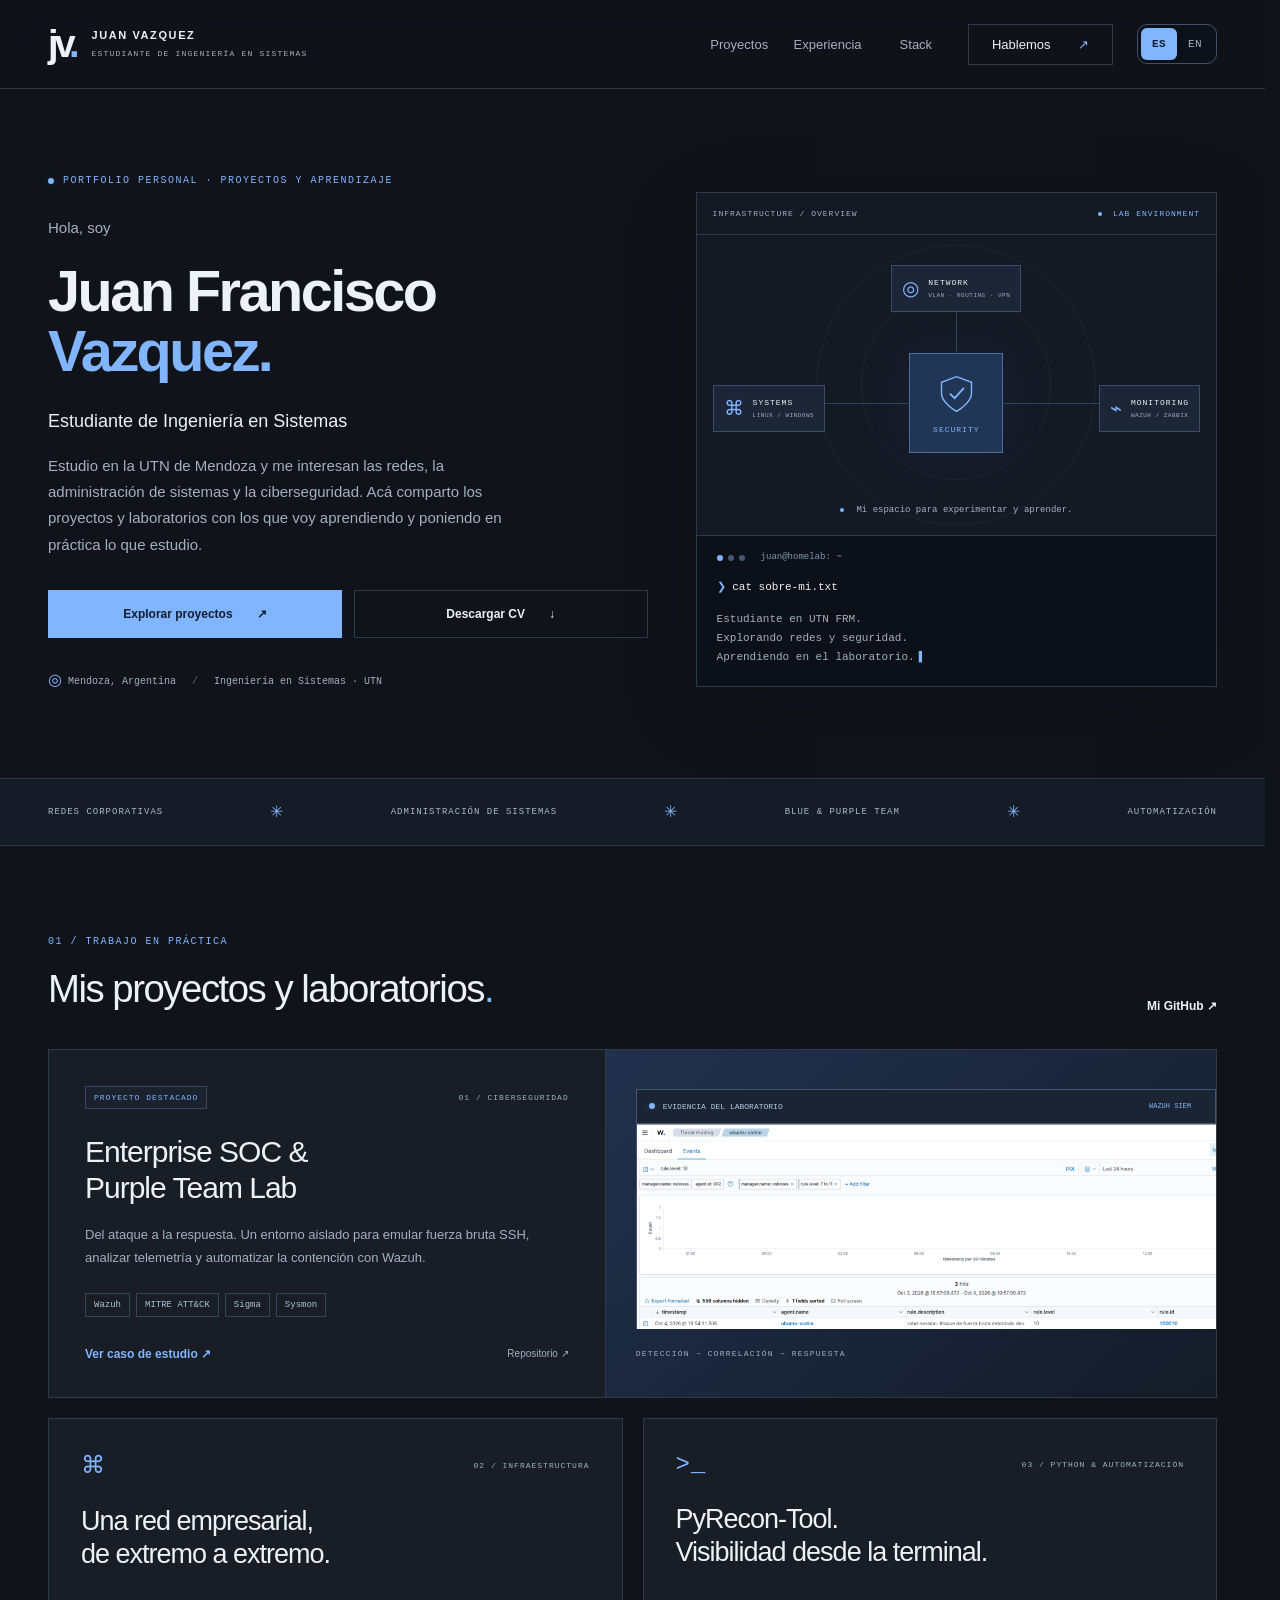
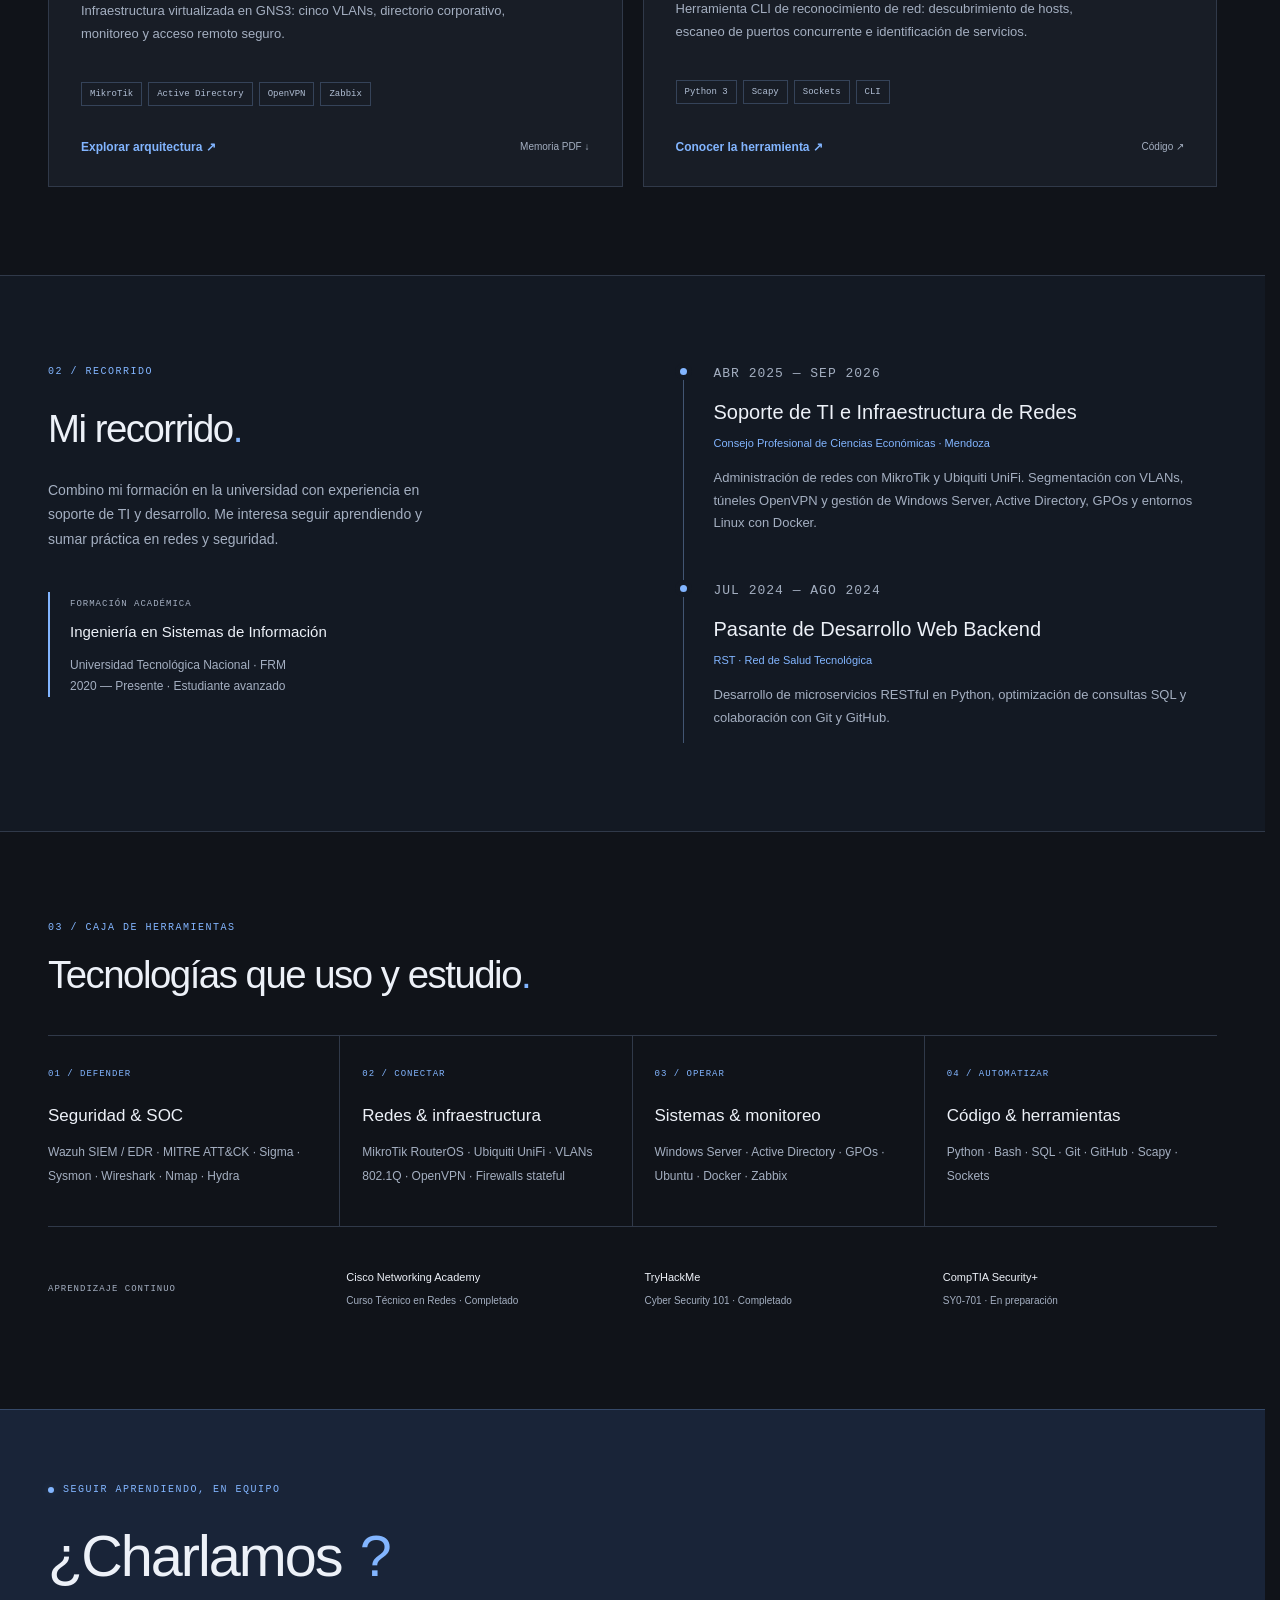
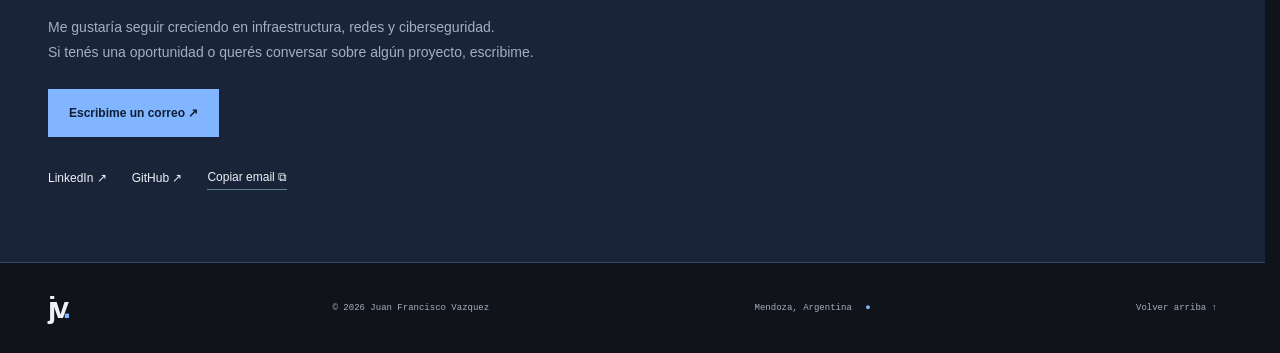
<file: index.html>
<!DOCTYPE html>
<html lang="es">
<head>
<meta charset="utf-8"><meta name="viewport" content="width=device-width, initial-scale=1">
<title>Juan Francisco Vazquez · Estudiante de Ingeniería en Sistemas</title>
<meta name="description" content="Soy Juan Francisco Vazquez, estudiante avanzado de Ingeniería en Sistemas. Redes corporativas, administración de sistemas y laboratorios de ciberseguridad en Mendoza, Argentina.">
<meta name="theme-color" content="#101319"><link rel="canonical" href="https://jusnock.github.io/">
<meta property="og:type" content="website"><meta property="og:title" content="Juan Francisco Vazquez · Estudiante de Ingeniería en Sistemas"><meta property="og:description" content="Mi portfolio como estudiante: proyectos, laboratorios de redes y ciberseguridad, experiencia y contacto."><meta property="og:url" content="https://jusnock.github.io/"><meta property="og:image" content="https://jusnock.github.io/assets/jv_logo_transparent.png">
<link rel="icon" href="assets/jv_logo_transparent.png"><link rel="stylesheet" href="stylesheets/home.css">
<script src="javascripts/home-i18n.js" defer></script>
<script src="javascripts/home.js" defer></script>
</head>
<body>
<a class="skip-link" href="#contenido">Saltar al contenido</a>
<header class="header"><div class="container nav-wrap">
<a class="brand" href="#home" aria-label="Juan Vazquez, inicio"><span class="brand-mark">jv<span>.</span></span><span>JUAN VAZQUEZ<span class="brand-sub">ESTUDIANTE DE INGENIERÍA EN SISTEMAS</span></span></a>
<button id="language-toggle" class="language-toggle" type="button" aria-label="Switch to English" aria-pressed="false" disabled><span class="language-option" data-language="es" lang="es" aria-hidden="true">ES</span><span class="language-option" data-language="en" lang="en" aria-hidden="true">EN</span></button>
<button class="menu-toggle" aria-expanded="false" aria-controls="navigation">Menú <span aria-hidden="true">☰</span></button>
<nav id="navigation" aria-label="Navegación principal"><a href="#projects">Proyectos</a><a href="#experience">Experiencia</a><a href="#skills">Stack</a><a class="nav-contact" href="#contact">Hablemos <span aria-hidden="true">↗</span></a></nav>
</div></header>
<main id="contenido">
<section class="hero container" id="home">
<div class="hero-copy"><p class="eyebrow"><span class="status-dot"></span> PORTFOLIO PERSONAL · PROYECTOS Y APRENDIZAJE</p>
<p class="intro">Hola, soy</p>
<h1>Juan Francisco<br><span>Vazquez.</span></h1><p class="student-role">Estudiante de Ingeniería en Sistemas</p>
<p class="hero-description">Estudio en la UTN de Mendoza y me interesan las redes, la administración de sistemas y la ciberseguridad. Acá comparto los proyectos y laboratorios con los que voy aprendiendo y poniendo en práctica lo que estudio.</p>
<div class="actions"><a class="button primary" href="#projects">Explorar proyectos <span aria-hidden="true">↗</span></a><a class="button secondary" href="assets/CV-Juan-Francisco-Vazquez.pdf" download>Descargar CV <span aria-hidden="true">↓</span></a></div>
<p class="location"><span aria-hidden="true">◎</span> Mendoza, Argentina <span class="divider">/</span> Ingeniería en Sistemas · UTN</p></div>
<div class="hero-visual" aria-label="Diagrama conceptual de infraestructura: red, firewall y monitoreo SIEM">
<div class="visual-heading"><span>INFRASTRUCTURE / OVERVIEW</span><span class="live"><i></i> LAB ENVIRONMENT</span></div>
<div class="network-map"><div class="orbit orbit-one"></div><div class="orbit orbit-two"></div><div class="connection vertical"></div><div class="connection horizontal"></div>
<div class="network-node node-top"><span class="node-icon">◎</span><span>NETWORK<small>VLAN · ROUTING · VPN</small></span></div>
<div class="network-node node-left"><span class="node-icon">⌘</span><span>SYSTEMS<small>LINUX / WINDOWS</small></span></div>
<div class="network-core"><svg viewBox="0 0 48 48" fill="none" aria-hidden="true"><path d="M24 5 40 11v12c0 10-16 19-16 19S8 33 8 23V11L24 5Z" stroke="currentColor" stroke-width="1.5"/><path d="m17 23 5 5 10-11" stroke="currentColor" stroke-width="2"/></svg><span>SECURITY</span></div>
<div class="network-node node-right"><span class="node-icon">⌁</span><span>MONITORING<small>WAZUH / ZABBIX</small></span></div>
<div class="map-caption"><span class="status-dot"></span> Mi espacio para experimentar y aprender.</div></div>
<div class="terminal"><div class="terminal-bar"><span><i></i><i></i><i></i></span>juan@homelab: ~</div><p><span class="prompt">❯</span> cat sobre-mi.txt</p><p class="terminal-output">Estudiante en UTN FRM.<br>Explorando redes y seguridad.<br>Aprendiendo en el laboratorio.<span class="cursor">▌</span></p></div>
</div></section>
<div class="specialties"><div class="container"><span>REDES CORPORATIVAS</span><i>✳</i><span>ADMINISTRACIÓN DE SISTEMAS</span><i>✳</i><span>BLUE & PURPLE TEAM</span><i>✳</i><span>AUTOMATIZACIÓN</span></div></div>
<section class="section container" id="projects"><div class="section-heading"><div><p class="eyebrow">01 / TRABAJO EN PRÁCTICA</p><h2>Mis proyectos y laboratorios<span>.</span></h2></div><a class="text-link" href="https://github.com/Jusnock" target="_blank" rel="noopener noreferrer">Mi GitHub <span aria-hidden="true">↗</span></a></div>
<article class="featured project"><div class="project-copy"><div class="project-meta"><span class="pill">PROYECTO DESTACADO</span><span>01 / CIBERSEGURIDAD</span></div><h3>Enterprise SOC &<br>Purple Team Lab</h3><p>Del ataque a la respuesta. Un entorno aislado para emular fuerza bruta SSH, analizar telemetría y automatizar la contención con Wazuh.</p><div class="tags"><span>Wazuh</span><span>MITRE ATT&CK</span><span>Sigma</span><span>Sysmon</span></div><div class="project-links"><a class="text-link" href="proyectos/purple-team-soc-lab/">Ver caso de estudio ↗</a><a href="https://github.com/Jusnock/purple-team-soc-lab" target="_blank" rel="noopener noreferrer">Repositorio ↗</a></div></div><a class="project-image" href="proyectos/purple-team-soc-lab/" aria-label="Ver el caso de estudio del laboratorio SOC"><div class="image-bar"><span class="status-dot"></span> EVIDENCIA DEL LABORATORIO <span>WAZUH SIEM</span></div><img src="assets/purple-team-soc-lab/03_wazuh_level10_dashboard.png" alt="Dashboard de Wazuh con eventos de seguridad del laboratorio Purple Team" loading="lazy" width="900" height="506"><div class="image-caption">DETECCIÓN → CORRELACIÓN → RESPUESTA</div></a></article>
<div class="project-grid"><article class="project compact"><div class="project-meta"><span class="project-symbol" aria-hidden="true">⌘</span><span>02 / INFRAESTRUCTURA</span></div><h3>Una red empresarial,<br>de extremo a extremo.</h3><p>Infraestructura virtualizada en GNS3: cinco VLANs, directorio corporativo, monitoreo y acceso remoto seguro.</p><div class="tags"><span>MikroTik</span><span>Active Directory</span><span>OpenVPN</span><span>Zabbix</span></div><div class="project-links"><a class="text-link" href="proyectos/red-empresarial-virtualizada/">Explorar arquitectura ↗</a><a href="assets/Proyecto-Red-Memoria-Tecnica.pdf">Memoria PDF ↓</a></div></article>
<article class="project compact"><div class="project-meta"><span class="project-symbol" aria-hidden="true">&gt;_</span><span>03 / PYTHON & AUTOMATIZACIÓN</span></div><h3>PyRecon-Tool.<br>Visibilidad desde la terminal.</h3><p>Herramienta CLI de reconocimiento de red: descubrimiento de hosts, escaneo de puertos concurrente e identificación de servicios.</p><div class="tags"><span>Python 3</span><span>Scapy</span><span>Sockets</span><span>CLI</span></div><div class="project-links"><a class="text-link" href="proyectos/pyrecon-tool/">Conocer la herramienta ↗</a><a href="https://github.com/Jusnock/PyRecon-Tool" target="_blank" rel="noopener noreferrer">Código ↗</a></div></article></div></section>
<section class="section experience-section" id="experience"><div class="container experience-layout"><div><p class="eyebrow">02 / RECORRIDO</p><h2>Mi recorrido<span>.</span></h2><p class="section-description">Combino mi formación en la universidad con experiencia en soporte de TI y desarrollo. Me interesa seguir aprendiendo y sumar práctica en redes y seguridad.</p><div class="education"><span class="small-label">FORMACIÓN ACADÉMICA</span><h3>Ingeniería en Sistemas de Información</h3><p>Universidad Tecnológica Nacional · FRM<br>2020 — Presente · Estudiante avanzado</p></div></div><div class="timeline"><article><p class="small-label">ABR 2025 — SEP 2026</p><h3>Soporte de TI e Infraestructura de Redes</h3><p class="company">Consejo Profesional de Ciencias Económicas · Mendoza</p><p>Administración de redes con MikroTik y Ubiquiti UniFi. Segmentación con VLANs, túneles OpenVPN y gestión de Windows Server, Active Directory, GPOs y entornos Linux con Docker.</p></article><article><p class="small-label">JUL 2024 — AGO 2024</p><h3>Pasante de Desarrollo Web Backend</h3><p class="company">RST · Red de Salud Tecnológica</p><p>Desarrollo de microservicios RESTful en Python, optimización de consultas SQL y colaboración con Git y GitHub.</p></article></div></div></section>
<section class="section container" id="skills"><div class="section-heading"><div><p class="eyebrow">03 / CAJA DE HERRAMIENTAS</p><h2>Tecnologías que uso y estudio<span>.</span></h2></div></div><div class="stack-grid"><article class="stack-item"><span class="small-label">01 / DEFENDER</span><h3>Seguridad & SOC</h3><p>Wazuh SIEM / EDR · MITRE ATT&CK · Sigma · Sysmon · Wireshark · Nmap · Hydra</p></article><article class="stack-item"><span class="small-label">02 / CONECTAR</span><h3>Redes & infraestructura</h3><p>MikroTik RouterOS · Ubiquiti UniFi · VLANs 802.1Q · OpenVPN · Firewalls stateful</p></article><article class="stack-item"><span class="small-label">03 / OPERAR</span><h3>Sistemas & monitoreo</h3><p>Windows Server · Active Directory · GPOs · Ubuntu · Docker · Zabbix</p></article><article class="stack-item"><span class="small-label">04 / AUTOMATIZAR</span><h3>Código & herramientas</h3><p>Python · Bash · SQL · Git · GitHub · Scapy · Sockets</p></article></div><div class="learning"><span class="small-label">APRENDIZAJE CONTINUO</span><p>Cisco Networking Academy <span>Curso Técnico en Redes · Completado</span></p><p>TryHackMe <span>Cyber Security 101 · Completado</span></p><p>CompTIA Security+ <span>SY0-701 · En preparación</span></p></div></section>
<section class="contact-section" id="contact"><div class="container"><p class="eyebrow"><span class="status-dot"></span> SEGUIR APRENDIENDO, EN EQUIPO</p><h2>¿Charlamos<span>?</span></h2><p>Me gustaría seguir creciendo en infraestructura, redes y ciberseguridad.<br>Si tenés una oportunidad o querés conversar sobre algún proyecto, escribime.</p><a class="button primary" href="mailto:vazquezjuanfrancisco49@gmail.com">Escribime un correo ↗</a><div class="social-links"><a href="https://linkedin.com/in/juan-francisco-vazquez-0aaa94218" target="_blank" rel="noopener noreferrer">LinkedIn ↗</a><a href="https://github.com/Jusnock" target="_blank" rel="noopener noreferrer">GitHub ↗</a><button id="copy-email" type="button">Copiar email <span aria-hidden="true">⧉</span></button><span id="copy-status" role="status" aria-live="polite"></span></div></div></section>
</main><footer class="container footer"><a class="brand-mark" href="#home" aria-label="Volver al inicio">jv<span>.</span></a><p>© 2026 Juan Francisco Vazquez</p><p>Mendoza, Argentina <span class="footer-dot">●</span></p><a href="#home">Volver arriba ↑</a></footer>
</body></html>
</file>
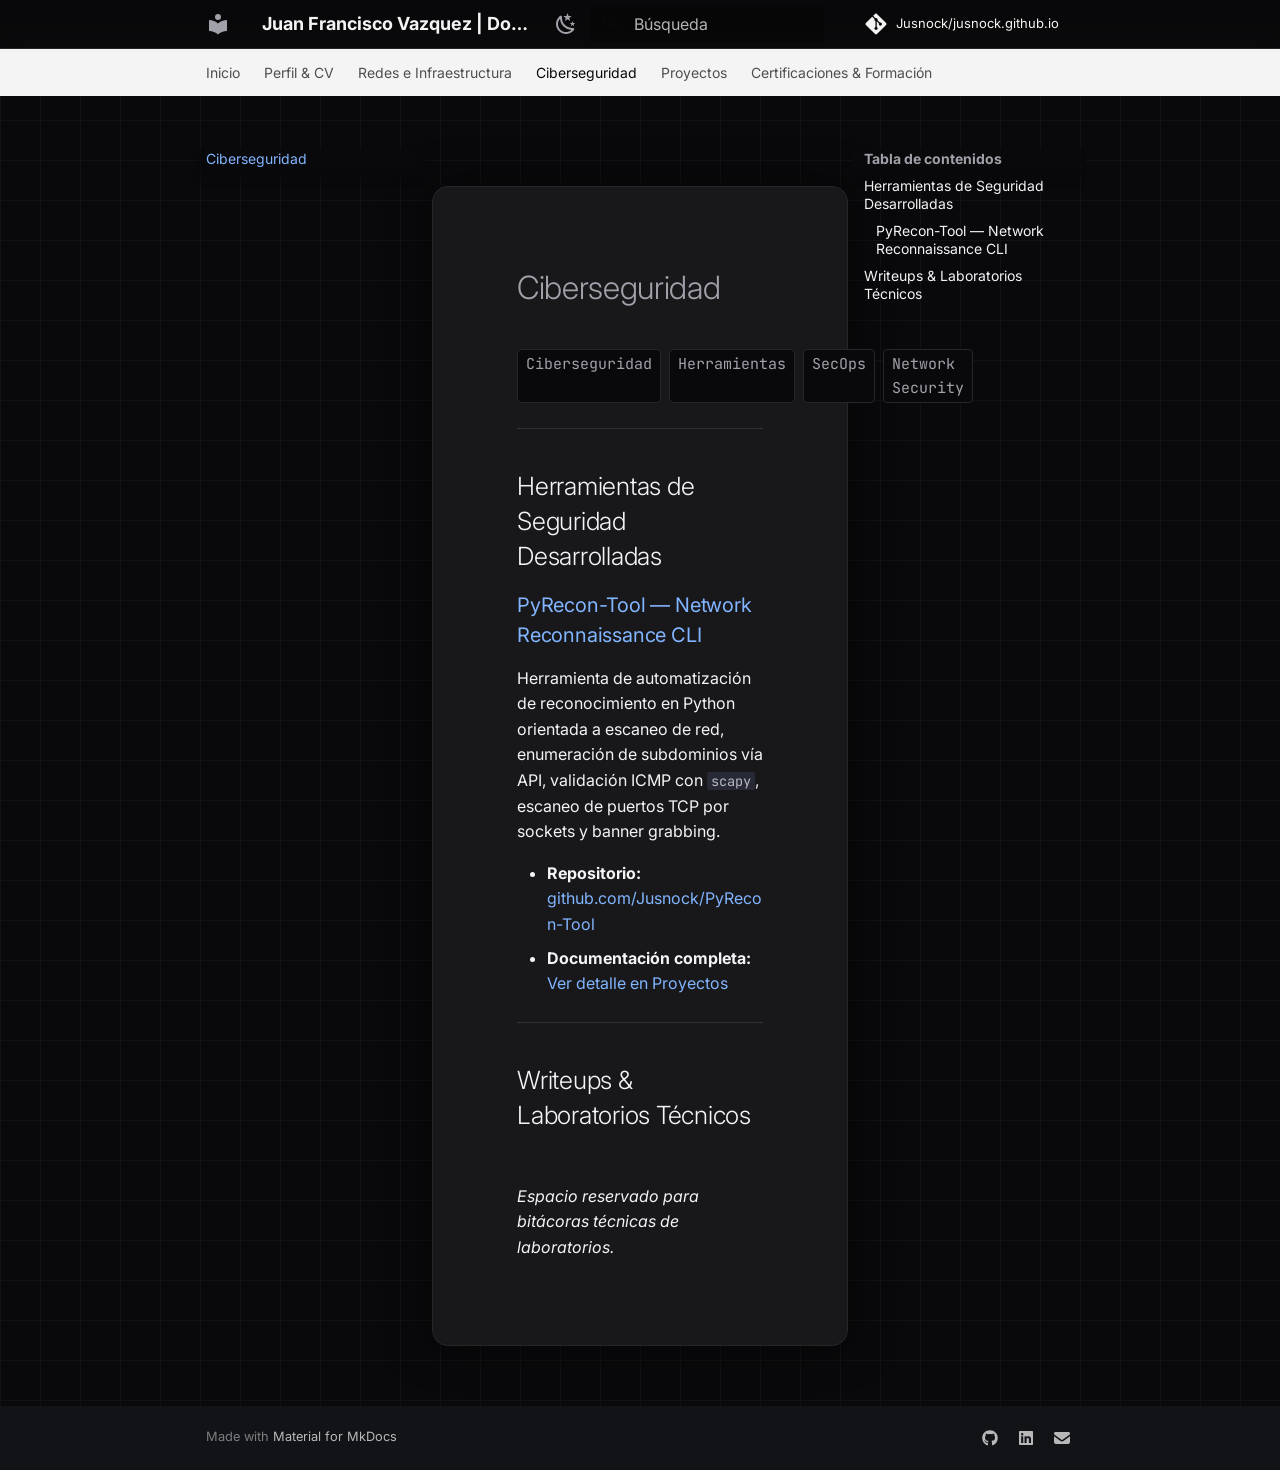
<file: ciberseguridad/index.html>
<!doctype html>
<html lang="es" class="no-js">
  <head>
    
      <meta charset="utf-8">
      <meta name="viewport" content="width=device-width,initial-scale=1">
      
        <meta name="description" content="Documentación técnica, casos de estudio en redes, infraestructura SysAdmin y laboratorios de Ciberseguridad.">
      
      
        <meta name="author" content="Juan Francisco Vazquez">
      
      
        <link rel="canonical" href="https://jusnock.github.io/ciberseguridad/">
      
      
        <link rel="prev" href="../redes-infra/">
      
      
        <link rel="next" href="../proyectos/">
      
      
        
      
      
      <link rel="icon" href="../assets/images/favicon.png">
      <meta name="generator" content="mkdocs-1.6.1, mkdocs-material-9.7.7">
    
    
      
        <title>Ciberseguridad - Juan Francisco Vazquez | Docs & Labs</title>
      
    
    
      <link rel="stylesheet" href="../assets/stylesheets/main.ec1eaa64.min.css">
      
        
        <link rel="stylesheet" href="../assets/stylesheets/palette.ab4e12ef.min.css">
      
      


    
    
      
    
    
      
        
        
        <link rel="preconnect" href="https://fonts.gstatic.com" crossorigin>
        <link rel="stylesheet" href="https://fonts.googleapis.com/css?family=Plus+Jakarta+Sans:300,300i,400,400i,700,700i%7CJetBrains+Mono:400,400i,700,700i&display=fallback">
        <style>:root{--md-text-font:"Plus Jakarta Sans";--md-code-font:"JetBrains Mono"}</style>
      
    
    
      <link rel="stylesheet" href="../stylesheets/extra.css">
    
    <script>__md_scope=new URL("..",location),__md_hash=e=>[...e].reduce(((e,_)=>(e<<5)-e+_.charCodeAt(0)),0),__md_get=(e,_=localStorage,t=__md_scope)=>JSON.parse(_.getItem(t.pathname+"."+e)),__md_set=(e,_,t=localStorage,a=__md_scope)=>{try{t.setItem(a.pathname+"."+e,JSON.stringify(_))}catch(e){}}</script>
    
      

    
    
  </head>
  
  
    
    
      
    
    
    
    
    <body dir="ltr" data-md-color-scheme="slate" data-md-color-primary="slate" data-md-color-accent="indigo">
  
    
    <input class="md-toggle" data-md-toggle="drawer" type="checkbox" id="__drawer" autocomplete="off">
    <input class="md-toggle" data-md-toggle="search" type="checkbox" id="__search" autocomplete="off">
    <label class="md-overlay" for="__drawer"></label>
    <div data-md-component="skip">
      
        
        <a href="#ciberseguridad" class="md-skip">
          Saltar a contenido
        </a>
      
    </div>
    <div data-md-component="announce">
      
    </div>
    
    
      

<header class="md-header" data-md-component="header">
  <nav class="md-header__inner md-grid" aria-label="Cabecera">
    <a href=".." title="Juan Francisco Vazquez | Docs &amp; Labs" class="md-header__button md-logo" aria-label="Juan Francisco Vazquez | Docs & Labs" data-md-component="logo">
      
  
  <svg xmlns="http://www.w3.org/2000/svg" viewBox="0 0 24 24"><path d="M12 8a3 3 0 0 0 3-3 3 3 0 0 0-3-3 3 3 0 0 0-3 3 3 3 0 0 0 3 3m0 3.54C9.64 9.35 6.5 8 3 8v11c3.5 0 6.64 1.35 9 3.54 2.36-2.19 5.5-3.54 9-3.54V8c-3.5 0-6.64 1.35-9 3.54"/></svg>

    </a>
    <label class="md-header__button md-icon" for="__drawer">
      
      <svg xmlns="http://www.w3.org/2000/svg" viewBox="0 0 24 24"><path d="M3 6h18v2H3zm0 5h18v2H3zm0 5h18v2H3z"/></svg>
    </label>
    <div class="md-header__title" data-md-component="header-title">
      <div class="md-header__ellipsis">
        <div class="md-header__topic">
          <span class="md-ellipsis">
            Juan Francisco Vazquez | Docs & Labs
          </span>
        </div>
        <div class="md-header__topic" data-md-component="header-topic">
          <span class="md-ellipsis">
            
              Ciberseguridad
            
          </span>
        </div>
      </div>
    </div>
    
      
        <form class="md-header__option" data-md-component="palette">
  
    
    
    
    <input class="md-option" data-md-color-media="" data-md-color-scheme="slate" data-md-color-primary="slate" data-md-color-accent="indigo"  aria-label="Modo claro"  type="radio" name="__palette" id="__palette_0">
    
      <label class="md-header__button md-icon" title="Modo claro" for="__palette_1" hidden>
        <svg xmlns="http://www.w3.org/2000/svg" viewBox="0 0 24 24"><path d="m17.75 4.09-2.53 1.94.91 3.06-2.63-1.81-2.63 1.81.91-3.06-2.53-1.94L12.44 4l1.06-3 1.06 3zm3.5 6.91-1.64 1.25.59 1.98-1.7-1.17-1.7 1.17.59-1.98L15.75 11l2.06-.05L18.5 9l.69 1.95zm-2.28 4.95c.83-.08 1.72 1.1 1.19 1.85-.32.45-.66.87-1.08 1.27C15.17 23 8.84 23 4.94 19.07c-3.91-3.9-3.91-10.24 0-14.14.4-.4.82-.76 1.27-1.08.75-.53 1.93.36 1.85 1.19-.27 2.86.69 5.83 2.89 8.02a9.96 9.96 0 0 0 8.02 2.89m-1.64 2.02a12.08 12.08 0 0 1-7.8-3.47c-2.17-2.19-3.33-5-3.49-7.82-2.81 3.14-2.7 7.96.31 10.98 3.02 3.01 7.84 3.12 10.98.31"/></svg>
      </label>
    
  
    
    
    
    <input class="md-option" data-md-color-media="" data-md-color-scheme="default" data-md-color-primary="slate" data-md-color-accent="indigo"  aria-label="Modo oscuro"  type="radio" name="__palette" id="__palette_1">
    
      <label class="md-header__button md-icon" title="Modo oscuro" for="__palette_0" hidden>
        <svg xmlns="http://www.w3.org/2000/svg" viewBox="0 0 24 24"><path d="M12 7a5 5 0 0 1 5 5 5 5 0 0 1-5 5 5 5 0 0 1-5-5 5 5 0 0 1 5-5m0 2a3 3 0 0 0-3 3 3 3 0 0 0 3 3 3 3 0 0 0 3-3 3 3 0 0 0-3-3m0-7 2.39 3.42C13.65 5.15 12.84 5 12 5s-1.65.15-2.39.42zM3.34 7l4.16-.35A7.2 7.2 0 0 0 5.94 8.5c-.44.74-.69 1.5-.83 2.29zm.02 10 1.76-3.77a7.131 7.131 0 0 0 2.38 4.14zM20.65 7l-1.77 3.79a7.02 7.02 0 0 0-2.38-4.15zm-.01 10-4.14.36c.59-.51 1.12-1.14 1.54-1.86.42-.73.69-1.5.83-2.29zM12 22l-2.41-3.44c.74.27 1.55.44 2.41.44.82 0 1.63-.17 2.37-.44z"/></svg>
      </label>
    
  
</form>
      
    
    
      <script>var palette=__md_get("__palette");if(palette&&palette.color){if("(prefers-color-scheme)"===palette.color.media){var media=matchMedia("(prefers-color-scheme: light)"),input=document.querySelector(media.matches?"[data-md-color-media='(prefers-color-scheme: light)']":"[data-md-color-media='(prefers-color-scheme: dark)']");palette.color.media=input.getAttribute("data-md-color-media"),palette.color.scheme=input.getAttribute("data-md-color-scheme"),palette.color.primary=input.getAttribute("data-md-color-primary"),palette.color.accent=input.getAttribute("data-md-color-accent")}for(var[key,value]of Object.entries(palette.color))document.body.setAttribute("data-md-color-"+key,value)}</script>
    
    
    
      
      
        <label class="md-header__button md-icon" for="__search">
          
          <svg xmlns="http://www.w3.org/2000/svg" viewBox="0 0 24 24"><path d="M9.5 3A6.5 6.5 0 0 1 16 9.5c0 1.61-.59 3.09-1.56 4.23l.27.27h.79l5 5-1.5 1.5-5-5v-.79l-.27-.27A6.52 6.52 0 0 1 9.5 16 6.5 6.5 0 0 1 3 9.5 6.5 6.5 0 0 1 9.5 3m0 2C7 5 5 7 5 9.5S7 14 9.5 14 14 12 14 9.5 12 5 9.5 5"/></svg>
        </label>
        <div class="md-search" data-md-component="search" role="dialog">
  <label class="md-search__overlay" for="__search"></label>
  <div class="md-search__inner" role="search">
    <form class="md-search__form" name="search">
      <input type="text" class="md-search__input" name="query" aria-label="Búsqueda" placeholder="Búsqueda" autocapitalize="off" autocorrect="off" autocomplete="off" spellcheck="false" data-md-component="search-query" required>
      <label class="md-search__icon md-icon" for="__search">
        
        <svg xmlns="http://www.w3.org/2000/svg" viewBox="0 0 24 24"><path d="M9.5 3A6.5 6.5 0 0 1 16 9.5c0 1.61-.59 3.09-1.56 4.23l.27.27h.79l5 5-1.5 1.5-5-5v-.79l-.27-.27A6.52 6.52 0 0 1 9.5 16 6.5 6.5 0 0 1 3 9.5 6.5 6.5 0 0 1 9.5 3m0 2C7 5 5 7 5 9.5S7 14 9.5 14 14 12 14 9.5 12 5 9.5 5"/></svg>
        
        <svg xmlns="http://www.w3.org/2000/svg" viewBox="0 0 24 24"><path d="M20 11v2H8l5.5 5.5-1.42 1.42L4.16 12l7.92-7.92L13.5 5.5 8 11z"/></svg>
      </label>
      <nav class="md-search__options" aria-label="Buscar">
        
        <button type="reset" class="md-search__icon md-icon" title="Limpiar" aria-label="Limpiar" tabindex="-1">
          
          <svg xmlns="http://www.w3.org/2000/svg" viewBox="0 0 24 24"><path d="M19 6.41 17.59 5 12 10.59 6.41 5 5 6.41 10.59 12 5 17.59 6.41 19 12 13.41 17.59 19 19 17.59 13.41 12z"/></svg>
        </button>
      </nav>
      
        <div class="md-search__suggest" data-md-component="search-suggest"></div>
      
    </form>
    <div class="md-search__output">
      <div class="md-search__scrollwrap" tabindex="0" data-md-scrollfix>
        <div class="md-search-result" data-md-component="search-result">
          <div class="md-search-result__meta">
            Inicializando búsqueda
          </div>
          <ol class="md-search-result__list" role="presentation"></ol>
        </div>
      </div>
    </div>
  </div>
</div>
      
    
    
      <div class="md-header__source">
        <a href="https://github.com/Jusnock" title="Ir al repositorio" class="md-source" data-md-component="source">
  <div class="md-source__icon md-icon">
    
    <svg xmlns="http://www.w3.org/2000/svg" viewBox="0 0 448 512"><!--! Font Awesome Free 7.1.0 by @fontawesome - https://fontawesome.com License - https://fontawesome.com/license/free (Icons: CC BY 4.0, Fonts: SIL OFL 1.1, Code: MIT License) Copyright 2025 Fonticons, Inc.--><path d="M439.6 236.1 244 40.5c-5.4-5.5-12.8-8.5-20.4-8.5s-15 3-20.4 8.4L162.5 81l51.5 51.5c27.1-9.1 52.7 16.8 43.4 43.7l49.7 49.7c34.2-11.8 61.2 31 35.5 56.7-26.5 26.5-70.2-2.9-56-37.3L240.3 199v121.9c25.3 12.5 22.3 41.8 9.1 55-6.4 6.4-15.2 10.1-24.3 10.1s-17.8-3.6-24.3-10.1c-17.6-17.6-11.1-46.9 11.2-56v-123c-20.8-8.5-24.6-30.7-18.6-45L142.6 101 8.5 235.1C3 240.6 0 247.9 0 255.5s3 15 8.5 20.4l195.6 195.7c5.4 5.4 12.7 8.4 20.4 8.4s15-3 20.4-8.4l194.7-194.7c5.4-5.4 8.4-12.8 8.4-20.4s-3-15-8.4-20.4"/></svg>
  </div>
  <div class="md-source__repository">
    Jusnock/jusnock.github.io
  </div>
</a>
      </div>
    
  </nav>
  
</header>
    
    <div class="md-container" data-md-component="container">
      
      
        
          
            
<nav class="md-tabs" aria-label="Pestañas" data-md-component="tabs">
  <div class="md-grid">
    <ul class="md-tabs__list">
      
        
  
  
  
  
    <li class="md-tabs__item">
      <a href=".." class="md-tabs__link">
        
  
  
    
  
  Inicio

      </a>
    </li>
  

      
        
  
  
  
  
    <li class="md-tabs__item">
      <a href="../sobre-mi/" class="md-tabs__link">
        
  
  
    
  
  Perfil & CV

      </a>
    </li>
  

      
        
  
  
  
  
    <li class="md-tabs__item">
      <a href="../redes-infra/" class="md-tabs__link">
        
  
  
    
  
  Redes e Infraestructura

      </a>
    </li>
  

      
        
  
  
  
    
  
  
    <li class="md-tabs__item md-tabs__item--active">
      <a href="./" class="md-tabs__link">
        
  
  
    
  
  Ciberseguridad

      </a>
    </li>
  

      
        
  
  
  
  
    
    
      <li class="md-tabs__item">
        <a href="../proyectos/" class="md-tabs__link">
          
  
  
  Proyectos

        </a>
      </li>
    
  

      
        
  
  
  
  
    <li class="md-tabs__item">
      <a href="../certificaciones/" class="md-tabs__link">
        
  
  
    
  
  Certificaciones & Formación

      </a>
    </li>
  

      
    </ul>
  </div>
</nav>
          
        
      
      <main class="md-main" data-md-component="main">
        <div class="md-main__inner md-grid">
          
            
              
              <div class="md-sidebar md-sidebar--primary" data-md-component="sidebar" data-md-type="navigation" >
                <div class="md-sidebar__scrollwrap">
                  <div class="md-sidebar__inner">
                    


  


<nav class="md-nav md-nav--primary md-nav--lifted" aria-label="Navegación" data-md-level="0">
  <label class="md-nav__title" for="__drawer">
    <a href=".." title="Juan Francisco Vazquez | Docs &amp; Labs" class="md-nav__button md-logo" aria-label="Juan Francisco Vazquez | Docs & Labs" data-md-component="logo">
      
  
  <svg xmlns="http://www.w3.org/2000/svg" viewBox="0 0 24 24"><path d="M12 8a3 3 0 0 0 3-3 3 3 0 0 0-3-3 3 3 0 0 0-3 3 3 3 0 0 0 3 3m0 3.54C9.64 9.35 6.5 8 3 8v11c3.5 0 6.64 1.35 9 3.54 2.36-2.19 5.5-3.54 9-3.54V8c-3.5 0-6.64 1.35-9 3.54"/></svg>

    </a>
    Juan Francisco Vazquez | Docs & Labs
  </label>
  
    <div class="md-nav__source">
      <a href="https://github.com/Jusnock" title="Ir al repositorio" class="md-source" data-md-component="source">
  <div class="md-source__icon md-icon">
    
    <svg xmlns="http://www.w3.org/2000/svg" viewBox="0 0 448 512"><!--! Font Awesome Free 7.1.0 by @fontawesome - https://fontawesome.com License - https://fontawesome.com/license/free (Icons: CC BY 4.0, Fonts: SIL OFL 1.1, Code: MIT License) Copyright 2025 Fonticons, Inc.--><path d="M439.6 236.1 244 40.5c-5.4-5.5-12.8-8.5-20.4-8.5s-15 3-20.4 8.4L162.5 81l51.5 51.5c27.1-9.1 52.7 16.8 43.4 43.7l49.7 49.7c34.2-11.8 61.2 31 35.5 56.7-26.5 26.5-70.2-2.9-56-37.3L240.3 199v121.9c25.3 12.5 22.3 41.8 9.1 55-6.4 6.4-15.2 10.1-24.3 10.1s-17.8-3.6-24.3-10.1c-17.6-17.6-11.1-46.9 11.2-56v-123c-20.8-8.5-24.6-30.7-18.6-45L142.6 101 8.5 235.1C3 240.6 0 247.9 0 255.5s3 15 8.5 20.4l195.6 195.7c5.4 5.4 12.7 8.4 20.4 8.4s15-3 20.4-8.4l194.7-194.7c5.4-5.4 8.4-12.8 8.4-20.4s-3-15-8.4-20.4"/></svg>
  </div>
  <div class="md-source__repository">
    Jusnock/jusnock.github.io
  </div>
</a>
    </div>
  
  <ul class="md-nav__list" data-md-scrollfix>
    
      
      
  
  
  
  
    <li class="md-nav__item">
      <a href=".." class="md-nav__link">
        
  
  
  <span class="md-ellipsis">
    
  
    Inicio
  

    
  </span>
  
  

      </a>
    </li>
  

    
      
      
  
  
  
  
    <li class="md-nav__item">
      <a href="../sobre-mi/" class="md-nav__link">
        
  
  
  <span class="md-ellipsis">
    
  
    Perfil & CV
  

    
  </span>
  
  

      </a>
    </li>
  

    
      
      
  
  
  
  
    <li class="md-nav__item">
      <a href="../redes-infra/" class="md-nav__link">
        
  
  
  <span class="md-ellipsis">
    
  
    Redes e Infraestructura
  

    
  </span>
  
  

      </a>
    </li>
  

    
      
      
  
  
    
  
  
  
    <li class="md-nav__item md-nav__item--active">
      
      <input class="md-nav__toggle md-toggle" type="checkbox" id="__toc">
      
      
        
      
      
        <label class="md-nav__link md-nav__link--active" for="__toc">
          
  
  
  <span class="md-ellipsis">
    
  
    Ciberseguridad
  

    
  </span>
  
  

          <span class="md-nav__icon md-icon"></span>
        </label>
      
      <a href="./" class="md-nav__link md-nav__link--active">
        
  
  
  <span class="md-ellipsis">
    
  
    Ciberseguridad
  

    
  </span>
  
  

      </a>
      
        

<nav class="md-nav md-nav--secondary" aria-label="Tabla de contenidos">
  
  
  
    
  
  
    <label class="md-nav__title" for="__toc">
      <span class="md-nav__icon md-icon"></span>
      Tabla de contenidos
    </label>
    <ul class="md-nav__list" data-md-component="toc" data-md-scrollfix>
      
        <li class="md-nav__item">
  <a href="#herramientas-de-seguridad-desarrolladas" class="md-nav__link">
    <span class="md-ellipsis">
      
        Herramientas de Seguridad Desarrolladas
      
    </span>
  </a>
  
    <nav class="md-nav" aria-label="Herramientas de Seguridad Desarrolladas">
      <ul class="md-nav__list">
        
          <li class="md-nav__item">
  <a href="#pyrecon-tool-network-reconnaissance-cli" class="md-nav__link">
    <span class="md-ellipsis">
      
        PyRecon-Tool — Network Reconnaissance CLI
      
    </span>
  </a>
  
</li>
        
      </ul>
    </nav>
  
</li>
      
        <li class="md-nav__item">
  <a href="#writeups-laboratorios-tecnicos" class="md-nav__link">
    <span class="md-ellipsis">
      
        Writeups &amp; Laboratorios Técnicos
      
    </span>
  </a>
  
</li>
      
    </ul>
  
</nav>
      
    </li>
  

    
      
      
  
  
  
  
    
    
    
    
      
      
        
      
    
    
    <li class="md-nav__item md-nav__item--nested">
      
        
        
          
        
        <input class="md-nav__toggle md-toggle md-toggle--indeterminate" type="checkbox" id="__nav_5" >
        
          
          <label class="md-nav__link" for="__nav_5" id="__nav_5_label" tabindex="0">
            
  
  
  <span class="md-ellipsis">
    
  
    Proyectos
  

    
  </span>
  
  

            <span class="md-nav__icon md-icon"></span>
          </label>
        
        <nav class="md-nav" data-md-level="1" aria-labelledby="__nav_5_label" aria-expanded="false">
          <label class="md-nav__title" for="__nav_5">
            <span class="md-nav__icon md-icon"></span>
            
  
    Proyectos
  

          </label>
          <ul class="md-nav__list" data-md-scrollfix>
            
              
                
  
  
  
  
    <li class="md-nav__item">
      <a href="../proyectos/" class="md-nav__link">
        
  
  
  <span class="md-ellipsis">
    
  
    Índice de Proyectos
  

    
  </span>
  
  

      </a>
    </li>
  

              
            
              
                
  
  
  
  
    <li class="md-nav__item">
      <a href="../proyectos/red-empresarial-virtualizada/" class="md-nav__link">
        
  
  
  <span class="md-ellipsis">
    
  
    Red Empresarial Virtualizada
  

    
  </span>
  
  

      </a>
    </li>
  

              
            
              
                
  
  
  
  
    <li class="md-nav__item">
      <a href="../proyectos/pyrecon-tool/" class="md-nav__link">
        
  
  
  <span class="md-ellipsis">
    
  
    PyRecon-Tool
  

    
  </span>
  
  

      </a>
    </li>
  

              
            
          </ul>
        </nav>
      
    </li>
  

    
      
      
  
  
  
  
    <li class="md-nav__item">
      <a href="../certificaciones/" class="md-nav__link">
        
  
  
  <span class="md-ellipsis">
    
  
    Certificaciones & Formación
  

    
  </span>
  
  

      </a>
    </li>
  

    
  </ul>
</nav>
                  </div>
                </div>
              </div>
            
            
              
              <div class="md-sidebar md-sidebar--secondary" data-md-component="sidebar" data-md-type="toc" >
                <div class="md-sidebar__scrollwrap">
                  <div class="md-sidebar__inner">
                    

<nav class="md-nav md-nav--secondary" aria-label="Tabla de contenidos">
  
  
  
    
  
  
    <label class="md-nav__title" for="__toc">
      <span class="md-nav__icon md-icon"></span>
      Tabla de contenidos
    </label>
    <ul class="md-nav__list" data-md-component="toc" data-md-scrollfix>
      
        <li class="md-nav__item">
  <a href="#herramientas-de-seguridad-desarrolladas" class="md-nav__link">
    <span class="md-ellipsis">
      
        Herramientas de Seguridad Desarrolladas
      
    </span>
  </a>
  
    <nav class="md-nav" aria-label="Herramientas de Seguridad Desarrolladas">
      <ul class="md-nav__list">
        
          <li class="md-nav__item">
  <a href="#pyrecon-tool-network-reconnaissance-cli" class="md-nav__link">
    <span class="md-ellipsis">
      
        PyRecon-Tool — Network Reconnaissance CLI
      
    </span>
  </a>
  
</li>
        
      </ul>
    </nav>
  
</li>
      
        <li class="md-nav__item">
  <a href="#writeups-laboratorios-tecnicos" class="md-nav__link">
    <span class="md-ellipsis">
      
        Writeups &amp; Laboratorios Técnicos
      
    </span>
  </a>
  
</li>
      
    </ul>
  
</nav>
                  </div>
                </div>
              </div>
            
          
          
            <div class="md-content" data-md-component="content">
              
              <article class="md-content__inner md-typeset">
                
                  


  
  


<h1 id="ciberseguridad">Ciberseguridad<a class="headerlink" href="#ciberseguridad" title="Permanent link">&para;</a></h1>
<div style="display: flex; gap: 8px; margin-bottom: 20px;">
  <span class="badge-tag">Ciberseguridad</span>
  <span class="badge-tag">Herramientas</span>
  <span class="badge-tag">SecOps</span>
  <span class="badge-tag">Network Security</span>
</div>

<hr />
<h2 id="herramientas-de-seguridad-desarrolladas">Herramientas de Seguridad Desarrolladas<a class="headerlink" href="#herramientas-de-seguridad-desarrolladas" title="Permanent link">&para;</a></h2>
<h3 id="pyrecon-tool-network-reconnaissance-cli"><a href="../proyectos/pyrecon-tool/">PyRecon-Tool — Network Reconnaissance CLI</a><a class="headerlink" href="#pyrecon-tool-network-reconnaissance-cli" title="Permanent link">&para;</a></h3>
<p>Herramienta de automatización de reconocimiento en Python orientada a escaneo de red, enumeración de subdominios vía API, validación ICMP con <code>scapy</code>, escaneo de puertos TCP por sockets y banner grabbing.</p>
<ul>
<li><strong>Repositorio:</strong> <a href="https://github.com/Jusnock/PyRecon-Tool">github.com/Jusnock/PyRecon-Tool</a></li>
<li><strong>Documentación completa:</strong> <a href="../proyectos/pyrecon-tool/">Ver detalle en Proyectos</a></li>
</ul>
<hr />
<h2 id="writeups-laboratorios-tecnicos">Writeups &amp; Laboratorios Técnicos<a class="headerlink" href="#writeups-laboratorios-tecnicos" title="Permanent link">&para;</a></h2>
<p><em>Espacio reservado para bitácoras técnicas de laboratorios.</em></p>












                
              </article>
            </div>
          
          
  <script>var tabs=__md_get("__tabs");if(Array.isArray(tabs))e:for(var set of document.querySelectorAll(".tabbed-set")){var labels=set.querySelector(".tabbed-labels");for(var tab of tabs)for(var label of labels.getElementsByTagName("label"))if(label.innerText.trim()===tab){var input=document.getElementById(label.htmlFor);input.checked=!0;continue e}}</script>

<script>var target=document.getElementById(location.hash.slice(1));target&&target.name&&(target.checked=target.name.startsWith("__tabbed_"))</script>
        </div>
        
          <button type="button" class="md-top md-icon" data-md-component="top" hidden>
  
  <svg xmlns="http://www.w3.org/2000/svg" viewBox="0 0 24 24"><path d="M13 20h-2V8l-5.5 5.5-1.42-1.42L12 4.16l7.92 7.92-1.42 1.42L13 8z"/></svg>
  Volver al principio
</button>
        
      </main>
      
        <footer class="md-footer">
  
  <div class="md-footer-meta md-typeset">
    <div class="md-footer-meta__inner md-grid">
      <div class="md-copyright">
  
  
    Made with
    <a href="https://squidfunk.github.io/mkdocs-material/" target="_blank" rel="noopener">
      Material for MkDocs
    </a>
  
</div>
      
        
<div class="md-social">
  
    
    
    
    
    <a href="https://github.com/Jusnock" target="_blank" rel="noopener" title="GitHub" class="md-social__link">
      <svg xmlns="http://www.w3.org/2000/svg" viewBox="0 0 512 512"><!--! Font Awesome Free 7.1.0 by @fontawesome - https://fontawesome.com License - https://fontawesome.com/license/free (Icons: CC BY 4.0, Fonts: SIL OFL 1.1, Code: MIT License) Copyright 2025 Fonticons, Inc.--><path d="M173.9 397.4c0 2-2.3 3.6-5.2 3.6-3.3.3-5.6-1.3-5.6-3.6 0-2 2.3-3.6 5.2-3.6 3-.3 5.6 1.3 5.6 3.6m-31.1-4.5c-.7 2 1.3 4.3 4.3 4.9 2.6 1 5.6 0 6.2-2s-1.3-4.3-4.3-5.2c-2.6-.7-5.5.3-6.2 2.3m44.2-1.7c-2.9.7-4.9 2.6-4.6 4.9.3 2 2.9 3.3 5.9 2.6 2.9-.7 4.9-2.6 4.6-4.6-.3-1.9-3-3.2-5.9-2.9M252.8 8C114.1 8 8 113.3 8 252c0 110.9 69.8 205.8 169.5 239.2 12.8 2.3 17.3-5.6 17.3-12.1 0-6.2-.3-40.4-.3-61.4 0 0-70 15-84.7-29.8 0 0-11.4-29.1-27.8-36.6 0 0-22.9-15.7 1.6-15.4 0 0 24.9 2 38.6 25.8 21.9 38.6 58.6 27.5 72.9 20.9 2.3-16 8.8-27.1 16-33.7-55.9-6.2-112.3-14.3-112.3-110.5 0-27.5 7.6-41.3 23.6-58.9-2.6-6.5-11.1-33.3 2.6-67.9 20.9-6.5 69 27 69 27 20-5.6 41.5-8.5 62.8-8.5s42.8 2.9 62.8 8.5c0 0 48.1-33.6 69-27 13.7 34.7 5.2 61.4 2.6 67.9 16 17.7 25.8 31.5 25.8 58.9 0 96.5-58.9 104.2-114.8 110.5 9.2 7.9 17 22.9 17 46.4 0 33.7-.3 75.4-.3 83.6 0 6.5 4.6 14.4 17.3 12.1C436.2 457.8 504 362.9 504 252 504 113.3 391.5 8 252.8 8M105.2 352.9c-1.3 1-1 3.3.7 5.2 1.6 1.6 3.9 2.3 5.2 1 1.3-1 1-3.3-.7-5.2-1.6-1.6-3.9-2.3-5.2-1m-10.8-8.1c-.7 1.3.3 2.9 2.3 3.9 1.6 1 3.6.7 4.3-.7.7-1.3-.3-2.9-2.3-3.9-2-.6-3.6-.3-4.3.7m32.4 35.6c-1.6 1.3-1 4.3 1.3 6.2 2.3 2.3 5.2 2.6 6.5 1 1.3-1.3.7-4.3-1.3-6.2-2.2-2.3-5.2-2.6-6.5-1m-11.4-14.7c-1.6 1-1.6 3.6 0 5.9s4.3 3.3 5.6 2.3c1.6-1.3 1.6-3.9 0-6.2-1.4-2.3-4-3.3-5.6-2"/></svg>
    </a>
  
    
    
    
    
    <a href="https://linkedin.com/in/juan-francisco-vazquez-0aaa94218" target="_blank" rel="noopener" title="LinkedIn" class="md-social__link">
      <svg xmlns="http://www.w3.org/2000/svg" viewBox="0 0 448 512"><!--! Font Awesome Free 7.1.0 by @fontawesome - https://fontawesome.com License - https://fontawesome.com/license/free (Icons: CC BY 4.0, Fonts: SIL OFL 1.1, Code: MIT License) Copyright 2025 Fonticons, Inc.--><path d="M416 32H31.9C14.3 32 0 46.5 0 64.3v383.4C0 465.5 14.3 480 31.9 480H416c17.6 0 32-14.5 32-32.3V64.3c0-17.8-14.4-32.3-32-32.3M135.4 416H69V202.2h66.5V416zM102.2 96a38.5 38.5 0 1 1 0 77 38.5 38.5 0 1 1 0-77m282.1 320h-66.4V312c0-24.8-.5-56.7-34.5-56.7-34.6 0-39.9 27-39.9 54.9V416h-66.4V202.2h63.7v29.2h.9c8.9-16.8 30.6-34.5 62.9-34.5 67.2 0 79.7 44.3 79.7 101.9z"/></svg>
    </a>
  
    
    
    
    
    <a href="mailto:vazquezjuanfrancisco49@gmail.com" target="_blank" rel="noopener" title="Email" class="md-social__link">
      <svg xmlns="http://www.w3.org/2000/svg" viewBox="0 0 512 512"><!--! Font Awesome Free 7.1.0 by @fontawesome - https://fontawesome.com License - https://fontawesome.com/license/free (Icons: CC BY 4.0, Fonts: SIL OFL 1.1, Code: MIT License) Copyright 2025 Fonticons, Inc.--><path d="M48 64C21.5 64 0 85.5 0 112c0 15.1 7.1 29.3 19.2 38.4l208 156a48 48 0 0 0 57.6 0l208-156c12.1-9.1 19.2-23.3 19.2-38.4 0-26.5-21.5-48-48-48zM0 196v188c0 35.3 28.7 64 64 64h384c35.3 0 64-28.7 64-64V196L313.6 344.8c-34.1 25.6-81.1 25.6-115.2 0z"/></svg>
    </a>
  
</div>
      
    </div>
  </div>
</footer>
      
    </div>
    <div class="md-dialog" data-md-component="dialog">
      <div class="md-dialog__inner md-typeset"></div>
    </div>
    
    
    
      
      
      <script id="__config" type="application/json">{"annotate": null, "base": "..", "features": ["navigation.tabs", "navigation.sections", "navigation.expand", "navigation.top", "navigation.tracking", "search.suggest", "search.highlight", "content.code.copy", "content.code.annotate", "content.tabs.link"], "search": "../assets/javascripts/workers/search.2c215733.min.js", "tags": null, "translations": {"clipboard.copied": "Copiado al portapapeles", "clipboard.copy": "Copiar al portapapeles", "search.result.more.one": "1 m\u00e1s en esta p\u00e1gina", "search.result.more.other": "# m\u00e1s en esta p\u00e1gina", "search.result.none": "No se encontraron documentos", "search.result.one": "1 documento encontrado", "search.result.other": "# documentos encontrados", "search.result.placeholder": "Teclee para comenzar b\u00fasqueda", "search.result.term.missing": "Falta", "select.version": "Seleccionar versi\u00f3n"}, "version": null}</script>
    
    
      <script src="../assets/javascripts/bundle.d7400e89.min.js"></script>
      
    
  </body>
</html>
</file>
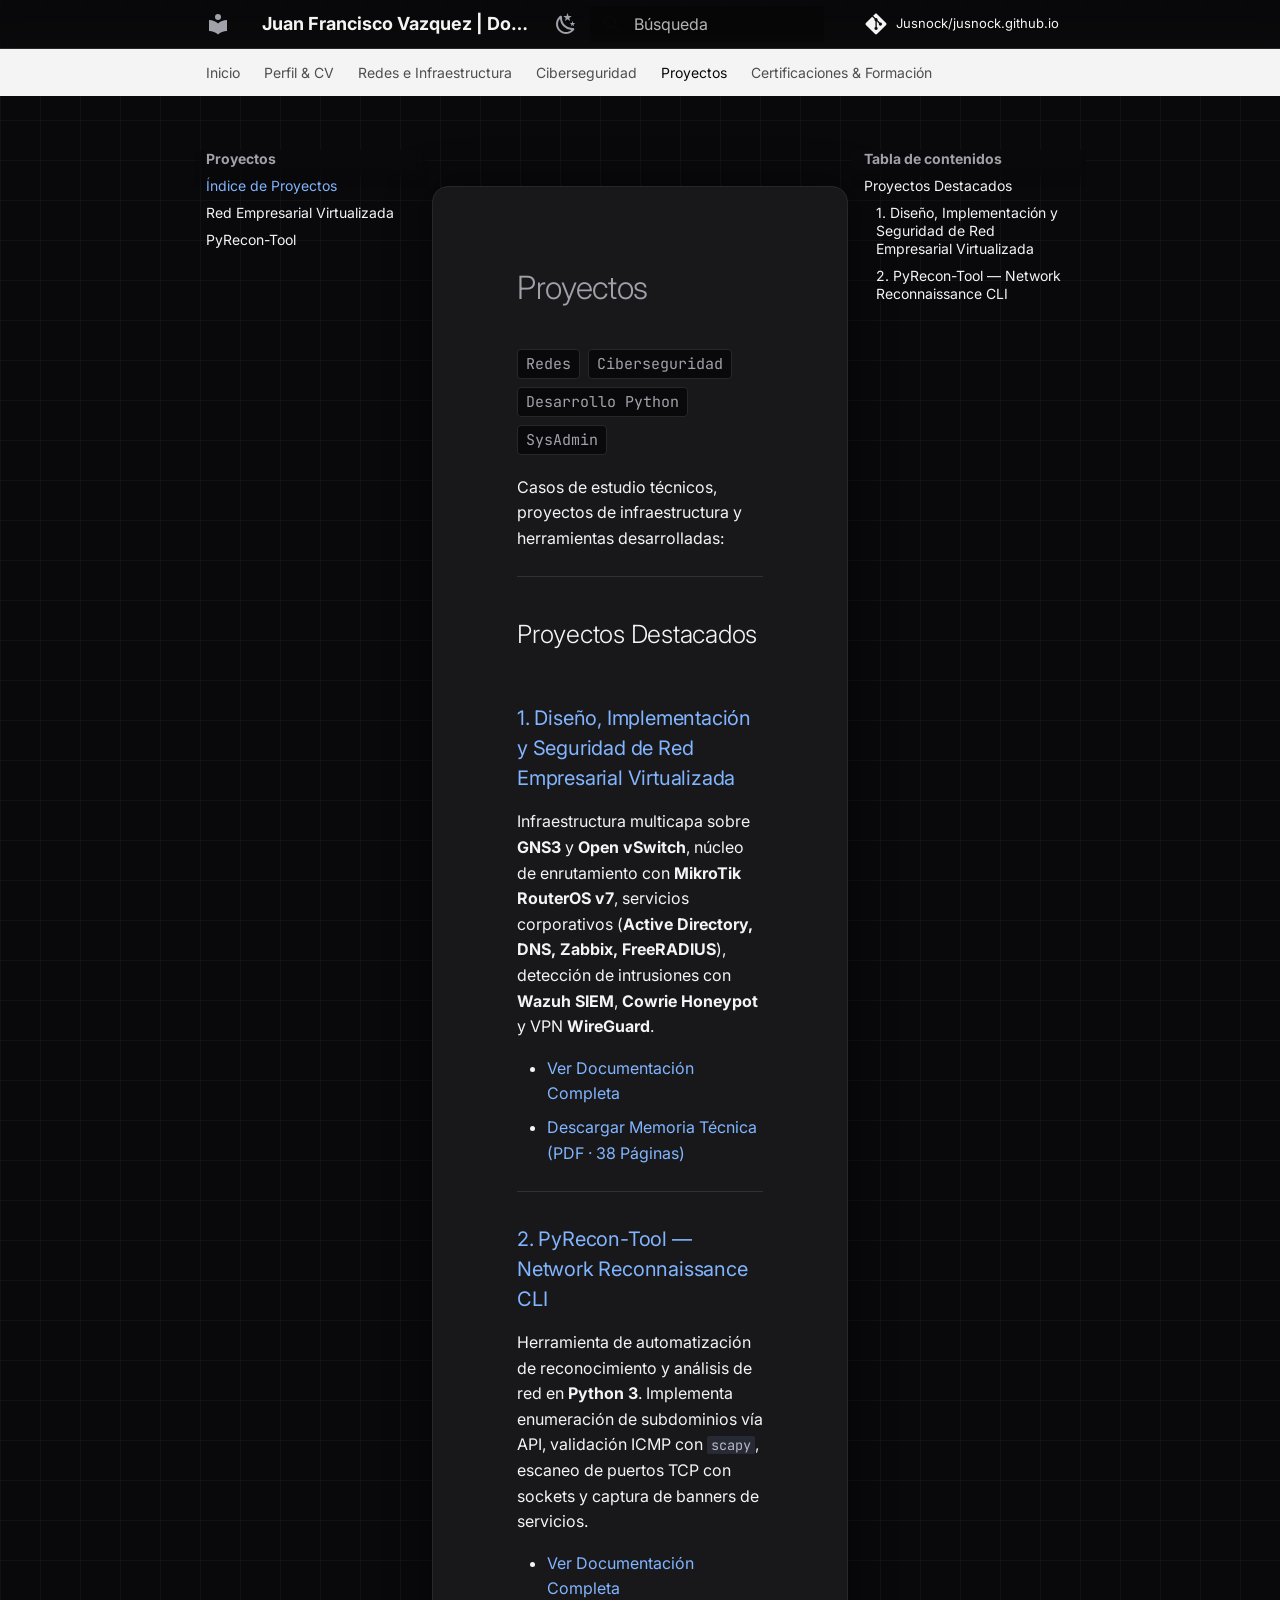
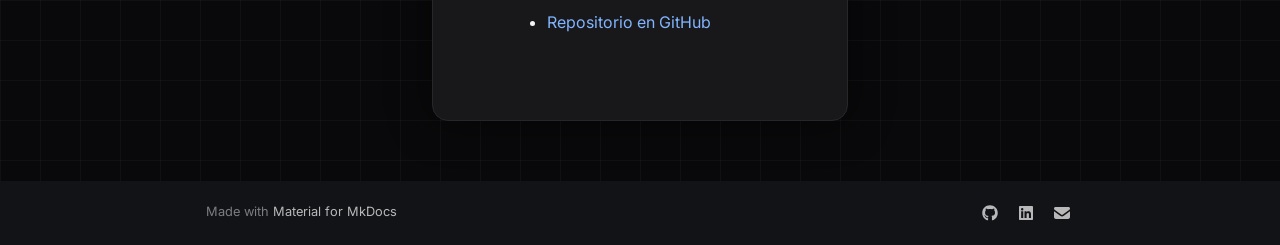
<file: proyectos/index.html>
<!doctype html>
<html lang="es" class="no-js">
  <head>
    
      <meta charset="utf-8">
      <meta name="viewport" content="width=device-width,initial-scale=1">
      
        <meta name="description" content="Documentación técnica, casos de estudio en redes, infraestructura SysAdmin y laboratorios de Ciberseguridad.">
      
      
        <meta name="author" content="Juan Francisco Vazquez">
      
      
        <link rel="canonical" href="https://jusnock.github.io/proyectos/">
      
      
        <link rel="prev" href="../ciberseguridad/">
      
      
        <link rel="next" href="red-empresarial-virtualizada/">
      
      
        
      
      
      <link rel="icon" href="../assets/images/favicon.png">
      <meta name="generator" content="mkdocs-1.6.1, mkdocs-material-9.7.7">
    
    
      
        <title>Índice de Proyectos - Juan Francisco Vazquez | Docs & Labs</title>
      
    
    
      <link rel="stylesheet" href="../assets/stylesheets/main.ec1eaa64.min.css">
      
        
        <link rel="stylesheet" href="../assets/stylesheets/palette.ab4e12ef.min.css">
      
      


    
    
      
    
    
      
        
        
        <link rel="preconnect" href="https://fonts.gstatic.com" crossorigin>
        <link rel="stylesheet" href="https://fonts.googleapis.com/css?family=Plus+Jakarta+Sans:300,300i,400,400i,700,700i%7CJetBrains+Mono:400,400i,700,700i&display=fallback">
        <style>:root{--md-text-font:"Plus Jakarta Sans";--md-code-font:"JetBrains Mono"}</style>
      
    
    
      <link rel="stylesheet" href="../stylesheets/extra.css">
    
    <script>__md_scope=new URL("..",location),__md_hash=e=>[...e].reduce(((e,_)=>(e<<5)-e+_.charCodeAt(0)),0),__md_get=(e,_=localStorage,t=__md_scope)=>JSON.parse(_.getItem(t.pathname+"."+e)),__md_set=(e,_,t=localStorage,a=__md_scope)=>{try{t.setItem(a.pathname+"."+e,JSON.stringify(_))}catch(e){}}</script>
    
      

    
    
  </head>
  
  
    
    
      
    
    
    
    
    <body dir="ltr" data-md-color-scheme="slate" data-md-color-primary="slate" data-md-color-accent="indigo">
  
    
    <input class="md-toggle" data-md-toggle="drawer" type="checkbox" id="__drawer" autocomplete="off">
    <input class="md-toggle" data-md-toggle="search" type="checkbox" id="__search" autocomplete="off">
    <label class="md-overlay" for="__drawer"></label>
    <div data-md-component="skip">
      
        
        <a href="#proyectos" class="md-skip">
          Saltar a contenido
        </a>
      
    </div>
    <div data-md-component="announce">
      
    </div>
    
    
      

<header class="md-header" data-md-component="header">
  <nav class="md-header__inner md-grid" aria-label="Cabecera">
    <a href=".." title="Juan Francisco Vazquez | Docs &amp; Labs" class="md-header__button md-logo" aria-label="Juan Francisco Vazquez | Docs & Labs" data-md-component="logo">
      
  
  <svg xmlns="http://www.w3.org/2000/svg" viewBox="0 0 24 24"><path d="M12 8a3 3 0 0 0 3-3 3 3 0 0 0-3-3 3 3 0 0 0-3 3 3 3 0 0 0 3 3m0 3.54C9.64 9.35 6.5 8 3 8v11c3.5 0 6.64 1.35 9 3.54 2.36-2.19 5.5-3.54 9-3.54V8c-3.5 0-6.64 1.35-9 3.54"/></svg>

    </a>
    <label class="md-header__button md-icon" for="__drawer">
      
      <svg xmlns="http://www.w3.org/2000/svg" viewBox="0 0 24 24"><path d="M3 6h18v2H3zm0 5h18v2H3zm0 5h18v2H3z"/></svg>
    </label>
    <div class="md-header__title" data-md-component="header-title">
      <div class="md-header__ellipsis">
        <div class="md-header__topic">
          <span class="md-ellipsis">
            Juan Francisco Vazquez | Docs & Labs
          </span>
        </div>
        <div class="md-header__topic" data-md-component="header-topic">
          <span class="md-ellipsis">
            
              Índice de Proyectos
            
          </span>
        </div>
      </div>
    </div>
    
      
        <form class="md-header__option" data-md-component="palette">
  
    
    
    
    <input class="md-option" data-md-color-media="" data-md-color-scheme="slate" data-md-color-primary="slate" data-md-color-accent="indigo"  aria-label="Modo claro"  type="radio" name="__palette" id="__palette_0">
    
      <label class="md-header__button md-icon" title="Modo claro" for="__palette_1" hidden>
        <svg xmlns="http://www.w3.org/2000/svg" viewBox="0 0 24 24"><path d="m17.75 4.09-2.53 1.94.91 3.06-2.63-1.81-2.63 1.81.91-3.06-2.53-1.94L12.44 4l1.06-3 1.06 3zm3.5 6.91-1.64 1.25.59 1.98-1.7-1.17-1.7 1.17.59-1.98L15.75 11l2.06-.05L18.5 9l.69 1.95zm-2.28 4.95c.83-.08 1.72 1.1 1.19 1.85-.32.45-.66.87-1.08 1.27C15.17 23 8.84 23 4.94 19.07c-3.91-3.9-3.91-10.24 0-14.14.4-.4.82-.76 1.27-1.08.75-.53 1.93.36 1.85 1.19-.27 2.86.69 5.83 2.89 8.02a9.96 9.96 0 0 0 8.02 2.89m-1.64 2.02a12.08 12.08 0 0 1-7.8-3.47c-2.17-2.19-3.33-5-3.49-7.82-2.81 3.14-2.7 7.96.31 10.98 3.02 3.01 7.84 3.12 10.98.31"/></svg>
      </label>
    
  
    
    
    
    <input class="md-option" data-md-color-media="" data-md-color-scheme="default" data-md-color-primary="slate" data-md-color-accent="indigo"  aria-label="Modo oscuro"  type="radio" name="__palette" id="__palette_1">
    
      <label class="md-header__button md-icon" title="Modo oscuro" for="__palette_0" hidden>
        <svg xmlns="http://www.w3.org/2000/svg" viewBox="0 0 24 24"><path d="M12 7a5 5 0 0 1 5 5 5 5 0 0 1-5 5 5 5 0 0 1-5-5 5 5 0 0 1 5-5m0 2a3 3 0 0 0-3 3 3 3 0 0 0 3 3 3 3 0 0 0 3-3 3 3 0 0 0-3-3m0-7 2.39 3.42C13.65 5.15 12.84 5 12 5s-1.65.15-2.39.42zM3.34 7l4.16-.35A7.2 7.2 0 0 0 5.94 8.5c-.44.74-.69 1.5-.83 2.29zm.02 10 1.76-3.77a7.131 7.131 0 0 0 2.38 4.14zM20.65 7l-1.77 3.79a7.02 7.02 0 0 0-2.38-4.15zm-.01 10-4.14.36c.59-.51 1.12-1.14 1.54-1.86.42-.73.69-1.5.83-2.29zM12 22l-2.41-3.44c.74.27 1.55.44 2.41.44.82 0 1.63-.17 2.37-.44z"/></svg>
      </label>
    
  
</form>
      
    
    
      <script>var palette=__md_get("__palette");if(palette&&palette.color){if("(prefers-color-scheme)"===palette.color.media){var media=matchMedia("(prefers-color-scheme: light)"),input=document.querySelector(media.matches?"[data-md-color-media='(prefers-color-scheme: light)']":"[data-md-color-media='(prefers-color-scheme: dark)']");palette.color.media=input.getAttribute("data-md-color-media"),palette.color.scheme=input.getAttribute("data-md-color-scheme"),palette.color.primary=input.getAttribute("data-md-color-primary"),palette.color.accent=input.getAttribute("data-md-color-accent")}for(var[key,value]of Object.entries(palette.color))document.body.setAttribute("data-md-color-"+key,value)}</script>
    
    
    
      
      
        <label class="md-header__button md-icon" for="__search">
          
          <svg xmlns="http://www.w3.org/2000/svg" viewBox="0 0 24 24"><path d="M9.5 3A6.5 6.5 0 0 1 16 9.5c0 1.61-.59 3.09-1.56 4.23l.27.27h.79l5 5-1.5 1.5-5-5v-.79l-.27-.27A6.52 6.52 0 0 1 9.5 16 6.5 6.5 0 0 1 3 9.5 6.5 6.5 0 0 1 9.5 3m0 2C7 5 5 7 5 9.5S7 14 9.5 14 14 12 14 9.5 12 5 9.5 5"/></svg>
        </label>
        <div class="md-search" data-md-component="search" role="dialog">
  <label class="md-search__overlay" for="__search"></label>
  <div class="md-search__inner" role="search">
    <form class="md-search__form" name="search">
      <input type="text" class="md-search__input" name="query" aria-label="Búsqueda" placeholder="Búsqueda" autocapitalize="off" autocorrect="off" autocomplete="off" spellcheck="false" data-md-component="search-query" required>
      <label class="md-search__icon md-icon" for="__search">
        
        <svg xmlns="http://www.w3.org/2000/svg" viewBox="0 0 24 24"><path d="M9.5 3A6.5 6.5 0 0 1 16 9.5c0 1.61-.59 3.09-1.56 4.23l.27.27h.79l5 5-1.5 1.5-5-5v-.79l-.27-.27A6.52 6.52 0 0 1 9.5 16 6.5 6.5 0 0 1 3 9.5 6.5 6.5 0 0 1 9.5 3m0 2C7 5 5 7 5 9.5S7 14 9.5 14 14 12 14 9.5 12 5 9.5 5"/></svg>
        
        <svg xmlns="http://www.w3.org/2000/svg" viewBox="0 0 24 24"><path d="M20 11v2H8l5.5 5.5-1.42 1.42L4.16 12l7.92-7.92L13.5 5.5 8 11z"/></svg>
      </label>
      <nav class="md-search__options" aria-label="Buscar">
        
        <button type="reset" class="md-search__icon md-icon" title="Limpiar" aria-label="Limpiar" tabindex="-1">
          
          <svg xmlns="http://www.w3.org/2000/svg" viewBox="0 0 24 24"><path d="M19 6.41 17.59 5 12 10.59 6.41 5 5 6.41 10.59 12 5 17.59 6.41 19 12 13.41 17.59 19 19 17.59 13.41 12z"/></svg>
        </button>
      </nav>
      
        <div class="md-search__suggest" data-md-component="search-suggest"></div>
      
    </form>
    <div class="md-search__output">
      <div class="md-search__scrollwrap" tabindex="0" data-md-scrollfix>
        <div class="md-search-result" data-md-component="search-result">
          <div class="md-search-result__meta">
            Inicializando búsqueda
          </div>
          <ol class="md-search-result__list" role="presentation"></ol>
        </div>
      </div>
    </div>
  </div>
</div>
      
    
    
      <div class="md-header__source">
        <a href="https://github.com/Jusnock" title="Ir al repositorio" class="md-source" data-md-component="source">
  <div class="md-source__icon md-icon">
    
    <svg xmlns="http://www.w3.org/2000/svg" viewBox="0 0 448 512"><!--! Font Awesome Free 7.1.0 by @fontawesome - https://fontawesome.com License - https://fontawesome.com/license/free (Icons: CC BY 4.0, Fonts: SIL OFL 1.1, Code: MIT License) Copyright 2025 Fonticons, Inc.--><path d="M439.6 236.1 244 40.5c-5.4-5.5-12.8-8.5-20.4-8.5s-15 3-20.4 8.4L162.5 81l51.5 51.5c27.1-9.1 52.7 16.8 43.4 43.7l49.7 49.7c34.2-11.8 61.2 31 35.5 56.7-26.5 26.5-70.2-2.9-56-37.3L240.3 199v121.9c25.3 12.5 22.3 41.8 9.1 55-6.4 6.4-15.2 10.1-24.3 10.1s-17.8-3.6-24.3-10.1c-17.6-17.6-11.1-46.9 11.2-56v-123c-20.8-8.5-24.6-30.7-18.6-45L142.6 101 8.5 235.1C3 240.6 0 247.9 0 255.5s3 15 8.5 20.4l195.6 195.7c5.4 5.4 12.7 8.4 20.4 8.4s15-3 20.4-8.4l194.7-194.7c5.4-5.4 8.4-12.8 8.4-20.4s-3-15-8.4-20.4"/></svg>
  </div>
  <div class="md-source__repository">
    Jusnock/jusnock.github.io
  </div>
</a>
      </div>
    
  </nav>
  
</header>
    
    <div class="md-container" data-md-component="container">
      
      
        
          
            
<nav class="md-tabs" aria-label="Pestañas" data-md-component="tabs">
  <div class="md-grid">
    <ul class="md-tabs__list">
      
        
  
  
  
  
    <li class="md-tabs__item">
      <a href=".." class="md-tabs__link">
        
  
  
    
  
  Inicio

      </a>
    </li>
  

      
        
  
  
  
  
    <li class="md-tabs__item">
      <a href="../sobre-mi/" class="md-tabs__link">
        
  
  
    
  
  Perfil & CV

      </a>
    </li>
  

      
        
  
  
  
  
    <li class="md-tabs__item">
      <a href="../redes-infra/" class="md-tabs__link">
        
  
  
    
  
  Redes e Infraestructura

      </a>
    </li>
  

      
        
  
  
  
  
    <li class="md-tabs__item">
      <a href="../ciberseguridad/" class="md-tabs__link">
        
  
  
    
  
  Ciberseguridad

      </a>
    </li>
  

      
        
  
  
  
    
  
  
    
    
      <li class="md-tabs__item md-tabs__item--active">
        <a href="./" class="md-tabs__link">
          
  
  
  Proyectos

        </a>
      </li>
    
  

      
        
  
  
  
  
    <li class="md-tabs__item">
      <a href="../certificaciones/" class="md-tabs__link">
        
  
  
    
  
  Certificaciones & Formación

      </a>
    </li>
  

      
    </ul>
  </div>
</nav>
          
        
      
      <main class="md-main" data-md-component="main">
        <div class="md-main__inner md-grid">
          
            
              
              <div class="md-sidebar md-sidebar--primary" data-md-component="sidebar" data-md-type="navigation" >
                <div class="md-sidebar__scrollwrap">
                  <div class="md-sidebar__inner">
                    


  


<nav class="md-nav md-nav--primary md-nav--lifted" aria-label="Navegación" data-md-level="0">
  <label class="md-nav__title" for="__drawer">
    <a href=".." title="Juan Francisco Vazquez | Docs &amp; Labs" class="md-nav__button md-logo" aria-label="Juan Francisco Vazquez | Docs & Labs" data-md-component="logo">
      
  
  <svg xmlns="http://www.w3.org/2000/svg" viewBox="0 0 24 24"><path d="M12 8a3 3 0 0 0 3-3 3 3 0 0 0-3-3 3 3 0 0 0-3 3 3 3 0 0 0 3 3m0 3.54C9.64 9.35 6.5 8 3 8v11c3.5 0 6.64 1.35 9 3.54 2.36-2.19 5.5-3.54 9-3.54V8c-3.5 0-6.64 1.35-9 3.54"/></svg>

    </a>
    Juan Francisco Vazquez | Docs & Labs
  </label>
  
    <div class="md-nav__source">
      <a href="https://github.com/Jusnock" title="Ir al repositorio" class="md-source" data-md-component="source">
  <div class="md-source__icon md-icon">
    
    <svg xmlns="http://www.w3.org/2000/svg" viewBox="0 0 448 512"><!--! Font Awesome Free 7.1.0 by @fontawesome - https://fontawesome.com License - https://fontawesome.com/license/free (Icons: CC BY 4.0, Fonts: SIL OFL 1.1, Code: MIT License) Copyright 2025 Fonticons, Inc.--><path d="M439.6 236.1 244 40.5c-5.4-5.5-12.8-8.5-20.4-8.5s-15 3-20.4 8.4L162.5 81l51.5 51.5c27.1-9.1 52.7 16.8 43.4 43.7l49.7 49.7c34.2-11.8 61.2 31 35.5 56.7-26.5 26.5-70.2-2.9-56-37.3L240.3 199v121.9c25.3 12.5 22.3 41.8 9.1 55-6.4 6.4-15.2 10.1-24.3 10.1s-17.8-3.6-24.3-10.1c-17.6-17.6-11.1-46.9 11.2-56v-123c-20.8-8.5-24.6-30.7-18.6-45L142.6 101 8.5 235.1C3 240.6 0 247.9 0 255.5s3 15 8.5 20.4l195.6 195.7c5.4 5.4 12.7 8.4 20.4 8.4s15-3 20.4-8.4l194.7-194.7c5.4-5.4 8.4-12.8 8.4-20.4s-3-15-8.4-20.4"/></svg>
  </div>
  <div class="md-source__repository">
    Jusnock/jusnock.github.io
  </div>
</a>
    </div>
  
  <ul class="md-nav__list" data-md-scrollfix>
    
      
      
  
  
  
  
    <li class="md-nav__item">
      <a href=".." class="md-nav__link">
        
  
  
  <span class="md-ellipsis">
    
  
    Inicio
  

    
  </span>
  
  

      </a>
    </li>
  

    
      
      
  
  
  
  
    <li class="md-nav__item">
      <a href="../sobre-mi/" class="md-nav__link">
        
  
  
  <span class="md-ellipsis">
    
  
    Perfil & CV
  

    
  </span>
  
  

      </a>
    </li>
  

    
      
      
  
  
  
  
    <li class="md-nav__item">
      <a href="../redes-infra/" class="md-nav__link">
        
  
  
  <span class="md-ellipsis">
    
  
    Redes e Infraestructura
  

    
  </span>
  
  

      </a>
    </li>
  

    
      
      
  
  
  
  
    <li class="md-nav__item">
      <a href="../ciberseguridad/" class="md-nav__link">
        
  
  
  <span class="md-ellipsis">
    
  
    Ciberseguridad
  

    
  </span>
  
  

      </a>
    </li>
  

    
      
      
  
  
    
  
  
  
    
    
    
    
      
        
        
      
      
        
      
    
    
    <li class="md-nav__item md-nav__item--active md-nav__item--section md-nav__item--nested">
      
        
        
        <input class="md-nav__toggle md-toggle " type="checkbox" id="__nav_5" checked>
        
          
          <label class="md-nav__link" for="__nav_5" id="__nav_5_label" tabindex="">
            
  
  
  <span class="md-ellipsis">
    
  
    Proyectos
  

    
  </span>
  
  

            <span class="md-nav__icon md-icon"></span>
          </label>
        
        <nav class="md-nav" data-md-level="1" aria-labelledby="__nav_5_label" aria-expanded="true">
          <label class="md-nav__title" for="__nav_5">
            <span class="md-nav__icon md-icon"></span>
            
  
    Proyectos
  

          </label>
          <ul class="md-nav__list" data-md-scrollfix>
            
              
                
  
  
    
  
  
  
    <li class="md-nav__item md-nav__item--active">
      
      <input class="md-nav__toggle md-toggle" type="checkbox" id="__toc">
      
      
        
      
      
        <label class="md-nav__link md-nav__link--active" for="__toc">
          
  
  
  <span class="md-ellipsis">
    
  
    Índice de Proyectos
  

    
  </span>
  
  

          <span class="md-nav__icon md-icon"></span>
        </label>
      
      <a href="./" class="md-nav__link md-nav__link--active">
        
  
  
  <span class="md-ellipsis">
    
  
    Índice de Proyectos
  

    
  </span>
  
  

      </a>
      
        

<nav class="md-nav md-nav--secondary" aria-label="Tabla de contenidos">
  
  
  
    
  
  
    <label class="md-nav__title" for="__toc">
      <span class="md-nav__icon md-icon"></span>
      Tabla de contenidos
    </label>
    <ul class="md-nav__list" data-md-component="toc" data-md-scrollfix>
      
        <li class="md-nav__item">
  <a href="#proyectos-destacados" class="md-nav__link">
    <span class="md-ellipsis">
      
        Proyectos Destacados
      
    </span>
  </a>
  
    <nav class="md-nav" aria-label="Proyectos Destacados">
      <ul class="md-nav__list">
        
          <li class="md-nav__item">
  <a href="#1-diseno-implementacion-y-seguridad-de-red-empresarial-virtualizada" class="md-nav__link">
    <span class="md-ellipsis">
      
        1. Diseño, Implementación y Seguridad de Red Empresarial Virtualizada
      
    </span>
  </a>
  
</li>
        
          <li class="md-nav__item">
  <a href="#2-pyrecon-tool-network-reconnaissance-cli" class="md-nav__link">
    <span class="md-ellipsis">
      
        2. PyRecon-Tool — Network Reconnaissance CLI
      
    </span>
  </a>
  
</li>
        
      </ul>
    </nav>
  
</li>
      
    </ul>
  
</nav>
      
    </li>
  

              
            
              
                
  
  
  
  
    <li class="md-nav__item">
      <a href="red-empresarial-virtualizada/" class="md-nav__link">
        
  
  
  <span class="md-ellipsis">
    
  
    Red Empresarial Virtualizada
  

    
  </span>
  
  

      </a>
    </li>
  

              
            
              
                
  
  
  
  
    <li class="md-nav__item">
      <a href="pyrecon-tool/" class="md-nav__link">
        
  
  
  <span class="md-ellipsis">
    
  
    PyRecon-Tool
  

    
  </span>
  
  

      </a>
    </li>
  

              
            
          </ul>
        </nav>
      
    </li>
  

    
      
      
  
  
  
  
    <li class="md-nav__item">
      <a href="../certificaciones/" class="md-nav__link">
        
  
  
  <span class="md-ellipsis">
    
  
    Certificaciones & Formación
  

    
  </span>
  
  

      </a>
    </li>
  

    
  </ul>
</nav>
                  </div>
                </div>
              </div>
            
            
              
              <div class="md-sidebar md-sidebar--secondary" data-md-component="sidebar" data-md-type="toc" >
                <div class="md-sidebar__scrollwrap">
                  <div class="md-sidebar__inner">
                    

<nav class="md-nav md-nav--secondary" aria-label="Tabla de contenidos">
  
  
  
    
  
  
    <label class="md-nav__title" for="__toc">
      <span class="md-nav__icon md-icon"></span>
      Tabla de contenidos
    </label>
    <ul class="md-nav__list" data-md-component="toc" data-md-scrollfix>
      
        <li class="md-nav__item">
  <a href="#proyectos-destacados" class="md-nav__link">
    <span class="md-ellipsis">
      
        Proyectos Destacados
      
    </span>
  </a>
  
    <nav class="md-nav" aria-label="Proyectos Destacados">
      <ul class="md-nav__list">
        
          <li class="md-nav__item">
  <a href="#1-diseno-implementacion-y-seguridad-de-red-empresarial-virtualizada" class="md-nav__link">
    <span class="md-ellipsis">
      
        1. Diseño, Implementación y Seguridad de Red Empresarial Virtualizada
      
    </span>
  </a>
  
</li>
        
          <li class="md-nav__item">
  <a href="#2-pyrecon-tool-network-reconnaissance-cli" class="md-nav__link">
    <span class="md-ellipsis">
      
        2. PyRecon-Tool — Network Reconnaissance CLI
      
    </span>
  </a>
  
</li>
        
      </ul>
    </nav>
  
</li>
      
    </ul>
  
</nav>
                  </div>
                </div>
              </div>
            
          
          
            <div class="md-content" data-md-component="content">
              
              <article class="md-content__inner md-typeset">
                
                  


  
  


<h1 id="proyectos">Proyectos<a class="headerlink" href="#proyectos" title="Permanent link">&para;</a></h1>
<div style="display: flex; gap: 8px; flex-wrap: wrap; margin-bottom: 20px;">
  <span class="badge-tag">Redes</span>
  <span class="badge-tag">Ciberseguridad</span>
  <span class="badge-tag">Desarrollo Python</span>
  <span class="badge-tag">SysAdmin</span>
</div>

<p>Casos de estudio técnicos, proyectos de infraestructura y herramientas desarrolladas:</p>
<hr />
<h2 id="proyectos-destacados">Proyectos Destacados<a class="headerlink" href="#proyectos-destacados" title="Permanent link">&para;</a></h2>
<h3 id="1-diseno-implementacion-y-seguridad-de-red-empresarial-virtualizada"><a href="red-empresarial-virtualizada/">1. Diseño, Implementación y Seguridad de Red Empresarial Virtualizada</a><a class="headerlink" href="#1-diseno-implementacion-y-seguridad-de-red-empresarial-virtualizada" title="Permanent link">&para;</a></h3>
<p>Infraestructura multicapa sobre <strong>GNS3</strong> y <strong>Open vSwitch</strong>, núcleo de enrutamiento con <strong>MikroTik RouterOS v7</strong>, servicios corporativos (<strong>Active Directory, DNS, Zabbix, FreeRADIUS</strong>), detección de intrusiones con <strong>Wazuh SIEM</strong>, <strong>Cowrie Honeypot</strong> y VPN <strong>WireGuard</strong>.</p>
<ul>
<li><a href="red-empresarial-virtualizada/">Ver Documentación Completa</a></li>
<li><a href="../assets/Proyecto-Red-Memoria-Tecnica.pdf">Descargar Memoria Técnica (PDF · 38 Páginas)</a></li>
</ul>
<hr />
<h3 id="2-pyrecon-tool-network-reconnaissance-cli"><a href="pyrecon-tool/">2. PyRecon-Tool — Network Reconnaissance CLI</a><a class="headerlink" href="#2-pyrecon-tool-network-reconnaissance-cli" title="Permanent link">&para;</a></h3>
<p>Herramienta de automatización de reconocimiento y análisis de red en <strong>Python 3</strong>. Implementa enumeración de subdominios vía API, validación ICMP con <code>scapy</code>, escaneo de puertos TCP con sockets y captura de banners de servicios.</p>
<ul>
<li><a href="pyrecon-tool/">Ver Documentación Completa</a></li>
<li><a href="https://github.com/Jusnock/PyRecon-Tool">Repositorio en GitHub</a></li>
</ul>












                
              </article>
            </div>
          
          
  <script>var tabs=__md_get("__tabs");if(Array.isArray(tabs))e:for(var set of document.querySelectorAll(".tabbed-set")){var labels=set.querySelector(".tabbed-labels");for(var tab of tabs)for(var label of labels.getElementsByTagName("label"))if(label.innerText.trim()===tab){var input=document.getElementById(label.htmlFor);input.checked=!0;continue e}}</script>

<script>var target=document.getElementById(location.hash.slice(1));target&&target.name&&(target.checked=target.name.startsWith("__tabbed_"))</script>
        </div>
        
          <button type="button" class="md-top md-icon" data-md-component="top" hidden>
  
  <svg xmlns="http://www.w3.org/2000/svg" viewBox="0 0 24 24"><path d="M13 20h-2V8l-5.5 5.5-1.42-1.42L12 4.16l7.92 7.92-1.42 1.42L13 8z"/></svg>
  Volver al principio
</button>
        
      </main>
      
        <footer class="md-footer">
  
  <div class="md-footer-meta md-typeset">
    <div class="md-footer-meta__inner md-grid">
      <div class="md-copyright">
  
  
    Made with
    <a href="https://squidfunk.github.io/mkdocs-material/" target="_blank" rel="noopener">
      Material for MkDocs
    </a>
  
</div>
      
        
<div class="md-social">
  
    
    
    
    
    <a href="https://github.com/Jusnock" target="_blank" rel="noopener" title="GitHub" class="md-social__link">
      <svg xmlns="http://www.w3.org/2000/svg" viewBox="0 0 512 512"><!--! Font Awesome Free 7.1.0 by @fontawesome - https://fontawesome.com License - https://fontawesome.com/license/free (Icons: CC BY 4.0, Fonts: SIL OFL 1.1, Code: MIT License) Copyright 2025 Fonticons, Inc.--><path d="M173.9 397.4c0 2-2.3 3.6-5.2 3.6-3.3.3-5.6-1.3-5.6-3.6 0-2 2.3-3.6 5.2-3.6 3-.3 5.6 1.3 5.6 3.6m-31.1-4.5c-.7 2 1.3 4.3 4.3 4.9 2.6 1 5.6 0 6.2-2s-1.3-4.3-4.3-5.2c-2.6-.7-5.5.3-6.2 2.3m44.2-1.7c-2.9.7-4.9 2.6-4.6 4.9.3 2 2.9 3.3 5.9 2.6 2.9-.7 4.9-2.6 4.6-4.6-.3-1.9-3-3.2-5.9-2.9M252.8 8C114.1 8 8 113.3 8 252c0 110.9 69.8 205.8 169.5 239.2 12.8 2.3 17.3-5.6 17.3-12.1 0-6.2-.3-40.4-.3-61.4 0 0-70 15-84.7-29.8 0 0-11.4-29.1-27.8-36.6 0 0-22.9-15.7 1.6-15.4 0 0 24.9 2 38.6 25.8 21.9 38.6 58.6 27.5 72.9 20.9 2.3-16 8.8-27.1 16-33.7-55.9-6.2-112.3-14.3-112.3-110.5 0-27.5 7.6-41.3 23.6-58.9-2.6-6.5-11.1-33.3 2.6-67.9 20.9-6.5 69 27 69 27 20-5.6 41.5-8.5 62.8-8.5s42.8 2.9 62.8 8.5c0 0 48.1-33.6 69-27 13.7 34.7 5.2 61.4 2.6 67.9 16 17.7 25.8 31.5 25.8 58.9 0 96.5-58.9 104.2-114.8 110.5 9.2 7.9 17 22.9 17 46.4 0 33.7-.3 75.4-.3 83.6 0 6.5 4.6 14.4 17.3 12.1C436.2 457.8 504 362.9 504 252 504 113.3 391.5 8 252.8 8M105.2 352.9c-1.3 1-1 3.3.7 5.2 1.6 1.6 3.9 2.3 5.2 1 1.3-1 1-3.3-.7-5.2-1.6-1.6-3.9-2.3-5.2-1m-10.8-8.1c-.7 1.3.3 2.9 2.3 3.9 1.6 1 3.6.7 4.3-.7.7-1.3-.3-2.9-2.3-3.9-2-.6-3.6-.3-4.3.7m32.4 35.6c-1.6 1.3-1 4.3 1.3 6.2 2.3 2.3 5.2 2.6 6.5 1 1.3-1.3.7-4.3-1.3-6.2-2.2-2.3-5.2-2.6-6.5-1m-11.4-14.7c-1.6 1-1.6 3.6 0 5.9s4.3 3.3 5.6 2.3c1.6-1.3 1.6-3.9 0-6.2-1.4-2.3-4-3.3-5.6-2"/></svg>
    </a>
  
    
    
    
    
    <a href="https://linkedin.com/in/juan-francisco-vazquez-0aaa94218" target="_blank" rel="noopener" title="LinkedIn" class="md-social__link">
      <svg xmlns="http://www.w3.org/2000/svg" viewBox="0 0 448 512"><!--! Font Awesome Free 7.1.0 by @fontawesome - https://fontawesome.com License - https://fontawesome.com/license/free (Icons: CC BY 4.0, Fonts: SIL OFL 1.1, Code: MIT License) Copyright 2025 Fonticons, Inc.--><path d="M416 32H31.9C14.3 32 0 46.5 0 64.3v383.4C0 465.5 14.3 480 31.9 480H416c17.6 0 32-14.5 32-32.3V64.3c0-17.8-14.4-32.3-32-32.3M135.4 416H69V202.2h66.5V416zM102.2 96a38.5 38.5 0 1 1 0 77 38.5 38.5 0 1 1 0-77m282.1 320h-66.4V312c0-24.8-.5-56.7-34.5-56.7-34.6 0-39.9 27-39.9 54.9V416h-66.4V202.2h63.7v29.2h.9c8.9-16.8 30.6-34.5 62.9-34.5 67.2 0 79.7 44.3 79.7 101.9z"/></svg>
    </a>
  
    
    
    
    
    <a href="mailto:vazquezjuanfrancisco49@gmail.com" target="_blank" rel="noopener" title="Email" class="md-social__link">
      <svg xmlns="http://www.w3.org/2000/svg" viewBox="0 0 512 512"><!--! Font Awesome Free 7.1.0 by @fontawesome - https://fontawesome.com License - https://fontawesome.com/license/free (Icons: CC BY 4.0, Fonts: SIL OFL 1.1, Code: MIT License) Copyright 2025 Fonticons, Inc.--><path d="M48 64C21.5 64 0 85.5 0 112c0 15.1 7.1 29.3 19.2 38.4l208 156a48 48 0 0 0 57.6 0l208-156c12.1-9.1 19.2-23.3 19.2-38.4 0-26.5-21.5-48-48-48zM0 196v188c0 35.3 28.7 64 64 64h384c35.3 0 64-28.7 64-64V196L313.6 344.8c-34.1 25.6-81.1 25.6-115.2 0z"/></svg>
    </a>
  
</div>
      
    </div>
  </div>
</footer>
      
    </div>
    <div class="md-dialog" data-md-component="dialog">
      <div class="md-dialog__inner md-typeset"></div>
    </div>
    
    
    
      
      
      <script id="__config" type="application/json">{"annotate": null, "base": "..", "features": ["navigation.tabs", "navigation.sections", "navigation.expand", "navigation.top", "navigation.tracking", "search.suggest", "search.highlight", "content.code.copy", "content.code.annotate", "content.tabs.link"], "search": "../assets/javascripts/workers/search.2c215733.min.js", "tags": null, "translations": {"clipboard.copied": "Copiado al portapapeles", "clipboard.copy": "Copiar al portapapeles", "search.result.more.one": "1 m\u00e1s en esta p\u00e1gina", "search.result.more.other": "# m\u00e1s en esta p\u00e1gina", "search.result.none": "No se encontraron documentos", "search.result.one": "1 documento encontrado", "search.result.other": "# documentos encontrados", "search.result.placeholder": "Teclee para comenzar b\u00fasqueda", "search.result.term.missing": "Falta", "select.version": "Seleccionar versi\u00f3n"}, "version": null}</script>
    
    
      <script src="../assets/javascripts/bundle.d7400e89.min.js"></script>
      
    
  </body>
</html>
</file>
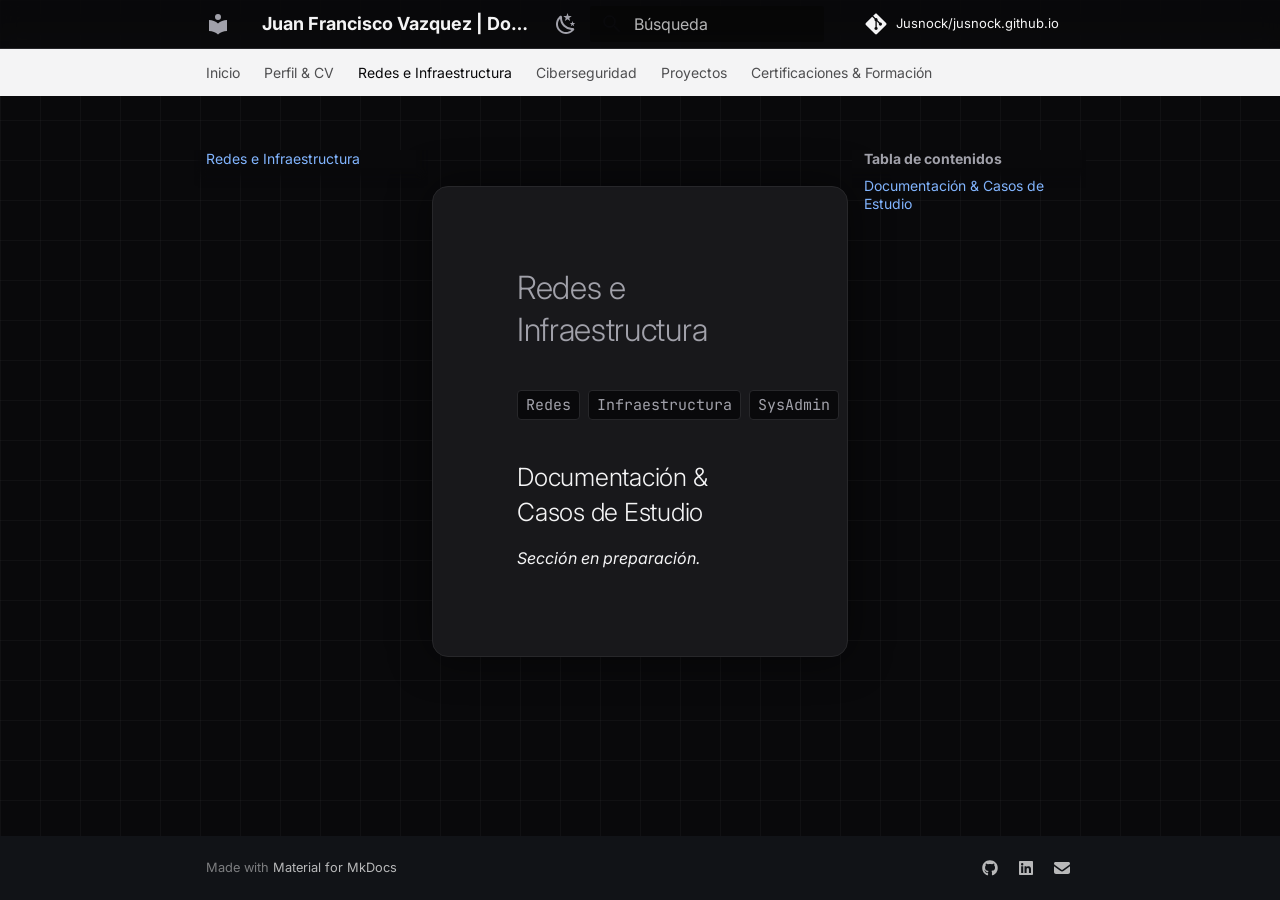
<file: redes-infra/index.html>
<!doctype html>
<html lang="es" class="no-js">
  <head>
    
      <meta charset="utf-8">
      <meta name="viewport" content="width=device-width,initial-scale=1">
      
        <meta name="description" content="Documentación técnica, casos de estudio en redes, infraestructura SysAdmin y laboratorios de Ciberseguridad.">
      
      
        <meta name="author" content="Juan Francisco Vazquez">
      
      
        <link rel="canonical" href="https://jusnock.github.io/redes-infra/">
      
      
        <link rel="prev" href="../sobre-mi/">
      
      
        <link rel="next" href="../ciberseguridad/">
      
      
        
      
      
      <link rel="icon" href="../assets/images/favicon.png">
      <meta name="generator" content="mkdocs-1.6.1, mkdocs-material-9.7.7">
    
    
      
        <title>Redes e Infraestructura - Juan Francisco Vazquez | Docs & Labs</title>
      
    
    
      <link rel="stylesheet" href="../assets/stylesheets/main.ec1eaa64.min.css">
      
        
        <link rel="stylesheet" href="../assets/stylesheets/palette.ab4e12ef.min.css">
      
      


    
    
      
    
    
      
        
        
        <link rel="preconnect" href="https://fonts.gstatic.com" crossorigin>
        <link rel="stylesheet" href="https://fonts.googleapis.com/css?family=Plus+Jakarta+Sans:300,300i,400,400i,700,700i%7CJetBrains+Mono:400,400i,700,700i&display=fallback">
        <style>:root{--md-text-font:"Plus Jakarta Sans";--md-code-font:"JetBrains Mono"}</style>
      
    
    
      <link rel="stylesheet" href="../stylesheets/extra.css">
    
    <script>__md_scope=new URL("..",location),__md_hash=e=>[...e].reduce(((e,_)=>(e<<5)-e+_.charCodeAt(0)),0),__md_get=(e,_=localStorage,t=__md_scope)=>JSON.parse(_.getItem(t.pathname+"."+e)),__md_set=(e,_,t=localStorage,a=__md_scope)=>{try{t.setItem(a.pathname+"."+e,JSON.stringify(_))}catch(e){}}</script>
    
      

    
    
  </head>
  
  
    
    
      
    
    
    
    
    <body dir="ltr" data-md-color-scheme="slate" data-md-color-primary="slate" data-md-color-accent="indigo">
  
    
    <input class="md-toggle" data-md-toggle="drawer" type="checkbox" id="__drawer" autocomplete="off">
    <input class="md-toggle" data-md-toggle="search" type="checkbox" id="__search" autocomplete="off">
    <label class="md-overlay" for="__drawer"></label>
    <div data-md-component="skip">
      
        
        <a href="#redes-e-infraestructura" class="md-skip">
          Saltar a contenido
        </a>
      
    </div>
    <div data-md-component="announce">
      
    </div>
    
    
      

<header class="md-header" data-md-component="header">
  <nav class="md-header__inner md-grid" aria-label="Cabecera">
    <a href=".." title="Juan Francisco Vazquez | Docs &amp; Labs" class="md-header__button md-logo" aria-label="Juan Francisco Vazquez | Docs & Labs" data-md-component="logo">
      
  
  <svg xmlns="http://www.w3.org/2000/svg" viewBox="0 0 24 24"><path d="M12 8a3 3 0 0 0 3-3 3 3 0 0 0-3-3 3 3 0 0 0-3 3 3 3 0 0 0 3 3m0 3.54C9.64 9.35 6.5 8 3 8v11c3.5 0 6.64 1.35 9 3.54 2.36-2.19 5.5-3.54 9-3.54V8c-3.5 0-6.64 1.35-9 3.54"/></svg>

    </a>
    <label class="md-header__button md-icon" for="__drawer">
      
      <svg xmlns="http://www.w3.org/2000/svg" viewBox="0 0 24 24"><path d="M3 6h18v2H3zm0 5h18v2H3zm0 5h18v2H3z"/></svg>
    </label>
    <div class="md-header__title" data-md-component="header-title">
      <div class="md-header__ellipsis">
        <div class="md-header__topic">
          <span class="md-ellipsis">
            Juan Francisco Vazquez | Docs & Labs
          </span>
        </div>
        <div class="md-header__topic" data-md-component="header-topic">
          <span class="md-ellipsis">
            
              Redes e Infraestructura
            
          </span>
        </div>
      </div>
    </div>
    
      
        <form class="md-header__option" data-md-component="palette">
  
    
    
    
    <input class="md-option" data-md-color-media="" data-md-color-scheme="slate" data-md-color-primary="slate" data-md-color-accent="indigo"  aria-label="Modo claro"  type="radio" name="__palette" id="__palette_0">
    
      <label class="md-header__button md-icon" title="Modo claro" for="__palette_1" hidden>
        <svg xmlns="http://www.w3.org/2000/svg" viewBox="0 0 24 24"><path d="m17.75 4.09-2.53 1.94.91 3.06-2.63-1.81-2.63 1.81.91-3.06-2.53-1.94L12.44 4l1.06-3 1.06 3zm3.5 6.91-1.64 1.25.59 1.98-1.7-1.17-1.7 1.17.59-1.98L15.75 11l2.06-.05L18.5 9l.69 1.95zm-2.28 4.95c.83-.08 1.72 1.1 1.19 1.85-.32.45-.66.87-1.08 1.27C15.17 23 8.84 23 4.94 19.07c-3.91-3.9-3.91-10.24 0-14.14.4-.4.82-.76 1.27-1.08.75-.53 1.93.36 1.85 1.19-.27 2.86.69 5.83 2.89 8.02a9.96 9.96 0 0 0 8.02 2.89m-1.64 2.02a12.08 12.08 0 0 1-7.8-3.47c-2.17-2.19-3.33-5-3.49-7.82-2.81 3.14-2.7 7.96.31 10.98 3.02 3.01 7.84 3.12 10.98.31"/></svg>
      </label>
    
  
    
    
    
    <input class="md-option" data-md-color-media="" data-md-color-scheme="default" data-md-color-primary="slate" data-md-color-accent="indigo"  aria-label="Modo oscuro"  type="radio" name="__palette" id="__palette_1">
    
      <label class="md-header__button md-icon" title="Modo oscuro" for="__palette_0" hidden>
        <svg xmlns="http://www.w3.org/2000/svg" viewBox="0 0 24 24"><path d="M12 7a5 5 0 0 1 5 5 5 5 0 0 1-5 5 5 5 0 0 1-5-5 5 5 0 0 1 5-5m0 2a3 3 0 0 0-3 3 3 3 0 0 0 3 3 3 3 0 0 0 3-3 3 3 0 0 0-3-3m0-7 2.39 3.42C13.65 5.15 12.84 5 12 5s-1.65.15-2.39.42zM3.34 7l4.16-.35A7.2 7.2 0 0 0 5.94 8.5c-.44.74-.69 1.5-.83 2.29zm.02 10 1.76-3.77a7.131 7.131 0 0 0 2.38 4.14zM20.65 7l-1.77 3.79a7.02 7.02 0 0 0-2.38-4.15zm-.01 10-4.14.36c.59-.51 1.12-1.14 1.54-1.86.42-.73.69-1.5.83-2.29zM12 22l-2.41-3.44c.74.27 1.55.44 2.41.44.82 0 1.63-.17 2.37-.44z"/></svg>
      </label>
    
  
</form>
      
    
    
      <script>var palette=__md_get("__palette");if(palette&&palette.color){if("(prefers-color-scheme)"===palette.color.media){var media=matchMedia("(prefers-color-scheme: light)"),input=document.querySelector(media.matches?"[data-md-color-media='(prefers-color-scheme: light)']":"[data-md-color-media='(prefers-color-scheme: dark)']");palette.color.media=input.getAttribute("data-md-color-media"),palette.color.scheme=input.getAttribute("data-md-color-scheme"),palette.color.primary=input.getAttribute("data-md-color-primary"),palette.color.accent=input.getAttribute("data-md-color-accent")}for(var[key,value]of Object.entries(palette.color))document.body.setAttribute("data-md-color-"+key,value)}</script>
    
    
    
      
      
        <label class="md-header__button md-icon" for="__search">
          
          <svg xmlns="http://www.w3.org/2000/svg" viewBox="0 0 24 24"><path d="M9.5 3A6.5 6.5 0 0 1 16 9.5c0 1.61-.59 3.09-1.56 4.23l.27.27h.79l5 5-1.5 1.5-5-5v-.79l-.27-.27A6.52 6.52 0 0 1 9.5 16 6.5 6.5 0 0 1 3 9.5 6.5 6.5 0 0 1 9.5 3m0 2C7 5 5 7 5 9.5S7 14 9.5 14 14 12 14 9.5 12 5 9.5 5"/></svg>
        </label>
        <div class="md-search" data-md-component="search" role="dialog">
  <label class="md-search__overlay" for="__search"></label>
  <div class="md-search__inner" role="search">
    <form class="md-search__form" name="search">
      <input type="text" class="md-search__input" name="query" aria-label="Búsqueda" placeholder="Búsqueda" autocapitalize="off" autocorrect="off" autocomplete="off" spellcheck="false" data-md-component="search-query" required>
      <label class="md-search__icon md-icon" for="__search">
        
        <svg xmlns="http://www.w3.org/2000/svg" viewBox="0 0 24 24"><path d="M9.5 3A6.5 6.5 0 0 1 16 9.5c0 1.61-.59 3.09-1.56 4.23l.27.27h.79l5 5-1.5 1.5-5-5v-.79l-.27-.27A6.52 6.52 0 0 1 9.5 16 6.5 6.5 0 0 1 3 9.5 6.5 6.5 0 0 1 9.5 3m0 2C7 5 5 7 5 9.5S7 14 9.5 14 14 12 14 9.5 12 5 9.5 5"/></svg>
        
        <svg xmlns="http://www.w3.org/2000/svg" viewBox="0 0 24 24"><path d="M20 11v2H8l5.5 5.5-1.42 1.42L4.16 12l7.92-7.92L13.5 5.5 8 11z"/></svg>
      </label>
      <nav class="md-search__options" aria-label="Buscar">
        
        <button type="reset" class="md-search__icon md-icon" title="Limpiar" aria-label="Limpiar" tabindex="-1">
          
          <svg xmlns="http://www.w3.org/2000/svg" viewBox="0 0 24 24"><path d="M19 6.41 17.59 5 12 10.59 6.41 5 5 6.41 10.59 12 5 17.59 6.41 19 12 13.41 17.59 19 19 17.59 13.41 12z"/></svg>
        </button>
      </nav>
      
        <div class="md-search__suggest" data-md-component="search-suggest"></div>
      
    </form>
    <div class="md-search__output">
      <div class="md-search__scrollwrap" tabindex="0" data-md-scrollfix>
        <div class="md-search-result" data-md-component="search-result">
          <div class="md-search-result__meta">
            Inicializando búsqueda
          </div>
          <ol class="md-search-result__list" role="presentation"></ol>
        </div>
      </div>
    </div>
  </div>
</div>
      
    
    
      <div class="md-header__source">
        <a href="https://github.com/Jusnock" title="Ir al repositorio" class="md-source" data-md-component="source">
  <div class="md-source__icon md-icon">
    
    <svg xmlns="http://www.w3.org/2000/svg" viewBox="0 0 448 512"><!--! Font Awesome Free 7.1.0 by @fontawesome - https://fontawesome.com License - https://fontawesome.com/license/free (Icons: CC BY 4.0, Fonts: SIL OFL 1.1, Code: MIT License) Copyright 2025 Fonticons, Inc.--><path d="M439.6 236.1 244 40.5c-5.4-5.5-12.8-8.5-20.4-8.5s-15 3-20.4 8.4L162.5 81l51.5 51.5c27.1-9.1 52.7 16.8 43.4 43.7l49.7 49.7c34.2-11.8 61.2 31 35.5 56.7-26.5 26.5-70.2-2.9-56-37.3L240.3 199v121.9c25.3 12.5 22.3 41.8 9.1 55-6.4 6.4-15.2 10.1-24.3 10.1s-17.8-3.6-24.3-10.1c-17.6-17.6-11.1-46.9 11.2-56v-123c-20.8-8.5-24.6-30.7-18.6-45L142.6 101 8.5 235.1C3 240.6 0 247.9 0 255.5s3 15 8.5 20.4l195.6 195.7c5.4 5.4 12.7 8.4 20.4 8.4s15-3 20.4-8.4l194.7-194.7c5.4-5.4 8.4-12.8 8.4-20.4s-3-15-8.4-20.4"/></svg>
  </div>
  <div class="md-source__repository">
    Jusnock/jusnock.github.io
  </div>
</a>
      </div>
    
  </nav>
  
</header>
    
    <div class="md-container" data-md-component="container">
      
      
        
          
            
<nav class="md-tabs" aria-label="Pestañas" data-md-component="tabs">
  <div class="md-grid">
    <ul class="md-tabs__list">
      
        
  
  
  
  
    <li class="md-tabs__item">
      <a href=".." class="md-tabs__link">
        
  
  
    
  
  Inicio

      </a>
    </li>
  

      
        
  
  
  
  
    <li class="md-tabs__item">
      <a href="../sobre-mi/" class="md-tabs__link">
        
  
  
    
  
  Perfil & CV

      </a>
    </li>
  

      
        
  
  
  
    
  
  
    <li class="md-tabs__item md-tabs__item--active">
      <a href="./" class="md-tabs__link">
        
  
  
    
  
  Redes e Infraestructura

      </a>
    </li>
  

      
        
  
  
  
  
    <li class="md-tabs__item">
      <a href="../ciberseguridad/" class="md-tabs__link">
        
  
  
    
  
  Ciberseguridad

      </a>
    </li>
  

      
        
  
  
  
  
    
    
      <li class="md-tabs__item">
        <a href="../proyectos/" class="md-tabs__link">
          
  
  
  Proyectos

        </a>
      </li>
    
  

      
        
  
  
  
  
    <li class="md-tabs__item">
      <a href="../certificaciones/" class="md-tabs__link">
        
  
  
    
  
  Certificaciones & Formación

      </a>
    </li>
  

      
    </ul>
  </div>
</nav>
          
        
      
      <main class="md-main" data-md-component="main">
        <div class="md-main__inner md-grid">
          
            
              
              <div class="md-sidebar md-sidebar--primary" data-md-component="sidebar" data-md-type="navigation" >
                <div class="md-sidebar__scrollwrap">
                  <div class="md-sidebar__inner">
                    


  


<nav class="md-nav md-nav--primary md-nav--lifted" aria-label="Navegación" data-md-level="0">
  <label class="md-nav__title" for="__drawer">
    <a href=".." title="Juan Francisco Vazquez | Docs &amp; Labs" class="md-nav__button md-logo" aria-label="Juan Francisco Vazquez | Docs & Labs" data-md-component="logo">
      
  
  <svg xmlns="http://www.w3.org/2000/svg" viewBox="0 0 24 24"><path d="M12 8a3 3 0 0 0 3-3 3 3 0 0 0-3-3 3 3 0 0 0-3 3 3 3 0 0 0 3 3m0 3.54C9.64 9.35 6.5 8 3 8v11c3.5 0 6.64 1.35 9 3.54 2.36-2.19 5.5-3.54 9-3.54V8c-3.5 0-6.64 1.35-9 3.54"/></svg>

    </a>
    Juan Francisco Vazquez | Docs & Labs
  </label>
  
    <div class="md-nav__source">
      <a href="https://github.com/Jusnock" title="Ir al repositorio" class="md-source" data-md-component="source">
  <div class="md-source__icon md-icon">
    
    <svg xmlns="http://www.w3.org/2000/svg" viewBox="0 0 448 512"><!--! Font Awesome Free 7.1.0 by @fontawesome - https://fontawesome.com License - https://fontawesome.com/license/free (Icons: CC BY 4.0, Fonts: SIL OFL 1.1, Code: MIT License) Copyright 2025 Fonticons, Inc.--><path d="M439.6 236.1 244 40.5c-5.4-5.5-12.8-8.5-20.4-8.5s-15 3-20.4 8.4L162.5 81l51.5 51.5c27.1-9.1 52.7 16.8 43.4 43.7l49.7 49.7c34.2-11.8 61.2 31 35.5 56.7-26.5 26.5-70.2-2.9-56-37.3L240.3 199v121.9c25.3 12.5 22.3 41.8 9.1 55-6.4 6.4-15.2 10.1-24.3 10.1s-17.8-3.6-24.3-10.1c-17.6-17.6-11.1-46.9 11.2-56v-123c-20.8-8.5-24.6-30.7-18.6-45L142.6 101 8.5 235.1C3 240.6 0 247.9 0 255.5s3 15 8.5 20.4l195.6 195.7c5.4 5.4 12.7 8.4 20.4 8.4s15-3 20.4-8.4l194.7-194.7c5.4-5.4 8.4-12.8 8.4-20.4s-3-15-8.4-20.4"/></svg>
  </div>
  <div class="md-source__repository">
    Jusnock/jusnock.github.io
  </div>
</a>
    </div>
  
  <ul class="md-nav__list" data-md-scrollfix>
    
      
      
  
  
  
  
    <li class="md-nav__item">
      <a href=".." class="md-nav__link">
        
  
  
  <span class="md-ellipsis">
    
  
    Inicio
  

    
  </span>
  
  

      </a>
    </li>
  

    
      
      
  
  
  
  
    <li class="md-nav__item">
      <a href="../sobre-mi/" class="md-nav__link">
        
  
  
  <span class="md-ellipsis">
    
  
    Perfil & CV
  

    
  </span>
  
  

      </a>
    </li>
  

    
      
      
  
  
    
  
  
  
    <li class="md-nav__item md-nav__item--active">
      
      <input class="md-nav__toggle md-toggle" type="checkbox" id="__toc">
      
      
        
      
      
        <label class="md-nav__link md-nav__link--active" for="__toc">
          
  
  
  <span class="md-ellipsis">
    
  
    Redes e Infraestructura
  

    
  </span>
  
  

          <span class="md-nav__icon md-icon"></span>
        </label>
      
      <a href="./" class="md-nav__link md-nav__link--active">
        
  
  
  <span class="md-ellipsis">
    
  
    Redes e Infraestructura
  

    
  </span>
  
  

      </a>
      
        

<nav class="md-nav md-nav--secondary" aria-label="Tabla de contenidos">
  
  
  
    
  
  
    <label class="md-nav__title" for="__toc">
      <span class="md-nav__icon md-icon"></span>
      Tabla de contenidos
    </label>
    <ul class="md-nav__list" data-md-component="toc" data-md-scrollfix>
      
        <li class="md-nav__item">
  <a href="#documentacion-casos-de-estudio" class="md-nav__link">
    <span class="md-ellipsis">
      
        Documentación &amp; Casos de Estudio
      
    </span>
  </a>
  
</li>
      
    </ul>
  
</nav>
      
    </li>
  

    
      
      
  
  
  
  
    <li class="md-nav__item">
      <a href="../ciberseguridad/" class="md-nav__link">
        
  
  
  <span class="md-ellipsis">
    
  
    Ciberseguridad
  

    
  </span>
  
  

      </a>
    </li>
  

    
      
      
  
  
  
  
    
    
    
    
      
      
        
      
    
    
    <li class="md-nav__item md-nav__item--nested">
      
        
        
          
        
        <input class="md-nav__toggle md-toggle md-toggle--indeterminate" type="checkbox" id="__nav_5" >
        
          
          <label class="md-nav__link" for="__nav_5" id="__nav_5_label" tabindex="0">
            
  
  
  <span class="md-ellipsis">
    
  
    Proyectos
  

    
  </span>
  
  

            <span class="md-nav__icon md-icon"></span>
          </label>
        
        <nav class="md-nav" data-md-level="1" aria-labelledby="__nav_5_label" aria-expanded="false">
          <label class="md-nav__title" for="__nav_5">
            <span class="md-nav__icon md-icon"></span>
            
  
    Proyectos
  

          </label>
          <ul class="md-nav__list" data-md-scrollfix>
            
              
                
  
  
  
  
    <li class="md-nav__item">
      <a href="../proyectos/" class="md-nav__link">
        
  
  
  <span class="md-ellipsis">
    
  
    Índice de Proyectos
  

    
  </span>
  
  

      </a>
    </li>
  

              
            
              
                
  
  
  
  
    <li class="md-nav__item">
      <a href="../proyectos/red-empresarial-virtualizada/" class="md-nav__link">
        
  
  
  <span class="md-ellipsis">
    
  
    Red Empresarial Virtualizada
  

    
  </span>
  
  

      </a>
    </li>
  

              
            
              
                
  
  
  
  
    <li class="md-nav__item">
      <a href="../proyectos/pyrecon-tool/" class="md-nav__link">
        
  
  
  <span class="md-ellipsis">
    
  
    PyRecon-Tool
  

    
  </span>
  
  

      </a>
    </li>
  

              
            
          </ul>
        </nav>
      
    </li>
  

    
      
      
  
  
  
  
    <li class="md-nav__item">
      <a href="../certificaciones/" class="md-nav__link">
        
  
  
  <span class="md-ellipsis">
    
  
    Certificaciones & Formación
  

    
  </span>
  
  

      </a>
    </li>
  

    
  </ul>
</nav>
                  </div>
                </div>
              </div>
            
            
              
              <div class="md-sidebar md-sidebar--secondary" data-md-component="sidebar" data-md-type="toc" >
                <div class="md-sidebar__scrollwrap">
                  <div class="md-sidebar__inner">
                    

<nav class="md-nav md-nav--secondary" aria-label="Tabla de contenidos">
  
  
  
    
  
  
    <label class="md-nav__title" for="__toc">
      <span class="md-nav__icon md-icon"></span>
      Tabla de contenidos
    </label>
    <ul class="md-nav__list" data-md-component="toc" data-md-scrollfix>
      
        <li class="md-nav__item">
  <a href="#documentacion-casos-de-estudio" class="md-nav__link">
    <span class="md-ellipsis">
      
        Documentación &amp; Casos de Estudio
      
    </span>
  </a>
  
</li>
      
    </ul>
  
</nav>
                  </div>
                </div>
              </div>
            
          
          
            <div class="md-content" data-md-component="content">
              
              <article class="md-content__inner md-typeset">
                
                  


  
  


<h1 id="redes-e-infraestructura">Redes e Infraestructura<a class="headerlink" href="#redes-e-infraestructura" title="Permanent link">&para;</a></h1>
<div style="display: flex; gap: 8px; margin-bottom: 20px;">
  <span class="badge-tag">Redes</span>
  <span class="badge-tag">Infraestructura</span>
  <span class="badge-tag">SysAdmin</span>
</div>

<h2 id="documentacion-casos-de-estudio">Documentación &amp; Casos de Estudio<a class="headerlink" href="#documentacion-casos-de-estudio" title="Permanent link">&para;</a></h2>
<p><em>Sección en preparación.</em></p>












                
              </article>
            </div>
          
          
  <script>var tabs=__md_get("__tabs");if(Array.isArray(tabs))e:for(var set of document.querySelectorAll(".tabbed-set")){var labels=set.querySelector(".tabbed-labels");for(var tab of tabs)for(var label of labels.getElementsByTagName("label"))if(label.innerText.trim()===tab){var input=document.getElementById(label.htmlFor);input.checked=!0;continue e}}</script>

<script>var target=document.getElementById(location.hash.slice(1));target&&target.name&&(target.checked=target.name.startsWith("__tabbed_"))</script>
        </div>
        
          <button type="button" class="md-top md-icon" data-md-component="top" hidden>
  
  <svg xmlns="http://www.w3.org/2000/svg" viewBox="0 0 24 24"><path d="M13 20h-2V8l-5.5 5.5-1.42-1.42L12 4.16l7.92 7.92-1.42 1.42L13 8z"/></svg>
  Volver al principio
</button>
        
      </main>
      
        <footer class="md-footer">
  
  <div class="md-footer-meta md-typeset">
    <div class="md-footer-meta__inner md-grid">
      <div class="md-copyright">
  
  
    Made with
    <a href="https://squidfunk.github.io/mkdocs-material/" target="_blank" rel="noopener">
      Material for MkDocs
    </a>
  
</div>
      
        
<div class="md-social">
  
    
    
    
    
    <a href="https://github.com/Jusnock" target="_blank" rel="noopener" title="GitHub" class="md-social__link">
      <svg xmlns="http://www.w3.org/2000/svg" viewBox="0 0 512 512"><!--! Font Awesome Free 7.1.0 by @fontawesome - https://fontawesome.com License - https://fontawesome.com/license/free (Icons: CC BY 4.0, Fonts: SIL OFL 1.1, Code: MIT License) Copyright 2025 Fonticons, Inc.--><path d="M173.9 397.4c0 2-2.3 3.6-5.2 3.6-3.3.3-5.6-1.3-5.6-3.6 0-2 2.3-3.6 5.2-3.6 3-.3 5.6 1.3 5.6 3.6m-31.1-4.5c-.7 2 1.3 4.3 4.3 4.9 2.6 1 5.6 0 6.2-2s-1.3-4.3-4.3-5.2c-2.6-.7-5.5.3-6.2 2.3m44.2-1.7c-2.9.7-4.9 2.6-4.6 4.9.3 2 2.9 3.3 5.9 2.6 2.9-.7 4.9-2.6 4.6-4.6-.3-1.9-3-3.2-5.9-2.9M252.8 8C114.1 8 8 113.3 8 252c0 110.9 69.8 205.8 169.5 239.2 12.8 2.3 17.3-5.6 17.3-12.1 0-6.2-.3-40.4-.3-61.4 0 0-70 15-84.7-29.8 0 0-11.4-29.1-27.8-36.6 0 0-22.9-15.7 1.6-15.4 0 0 24.9 2 38.6 25.8 21.9 38.6 58.6 27.5 72.9 20.9 2.3-16 8.8-27.1 16-33.7-55.9-6.2-112.3-14.3-112.3-110.5 0-27.5 7.6-41.3 23.6-58.9-2.6-6.5-11.1-33.3 2.6-67.9 20.9-6.5 69 27 69 27 20-5.6 41.5-8.5 62.8-8.5s42.8 2.9 62.8 8.5c0 0 48.1-33.6 69-27 13.7 34.7 5.2 61.4 2.6 67.9 16 17.7 25.8 31.5 25.8 58.9 0 96.5-58.9 104.2-114.8 110.5 9.2 7.9 17 22.9 17 46.4 0 33.7-.3 75.4-.3 83.6 0 6.5 4.6 14.4 17.3 12.1C436.2 457.8 504 362.9 504 252 504 113.3 391.5 8 252.8 8M105.2 352.9c-1.3 1-1 3.3.7 5.2 1.6 1.6 3.9 2.3 5.2 1 1.3-1 1-3.3-.7-5.2-1.6-1.6-3.9-2.3-5.2-1m-10.8-8.1c-.7 1.3.3 2.9 2.3 3.9 1.6 1 3.6.7 4.3-.7.7-1.3-.3-2.9-2.3-3.9-2-.6-3.6-.3-4.3.7m32.4 35.6c-1.6 1.3-1 4.3 1.3 6.2 2.3 2.3 5.2 2.6 6.5 1 1.3-1.3.7-4.3-1.3-6.2-2.2-2.3-5.2-2.6-6.5-1m-11.4-14.7c-1.6 1-1.6 3.6 0 5.9s4.3 3.3 5.6 2.3c1.6-1.3 1.6-3.9 0-6.2-1.4-2.3-4-3.3-5.6-2"/></svg>
    </a>
  
    
    
    
    
    <a href="https://linkedin.com/in/juan-francisco-vazquez-0aaa94218" target="_blank" rel="noopener" title="LinkedIn" class="md-social__link">
      <svg xmlns="http://www.w3.org/2000/svg" viewBox="0 0 448 512"><!--! Font Awesome Free 7.1.0 by @fontawesome - https://fontawesome.com License - https://fontawesome.com/license/free (Icons: CC BY 4.0, Fonts: SIL OFL 1.1, Code: MIT License) Copyright 2025 Fonticons, Inc.--><path d="M416 32H31.9C14.3 32 0 46.5 0 64.3v383.4C0 465.5 14.3 480 31.9 480H416c17.6 0 32-14.5 32-32.3V64.3c0-17.8-14.4-32.3-32-32.3M135.4 416H69V202.2h66.5V416zM102.2 96a38.5 38.5 0 1 1 0 77 38.5 38.5 0 1 1 0-77m282.1 320h-66.4V312c0-24.8-.5-56.7-34.5-56.7-34.6 0-39.9 27-39.9 54.9V416h-66.4V202.2h63.7v29.2h.9c8.9-16.8 30.6-34.5 62.9-34.5 67.2 0 79.7 44.3 79.7 101.9z"/></svg>
    </a>
  
    
    
    
    
    <a href="mailto:vazquezjuanfrancisco49@gmail.com" target="_blank" rel="noopener" title="Email" class="md-social__link">
      <svg xmlns="http://www.w3.org/2000/svg" viewBox="0 0 512 512"><!--! Font Awesome Free 7.1.0 by @fontawesome - https://fontawesome.com License - https://fontawesome.com/license/free (Icons: CC BY 4.0, Fonts: SIL OFL 1.1, Code: MIT License) Copyright 2025 Fonticons, Inc.--><path d="M48 64C21.5 64 0 85.5 0 112c0 15.1 7.1 29.3 19.2 38.4l208 156a48 48 0 0 0 57.6 0l208-156c12.1-9.1 19.2-23.3 19.2-38.4 0-26.5-21.5-48-48-48zM0 196v188c0 35.3 28.7 64 64 64h384c35.3 0 64-28.7 64-64V196L313.6 344.8c-34.1 25.6-81.1 25.6-115.2 0z"/></svg>
    </a>
  
</div>
      
    </div>
  </div>
</footer>
      
    </div>
    <div class="md-dialog" data-md-component="dialog">
      <div class="md-dialog__inner md-typeset"></div>
    </div>
    
    
    
      
      
      <script id="__config" type="application/json">{"annotate": null, "base": "..", "features": ["navigation.tabs", "navigation.sections", "navigation.expand", "navigation.top", "navigation.tracking", "search.suggest", "search.highlight", "content.code.copy", "content.code.annotate", "content.tabs.link"], "search": "../assets/javascripts/workers/search.2c215733.min.js", "tags": null, "translations": {"clipboard.copied": "Copiado al portapapeles", "clipboard.copy": "Copiar al portapapeles", "search.result.more.one": "1 m\u00e1s en esta p\u00e1gina", "search.result.more.other": "# m\u00e1s en esta p\u00e1gina", "search.result.none": "No se encontraron documentos", "search.result.one": "1 documento encontrado", "search.result.other": "# documentos encontrados", "search.result.placeholder": "Teclee para comenzar b\u00fasqueda", "search.result.term.missing": "Falta", "select.version": "Seleccionar versi\u00f3n"}, "version": null}</script>
    
    
      <script src="../assets/javascripts/bundle.d7400e89.min.js"></script>
      
    
  </body>
</html>
</file>
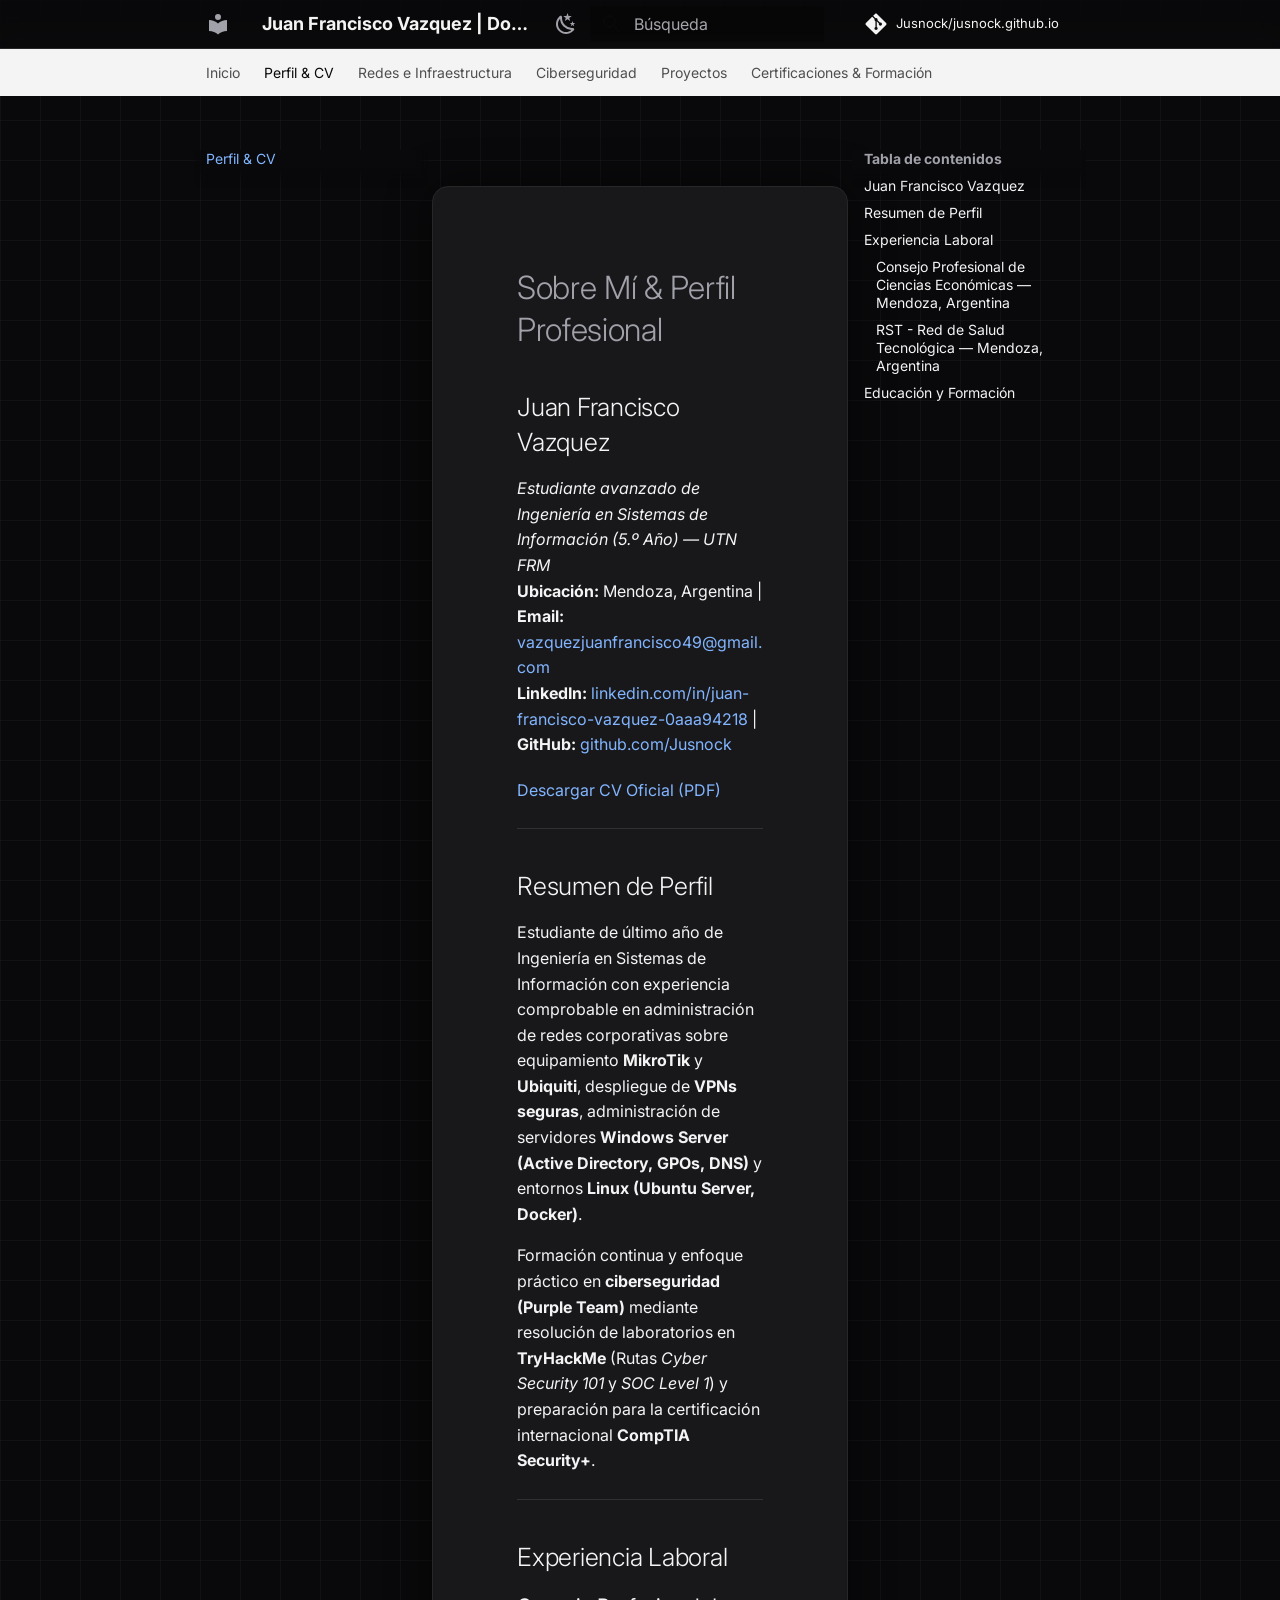
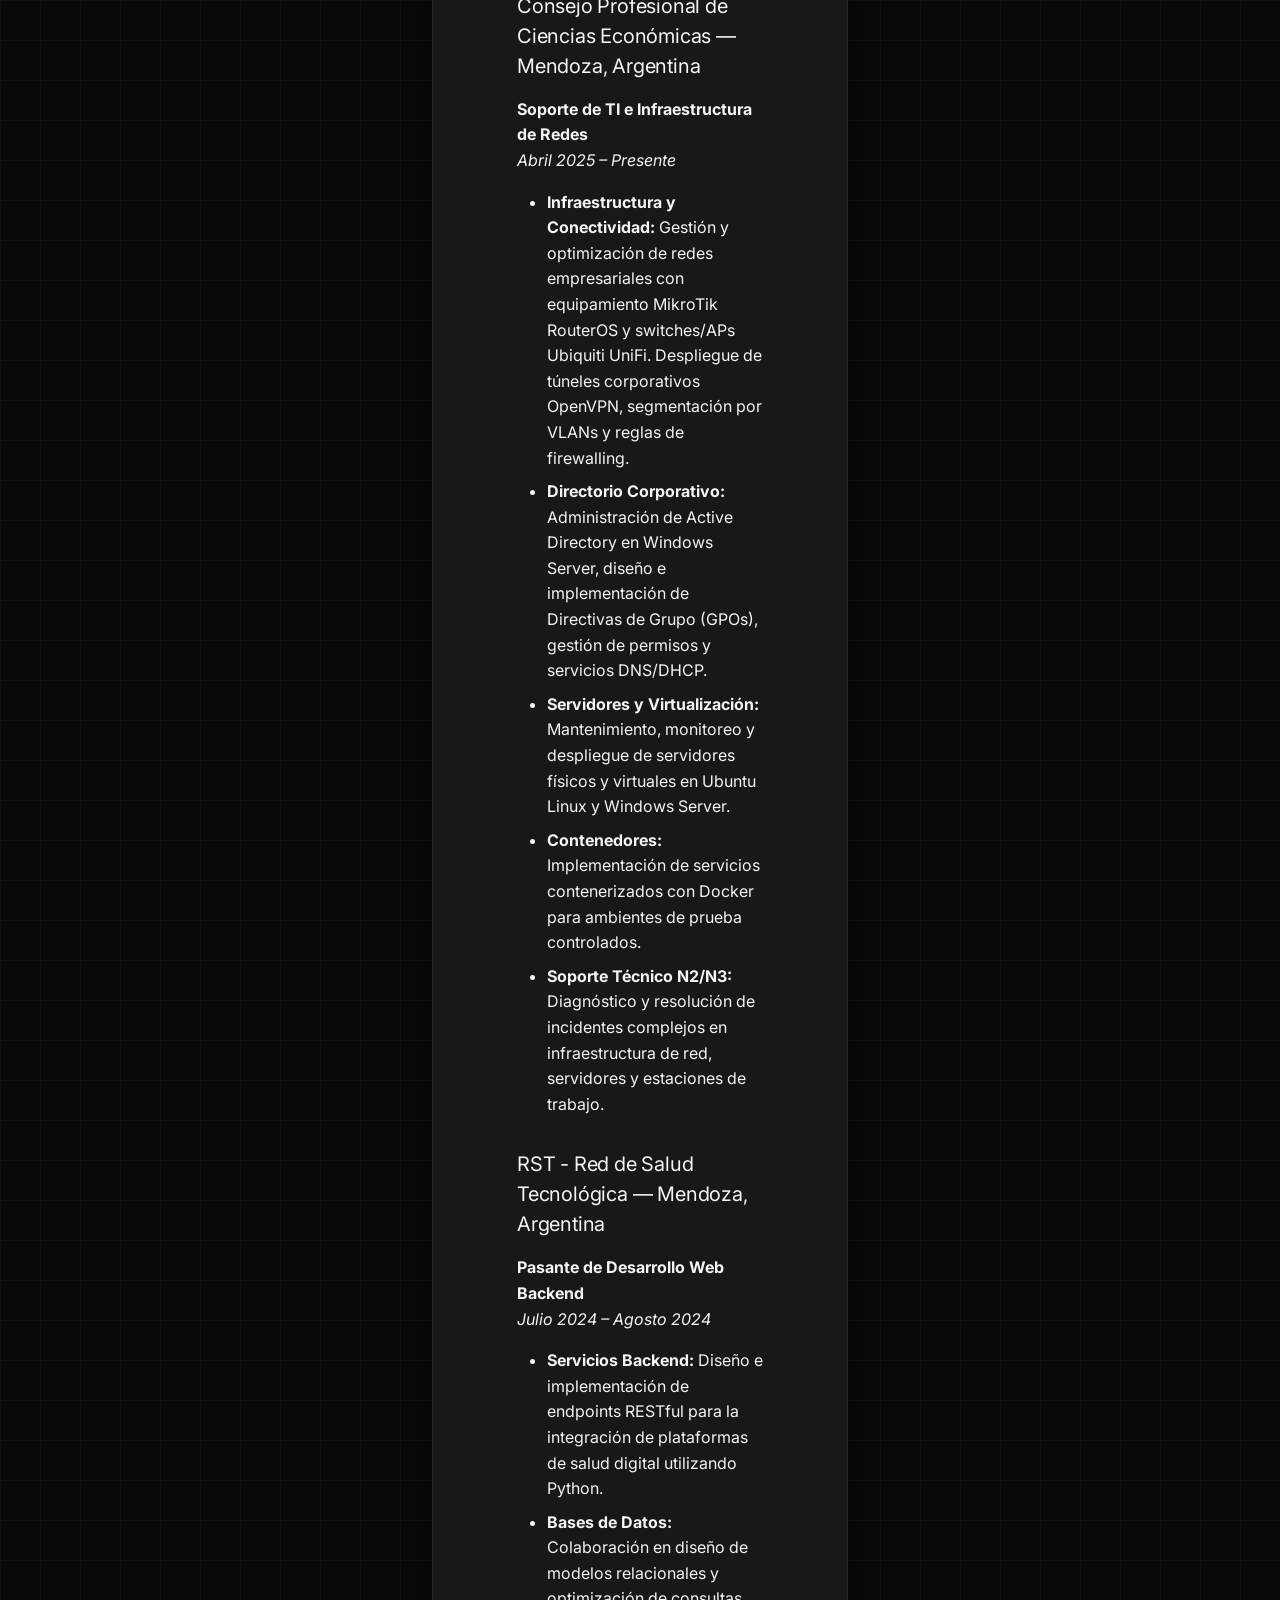
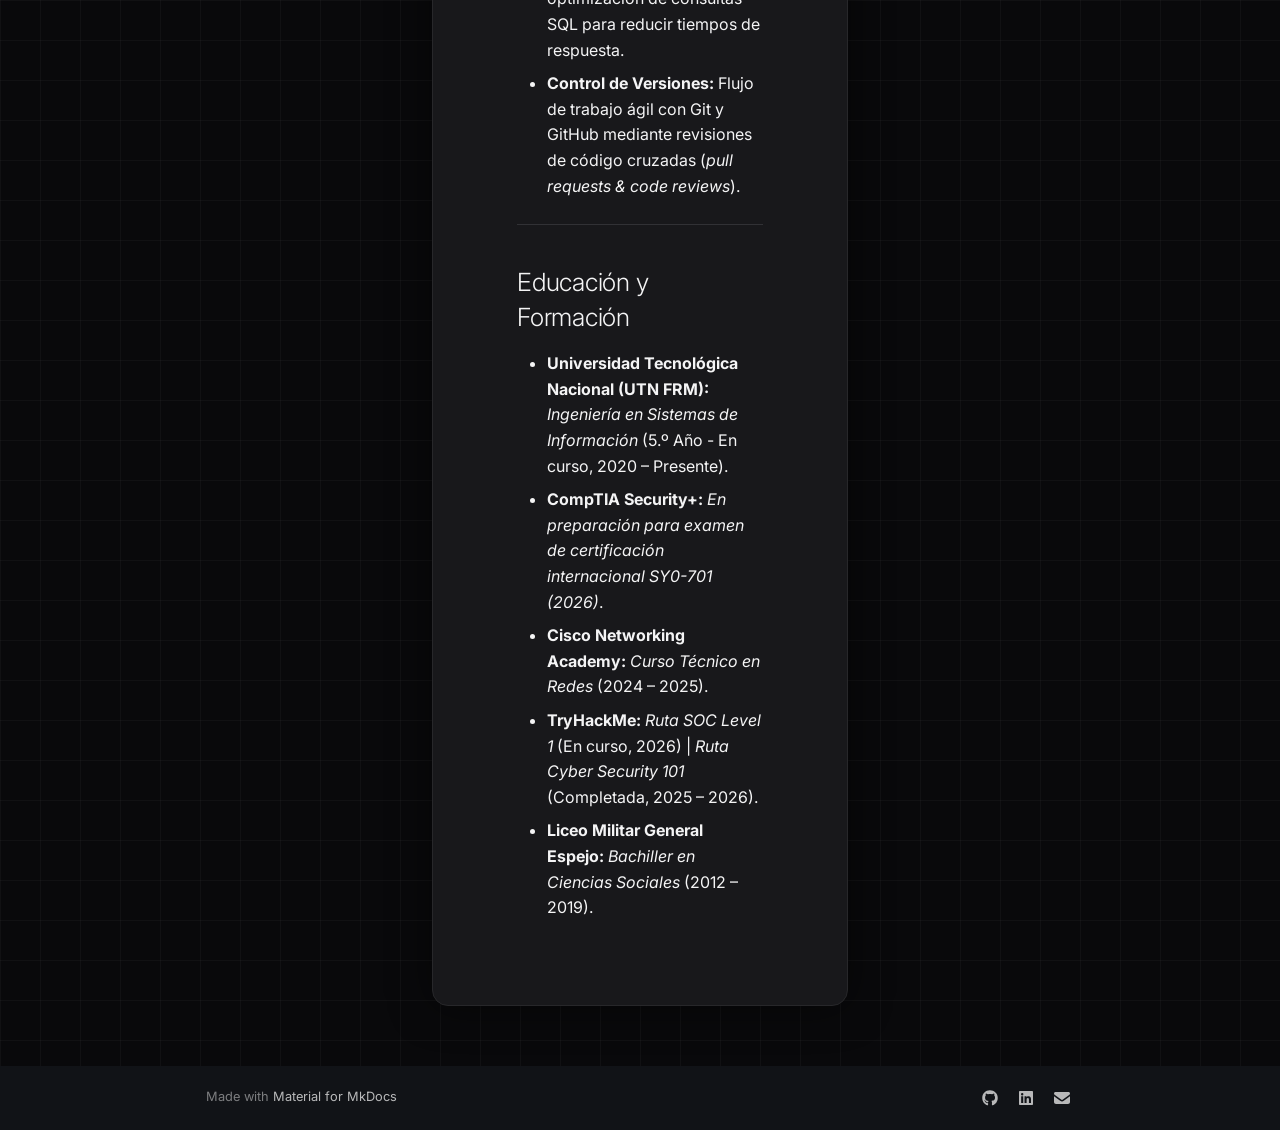
<file: sobre-mi/index.html>
<!doctype html>
<html lang="es" class="no-js">
  <head>
    
      <meta charset="utf-8">
      <meta name="viewport" content="width=device-width,initial-scale=1">
      
        <meta name="description" content="Documentación técnica, casos de estudio en redes, infraestructura SysAdmin y laboratorios de Ciberseguridad.">
      
      
        <meta name="author" content="Juan Francisco Vazquez">
      
      
        <link rel="canonical" href="https://jusnock.github.io/sobre-mi/">
      
      
        <link rel="prev" href="..">
      
      
        <link rel="next" href="../redes-infra/">
      
      
        
      
      
      <link rel="icon" href="../assets/images/favicon.png">
      <meta name="generator" content="mkdocs-1.6.1, mkdocs-material-9.7.7">
    
    
      
        <title>Perfil & CV - Juan Francisco Vazquez | Docs & Labs</title>
      
    
    
      <link rel="stylesheet" href="../assets/stylesheets/main.ec1eaa64.min.css">
      
        
        <link rel="stylesheet" href="../assets/stylesheets/palette.ab4e12ef.min.css">
      
      


    
    
      
    
    
      
        
        
        <link rel="preconnect" href="https://fonts.gstatic.com" crossorigin>
        <link rel="stylesheet" href="https://fonts.googleapis.com/css?family=Plus+Jakarta+Sans:300,300i,400,400i,700,700i%7CJetBrains+Mono:400,400i,700,700i&display=fallback">
        <style>:root{--md-text-font:"Plus Jakarta Sans";--md-code-font:"JetBrains Mono"}</style>
      
    
    
      <link rel="stylesheet" href="../stylesheets/extra.css">
    
    <script>__md_scope=new URL("..",location),__md_hash=e=>[...e].reduce(((e,_)=>(e<<5)-e+_.charCodeAt(0)),0),__md_get=(e,_=localStorage,t=__md_scope)=>JSON.parse(_.getItem(t.pathname+"."+e)),__md_set=(e,_,t=localStorage,a=__md_scope)=>{try{t.setItem(a.pathname+"."+e,JSON.stringify(_))}catch(e){}}</script>
    
      

    
    
  </head>
  
  
    
    
      
    
    
    
    
    <body dir="ltr" data-md-color-scheme="slate" data-md-color-primary="slate" data-md-color-accent="indigo">
  
    
    <input class="md-toggle" data-md-toggle="drawer" type="checkbox" id="__drawer" autocomplete="off">
    <input class="md-toggle" data-md-toggle="search" type="checkbox" id="__search" autocomplete="off">
    <label class="md-overlay" for="__drawer"></label>
    <div data-md-component="skip">
      
        
        <a href="#sobre-mi-perfil-profesional" class="md-skip">
          Saltar a contenido
        </a>
      
    </div>
    <div data-md-component="announce">
      
    </div>
    
    
      

<header class="md-header" data-md-component="header">
  <nav class="md-header__inner md-grid" aria-label="Cabecera">
    <a href=".." title="Juan Francisco Vazquez | Docs &amp; Labs" class="md-header__button md-logo" aria-label="Juan Francisco Vazquez | Docs & Labs" data-md-component="logo">
      
  
  <svg xmlns="http://www.w3.org/2000/svg" viewBox="0 0 24 24"><path d="M12 8a3 3 0 0 0 3-3 3 3 0 0 0-3-3 3 3 0 0 0-3 3 3 3 0 0 0 3 3m0 3.54C9.64 9.35 6.5 8 3 8v11c3.5 0 6.64 1.35 9 3.54 2.36-2.19 5.5-3.54 9-3.54V8c-3.5 0-6.64 1.35-9 3.54"/></svg>

    </a>
    <label class="md-header__button md-icon" for="__drawer">
      
      <svg xmlns="http://www.w3.org/2000/svg" viewBox="0 0 24 24"><path d="M3 6h18v2H3zm0 5h18v2H3zm0 5h18v2H3z"/></svg>
    </label>
    <div class="md-header__title" data-md-component="header-title">
      <div class="md-header__ellipsis">
        <div class="md-header__topic">
          <span class="md-ellipsis">
            Juan Francisco Vazquez | Docs & Labs
          </span>
        </div>
        <div class="md-header__topic" data-md-component="header-topic">
          <span class="md-ellipsis">
            
              Perfil & CV
            
          </span>
        </div>
      </div>
    </div>
    
      
        <form class="md-header__option" data-md-component="palette">
  
    
    
    
    <input class="md-option" data-md-color-media="" data-md-color-scheme="slate" data-md-color-primary="slate" data-md-color-accent="indigo"  aria-label="Modo claro"  type="radio" name="__palette" id="__palette_0">
    
      <label class="md-header__button md-icon" title="Modo claro" for="__palette_1" hidden>
        <svg xmlns="http://www.w3.org/2000/svg" viewBox="0 0 24 24"><path d="m17.75 4.09-2.53 1.94.91 3.06-2.63-1.81-2.63 1.81.91-3.06-2.53-1.94L12.44 4l1.06-3 1.06 3zm3.5 6.91-1.64 1.25.59 1.98-1.7-1.17-1.7 1.17.59-1.98L15.75 11l2.06-.05L18.5 9l.69 1.95zm-2.28 4.95c.83-.08 1.72 1.1 1.19 1.85-.32.45-.66.87-1.08 1.27C15.17 23 8.84 23 4.94 19.07c-3.91-3.9-3.91-10.24 0-14.14.4-.4.82-.76 1.27-1.08.75-.53 1.93.36 1.85 1.19-.27 2.86.69 5.83 2.89 8.02a9.96 9.96 0 0 0 8.02 2.89m-1.64 2.02a12.08 12.08 0 0 1-7.8-3.47c-2.17-2.19-3.33-5-3.49-7.82-2.81 3.14-2.7 7.96.31 10.98 3.02 3.01 7.84 3.12 10.98.31"/></svg>
      </label>
    
  
    
    
    
    <input class="md-option" data-md-color-media="" data-md-color-scheme="default" data-md-color-primary="slate" data-md-color-accent="indigo"  aria-label="Modo oscuro"  type="radio" name="__palette" id="__palette_1">
    
      <label class="md-header__button md-icon" title="Modo oscuro" for="__palette_0" hidden>
        <svg xmlns="http://www.w3.org/2000/svg" viewBox="0 0 24 24"><path d="M12 7a5 5 0 0 1 5 5 5 5 0 0 1-5 5 5 5 0 0 1-5-5 5 5 0 0 1 5-5m0 2a3 3 0 0 0-3 3 3 3 0 0 0 3 3 3 3 0 0 0 3-3 3 3 0 0 0-3-3m0-7 2.39 3.42C13.65 5.15 12.84 5 12 5s-1.65.15-2.39.42zM3.34 7l4.16-.35A7.2 7.2 0 0 0 5.94 8.5c-.44.74-.69 1.5-.83 2.29zm.02 10 1.76-3.77a7.131 7.131 0 0 0 2.38 4.14zM20.65 7l-1.77 3.79a7.02 7.02 0 0 0-2.38-4.15zm-.01 10-4.14.36c.59-.51 1.12-1.14 1.54-1.86.42-.73.69-1.5.83-2.29zM12 22l-2.41-3.44c.74.27 1.55.44 2.41.44.82 0 1.63-.17 2.37-.44z"/></svg>
      </label>
    
  
</form>
      
    
    
      <script>var palette=__md_get("__palette");if(palette&&palette.color){if("(prefers-color-scheme)"===palette.color.media){var media=matchMedia("(prefers-color-scheme: light)"),input=document.querySelector(media.matches?"[data-md-color-media='(prefers-color-scheme: light)']":"[data-md-color-media='(prefers-color-scheme: dark)']");palette.color.media=input.getAttribute("data-md-color-media"),palette.color.scheme=input.getAttribute("data-md-color-scheme"),palette.color.primary=input.getAttribute("data-md-color-primary"),palette.color.accent=input.getAttribute("data-md-color-accent")}for(var[key,value]of Object.entries(palette.color))document.body.setAttribute("data-md-color-"+key,value)}</script>
    
    
    
      
      
        <label class="md-header__button md-icon" for="__search">
          
          <svg xmlns="http://www.w3.org/2000/svg" viewBox="0 0 24 24"><path d="M9.5 3A6.5 6.5 0 0 1 16 9.5c0 1.61-.59 3.09-1.56 4.23l.27.27h.79l5 5-1.5 1.5-5-5v-.79l-.27-.27A6.52 6.52 0 0 1 9.5 16 6.5 6.5 0 0 1 3 9.5 6.5 6.5 0 0 1 9.5 3m0 2C7 5 5 7 5 9.5S7 14 9.5 14 14 12 14 9.5 12 5 9.5 5"/></svg>
        </label>
        <div class="md-search" data-md-component="search" role="dialog">
  <label class="md-search__overlay" for="__search"></label>
  <div class="md-search__inner" role="search">
    <form class="md-search__form" name="search">
      <input type="text" class="md-search__input" name="query" aria-label="Búsqueda" placeholder="Búsqueda" autocapitalize="off" autocorrect="off" autocomplete="off" spellcheck="false" data-md-component="search-query" required>
      <label class="md-search__icon md-icon" for="__search">
        
        <svg xmlns="http://www.w3.org/2000/svg" viewBox="0 0 24 24"><path d="M9.5 3A6.5 6.5 0 0 1 16 9.5c0 1.61-.59 3.09-1.56 4.23l.27.27h.79l5 5-1.5 1.5-5-5v-.79l-.27-.27A6.52 6.52 0 0 1 9.5 16 6.5 6.5 0 0 1 3 9.5 6.5 6.5 0 0 1 9.5 3m0 2C7 5 5 7 5 9.5S7 14 9.5 14 14 12 14 9.5 12 5 9.5 5"/></svg>
        
        <svg xmlns="http://www.w3.org/2000/svg" viewBox="0 0 24 24"><path d="M20 11v2H8l5.5 5.5-1.42 1.42L4.16 12l7.92-7.92L13.5 5.5 8 11z"/></svg>
      </label>
      <nav class="md-search__options" aria-label="Buscar">
        
        <button type="reset" class="md-search__icon md-icon" title="Limpiar" aria-label="Limpiar" tabindex="-1">
          
          <svg xmlns="http://www.w3.org/2000/svg" viewBox="0 0 24 24"><path d="M19 6.41 17.59 5 12 10.59 6.41 5 5 6.41 10.59 12 5 17.59 6.41 19 12 13.41 17.59 19 19 17.59 13.41 12z"/></svg>
        </button>
      </nav>
      
        <div class="md-search__suggest" data-md-component="search-suggest"></div>
      
    </form>
    <div class="md-search__output">
      <div class="md-search__scrollwrap" tabindex="0" data-md-scrollfix>
        <div class="md-search-result" data-md-component="search-result">
          <div class="md-search-result__meta">
            Inicializando búsqueda
          </div>
          <ol class="md-search-result__list" role="presentation"></ol>
        </div>
      </div>
    </div>
  </div>
</div>
      
    
    
      <div class="md-header__source">
        <a href="https://github.com/Jusnock" title="Ir al repositorio" class="md-source" data-md-component="source">
  <div class="md-source__icon md-icon">
    
    <svg xmlns="http://www.w3.org/2000/svg" viewBox="0 0 448 512"><!--! Font Awesome Free 7.1.0 by @fontawesome - https://fontawesome.com License - https://fontawesome.com/license/free (Icons: CC BY 4.0, Fonts: SIL OFL 1.1, Code: MIT License) Copyright 2025 Fonticons, Inc.--><path d="M439.6 236.1 244 40.5c-5.4-5.5-12.8-8.5-20.4-8.5s-15 3-20.4 8.4L162.5 81l51.5 51.5c27.1-9.1 52.7 16.8 43.4 43.7l49.7 49.7c34.2-11.8 61.2 31 35.5 56.7-26.5 26.5-70.2-2.9-56-37.3L240.3 199v121.9c25.3 12.5 22.3 41.8 9.1 55-6.4 6.4-15.2 10.1-24.3 10.1s-17.8-3.6-24.3-10.1c-17.6-17.6-11.1-46.9 11.2-56v-123c-20.8-8.5-24.6-30.7-18.6-45L142.6 101 8.5 235.1C3 240.6 0 247.9 0 255.5s3 15 8.5 20.4l195.6 195.7c5.4 5.4 12.7 8.4 20.4 8.4s15-3 20.4-8.4l194.7-194.7c5.4-5.4 8.4-12.8 8.4-20.4s-3-15-8.4-20.4"/></svg>
  </div>
  <div class="md-source__repository">
    Jusnock/jusnock.github.io
  </div>
</a>
      </div>
    
  </nav>
  
</header>
    
    <div class="md-container" data-md-component="container">
      
      
        
          
            
<nav class="md-tabs" aria-label="Pestañas" data-md-component="tabs">
  <div class="md-grid">
    <ul class="md-tabs__list">
      
        
  
  
  
  
    <li class="md-tabs__item">
      <a href=".." class="md-tabs__link">
        
  
  
    
  
  Inicio

      </a>
    </li>
  

      
        
  
  
  
    
  
  
    <li class="md-tabs__item md-tabs__item--active">
      <a href="./" class="md-tabs__link">
        
  
  
    
  
  Perfil & CV

      </a>
    </li>
  

      
        
  
  
  
  
    <li class="md-tabs__item">
      <a href="../redes-infra/" class="md-tabs__link">
        
  
  
    
  
  Redes e Infraestructura

      </a>
    </li>
  

      
        
  
  
  
  
    <li class="md-tabs__item">
      <a href="../ciberseguridad/" class="md-tabs__link">
        
  
  
    
  
  Ciberseguridad

      </a>
    </li>
  

      
        
  
  
  
  
    
    
      <li class="md-tabs__item">
        <a href="../proyectos/" class="md-tabs__link">
          
  
  
  Proyectos

        </a>
      </li>
    
  

      
        
  
  
  
  
    <li class="md-tabs__item">
      <a href="../certificaciones/" class="md-tabs__link">
        
  
  
    
  
  Certificaciones & Formación

      </a>
    </li>
  

      
    </ul>
  </div>
</nav>
          
        
      
      <main class="md-main" data-md-component="main">
        <div class="md-main__inner md-grid">
          
            
              
              <div class="md-sidebar md-sidebar--primary" data-md-component="sidebar" data-md-type="navigation" >
                <div class="md-sidebar__scrollwrap">
                  <div class="md-sidebar__inner">
                    


  


<nav class="md-nav md-nav--primary md-nav--lifted" aria-label="Navegación" data-md-level="0">
  <label class="md-nav__title" for="__drawer">
    <a href=".." title="Juan Francisco Vazquez | Docs &amp; Labs" class="md-nav__button md-logo" aria-label="Juan Francisco Vazquez | Docs & Labs" data-md-component="logo">
      
  
  <svg xmlns="http://www.w3.org/2000/svg" viewBox="0 0 24 24"><path d="M12 8a3 3 0 0 0 3-3 3 3 0 0 0-3-3 3 3 0 0 0-3 3 3 3 0 0 0 3 3m0 3.54C9.64 9.35 6.5 8 3 8v11c3.5 0 6.64 1.35 9 3.54 2.36-2.19 5.5-3.54 9-3.54V8c-3.5 0-6.64 1.35-9 3.54"/></svg>

    </a>
    Juan Francisco Vazquez | Docs & Labs
  </label>
  
    <div class="md-nav__source">
      <a href="https://github.com/Jusnock" title="Ir al repositorio" class="md-source" data-md-component="source">
  <div class="md-source__icon md-icon">
    
    <svg xmlns="http://www.w3.org/2000/svg" viewBox="0 0 448 512"><!--! Font Awesome Free 7.1.0 by @fontawesome - https://fontawesome.com License - https://fontawesome.com/license/free (Icons: CC BY 4.0, Fonts: SIL OFL 1.1, Code: MIT License) Copyright 2025 Fonticons, Inc.--><path d="M439.6 236.1 244 40.5c-5.4-5.5-12.8-8.5-20.4-8.5s-15 3-20.4 8.4L162.5 81l51.5 51.5c27.1-9.1 52.7 16.8 43.4 43.7l49.7 49.7c34.2-11.8 61.2 31 35.5 56.7-26.5 26.5-70.2-2.9-56-37.3L240.3 199v121.9c25.3 12.5 22.3 41.8 9.1 55-6.4 6.4-15.2 10.1-24.3 10.1s-17.8-3.6-24.3-10.1c-17.6-17.6-11.1-46.9 11.2-56v-123c-20.8-8.5-24.6-30.7-18.6-45L142.6 101 8.5 235.1C3 240.6 0 247.9 0 255.5s3 15 8.5 20.4l195.6 195.7c5.4 5.4 12.7 8.4 20.4 8.4s15-3 20.4-8.4l194.7-194.7c5.4-5.4 8.4-12.8 8.4-20.4s-3-15-8.4-20.4"/></svg>
  </div>
  <div class="md-source__repository">
    Jusnock/jusnock.github.io
  </div>
</a>
    </div>
  
  <ul class="md-nav__list" data-md-scrollfix>
    
      
      
  
  
  
  
    <li class="md-nav__item">
      <a href=".." class="md-nav__link">
        
  
  
  <span class="md-ellipsis">
    
  
    Inicio
  

    
  </span>
  
  

      </a>
    </li>
  

    
      
      
  
  
    
  
  
  
    <li class="md-nav__item md-nav__item--active">
      
      <input class="md-nav__toggle md-toggle" type="checkbox" id="__toc">
      
      
        
      
      
        <label class="md-nav__link md-nav__link--active" for="__toc">
          
  
  
  <span class="md-ellipsis">
    
  
    Perfil & CV
  

    
  </span>
  
  

          <span class="md-nav__icon md-icon"></span>
        </label>
      
      <a href="./" class="md-nav__link md-nav__link--active">
        
  
  
  <span class="md-ellipsis">
    
  
    Perfil & CV
  

    
  </span>
  
  

      </a>
      
        

<nav class="md-nav md-nav--secondary" aria-label="Tabla de contenidos">
  
  
  
    
  
  
    <label class="md-nav__title" for="__toc">
      <span class="md-nav__icon md-icon"></span>
      Tabla de contenidos
    </label>
    <ul class="md-nav__list" data-md-component="toc" data-md-scrollfix>
      
        <li class="md-nav__item">
  <a href="#juan-francisco-vazquez" class="md-nav__link">
    <span class="md-ellipsis">
      
        Juan Francisco Vazquez
      
    </span>
  </a>
  
</li>
      
        <li class="md-nav__item">
  <a href="#resumen-de-perfil" class="md-nav__link">
    <span class="md-ellipsis">
      
        Resumen de Perfil
      
    </span>
  </a>
  
</li>
      
        <li class="md-nav__item">
  <a href="#experiencia-laboral" class="md-nav__link">
    <span class="md-ellipsis">
      
        Experiencia Laboral
      
    </span>
  </a>
  
    <nav class="md-nav" aria-label="Experiencia Laboral">
      <ul class="md-nav__list">
        
          <li class="md-nav__item">
  <a href="#consejo-profesional-de-ciencias-economicas-mendoza-argentina" class="md-nav__link">
    <span class="md-ellipsis">
      
        Consejo Profesional de Ciencias Económicas — Mendoza, Argentina
      
    </span>
  </a>
  
</li>
        
          <li class="md-nav__item">
  <a href="#rst-red-de-salud-tecnologica-mendoza-argentina" class="md-nav__link">
    <span class="md-ellipsis">
      
        RST - Red de Salud Tecnológica — Mendoza, Argentina
      
    </span>
  </a>
  
</li>
        
      </ul>
    </nav>
  
</li>
      
        <li class="md-nav__item">
  <a href="#educacion-y-formacion" class="md-nav__link">
    <span class="md-ellipsis">
      
        Educación y Formación
      
    </span>
  </a>
  
</li>
      
    </ul>
  
</nav>
      
    </li>
  

    
      
      
  
  
  
  
    <li class="md-nav__item">
      <a href="../redes-infra/" class="md-nav__link">
        
  
  
  <span class="md-ellipsis">
    
  
    Redes e Infraestructura
  

    
  </span>
  
  

      </a>
    </li>
  

    
      
      
  
  
  
  
    <li class="md-nav__item">
      <a href="../ciberseguridad/" class="md-nav__link">
        
  
  
  <span class="md-ellipsis">
    
  
    Ciberseguridad
  

    
  </span>
  
  

      </a>
    </li>
  

    
      
      
  
  
  
  
    
    
    
    
      
      
        
      
    
    
    <li class="md-nav__item md-nav__item--nested">
      
        
        
          
        
        <input class="md-nav__toggle md-toggle md-toggle--indeterminate" type="checkbox" id="__nav_5" >
        
          
          <label class="md-nav__link" for="__nav_5" id="__nav_5_label" tabindex="0">
            
  
  
  <span class="md-ellipsis">
    
  
    Proyectos
  

    
  </span>
  
  

            <span class="md-nav__icon md-icon"></span>
          </label>
        
        <nav class="md-nav" data-md-level="1" aria-labelledby="__nav_5_label" aria-expanded="false">
          <label class="md-nav__title" for="__nav_5">
            <span class="md-nav__icon md-icon"></span>
            
  
    Proyectos
  

          </label>
          <ul class="md-nav__list" data-md-scrollfix>
            
              
                
  
  
  
  
    <li class="md-nav__item">
      <a href="../proyectos/" class="md-nav__link">
        
  
  
  <span class="md-ellipsis">
    
  
    Índice de Proyectos
  

    
  </span>
  
  

      </a>
    </li>
  

              
            
              
                
  
  
  
  
    <li class="md-nav__item">
      <a href="../proyectos/red-empresarial-virtualizada/" class="md-nav__link">
        
  
  
  <span class="md-ellipsis">
    
  
    Red Empresarial Virtualizada
  

    
  </span>
  
  

      </a>
    </li>
  

              
            
              
                
  
  
  
  
    <li class="md-nav__item">
      <a href="../proyectos/pyrecon-tool/" class="md-nav__link">
        
  
  
  <span class="md-ellipsis">
    
  
    PyRecon-Tool
  

    
  </span>
  
  

      </a>
    </li>
  

              
            
          </ul>
        </nav>
      
    </li>
  

    
      
      
  
  
  
  
    <li class="md-nav__item">
      <a href="../certificaciones/" class="md-nav__link">
        
  
  
  <span class="md-ellipsis">
    
  
    Certificaciones & Formación
  

    
  </span>
  
  

      </a>
    </li>
  

    
  </ul>
</nav>
                  </div>
                </div>
              </div>
            
            
              
              <div class="md-sidebar md-sidebar--secondary" data-md-component="sidebar" data-md-type="toc" >
                <div class="md-sidebar__scrollwrap">
                  <div class="md-sidebar__inner">
                    

<nav class="md-nav md-nav--secondary" aria-label="Tabla de contenidos">
  
  
  
    
  
  
    <label class="md-nav__title" for="__toc">
      <span class="md-nav__icon md-icon"></span>
      Tabla de contenidos
    </label>
    <ul class="md-nav__list" data-md-component="toc" data-md-scrollfix>
      
        <li class="md-nav__item">
  <a href="#juan-francisco-vazquez" class="md-nav__link">
    <span class="md-ellipsis">
      
        Juan Francisco Vazquez
      
    </span>
  </a>
  
</li>
      
        <li class="md-nav__item">
  <a href="#resumen-de-perfil" class="md-nav__link">
    <span class="md-ellipsis">
      
        Resumen de Perfil
      
    </span>
  </a>
  
</li>
      
        <li class="md-nav__item">
  <a href="#experiencia-laboral" class="md-nav__link">
    <span class="md-ellipsis">
      
        Experiencia Laboral
      
    </span>
  </a>
  
    <nav class="md-nav" aria-label="Experiencia Laboral">
      <ul class="md-nav__list">
        
          <li class="md-nav__item">
  <a href="#consejo-profesional-de-ciencias-economicas-mendoza-argentina" class="md-nav__link">
    <span class="md-ellipsis">
      
        Consejo Profesional de Ciencias Económicas — Mendoza, Argentina
      
    </span>
  </a>
  
</li>
        
          <li class="md-nav__item">
  <a href="#rst-red-de-salud-tecnologica-mendoza-argentina" class="md-nav__link">
    <span class="md-ellipsis">
      
        RST - Red de Salud Tecnológica — Mendoza, Argentina
      
    </span>
  </a>
  
</li>
        
      </ul>
    </nav>
  
</li>
      
        <li class="md-nav__item">
  <a href="#educacion-y-formacion" class="md-nav__link">
    <span class="md-ellipsis">
      
        Educación y Formación
      
    </span>
  </a>
  
</li>
      
    </ul>
  
</nav>
                  </div>
                </div>
              </div>
            
          
          
            <div class="md-content" data-md-component="content">
              
              <article class="md-content__inner md-typeset">
                
                  


  
  


<h1 id="sobre-mi-perfil-profesional">Sobre Mí &amp; Perfil Profesional<a class="headerlink" href="#sobre-mi-perfil-profesional" title="Permanent link">&para;</a></h1>
<h2 id="juan-francisco-vazquez">Juan Francisco Vazquez<a class="headerlink" href="#juan-francisco-vazquez" title="Permanent link">&para;</a></h2>
<p><em>Estudiante avanzado de Ingeniería en Sistemas de Información (5.º Año) — UTN FRM</em><br />
<strong>Ubicación:</strong> Mendoza, Argentina | <strong>Email:</strong> <a href="mailto:vazquezjuanfrancisco49@gmail.com">vazquezjuanfrancisco49@gmail.com</a><br />
<strong>LinkedIn:</strong> <a href="https://linkedin.com/in/juan-francisco-vazquez-0aaa94218">linkedin.com/in/juan-francisco-vazquez-0aaa94218</a> | <strong>GitHub:</strong> <a href="https://github.com/Jusnock">github.com/Jusnock</a></p>
<div style="margin: 20px 0;">
  <a href="../assets/CV-Juan-Francisco-Vazquez.pdf" target="_blank" download="CV-Juan-Francisco-Vazquez.pdf" class="btn-cv">
    Descargar CV Oficial (PDF)
  </a>
</div>

<hr />
<h2 id="resumen-de-perfil">Resumen de Perfil<a class="headerlink" href="#resumen-de-perfil" title="Permanent link">&para;</a></h2>
<p>Estudiante de último año de Ingeniería en Sistemas de Información con experiencia comprobable en administración de redes corporativas sobre equipamiento <strong>MikroTik</strong> y <strong>Ubiquiti</strong>, despliegue de <strong>VPNs seguras</strong>, administración de servidores <strong>Windows Server (Active Directory, GPOs, DNS)</strong> y entornos <strong>Linux (Ubuntu Server, Docker)</strong>.</p>
<p>Formación continua y enfoque práctico en <strong>ciberseguridad (Purple Team)</strong> mediante resolución de laboratorios en <strong>TryHackMe</strong> (Rutas <em>Cyber Security 101</em> y <em>SOC Level 1</em>) y preparación para la certificación internacional <strong>CompTIA Security+</strong>.</p>
<hr />
<h2 id="experiencia-laboral">Experiencia Laboral<a class="headerlink" href="#experiencia-laboral" title="Permanent link">&para;</a></h2>
<h3 id="consejo-profesional-de-ciencias-economicas-mendoza-argentina">Consejo Profesional de Ciencias Económicas — Mendoza, Argentina<a class="headerlink" href="#consejo-profesional-de-ciencias-economicas-mendoza-argentina" title="Permanent link">&para;</a></h3>
<p><strong>Soporte de TI e Infraestructura de Redes</strong><br />
<em>Abril 2025 – Presente</em></p>
<ul>
<li><strong>Infraestructura y Conectividad:</strong> Gestión y optimización de redes empresariales con equipamiento MikroTik RouterOS y switches/APs Ubiquiti UniFi. Despliegue de túneles corporativos OpenVPN, segmentación por VLANs y reglas de firewalling.</li>
<li><strong>Directorio Corporativo:</strong> Administración de Active Directory en Windows Server, diseño e implementación de Directivas de Grupo (GPOs), gestión de permisos y servicios DNS/DHCP.</li>
<li><strong>Servidores y Virtualización:</strong> Mantenimiento, monitoreo y despliegue de servidores físicos y virtuales en Ubuntu Linux y Windows Server.</li>
<li><strong>Contenedores:</strong> Implementación de servicios contenerizados con Docker para ambientes de prueba controlados.</li>
<li><strong>Soporte Técnico N2/N3:</strong> Diagnóstico y resolución de incidentes complejos en infraestructura de red, servidores y estaciones de trabajo.</li>
</ul>
<h3 id="rst-red-de-salud-tecnologica-mendoza-argentina">RST - Red de Salud Tecnológica — Mendoza, Argentina<a class="headerlink" href="#rst-red-de-salud-tecnologica-mendoza-argentina" title="Permanent link">&para;</a></h3>
<p><strong>Pasante de Desarrollo Web Backend</strong><br />
<em>Julio 2024 – Agosto 2024</em></p>
<ul>
<li><strong>Servicios Backend:</strong> Diseño e implementación de endpoints RESTful para la integración de plataformas de salud digital utilizando Python.</li>
<li><strong>Bases de Datos:</strong> Colaboración en diseño de modelos relacionales y optimización de consultas SQL para reducir tiempos de respuesta.</li>
<li><strong>Control de Versiones:</strong> Flujo de trabajo ágil con Git y GitHub mediante revisiones de código cruzadas (<em>pull requests &amp; code reviews</em>).</li>
</ul>
<hr />
<h2 id="educacion-y-formacion">Educación y Formación<a class="headerlink" href="#educacion-y-formacion" title="Permanent link">&para;</a></h2>
<ul>
<li><strong>Universidad Tecnológica Nacional (UTN FRM):</strong> <em>Ingeniería en Sistemas de Información</em> (5.º Año - En curso, 2020 – Presente).</li>
<li><strong>CompTIA Security+:</strong> <em>En preparación para examen de certificación internacional SY0-701 (2026)</em>.</li>
<li><strong>Cisco Networking Academy:</strong> <em>Curso Técnico en Redes</em> (2024 – 2025).</li>
<li><strong>TryHackMe:</strong> <em>Ruta SOC Level 1</em> (En curso, 2026) | <em>Ruta Cyber Security 101</em> (Completada, 2025 – 2026).</li>
<li><strong>Liceo Militar General Espejo:</strong> <em>Bachiller en Ciencias Sociales</em> (2012 – 2019).</li>
</ul>












                
              </article>
            </div>
          
          
  <script>var tabs=__md_get("__tabs");if(Array.isArray(tabs))e:for(var set of document.querySelectorAll(".tabbed-set")){var labels=set.querySelector(".tabbed-labels");for(var tab of tabs)for(var label of labels.getElementsByTagName("label"))if(label.innerText.trim()===tab){var input=document.getElementById(label.htmlFor);input.checked=!0;continue e}}</script>

<script>var target=document.getElementById(location.hash.slice(1));target&&target.name&&(target.checked=target.name.startsWith("__tabbed_"))</script>
        </div>
        
          <button type="button" class="md-top md-icon" data-md-component="top" hidden>
  
  <svg xmlns="http://www.w3.org/2000/svg" viewBox="0 0 24 24"><path d="M13 20h-2V8l-5.5 5.5-1.42-1.42L12 4.16l7.92 7.92-1.42 1.42L13 8z"/></svg>
  Volver al principio
</button>
        
      </main>
      
        <footer class="md-footer">
  
  <div class="md-footer-meta md-typeset">
    <div class="md-footer-meta__inner md-grid">
      <div class="md-copyright">
  
  
    Made with
    <a href="https://squidfunk.github.io/mkdocs-material/" target="_blank" rel="noopener">
      Material for MkDocs
    </a>
  
</div>
      
        
<div class="md-social">
  
    
    
    
    
    <a href="https://github.com/Jusnock" target="_blank" rel="noopener" title="GitHub" class="md-social__link">
      <svg xmlns="http://www.w3.org/2000/svg" viewBox="0 0 512 512"><!--! Font Awesome Free 7.1.0 by @fontawesome - https://fontawesome.com License - https://fontawesome.com/license/free (Icons: CC BY 4.0, Fonts: SIL OFL 1.1, Code: MIT License) Copyright 2025 Fonticons, Inc.--><path d="M173.9 397.4c0 2-2.3 3.6-5.2 3.6-3.3.3-5.6-1.3-5.6-3.6 0-2 2.3-3.6 5.2-3.6 3-.3 5.6 1.3 5.6 3.6m-31.1-4.5c-.7 2 1.3 4.3 4.3 4.9 2.6 1 5.6 0 6.2-2s-1.3-4.3-4.3-5.2c-2.6-.7-5.5.3-6.2 2.3m44.2-1.7c-2.9.7-4.9 2.6-4.6 4.9.3 2 2.9 3.3 5.9 2.6 2.9-.7 4.9-2.6 4.6-4.6-.3-1.9-3-3.2-5.9-2.9M252.8 8C114.1 8 8 113.3 8 252c0 110.9 69.8 205.8 169.5 239.2 12.8 2.3 17.3-5.6 17.3-12.1 0-6.2-.3-40.4-.3-61.4 0 0-70 15-84.7-29.8 0 0-11.4-29.1-27.8-36.6 0 0-22.9-15.7 1.6-15.4 0 0 24.9 2 38.6 25.8 21.9 38.6 58.6 27.5 72.9 20.9 2.3-16 8.8-27.1 16-33.7-55.9-6.2-112.3-14.3-112.3-110.5 0-27.5 7.6-41.3 23.6-58.9-2.6-6.5-11.1-33.3 2.6-67.9 20.9-6.5 69 27 69 27 20-5.6 41.5-8.5 62.8-8.5s42.8 2.9 62.8 8.5c0 0 48.1-33.6 69-27 13.7 34.7 5.2 61.4 2.6 67.9 16 17.7 25.8 31.5 25.8 58.9 0 96.5-58.9 104.2-114.8 110.5 9.2 7.9 17 22.9 17 46.4 0 33.7-.3 75.4-.3 83.6 0 6.5 4.6 14.4 17.3 12.1C436.2 457.8 504 362.9 504 252 504 113.3 391.5 8 252.8 8M105.2 352.9c-1.3 1-1 3.3.7 5.2 1.6 1.6 3.9 2.3 5.2 1 1.3-1 1-3.3-.7-5.2-1.6-1.6-3.9-2.3-5.2-1m-10.8-8.1c-.7 1.3.3 2.9 2.3 3.9 1.6 1 3.6.7 4.3-.7.7-1.3-.3-2.9-2.3-3.9-2-.6-3.6-.3-4.3.7m32.4 35.6c-1.6 1.3-1 4.3 1.3 6.2 2.3 2.3 5.2 2.6 6.5 1 1.3-1.3.7-4.3-1.3-6.2-2.2-2.3-5.2-2.6-6.5-1m-11.4-14.7c-1.6 1-1.6 3.6 0 5.9s4.3 3.3 5.6 2.3c1.6-1.3 1.6-3.9 0-6.2-1.4-2.3-4-3.3-5.6-2"/></svg>
    </a>
  
    
    
    
    
    <a href="https://linkedin.com/in/juan-francisco-vazquez-0aaa94218" target="_blank" rel="noopener" title="LinkedIn" class="md-social__link">
      <svg xmlns="http://www.w3.org/2000/svg" viewBox="0 0 448 512"><!--! Font Awesome Free 7.1.0 by @fontawesome - https://fontawesome.com License - https://fontawesome.com/license/free (Icons: CC BY 4.0, Fonts: SIL OFL 1.1, Code: MIT License) Copyright 2025 Fonticons, Inc.--><path d="M416 32H31.9C14.3 32 0 46.5 0 64.3v383.4C0 465.5 14.3 480 31.9 480H416c17.6 0 32-14.5 32-32.3V64.3c0-17.8-14.4-32.3-32-32.3M135.4 416H69V202.2h66.5V416zM102.2 96a38.5 38.5 0 1 1 0 77 38.5 38.5 0 1 1 0-77m282.1 320h-66.4V312c0-24.8-.5-56.7-34.5-56.7-34.6 0-39.9 27-39.9 54.9V416h-66.4V202.2h63.7v29.2h.9c8.9-16.8 30.6-34.5 62.9-34.5 67.2 0 79.7 44.3 79.7 101.9z"/></svg>
    </a>
  
    
    
    
    
    <a href="mailto:vazquezjuanfrancisco49@gmail.com" target="_blank" rel="noopener" title="Email" class="md-social__link">
      <svg xmlns="http://www.w3.org/2000/svg" viewBox="0 0 512 512"><!--! Font Awesome Free 7.1.0 by @fontawesome - https://fontawesome.com License - https://fontawesome.com/license/free (Icons: CC BY 4.0, Fonts: SIL OFL 1.1, Code: MIT License) Copyright 2025 Fonticons, Inc.--><path d="M48 64C21.5 64 0 85.5 0 112c0 15.1 7.1 29.3 19.2 38.4l208 156a48 48 0 0 0 57.6 0l208-156c12.1-9.1 19.2-23.3 19.2-38.4 0-26.5-21.5-48-48-48zM0 196v188c0 35.3 28.7 64 64 64h384c35.3 0 64-28.7 64-64V196L313.6 344.8c-34.1 25.6-81.1 25.6-115.2 0z"/></svg>
    </a>
  
</div>
      
    </div>
  </div>
</footer>
      
    </div>
    <div class="md-dialog" data-md-component="dialog">
      <div class="md-dialog__inner md-typeset"></div>
    </div>
    
    
    
      
      
      <script id="__config" type="application/json">{"annotate": null, "base": "..", "features": ["navigation.tabs", "navigation.sections", "navigation.expand", "navigation.top", "navigation.tracking", "search.suggest", "search.highlight", "content.code.copy", "content.code.annotate", "content.tabs.link"], "search": "../assets/javascripts/workers/search.2c215733.min.js", "tags": null, "translations": {"clipboard.copied": "Copiado al portapapeles", "clipboard.copy": "Copiar al portapapeles", "search.result.more.one": "1 m\u00e1s en esta p\u00e1gina", "search.result.more.other": "# m\u00e1s en esta p\u00e1gina", "search.result.none": "No se encontraron documentos", "search.result.one": "1 documento encontrado", "search.result.other": "# documentos encontrados", "search.result.placeholder": "Teclee para comenzar b\u00fasqueda", "search.result.term.missing": "Falta", "select.version": "Seleccionar versi\u00f3n"}, "version": null}</script>
    
    
      <script src="../assets/javascripts/bundle.d7400e89.min.js"></script>
      
    
  </body>
</html>
</file>
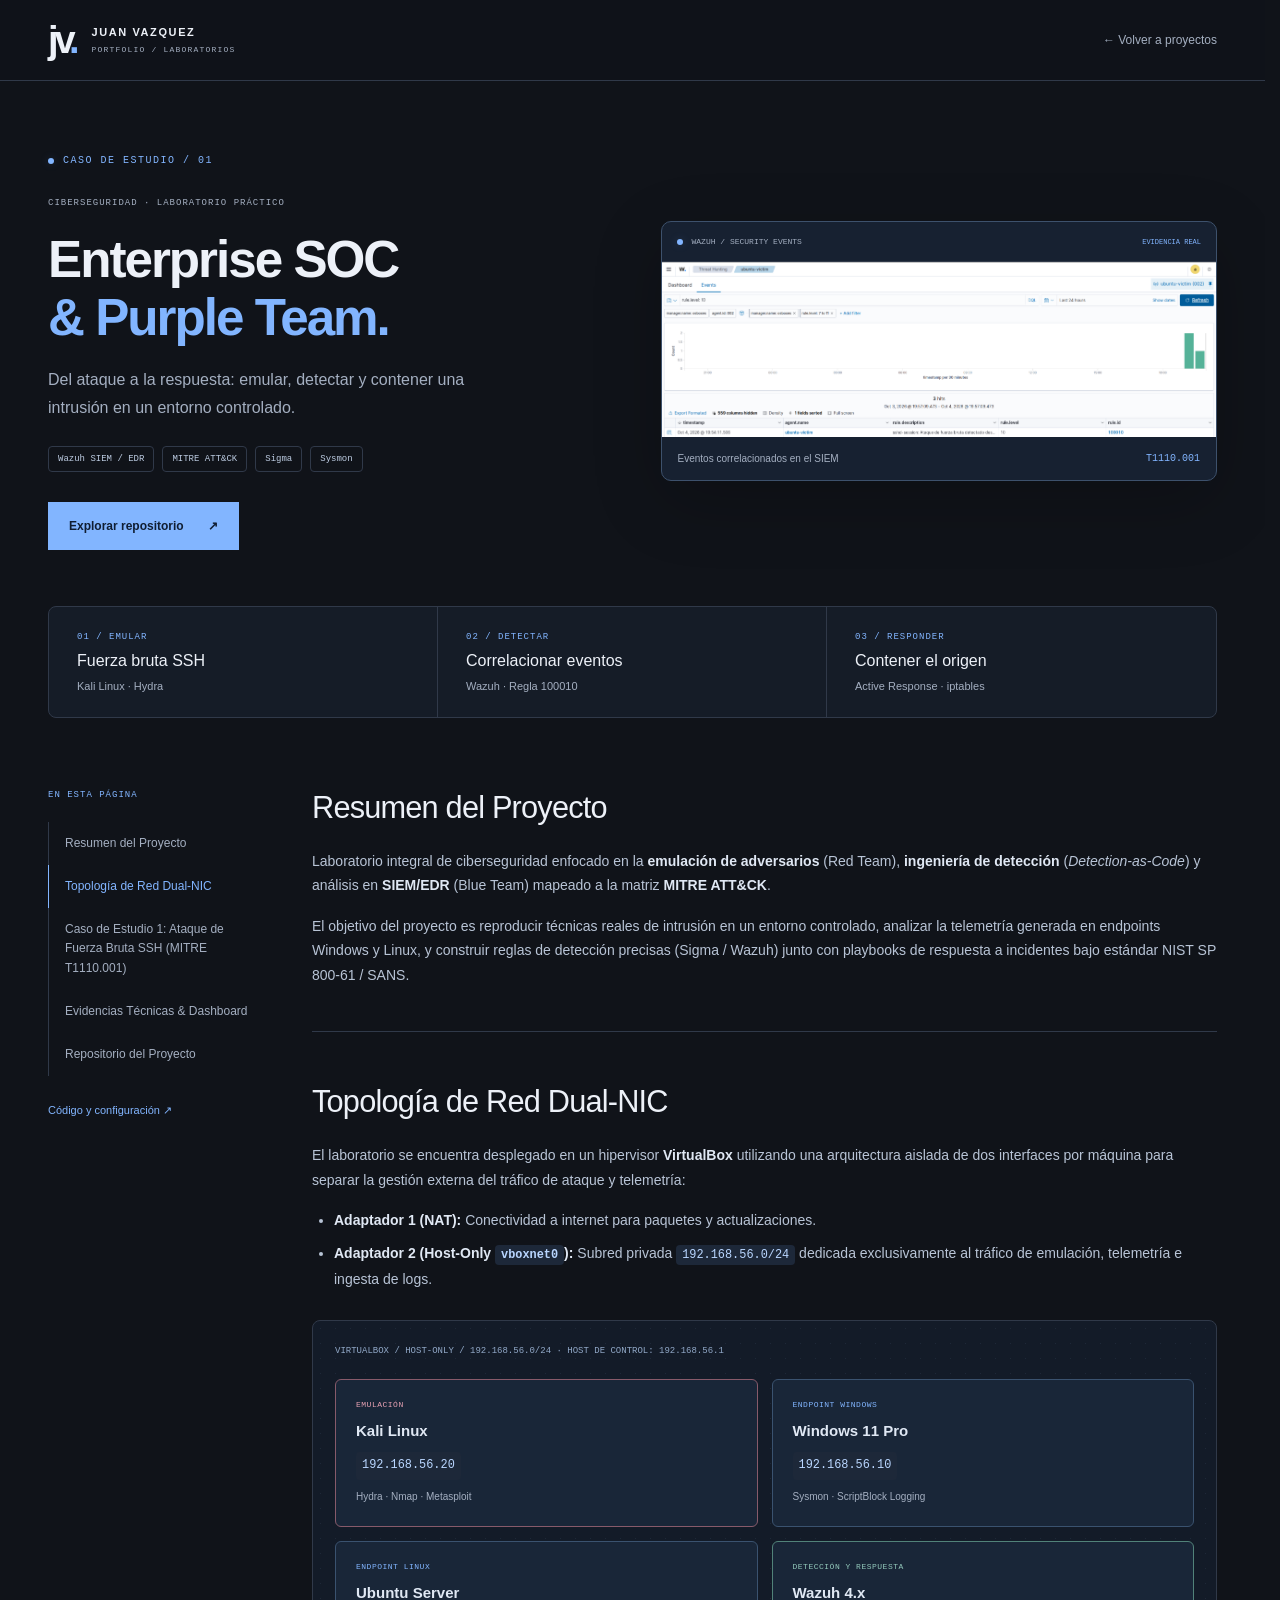
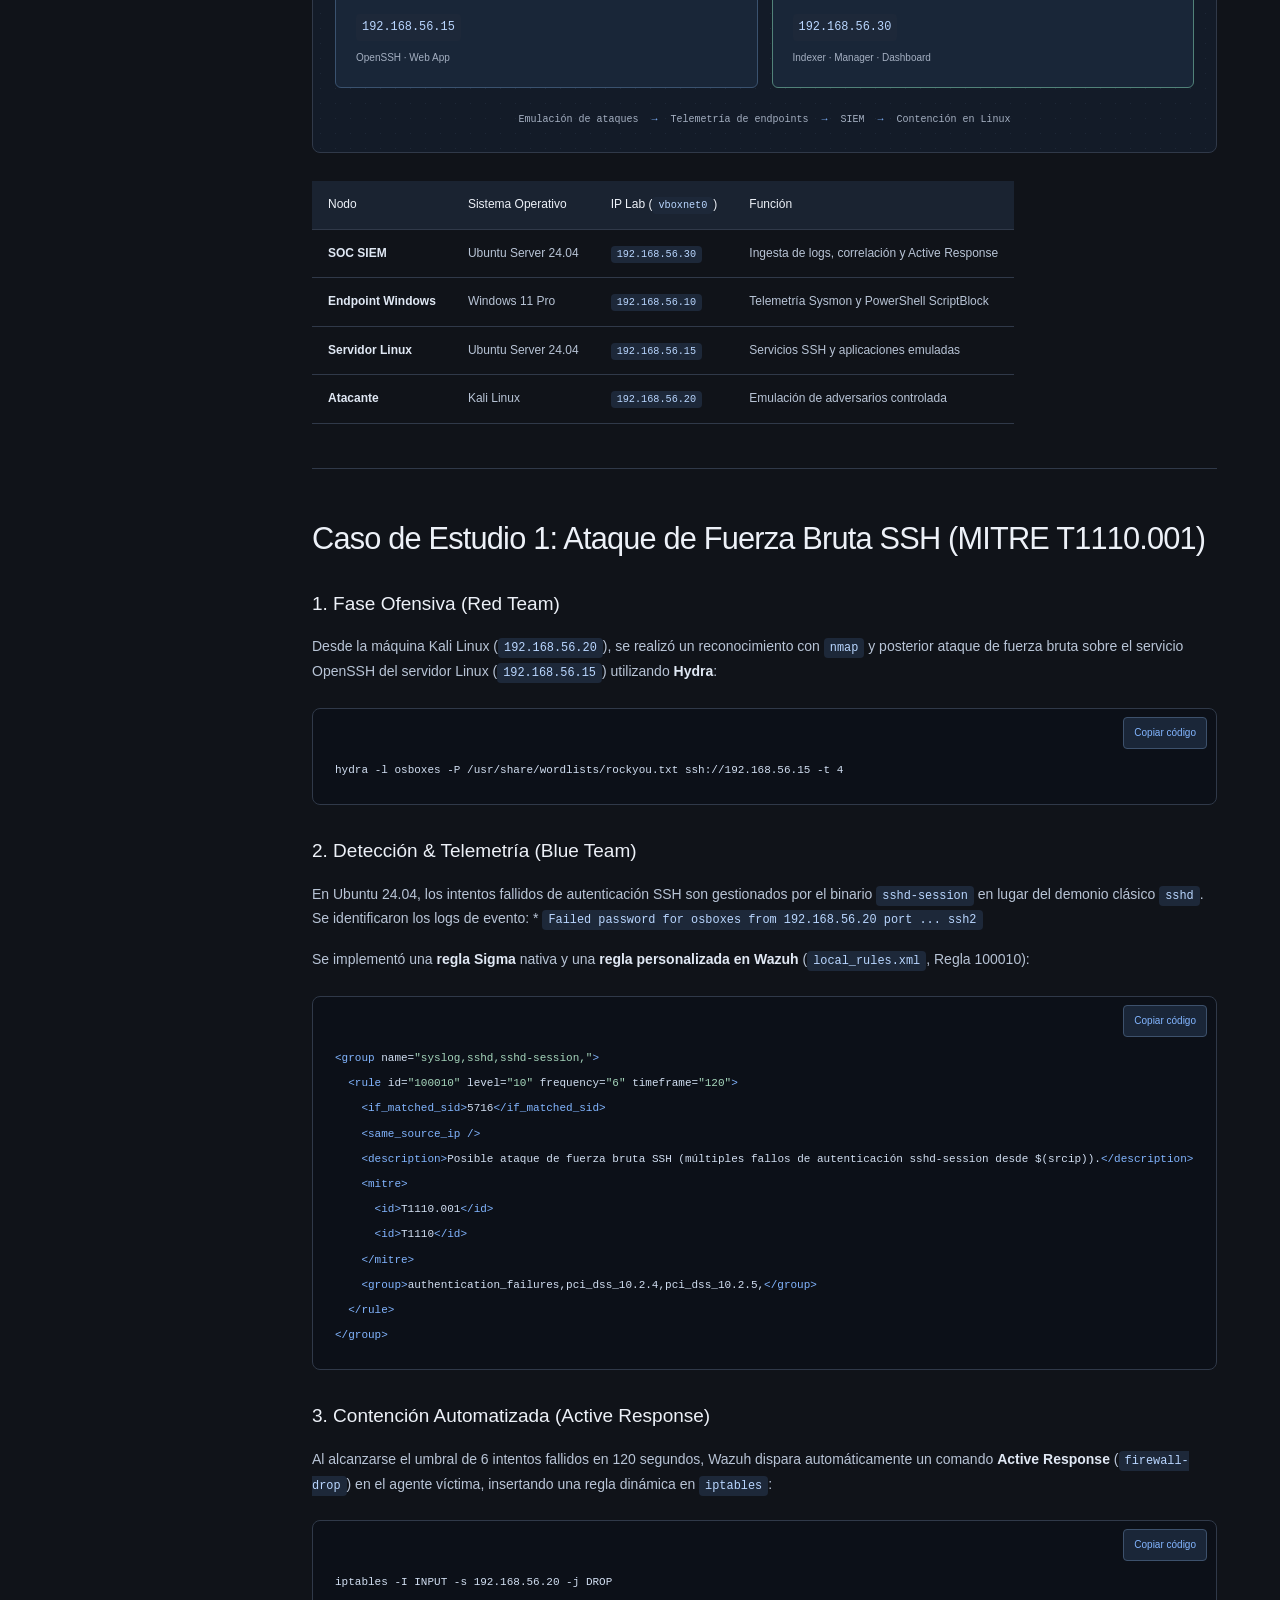
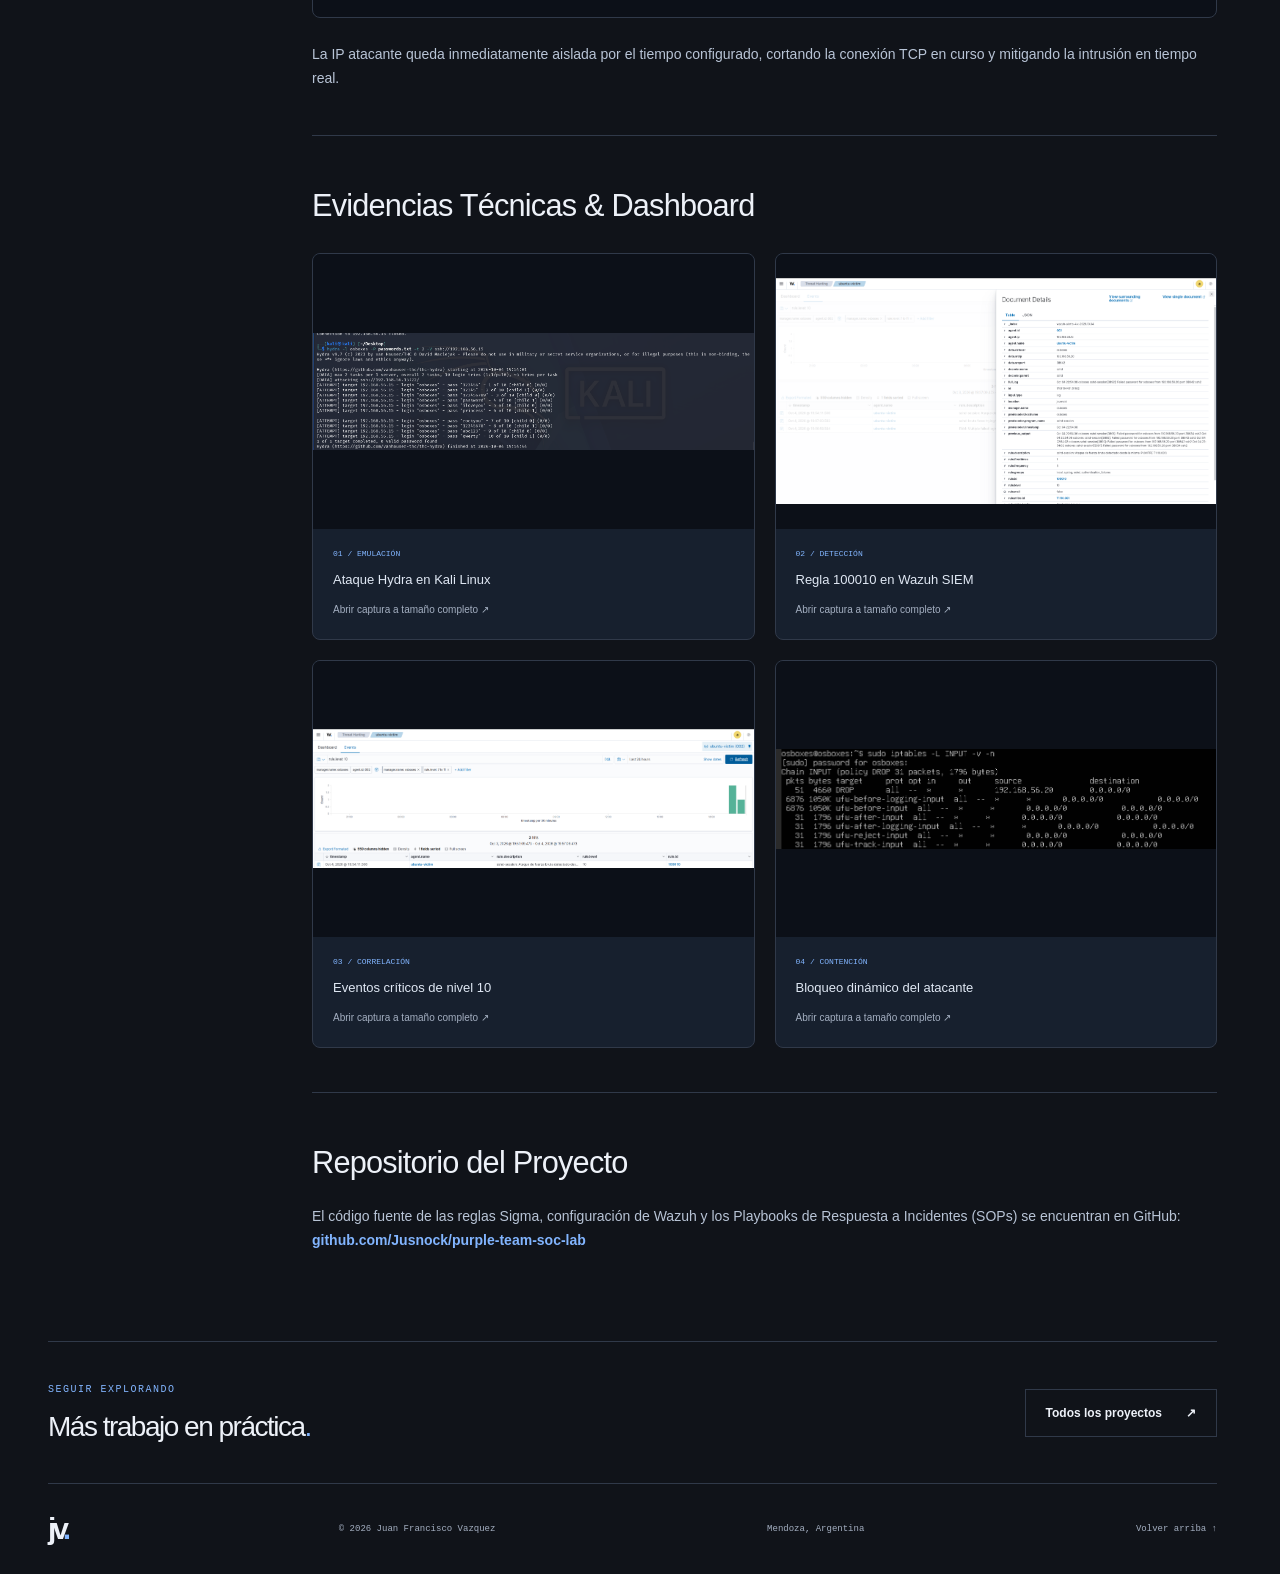
<file: proyectos/purple-team-soc-lab/index.html>
<!DOCTYPE html>
<html lang="es">
<head>
<meta charset="utf-8"><meta name="viewport" content="width=device-width, initial-scale=1">
<title>Enterprise SOC & Purple Team Lab · Juan Francisco Vazquez</title>
<meta name="description" content="Caso de estudio de un laboratorio Purple Team: emulación de fuerza bruta SSH, detección con Wazuh y contención automatizada.">
<meta name="theme-color" content="#101319"><link rel="canonical" href="https://jusnock.github.io/proyectos/purple-team-soc-lab/">
<link rel="icon" href="../../assets/jv_logo_transparent.png">
<link rel="stylesheet" href="../../stylesheets/home.css">
<link rel="stylesheet" href="../../stylesheets/lab.css">
<script src="../../javascripts/lab.js" defer></script>
</head>
<body class="lab-page">
<a class="skip-link" href="#caso">Saltar al caso de estudio</a>
<header class="lab-header"><div class="container"><a class="brand" href="../.."><span class="brand-mark">jv<span>.</span></span><span>JUAN VAZQUEZ<span class="brand-sub">PORTFOLIO / LABORATORIOS</span></span></a><a class="lab-back" href="../..#projects">← Volver a proyectos</a></div></header>
<main id="caso">
<section class="lab-hero container" aria-labelledby="lab-title">
<div><p class="eyebrow"><span class="status-dot"></span> CASO DE ESTUDIO / 01</p><p class="lab-category">CIBERSEGURIDAD · LABORATORIO PRÁCTICO</p><h1 id="lab-title">Enterprise SOC <span>& Purple Team.</span></h1><p class="lab-lead">Del ataque a la respuesta: emular, detectar y contener una intrusión en un entorno controlado.</p><div class="lab-tags"><span>Wazuh SIEM / EDR</span><span>MITRE ATT&CK</span><span>Sigma</span><span>Sysmon</span></div><a class="button primary" href="https://github.com/Jusnock/purple-team-soc-lab" target="_blank" rel="noopener noreferrer">Explorar repositorio <span aria-hidden="true">↗</span></a></div>
<figure class="lab-preview"><div class="lab-window"><span class="status-dot"></span> WAZUH / SECURITY EVENTS <span class="lab-window-label">EVIDENCIA REAL</span></div><a href="../../assets/purple-team-soc-lab/03_wazuh_level10_dashboard.png" target="_blank" rel="noopener noreferrer" aria-label="Ampliar captura del panel de Wazuh"><img src="../../assets/purple-team-soc-lab/03_wazuh_level10_dashboard.png" alt="Panel de Wazuh con alertas del laboratorio Purple Team" width="900" height="506" fetchpriority="high"></a><figcaption>Eventos correlacionados en el SIEM <span>T1110.001</span></figcaption></figure>
</section>
<div class="container lab-flow" aria-label="Flujo del laboratorio"><div><span>01 / EMULAR</span><strong>Fuerza bruta SSH</strong><small>Kali Linux · Hydra</small></div><div><span>02 / DETECTAR</span><strong>Correlacionar eventos</strong><small>Wazuh · Regla 100010</small></div><div><span>03 / RESPONDER</span><strong>Contener el origen</strong><small>Active Response · iptables</small></div></div>
<div class="container lab-layout"><aside class="lab-index" aria-label="Índice del caso de estudio"><p>EN ESTA PÁGINA</p><nav><a href="#resumen-del-proyecto">Resumen del Proyecto</a><a href="#topologia-de-red-dual-nic">Topología de Red Dual-NIC</a><a href="#caso-de-estudio-1-ataque-de-fuerza-bruta-ssh-mitre-t1110001">Caso de Estudio 1: Ataque de Fuerza Bruta SSH (MITRE T1110.001)</a><a href="#evidencias-tecnicas-dashboard">Evidencias Técnicas &amp; Dashboard</a><a href="#repositorio-del-proyecto">Repositorio del Proyecto</a></nav><a class="lab-source" href="https://github.com/Jusnock/purple-team-soc-lab" target="_blank" rel="noopener noreferrer">Código y configuración ↗</a></aside><article class="lab-article"><h2 id="resumen-del-proyecto">Resumen del Proyecto</h2>
<p>Laboratorio integral de ciberseguridad enfocado en la <strong>emulación de adversarios</strong> (Red Team), <strong>ingeniería de detección</strong> (<em>Detection-as-Code</em>) y análisis en <strong>SIEM/EDR</strong> (Blue Team) mapeado a la matriz <strong>MITRE ATT&amp;CK</strong>.</p>
<p>El objetivo del proyecto es reproducir técnicas reales de intrusión en un entorno controlado, analizar la telemetría generada en endpoints Windows y Linux, y construir reglas de detección precisas (Sigma / Wazuh) junto con playbooks de respuesta a incidentes bajo estándar NIST SP 800-61 / SANS.</p>
<hr />
<h2 id="topologia-de-red-dual-nic">Topología de Red Dual-NIC</h2>
<p>El laboratorio se encuentra desplegado en un hipervisor <strong>VirtualBox</strong> utilizando una arquitectura aislada de dos interfaces por máquina para separar la gestión externa del tráfico de ataque y telemetría:</p>
<ul>
<li><strong>Adaptador 1 (NAT):</strong> Conectividad a internet para paquetes y actualizaciones.</li>
<li><strong>Adaptador 2 (Host-Only <code>vboxnet0</code>):</strong> Subred privada <code>192.168.56.0/24</code> dedicada exclusivamente al tráfico de emulación, telemetría e ingesta de logs.</li>
</ul>
<div class="lab-topology" role="group" aria-label="Topología del laboratorio en la subred aislada 192.168.56.0/24">
<p class="topology-label">VIRTUALBOX / HOST-ONLY / 192.168.56.0/24 · HOST DE CONTROL: 192.168.56.1</p>
<div class="topology-grid">
<div class="topology-node offensive"><span>EMULACIÓN</span><strong>Kali Linux</strong><code>192.168.56.20</code><small>Hydra · Nmap · Metasploit</small></div>
<div class="topology-node"><span>ENDPOINT WINDOWS</span><strong>Windows 11 Pro</strong><code>192.168.56.10</code><small>Sysmon · ScriptBlock Logging</small></div>
<div class="topology-node"><span>ENDPOINT LINUX</span><strong>Ubuntu Server</strong><code>192.168.56.15</code><small>OpenSSH · Web App</small></div>
<div class="topology-node defensive"><span>DETECCIÓN Y RESPUESTA</span><strong>Wazuh 4.x</strong><code>192.168.56.30</code><small>Indexer · Manager · Dashboard</small></div>
</div>
<p class="topology-path">Emulación de ataques <span aria-hidden="true">→</span> Telemetría de endpoints <span aria-hidden="true">→</span> SIEM <span aria-hidden="true">→</span> Contención en Linux</p>
</div>

<table>
<thead>
<tr>
<th style="text-align: left;">Nodo</th>
<th style="text-align: left;">Sistema Operativo</th>
<th style="text-align: left;">IP Lab (<code>vboxnet0</code>)</th>
<th style="text-align: left;">Función</th>
</tr>
</thead>
<tbody>
<tr>
<td style="text-align: left;"><strong>SOC SIEM</strong></td>
<td style="text-align: left;">Ubuntu Server 24.04</td>
<td style="text-align: left;"><code>192.168.56.30</code></td>
<td style="text-align: left;">Ingesta de logs, correlación y Active Response</td>
</tr>
<tr>
<td style="text-align: left;"><strong>Endpoint Windows</strong></td>
<td style="text-align: left;">Windows 11 Pro</td>
<td style="text-align: left;"><code>192.168.56.10</code></td>
<td style="text-align: left;">Telemetría Sysmon y PowerShell ScriptBlock</td>
</tr>
<tr>
<td style="text-align: left;"><strong>Servidor Linux</strong></td>
<td style="text-align: left;">Ubuntu Server 24.04</td>
<td style="text-align: left;"><code>192.168.56.15</code></td>
<td style="text-align: left;">Servicios SSH y aplicaciones emuladas</td>
</tr>
<tr>
<td style="text-align: left;"><strong>Atacante</strong></td>
<td style="text-align: left;">Kali Linux</td>
<td style="text-align: left;"><code>192.168.56.20</code></td>
<td style="text-align: left;">Emulación de adversarios controlada</td>
</tr>
</tbody>
</table>
<hr />
<h2 id="caso-de-estudio-1-ataque-de-fuerza-bruta-ssh-mitre-t1110001">Caso de Estudio 1: Ataque de Fuerza Bruta SSH (MITRE T1110.001)</h2>
<h3 id="1-fase-ofensiva-red-team">1. Fase Ofensiva (Red Team)</h3>
<p>Desde la máquina Kali Linux (<code>192.168.56.20</code>), se realizó un reconocimiento con <code>nmap</code> y posterior ataque de fuerza bruta sobre el servicio OpenSSH del servidor Linux (<code>192.168.56.15</code>) utilizando <strong>Hydra</strong>:</p>
<div class="language-bash highlight"><pre><span></span><code><span id="__span-0-1"><a id="__codelineno-0-1" name="__codelineno-0-1" href="#__codelineno-0-1"></a>hydra<span class="w"> </span>-l<span class="w"> </span>osboxes<span class="w"> </span>-P<span class="w"> </span>/usr/share/wordlists/rockyou.txt<span class="w"> </span>ssh://192.168.56.15<span class="w"> </span>-t<span class="w"> </span><span class="m">4</span>
</span></code></pre></div>
<h3 id="2-deteccion-telemetria-blue-team">2. Detección &amp; Telemetría (Blue Team)</h3>
<p>En Ubuntu 24.04, los intentos fallidos de autenticación SSH son gestionados por el binario <code>sshd-session</code> en lugar del demonio clásico <code>sshd</code>. Se identificaron los logs de evento:
* <code>Failed password for osboxes from 192.168.56.20 port ... ssh2</code></p>
<p>Se implementó una <strong>regla Sigma</strong> nativa y una <strong>regla personalizada en Wazuh</strong> (<code>local_rules.xml</code>, Regla 100010):</p>
<div class="language-xml highlight"><pre><span></span><code><span id="__span-1-1"><a id="__codelineno-1-1" name="__codelineno-1-1" href="#__codelineno-1-1"></a><span class="nt">&lt;group</span><span class="w"> </span><span class="na">name=</span><span class="s">"syslog,sshd,sshd-session,"</span><span class="nt">&gt;</span>
</span><span id="__span-1-2"><a id="__codelineno-1-2" name="__codelineno-1-2" href="#__codelineno-1-2"></a><span class="w">  </span><span class="nt">&lt;rule</span><span class="w"> </span><span class="na">id=</span><span class="s">"100010"</span><span class="w"> </span><span class="na">level=</span><span class="s">"10"</span><span class="w"> </span><span class="na">frequency=</span><span class="s">"6"</span><span class="w"> </span><span class="na">timeframe=</span><span class="s">"120"</span><span class="nt">&gt;</span>
</span><span id="__span-1-3"><a id="__codelineno-1-3" name="__codelineno-1-3" href="#__codelineno-1-3"></a><span class="w">    </span><span class="nt">&lt;if_matched_sid&gt;</span>5716<span class="nt">&lt;/if_matched_sid&gt;</span>
</span><span id="__span-1-4"><a id="__codelineno-1-4" name="__codelineno-1-4" href="#__codelineno-1-4"></a><span class="w">    </span><span class="nt">&lt;same_source_ip</span><span class="w"> </span><span class="nt">/&gt;</span>
</span><span id="__span-1-5"><a id="__codelineno-1-5" name="__codelineno-1-5" href="#__codelineno-1-5"></a><span class="w">    </span><span class="nt">&lt;description&gt;</span>Posible<span class="w"> </span>ataque<span class="w"> </span>de<span class="w"> </span>fuerza<span class="w"> </span>bruta<span class="w"> </span>SSH<span class="w"> </span>(múltiples<span class="w"> </span>fallos<span class="w"> </span>de<span class="w"> </span>autenticación<span class="w"> </span>sshd-session<span class="w"> </span>desde<span class="w"> </span>$(srcip)).<span class="nt">&lt;/description&gt;</span>
</span><span id="__span-1-6"><a id="__codelineno-1-6" name="__codelineno-1-6" href="#__codelineno-1-6"></a><span class="w">    </span><span class="nt">&lt;mitre&gt;</span>
</span><span id="__span-1-7"><a id="__codelineno-1-7" name="__codelineno-1-7" href="#__codelineno-1-7"></a><span class="w">      </span><span class="nt">&lt;id&gt;</span>T1110.001<span class="nt">&lt;/id&gt;</span>
</span><span id="__span-1-8"><a id="__codelineno-1-8" name="__codelineno-1-8" href="#__codelineno-1-8"></a><span class="w">      </span><span class="nt">&lt;id&gt;</span>T1110<span class="nt">&lt;/id&gt;</span>
</span><span id="__span-1-9"><a id="__codelineno-1-9" name="__codelineno-1-9" href="#__codelineno-1-9"></a><span class="w">    </span><span class="nt">&lt;/mitre&gt;</span>
</span><span id="__span-1-10"><a id="__codelineno-1-10" name="__codelineno-1-10" href="#__codelineno-1-10"></a><span class="w">    </span><span class="nt">&lt;group&gt;</span>authentication_failures,pci_dss_10.2.4,pci_dss_10.2.5,<span class="nt">&lt;/group&gt;</span>
</span><span id="__span-1-11"><a id="__codelineno-1-11" name="__codelineno-1-11" href="#__codelineno-1-11"></a><span class="w">  </span><span class="nt">&lt;/rule&gt;</span>
</span><span id="__span-1-12"><a id="__codelineno-1-12" name="__codelineno-1-12" href="#__codelineno-1-12"></a><span class="nt">&lt;/group&gt;</span>
</span></code></pre></div>
<h3 id="3-contencion-automatizada-active-response">3. Contención Automatizada (Active Response)</h3>
<p>Al alcanzarse el umbral de 6 intentos fallidos en 120 segundos, Wazuh dispara automáticamente un comando <strong>Active Response</strong> (<code>firewall-drop</code>) en el agente víctima, insertando una regla dinámica en <code>iptables</code>:</p>
<div class="language-bash highlight"><pre><span></span><code><span id="__span-2-1"><a id="__codelineno-2-1" name="__codelineno-2-1" href="#__codelineno-2-1"></a>iptables<span class="w"> </span>-I<span class="w"> </span>INPUT<span class="w"> </span>-s<span class="w"> </span><span class="m">192</span>.168.56.20<span class="w"> </span>-j<span class="w"> </span>DROP
</span></code></pre></div>
<p>La IP atacante queda inmediatamente aislada por el tiempo configurado, cortando la conexión TCP en curso y mitigando la intrusión en tiempo real.</p>
<hr />
<h2 id="evidencias-tecnicas-dashboard">Evidencias Técnicas &amp; Dashboard</h2>
<div class="evidence-grid">
<figure class="evidence-card">
<p><a href="../../assets/purple-team-soc-lab/01_hydra_attack_kali.png"><img alt="Terminal de Kali Linux ejecutando el ataque de fuerza bruta SSH con Hydra" loading="lazy" src="../../assets/purple-team-soc-lab/01_hydra_attack_kali.png" /></a></p>
<figcaption><span>01 / EMULACIÓN</span><strong>Ataque Hydra en Kali Linux</strong><small>Abrir captura a tamaño completo ↗</small></figcaption>
</figure>
<figure class="evidence-card">
<p><a href="../../assets/purple-team-soc-lab/02_wazuh_custom_rule_100010.png"><img alt="Configuración de la regla personalizada 100010 en Wazuh" loading="lazy" src="../../assets/purple-team-soc-lab/02_wazuh_custom_rule_100010.png" /></a></p>
<figcaption><span>02 / DETECCIÓN</span><strong>Regla 100010 en Wazuh SIEM</strong><small>Abrir captura a tamaño completo ↗</small></figcaption>
</figure>
<figure class="evidence-card">
<p><a href="../../assets/purple-team-soc-lab/03_wazuh_level10_dashboard.png"><img alt="Panel de eventos críticos en Wazuh para MITRE T1110.001" loading="lazy" src="../../assets/purple-team-soc-lab/03_wazuh_level10_dashboard.png" /></a></p>
<figcaption><span>03 / CORRELACIÓN</span><strong>Eventos críticos de nivel 10</strong><small>Abrir captura a tamaño completo ↗</small></figcaption>
</figure>
<figure class="evidence-card">
<p><a href="../../assets/purple-team-soc-lab/05_iptables_firewall_drop.png"><img alt="Regla iptables DROP insertada mediante Active Response" loading="lazy" src="../../assets/purple-team-soc-lab/05_iptables_firewall_drop.png" /></a></p>
<figcaption><span>04 / CONTENCIÓN</span><strong>Bloqueo dinámico del atacante</strong><small>Abrir captura a tamaño completo ↗</small></figcaption>
</figure>
</div>
<hr />
<h2 id="repositorio-del-proyecto">Repositorio del Proyecto</h2>
<p>El código fuente de las reglas Sigma, configuración de Wazuh y los Playbooks de Respuesta a Incidentes (SOPs) se encuentran en GitHub:
<strong><a href="https://github.com/Jusnock/purple-team-soc-lab">github.com/Jusnock/purple-team-soc-lab</a></strong></p></article></div>
<section class="container lab-next"><div><p class="eyebrow">SEGUIR EXPLORANDO</p><h2>Más trabajo en práctica<span>.</span></h2></div><a class="button secondary" href="../..#projects">Todos los proyectos <span aria-hidden="true">↗</span></a></section>
</main><footer class="container footer"><a class="brand-mark" href="../.." aria-label="Volver al portafolio">jv<span>.</span></a><p>© 2026 Juan Francisco Vazquez</p><p>Mendoza, Argentina</p><a href="#caso">Volver arriba ↑</a></footer>
</body></html>
</file>
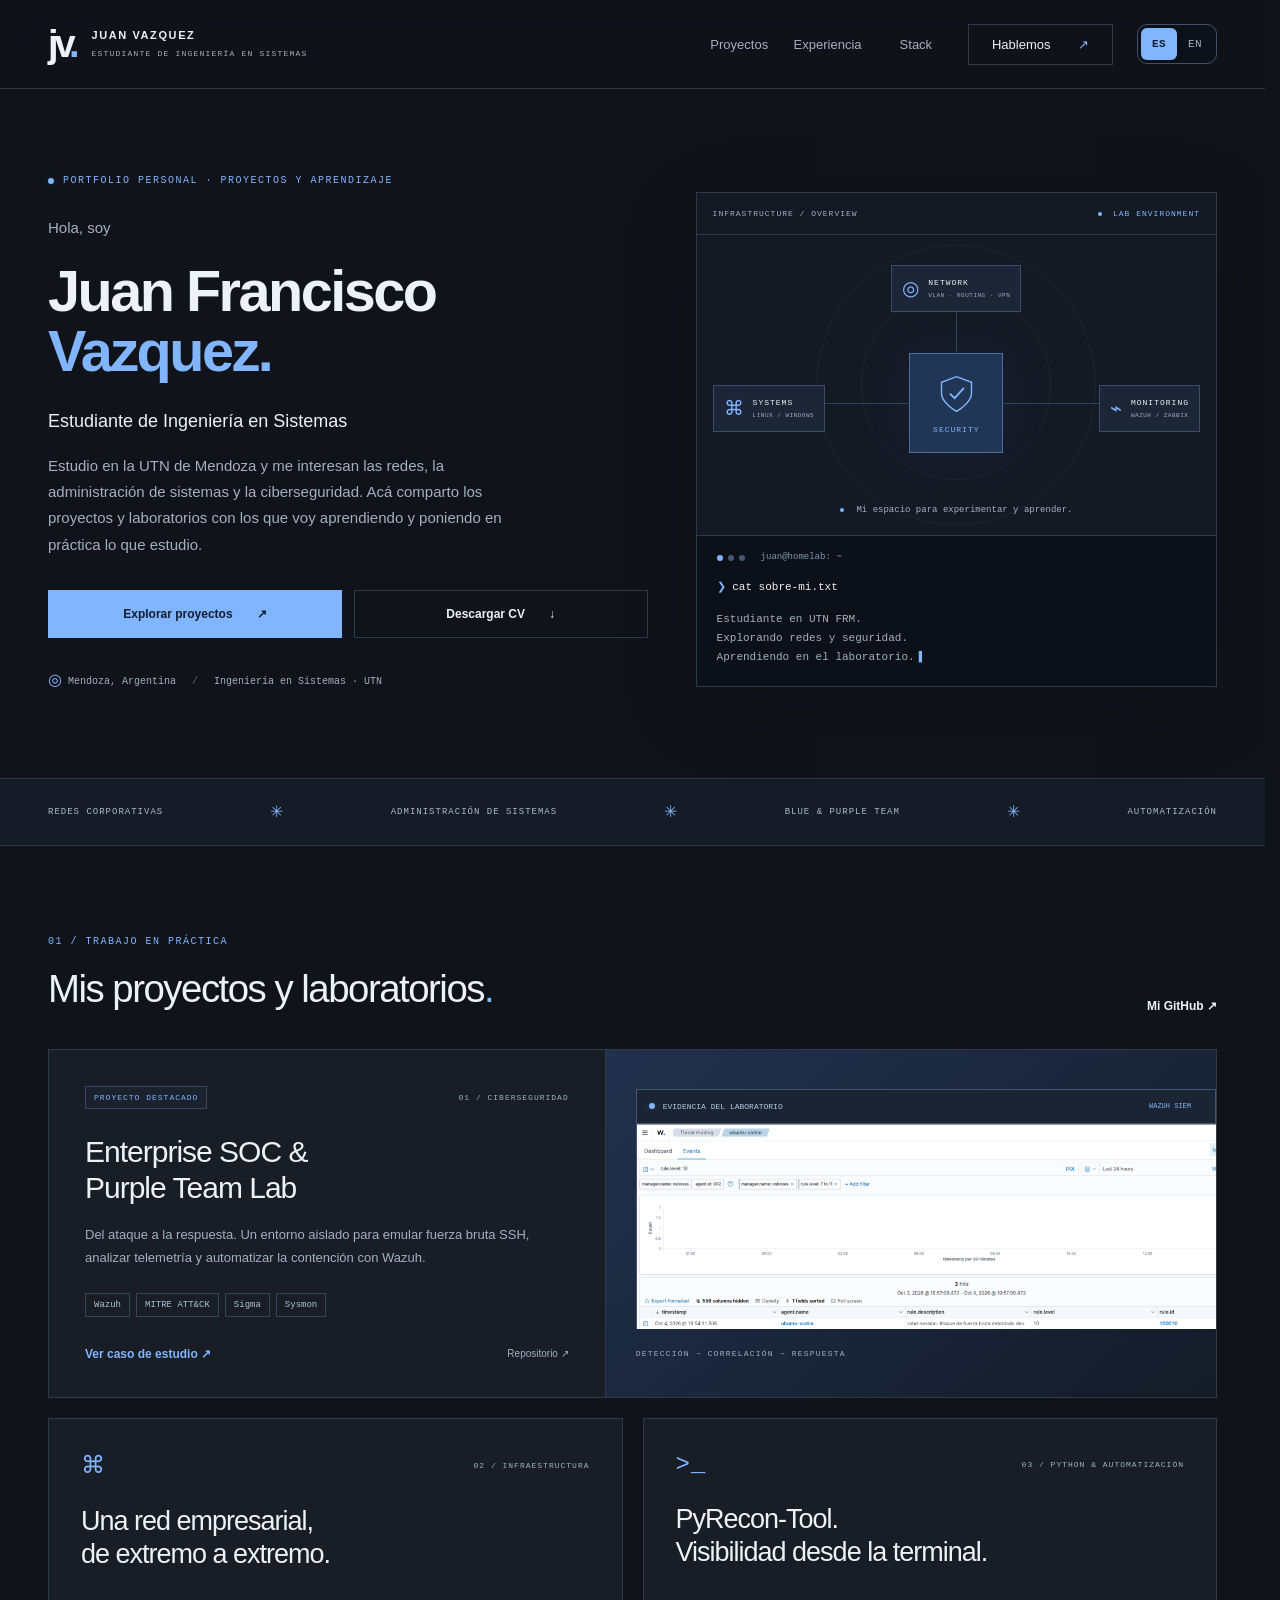
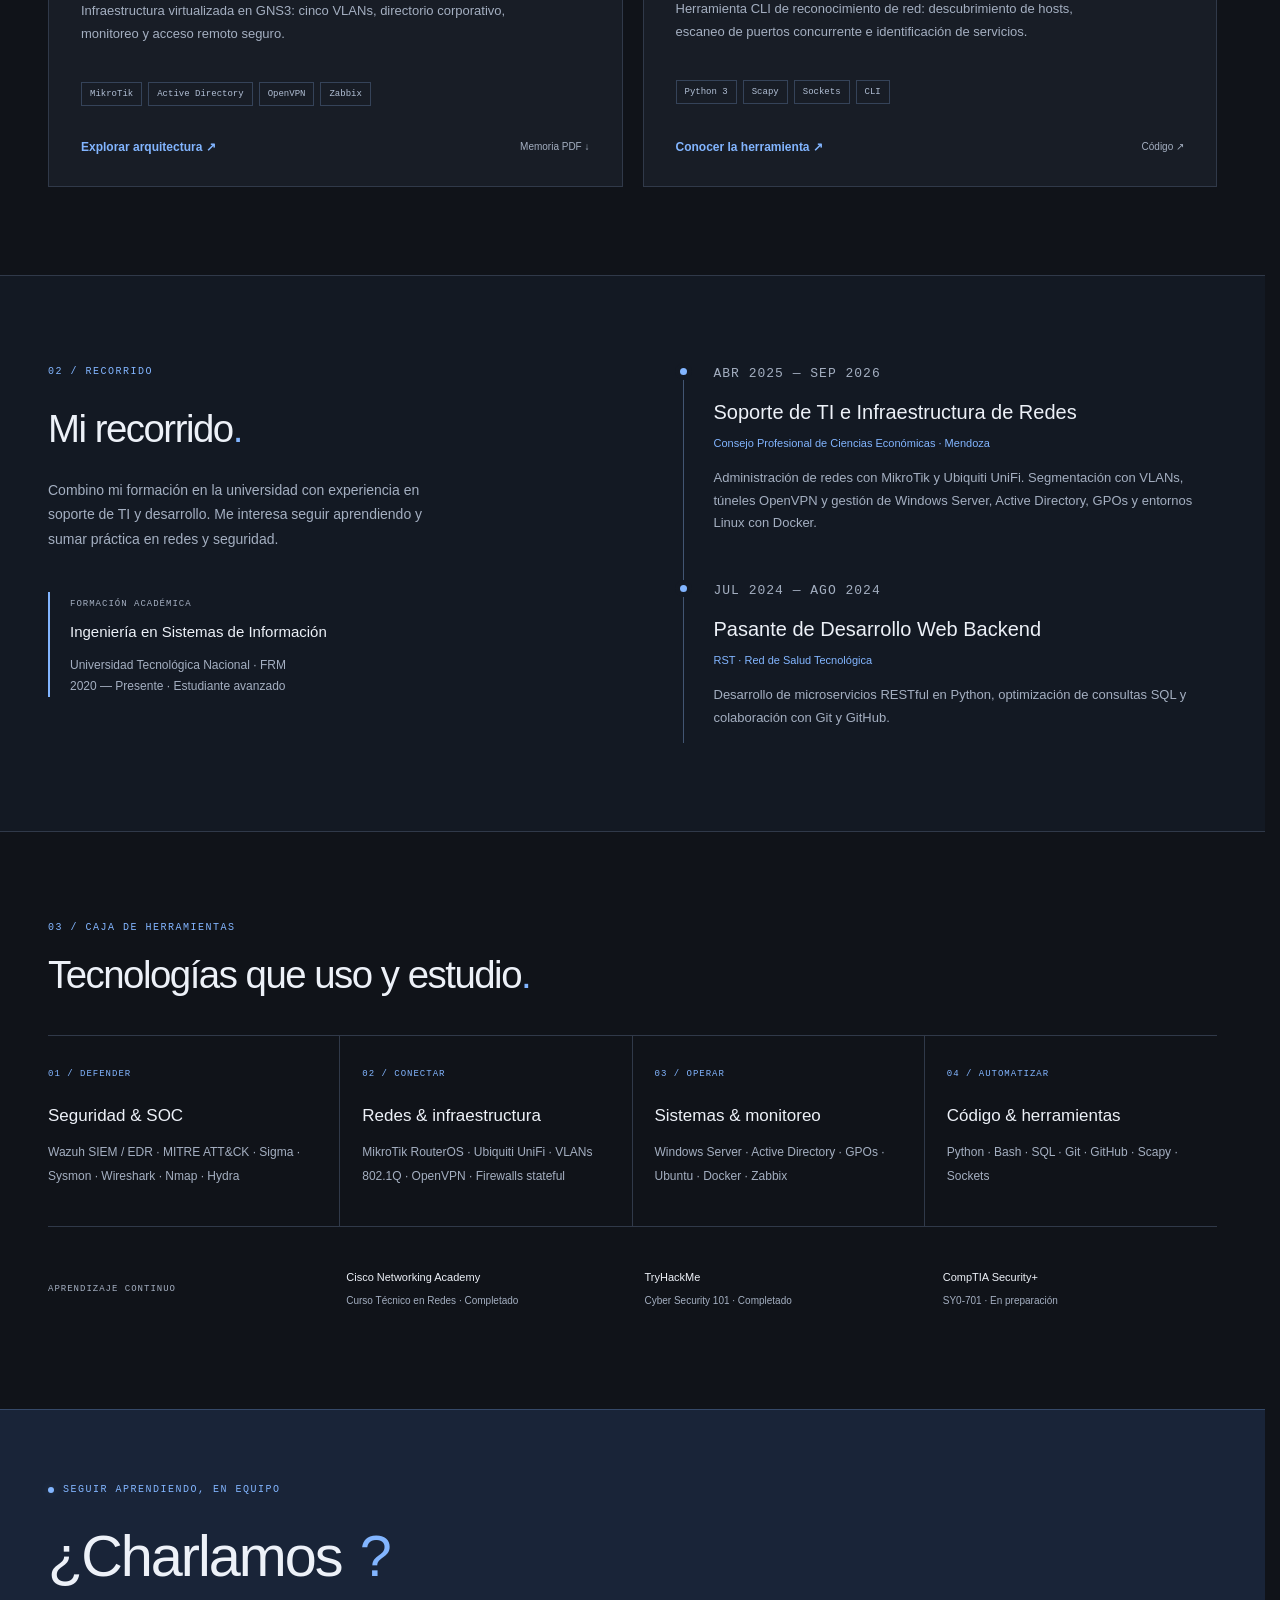
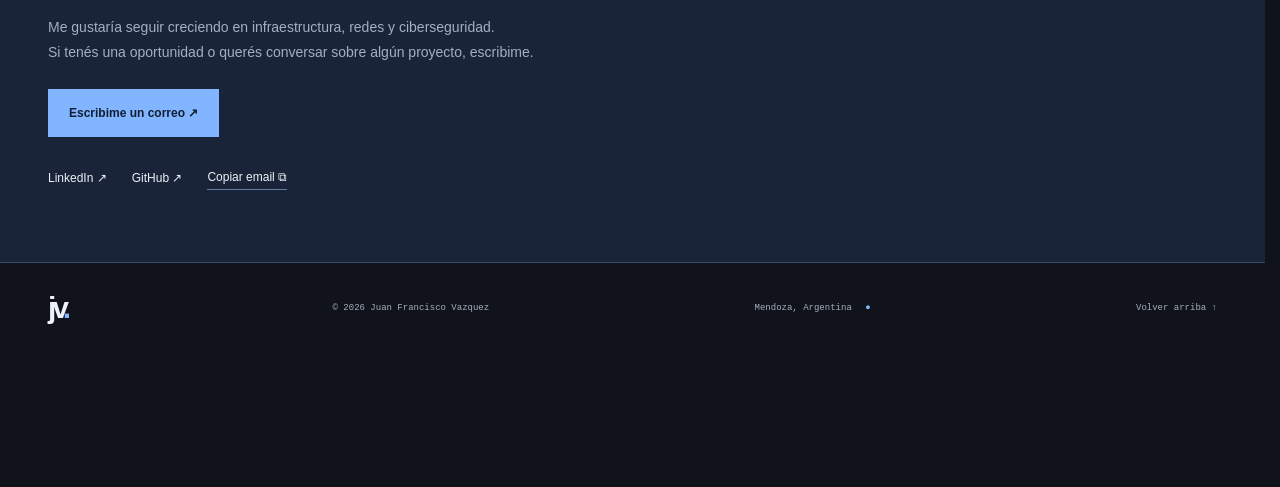
<file: portfolio.html>
<!DOCTYPE html><html lang="es"><head><meta charset="utf-8"><meta name="viewport" content="width=device-width, initial-scale=1"><meta http-equiv="refresh" content="0;url=./"><link rel="canonical" href="https://jusnock.github.io/"><title>Juan Francisco Vazquez · Portfolio</title></head><body><p><a href="./">Ir al portfolio de Juan Francisco Vazquez →</a></p></body></html>
</file>
<file: stylesheets/home.css>
@charset "UTF-8";
:root {
  color-scheme:dark;
  --bg:#101319;
  --surface:#181d26;
  --line:#303949;
  --text:#edf1f8;
  --muted:#a4afc1;
  --accent:#82b5ff;
  --mono:"SFMono-Regular",Consolas,"Liberation Mono",monospace
}
* {
  box-sizing:border-box
}
html {
  scroll-behavior:smooth;
  scroll-padding-top:100px
}
body {
  margin:0;
  background:var(--bg);
  color:var(--text);
  font-family:Arial,Helvetica,sans-serif;
  -webkit-font-smoothing:antialiased
}
a {
  color:inherit;
  text-decoration:none
}
button {
  font:inherit
}
a,button {
  -webkit-tap-highlight-color:transparent
}
a:focus-visible,button:focus-visible {
  outline:2px solid var(--accent);
  outline-offset:6px
}
::selection {
  background:var(--accent);
  color:var(--bg)
}
.container {
  width:min(1200px,calc(100% - 96px));
  margin-inline:auto
}
.header {
  position:sticky;
  top:0;
  z-index:10;
  background:#101319ef;
  backdrop-filter:blur(16px);
  border-bottom:1px solid var(--line)
}
.nav-wrap {
  display:flex;
  align-items:center;
  justify-content:space-between;
  height:88px
}
.brand {
  display:flex;
  align-items:center;
  gap:16px;
  font-size:11px;
  letter-spacing:1.6px;
  font-weight:700
}
.brand-mark {
  font-size:38px;
  letter-spacing:-4px;
  font-weight:800;
  line-height:1
}
.brand-mark span,h1 span,h2>span {
  color:var(--accent)
}
.brand-sub {
  display:block;
  font:8px var(--mono);
  letter-spacing:1.2px;
  color:var(--muted);
  margin-top:7px
}
nav {
  display:flex;
  align-items:center;
  gap:32px;
  font-size:13px
}
nav>a {
  color:var(--muted)
}
nav>a:hover,.text-link:hover,.social-links a:hover {
  color:var(--accent)
}
nav .nav-contact {
  border:1px solid var(--line);
  padding:12px 18px;
  color:var(--text)
}
.nav-contact span {
  margin-left:24px;
  color:var(--accent)
}
.menu-toggle {
  display:none
}
.hero {
  display:grid;
  grid-template-columns:1.15fr 1fr;
  gap:48px;
  align-items:center;
  padding-block:84px 72px
}
.eyebrow {
  font:10px/1.6 var(--mono);
  letter-spacing:1.5px;
  color:var(--accent);
  display:flex;
  align-items:center;
  gap:9px;
  margin:0 0 26px
}
.status-dot {
  display:inline-block;
  width:6px;
  height:6px;
  flex-shrink:0;
  border-radius:50%;
  background:var(--accent);
  box-shadow:0 0 10px #82b5ff30
}
.intro {
  font-size:15px;
  color:var(--muted);
  margin-bottom:20px
}
h1 {
  font-size:clamp(48px,4.7vw,66px);
  font-weight:600;
  letter-spacing:-4px;
  line-height:1.04;
  margin:0 0 26px
}
p {
  line-height:1.75
}
.hero-description {
  font-size:15px;
  max-width:460px;
  color:var(--muted)
}
.actions {
  display:flex;
  gap:12px;
  margin-top:32px
}
.button {
  display:inline-flex;
  justify-content:center;
  align-items:center;
  gap:24px;
  padding:16px 20px;
  font-size:12px;
  font-weight:700;
  border:1px solid var(--line);
  transition:background .2s,transform .2s
}
.button:hover {
  transform:translateY(-2px)
}
.primary {
  background:var(--accent);
  border-color:var(--accent);
  color:#101e33
}
.primary:hover {
  background:#a5cbff
}
.secondary:hover {
  background:var(--surface)
}
.location {
  font:10px/1.7 var(--mono);
  color:var(--muted);
  margin-top:30px
}
.location>span:first-child {
  color:var(--accent);
  font-size:16px;
  vertical-align:middle
}
.divider {
  padding:0 10px;
  color:#566881
}
.hero-visual {
  border:1px solid var(--line);
  background:#141a24;
  box-shadow:0 20px 80px #0002
}
.visual-heading {
  display:flex;
  justify-content:space-between;
  padding:16px;
  font:8px var(--mono);
  letter-spacing:1px;
  color:var(--muted);
  border-bottom:1px solid var(--line)
}
.live {
  color:var(--accent)
}
.live i {
  display:inline-block;
  width:4px;
  height:4px;
  background:var(--accent);
  border-radius:50%;
  margin-right:5px
}
.network-map {
  height:300px;
  position:relative;
  overflow:hidden;
  background-image:radial-gradient(#52627c55 .7px,transparent .7px);
  background-size:16px 16px
}
.orbit {
  position:absolute;
  border:1px solid #82b5ff10;
  border-radius:50%;
  top:50%;
  left:50%;
  transform:translate(-50%,-50%)
}
.orbit-one {
  width:190px;
  height:190px
}
.orbit-two {
  width:280px;
  height:280px
}
.connection {
  position:absolute;
  background:#82b5ff40
}
.vertical {
  width:1px;
  height:145px;
  left:50%;
  top:42px
}
.horizontal {
  height:1px;
  width:68%;
  left:16%;
  top:56%
}
.network-node {
  position:absolute;
  background:#1c2636;
  border:1px solid #3b4d68;
  padding:10px;
  display:flex;
  gap:8px;
  align-items:center;
  font:8px var(--mono);
  letter-spacing:1px;
  z-index:1
}
.network-node small {
  display:block;
  font-size:6px;
  color:var(--muted);
  letter-spacing:.5px;
  margin-top:5px
}
.node-icon {
  font-size:20px;
  color:var(--accent)
}
.node-top {
  top:30px;
  left:50%;
  transform:translateX(-50%)
}
.node-left {
  left:16px;
  top:50%
}
.node-right {
  right:16px;
  top:50%
}
.network-core {
  position:absolute;
  left:50%;
  top:56%;
  transform:translate(-50%,-50%);
  width:94px;
  height:100px;
  display:flex;
  flex-direction:column;
  align-items:center;
  justify-content:center;
  gap:8px;
  background:#203654;
  border:1px solid #82b5ff70;
  box-shadow:0 0 50px #82b5ff10;
  z-index:2;
  color:var(--accent);
  font:8px var(--mono);
  letter-spacing:1px
}
.network-core svg {
  width:45px;
  height:45px
}
.map-caption {
  position:absolute;
  bottom:20px;
  width:100%;
  text-align:center;
  font:9px var(--mono);
  color:var(--muted)
}
.map-caption .status-dot {
  margin-right:7px;
  width:4px;
  height:4px
}
.terminal {
  border-top:1px solid var(--line);
  background:#0c1018;
  padding:14px 20px 18px;
  font:11px/1.7 var(--mono)
}
.terminal-bar {
  display:flex;
  gap:16px;
  align-items:center;
  color:#8295b0;
  font-size:9px
}
.terminal-bar>span {
  display:flex;
  gap:5px
}
.terminal-bar i {
  width:6px;
  height:6px;
  border-radius:50%;
  background:#465774
}
.terminal-bar i:first-child {
  background:#82b5ff
}
.terminal p {
  margin:12px 0 0
}
.prompt,.cursor {
  color:var(--accent)
}
.terminal-output {
  color:var(--muted)
}
.cursor {
  margin-left:4px
}
.specialties {
  border-block:1px solid var(--line);
  background:#151c27
}
.specialties .container {
  display:flex;
  align-items:center;
  justify-content:space-between;
  gap:20px;
  padding-block:23px;
  font:9px var(--mono);
  letter-spacing:1px;
  color:#acb9ce
}
.specialties i {
  color:var(--accent);
  font-style:normal;
  font-size:16px
}
.section {
  padding-block:88px
}
.section-heading {
  display:flex;
  justify-content:space-between;
  align-items:flex-end;
  gap:25px;
  margin-bottom:36px
}
.section-heading .eyebrow {
  margin-bottom:16px
}
h2 {
  font-size:clamp(28px,3vw,40px);
  font-weight:500;
  letter-spacing:-1.5px;
  line-height:1.2;
  margin:0
}
.text-link {
  font-size:12px;
  font-weight:700
}
.project {
  background:var(--surface);
  border:1px solid var(--line);
  transition:border-color .2s
}
.project:hover {
  border-color:#6684aa
}
.featured {
  display:grid;
  grid-template-columns:1fr 1.1fr;
  overflow:hidden
}
.project-copy {
  padding:36px
}
.project-meta {
  display:flex;
  align-items:center;
  justify-content:space-between;
  gap:12px;
  font:8px var(--mono);
  letter-spacing:1px;
  color:var(--muted)
}
.pill {
  color:var(--accent);
  border:1px solid #82b5ff40;
  padding:6px 8px;
  background:#82b5ff08
}
.project h3 {
  font-size:30px;
  line-height:1.22;
  letter-spacing:-1px;
  font-weight:500;
  margin:25px 0 16px
}
.project p {
  font-size:13px;
  color:var(--muted);
  max-width:450px
}
.tags {
  display:flex;
  flex-wrap:wrap;
  gap:6px;
  margin:23px 0 30px
}
.tags span {
  font:9px var(--mono);
  color:#b1bfd5;
  border:1px solid #354359;
  padding:6px 8px
}
.project-links {
  display:flex;
  align-items:center;
  justify-content:space-between;
  gap:16px;
  font-size:10px;
  color:var(--muted)
}
.project-links .text-link {
  color:var(--accent)
}
.project-image {
  display:flex;
  flex-direction:column;
  justify-content:center;
  background:linear-gradient(140deg,#20314d,#141b28);
  border-left:1px solid var(--line);
  padding:30px 0 30px 30px;
  overflow:hidden
}
.image-bar {
  font:8px var(--mono);
  color:#b9c8df;
  display:flex;
  align-items:center;
  gap:8px;
  background:#1b2433;
  border:1px solid #445571;
  padding:12px
}
.image-bar>span:last-child {
  margin-left:auto;
  margin-right:12px;
  font-size:7px;
  color:var(--accent)
}
.project-image img {
  display:block;
  width:112%;
  height:auto;
  min-height:200px;
  object-fit:cover;
  object-position:left top;
  border-left:1px solid #445571
}
.image-caption {
  font:8px var(--mono);
  letter-spacing:1.2px;
  color:var(--muted);
  margin-top:20px
}
.project-grid {
  display:grid;
  grid-template-columns:1fr 1fr;
  gap:20px;
  margin-top:20px
}
.compact {
  padding:32px;
  display:flex;
  flex-direction:column
}
.compact .project-links {
  margin-top:auto;
  padding-top:4px
}
.project-symbol {
  font:24px var(--mono);
  color:var(--accent)
}
.compact h3 {
  font-size:27px
}
.experience-section {
  border-block:1px solid var(--line);
  background:#131923
}
.experience-layout {
  display:grid;
  grid-template-columns:1fr 1fr;
  gap:100px
}
.section-description {
  font-size:14px;
  max-width:380px;
  color:var(--muted);
  margin:25px 0 40px
}
.small-label {
  font:9px/1.6 var(--mono);
  letter-spacing:1px;
  color:var(--muted)
}
.education {
  border-left:2px solid var(--accent);
  padding-left:20px
}
.education h3 {
  font-size:15px;
  font-weight:500;
  margin-top:12px
}
.education p {
  font-size:12px;
  color:var(--muted);
  margin-bottom:0
}
.timeline {
  border-left:1px solid #425572;
  padding-left:30px
}
.timeline article {
  position:relative;
  padding-bottom:32px
}
.timeline article:last-child {
  padding-bottom:0
}
.timeline article:before {
  content:"";
  position:absolute;
  width:7px;
  height:7px;
  left:-34px;
  top:4px;
  background:var(--accent);
  border-radius:50%;
  box-shadow:0 0 0 5px #131923
}
.timeline .small-label {
  margin:0
}
.timeline h3 {
  font-size:20px;
  font-weight:500;
  line-height:1.4;
  margin:13px 0 8px
}
.timeline p {
  font-size:13px;
  color:var(--muted)
}
.timeline .company {
  color:var(--accent);
  font-size:11px;
  margin-top:0
}
.stack-grid {
  display:grid;
  grid-template-columns:repeat(4,1fr);
  border-block:1px solid var(--line)
}
.stack-item {
  padding:26px 22px;
  border-right:1px solid var(--line)
}
.stack-item:first-child {
  padding-left:0
}
.stack-item:last-child {
  border:0
}
.stack-item .small-label {
  color:var(--accent)
}
.stack-item h3 {
  font-size:17px;
  font-weight:500;
  margin:25px 0 14px
}
.stack-item p {
  font-size:12px;
  color:var(--muted);
  line-height:2
}
.learning {
  display:grid;
  grid-template-columns:1fr 1fr 1fr 1fr;
  gap:24px;
  align-items:center;
  padding-top:30px
}
.learning p {
  font-size:11px
}
.learning p span {
  display:block;
  color:var(--muted);
  font-size:10px;
  margin-top:5px
}
.contact-section {
  background:#192438;
  border-block:1px solid #354969;
  padding-block:72px
}
.contact-section h2 {
  font-size:clamp(34px,4.5vw,60px);
  letter-spacing:-2px;
  line-height:1.13
}
.contact-section h2>span {
  margin-left:18px
}
.contact-section p:not(.eyebrow) {
  color:var(--muted);
  font-size:14px;
  margin:25px 0
}
.social-links {
  display:flex;
  align-items:center;
  flex-wrap:wrap;
  gap:25px;
  margin-top:28px;
  font-size:12px
}
.social-links button {
  color:var(--text);
  border:0;
  border-bottom:1px solid #647e9e;
  background:transparent;
  cursor:pointer;
  padding:5px 0;
  font-size:12px
}
#copy-status {
  font-size:11px;
  color:var(--accent)
}
.footer {
  display:flex;
  align-items:center;
  justify-content:space-between;
  gap:24px;
  padding-block:30px
}
.footer p,.footer>a:last-child {
  font:9px var(--mono);
  color:var(--muted)
}
.footer .brand-mark {
  font-size:30px
}
.footer-dot {
  color:var(--accent);
  margin-left:8px
}
.skip-link {
  position:fixed;
  top:-100px;
  left:20px;
  z-index:30;
  background:var(--accent);
  color:var(--bg);
  padding:15px
}
.skip-link:focus {
  top:10px
}
@media(min-width:1450px) {
  .hero {
    padding-block:100px
  }
}
@media(max-width:1100px) {
  .container {
    width:calc(100% - 64px)
  }
  .hero {
    gap:32px
  }
  h1 {
    letter-spacing:-3px
  }
  .network-node {
    padding:8px;
    gap:5px
  }
  .node-left {
    left:8px
  }
  .node-right {
    right:8px
  }
  .network-node small {
    font-size:5px
  }
  .network-node {
    font-size:7px
  }
  .network-core {
    width:76px;
    height:88px
  }
  .experience-layout {
    gap:55px
  }
  .project-copy {
    padding:26px
  }
  .project-meta {
    font-size:7px
  }
  .specialties .container {
    font-size:8px;
    letter-spacing:.4px
  }
  .stack-item {
    padding-inline:15px
  }
}
@media(max-width:800px) {
  .container {
    width:calc(100% - 40px)
  }
  .nav-wrap {
    height:74px
  }
  .brand {
    font-size:10px
  }
  .brand-sub {
    font-size:7px
  }
  .menu-toggle {
    display:flex;
    gap:12px;
    align-items:center;
    background:transparent;
    color:var(--text);
    border:1px solid var(--line);
    padding:10px 12px;
    font-size:12px
  }
  nav {
    position:absolute;
    top:74px;
    left:0;
    right:0;
    background:var(--bg);
    border-bottom:1px solid var(--line);
    padding:20px;
    gap:20px;
    display:none;
    flex-direction:column;
    align-items:stretch
  }
  nav.is-open {
    display:flex
  }
  nav a {
    padding:10px
  }
  nav .nav-contact {
    display:flex;
    justify-content:space-between
  }
  .hero {
    grid-template-columns:1fr;
    padding-block:52px;
    gap:40px
  }
  .hero-copy {
    max-width:600px
  }
  h1 {
    font-size:68px
  }
  .hero-description {
    max-width:540px
  }
  .hero-visual {
    max-width:540px;
    width:100%;
    margin-inline:auto
  }
  .network-node {
    font-size:8px;
    padding:12px
  }
  .network-node small {
    font-size:6px
  }
  .node-left {
    left:22px
  }
  .node-right {
    right:22px
  }
  .network-core {
    width:94px;
    height:100px
  }
  .specialties .container {
    justify-content:center;
    flex-wrap:wrap;
    gap:12px 20px;
    font-size:8px
  }
  .specialties i:last-of-type {
    display:none
  }
  .section {
    padding-block:60px
  }
  .featured {
    grid-template-columns:1fr
  }
  .project-copy {
    padding:28px
  }
  .project-image {
    border-left:0;
    border-top:1px solid var(--line);
    padding:24px
  }
  .project-image img {
    width:100%;
    min-height:0
  }
  .project-grid {
    gap:16px
  }
  .compact {
    padding:24px
  }
  .compact h3 {
    font-size:24px
  }
  .project-links {
    align-items:flex-start;
    flex-wrap:wrap;
    gap:16px
  }
  .experience-layout {
    grid-template-columns:1fr;
    gap:40px
  }
  .stack-grid {
    grid-template-columns:1fr 1fr
  }
  .stack-item {
    padding:24px!important;
    border-bottom:1px solid var(--line)
  }
  .stack-item:nth-child(2) {
    border-right:0
  }
  .stack-item:nth-child(3) {
    border-bottom:0
  }
  .learning {
    grid-template-columns:1fr 1fr
  }
  .footer {
    flex-wrap:wrap
  }
  .section-heading {
    align-items:flex-start
  }
  .section-heading>.text-link {
    white-space:nowrap;
    margin-top:8px
  }
}
@media(max-width:480px) {
  h1 {
    font-size:55px;
    letter-spacing:-2.8px
  }
  .eyebrow {
    font-size:8px;
    letter-spacing:1px
  }
  .intro {
    font-size:13px
  }
  .hero-description {
    font-size:14px
  }
  .actions {
    gap:9px
  }
  .button {
    gap:12px;
    padding:15px 13px;
    font-size:11px
  }
  .location {
    font-size:8px
  }
  .hero-visual .visual-heading {
    font-size:6px;
    padding:14px 10px
  }
  .network-node {
    font-size:6px;
    padding:9px 6px
  }
  .network-node small {
    font-size:5px
  }
  .node-icon {
    font-size:17px
  }
  .node-left {
    left:8px
  }
  .node-right {
    right:8px
  }
  .network-core {
    width:75px;
    height:88px
  }
  .network-map {
    height:270px
  }
  .project-grid {
    grid-template-columns:1fr
  }
  .section-heading {
    flex-direction:column;
    gap:16px
  }
  .section-heading>.text-link {
    margin:0
  }
  h2 {
    font-size:31px
  }
  .project h3 {
    font-size:28px
  }
  .project-meta {
    font-size:7px
  }
  .project-copy,.compact {
    padding:24px
  }
  .image-bar {
    font-size:6px
  }
  .image-bar>span:last-child {
    font-size:6px
  }
  .image-caption {
    font-size:7px
  }
  .stack-item {
    padding:22px 14px!important
  }
  .stack-item h3 {
    font-size:16px
  }
  .stack-item p {
    font-size:11px
  }
  .stack-item .small-label {
    font-size:7px
  }
  .learning {
    gap:10px 20px
  }
  .learning>.small-label {
    grid-column:1/-1
  }
  .contact-section h2 {
    font-size:37px
  }
  .contact-section h2>span {
    margin-left:5px
  }
  .contact-section p:not(.eyebrow) {
    font-size:13px
  }
  .footer {
    gap:20px
  }
  .footer p {
    font-size:8px
  }
  .footer p:nth-of-type(2) {
    display:none
  }
}
@media(prefers-reduced-motion:reduce) {
  html {
    scroll-behavior:auto
  }
  *,*:before,*:after {
    transition:none!important;
    animation:none!important
  }
}

/* Presentación personal con énfasis en la formación. */
.hero h1 { font-size: clamp(44px, 4.5vw, 64px); letter-spacing: -2.5px; }
.student-role { color: var(--text); font-size: 18px; line-height: 1.5; margin: 0 0 18px; }
@media (max-width: 480px) {
  .hero h1 { font-size: 44px; letter-spacing: -2px; }
  .student-role { font-size: 16px; }
  .brand-sub { max-width: 170px; font-size: 6px; line-height: 1.5; }
}

/* A fixed-size segmented language switch avoids changing the header width. */
html { scrollbar-gutter: stable; overflow-anchor: none; }
.nav-wrap { gap: 24px; }
.header .brand { min-width: 0; margin-right: auto; }
.header .brand-sub { width: 235px; max-width: 100%; line-height: 1.5; }
.header nav { order: 1; gap: 16px; }
.header nav > a { width: 10ch; text-align: center; flex-shrink: 0; }
.header nav > .nav-contact { width: 145px; }
.language-toggle {
  order: 2;
  position: relative;
  display: inline-grid;
  grid-template-columns: repeat(2, 36px);
  align-items: center;
  flex-shrink: 0;
  height: 40px;
  padding: 3px;
  border: 1px solid #42516a;
  border-radius: 10px;
  background: #0c111a;
  color: var(--muted);
  font: 11px var(--mono);
  letter-spacing: .5px;
  cursor: pointer;
  isolation: isolate;
}
.language-toggle::before {
  content: "";
  position: absolute;
  z-index: -1;
  inset: 3px auto 3px 3px;
  width: 36px;
  border-radius: 6px;
  background: var(--accent);
  box-shadow: 0 1px 6px #0003;
  transition: transform .18s ease;
}
.language-toggle[data-active="en"]::before { transform: translateX(36px); }
.language-option { text-align: center; }
.language-toggle[data-active="es"] [data-language="es"],
.language-toggle[data-active="en"] [data-language="en"] { color: #101e33; font-weight: 700; }
.language-toggle:hover { border-color: var(--accent); }
.language-toggle:disabled { cursor: default; opacity: .6; }
.header .menu-toggle { order: 3; }
main, .hero-copy, .project-copy, .stack-item { min-width: 0; }
.project-links a { overflow-wrap: anywhere; }
.actions > .button { flex: 1; min-width: 0; text-align: center; }
@media (max-width: 1000px) {
  .header .nav-wrap { height: 74px; gap: 12px; }
  .header .brand { gap: 10px; letter-spacing: 1px; }
  .header .brand-mark { font-size: 32px; }
  .header .brand-sub { width: 190px; font-size: 6px; }
  .header .menu-toggle {
    display: flex; align-items: center; gap: 6px; flex-shrink: 0;
    width: 78px; justify-content: center; padding: 10px 8px;
    background: transparent; color: var(--text); border: 1px solid var(--line); font-size: 12px;
  }
  .header nav {
    position: absolute; top: 74px; left: 0; right: 0;
    display: none; flex-direction: column; align-items: stretch;
    padding: 20px; gap: 12px; background: var(--bg); border-bottom: 1px solid var(--line);
  }
  .header nav.is-open { display: flex; }
  .header nav > a, .header nav > .nav-contact { width: 100%; text-align: left; padding: 12px; }
}
@media (max-width: 480px) {
  .header .nav-wrap { gap: 8px; }
  .header .brand { font-size: 9px; gap: 8px; }
  .header .brand-sub { display: none; }
  .header .brand-mark { font-size: 28px; }
  .header .menu-toggle { width: 62px; font-size: 11px; padding-inline: 5px; }
  .language-toggle { grid-template-columns: repeat(2, 30px); height: 38px; }
  .language-toggle::before { width: 30px; }
  .language-toggle[data-active="en"]::before { transform: translateX(30px); }
  .actions { flex-wrap: wrap; }
  .actions > .button { flex-basis: 130px; }
}
</file>
<file: stylesheets/extra.css>
@import url('https://fonts.googleapis.com/css2?family=Inter:wght@300;400;500;600;700;800&family=JetBrains+Mono:wght@400;500&display=swap');

:root, [data-md-color-scheme="slate"] {
  --md-default-bg-color: #09090b !important; /* Zinc 950 */
  --md-default-fg-color: #f4f4f5 !important; /* Zinc 100 */
  --md-default-fg-color--light: #a1a1aa !important; /* Zinc 400 */
  --md-default-fg-color--lighter: #52525b !important; /* Zinc 600 */
  --md-primary-fg-color: #f4f4f5 !important;
  --md-primary-bg-color: #09090b !important;
  --md-typeset-color: #f4f4f5 !important;
  --md-typeset-a-color: #38bdf8 !important; /* Cyan */
  --md-text-font: "Inter", sans-serif !important;
  --md-code-font: "JetBrains Mono", monospace !important;
  
  --site-surface: #18181b !important; /* Zinc 900 */
  --site-border: #27272a !important; /* Zinc 800 */
}

body {
  background-color: #09090b !important;
  /* Subtle grid for tech feel */
  background-size: 40px 40px !important;
  background-image: linear-gradient(to right, rgba(255, 255, 255, 0.03) 1px, transparent 1px),
                    linear-gradient(to bottom, rgba(255, 255, 255, 0.03) 1px, transparent 1px) !important;
}

/* Header */
.md-header {
  background-color: rgba(9, 9, 11, 0.8) !important;
  backdrop-filter: blur(12px) !important;
  color: #f4f4f5 !important;
  box-shadow: 0 1px 0 0 #27272a !important;
}
.md-header__button {
  color: #a1a1aa !important;
}
.md-header__button:hover {
  color: #f4f4f5 !important;
}

/* Center Article & Modern Tech Card */
.md-grid {
  max-width: 900px !important;
}
.md-content {
  background-color: #18181b !important;
  padding: 3rem !important;
  border-radius: 16px !important;
  border: 1px solid #27272a !important;
  box-shadow: 0 0 40px rgba(0, 0, 0, 0.5) !important;
  margin-top: 3rem !important;
  margin-bottom: 3rem !important;
}

/* Badges / Tags */
.tag-badge, .badge-tag {
  background: #09090b !important;
  color: #a1a1aa !important;
  border: 1px solid #27272a !important;
  border-radius: 4px !important;
  padding: 2px 8px !important;
  font-family: var(--md-code-font) !important;
  font-size: 0.75rem !important;
}
.tag-badge-success {
  background: rgba(130, 181, 255, 0.1) !important;
  color: #82b5ff !important;
  border-color: rgba(130, 181, 255, 0.2) !important;
}

/* Buttons */
.btn-primary, .btn-secondary {
  display: inline-flex;
  align-items: center;
  gap: 8px;
  padding: 8px 16px;
  font-size: 0.875rem;
  font-weight: 500;
  border-radius: 8px;
  transition: all 0.2s;
  text-decoration: none !important;
}
.btn-primary {
  background: #f4f4f5 !important;
  color: #09090b !important;
  border: none !important;
}
.btn-primary:hover {
  background: #e4e4e7 !important;
}
.btn-secondary {
  background: #09090b !important;
  color: #f4f4f5 !important;
  border: 1px solid #27272a !important;
}
.btn-secondary:hover {
  background: #27272a !important;
}

/* Admonitions */
.md-typeset .admonition {
  background-color: #09090b !important;
  border: 1px solid #27272a !important;
  border-left: 4px solid #38bdf8 !important;
}
.md-typeset .admonition-title {
  background-color: #18181b !important;
  color: #f4f4f5 !important;
  border-bottom: 1px solid #27272a !important;
}

/* Code Blocks */
.md-typeset pre > code {
  background-color: #09090b !important;
  border: 1px solid #27272a !important;
}

/* Shared portfolio identity and readable documentation on small screens. */
:root, [data-md-color-scheme="slate"] { --md-typeset-a-color: #82b5ff !important; }
.md-typeset img { border-radius: 6px; }
a:focus-visible { outline: 2px solid #82b5ff; outline-offset: 4px; }
@media (max-width: 760px) {
  .md-content { padding: 1rem !important; margin: 1rem .5rem !important; border-radius: 8px !important; min-width: 0; }
  .md-typeset h1 { overflow-wrap: anywhere; }
  .btn-primary, .btn-secondary { max-width: 100%; flex-wrap: wrap; }
}
</file>
<file: stylesheets/lab.css>
/* Case study layout, scoped to this template. */
.lab-page { background: #101319; }
.lab-header { position: sticky; top: 0; z-index: 20; border-bottom: 1px solid var(--line); background: #101319f5; backdrop-filter: blur(16px); }
.lab-header > .container { display: flex; align-items: center; justify-content: space-between; gap: 24px; min-height: 80px; }
.lab-back { color: var(--muted); font-size: 12px; }
.lab-back:hover { color: var(--accent); }
.lab-hero { display: grid; grid-template-columns: 1fr 1fr; gap: 56px; align-items: center; padding-block: 72px 56px; }
.lab-category { font: 9px/1.8 var(--mono); letter-spacing: 1px; color: var(--muted); }
.lab-hero h1 { font-size: clamp(36px, 4vw, 58px); line-height: 1.12; letter-spacing: -2px; margin: 20px 0; }
.lab-hero h1 span { display: block; }
.lab-lead { max-width: 480px; color: var(--muted); font-size: 16px; }
.lab-tags { display: flex; flex-wrap: wrap; gap: 8px; margin: 24px 0 30px; }
.lab-tags span { padding: 7px 9px; border: 1px solid var(--line); color: #bdcce2; font: 9px var(--mono); border-radius: 4px; }
.lab-preview { margin: 0; border: 1px solid #3d516c; background: #172131; border-radius: 10px; overflow: hidden; box-shadow: 0 20px 70px #0003; }
.lab-window { display: flex; align-items: center; gap: 9px; padding: 15px; font: 8px var(--mono); color: var(--muted); border-bottom: 1px solid var(--line); }
.lab-window-label { margin-left: auto; color: var(--accent); font-size: 7px; }
.lab-preview img { display: block; width: 100%; height: auto; }
.lab-preview figcaption { display: flex; justify-content: space-between; gap: 12px; padding: 16px; color: var(--muted); font-size: 10px; }
.lab-preview figcaption span { color: var(--accent); font-family: var(--mono); }
.lab-flow { display: grid; grid-template-columns: repeat(3, 1fr); border: 1px solid var(--line); border-radius: 8px; background: #151c27; }
.lab-flow > div { padding: 25px 28px; border-right: 1px solid var(--line); display: grid; gap: 10px; }
.lab-flow > div:last-child { border: 0; }
.lab-flow span { color: var(--accent); font: 9px var(--mono); letter-spacing: 1px; }
.lab-flow strong { font-size: 16px; font-weight: 500; }
.lab-flow small { color: var(--muted); font-size: 11px; }
.lab-layout { display: grid; grid-template-columns: 200px minmax(0, 1fr); gap: 64px; padding-block: 72px; align-items: start; }
.lab-index { position: sticky; top: 110px; }
.lab-index > p { color: var(--accent); font: 9px var(--mono); letter-spacing: 1px; margin: 0 0 22px; }
.lab-index nav { display: flex; flex-direction: column; align-items: stretch; gap: 0; font-size: 12px; }
.lab-index nav a { padding: 12px 0 12px 16px; border-left: 1px solid var(--line); color: var(--muted); line-height: 1.6; }
.lab-index nav a:hover, .lab-index nav a[aria-current] { color: var(--accent); border-left-color: var(--accent); }
.lab-source { display: block; margin-top: 28px; color: var(--accent); font-size: 11px; }
.lab-article { min-width: 0; color: #b8c4d6; font-size: 14px; line-height: 1.8; }
.lab-article > :first-child { margin-top: 0; }
.lab-article h2 { color: var(--text); font-size: clamp(24px, 2.4vw, 32px); letter-spacing: -.8px; margin: 52px 0 22px; scroll-margin-top: 110px; }
.lab-article h3 { color: var(--text); font-size: 19px; font-weight: 500; line-height: 1.5; margin: 32px 0 16px; }
.lab-article p { margin: 16px 0; }
.lab-article strong { color: #e0e8f4; font-weight: 600; }
.lab-article a { color: var(--accent); overflow-wrap: anywhere; }
.lab-article a:hover { text-decoration: underline; }
.lab-article hr { border: 0; border-top: 1px solid var(--line); margin: 44px 0; }
.lab-article li { margin-block: 8px; }
.lab-article ul { padding-left: 22px; }
.lab-article code { font-family: var(--mono); font-size: .85em; }
.lab-article :not(pre) > code { background: #1d2839; color: #b9d6ff; padding: 3px 6px; border-radius: 4px; overflow-wrap: anywhere; }
.lab-article .highlight { position: relative; margin-block: 24px; }
.lab-article pre { margin: 0; padding: 48px 22px 22px; border: 1px solid var(--line); border-radius: 8px; background: #0c1018; overflow-x: auto; line-height: 1.8; }
.lab-article pre code { font-size: 11px; color: #d2dff2; white-space: pre; }
.lab-article .highlight .nt, .lab-article .highlight .k { color: #82b5ff; }
.lab-article .highlight .s, .lab-article .highlight .s1, .lab-article .highlight .s2 { color: #a6d6bc; }
.lab-article .highlight .c1 { color: #8294ad; }
.code-copy { position: absolute; top: 9px; right: 10px; padding: 6px 10px; background: #1a2638; border: 1px solid #3d516c; border-radius: 4px; color: var(--accent); font-size: 10px; cursor: pointer; }
.lab-article table { display: block; width: 100%; overflow-x: auto; border-collapse: collapse; font-size: 12px; margin-block: 28px; }
.lab-article th, .lab-article td { padding: 13px 16px; border-bottom: 1px solid var(--line); text-align: left; }
.lab-article th { color: var(--text); background: #1a2331; font-weight: 500; white-space: nowrap; }
.lab-article td { min-width: 120px; }
.lab-topology { margin-block: 28px; padding: 22px; border: 1px solid var(--line); border-radius: 8px; background: radial-gradient(#40516a40 .7px, transparent .7px) 0 0 / 15px 15px, #131b28; }
.lab-topology .topology-label { margin: 0 0 20px; color: #92a9c8; font: 9px/1.8 var(--mono); overflow-wrap: anywhere; }
.topology-grid { display: grid; grid-template-columns: 1fr 1fr; gap: 14px; }
.topology-node { display: grid; gap: 8px; background: #192638; padding: 20px; border: 1px solid #3a526f; border-radius: 6px; min-width: 0; }
.topology-node > span { font: 8px var(--mono); color: var(--accent); letter-spacing: .5px; }
.topology-node strong { font-size: 15px; }
.topology-node small { font-size: 10px; color: var(--muted); }
.topology-node code { width: fit-content; }
.topology-node.offensive { border-color: #875a6a; }
.topology-node.offensive > span { color: #e8a2b3; }
.topology-node.defensive { border-color: #518279; }
.topology-node.defensive > span { color: #94cabc; }
.lab-topology .topology-path { margin: 22px 0 0; font: 10px/2 var(--mono); text-align: center; color: var(--muted); }
.topology-path span { color: var(--accent); padding-inline: 7px; }
.evidence-grid { display: grid; grid-template-columns: 1fr 1fr; gap: 20px; margin-block: 28px; }
.evidence-card { margin: 0; border: 1px solid var(--line); border-radius: 8px; overflow: hidden; background: #17202e; min-width: 0; }
.evidence-card > p { margin: 0; }
.evidence-card > p > a { display: block; }
.evidence-card img { display: block; width: 100%; height: auto; aspect-ratio: 16 / 10; object-fit: contain; background: #0c1018; }
.evidence-card figcaption { padding: 20px; display: grid; gap: 10px; }
.evidence-card figcaption span { color: var(--accent); font: 8px var(--mono); }
.evidence-card figcaption strong { font-size: 13px; font-weight: 500; }
.evidence-card figcaption small { color: var(--muted); font-size: 10px; }
.evidence-card:hover { border-color: #6a89b0; }
.lab-next { display: flex; align-items: center; justify-content: space-between; gap: 24px; padding-block: 40px; border-top: 1px solid var(--line); }
.lab-next h2 { font-size: 28px; }
.lab-next .eyebrow { margin-bottom: 12px; }
.lab-page .footer { border-top: 1px solid var(--line); }
@media (max-width: 1000px) {
 .lab-hero { gap: 30px; } .lab-layout { gap: 32px; grid-template-columns: 160px minmax(0, 1fr); }
 .evidence-grid { grid-template-columns: 1fr; }
}
@media (max-width: 760px) {
 .lab-header > .container { min-height: 70px; gap: 16px; } .lab-header .brand-sub { font-size: 6px; width: auto; } .lab-back { font-size: 10px; white-space: nowrap; }
 .lab-hero { grid-template-columns: 1fr; padding-block: 40px 32px; gap: 30px; } .lab-hero h1 { font-size: clamp(36px, 8vw, 52px); } .lab-lead { font-size: 14px; }
 .lab-flow > div { padding: 20px 14px; } .lab-flow strong { font-size: 13px; } .lab-flow span { font-size: 8px; } .lab-flow small { font-size: 10px; }
 .lab-layout { display: block; padding-block: 36px; } .lab-index { position: static; margin-bottom: 36px; padding-bottom: 24px; border-bottom: 1px solid var(--line); }
 .lab-index nav { display: grid; grid-template-columns: 1fr 1fr; gap: 8px; } .lab-index nav a { font-size: 11px; padding: 8px 12px; } .lab-source { margin-top: 18px; }
 .lab-article { font-size: 13px; } .lab-article h2 { margin-top: 38px; } .lab-article pre { padding-inline: 16px; }
 .lab-next { align-items: flex-start; flex-direction: column; } .lab-next h2 { font-size: 25px; }
}
@media (max-width: 420px) {
 .lab-header .brand { font-size: 9px; gap: 10px; } .lab-header .brand-mark { font-size: 28px; } .lab-header .brand-sub { display: none; }
 .lab-flow { grid-template-columns: 1fr; } .lab-flow > div { border-right: 0; border-bottom: 1px solid var(--line); gap: 7px; padding: 18px; }
 .lab-topology { padding: 16px; } .topology-grid { grid-template-columns: 1fr; } .topology-node { padding: 16px; }
 .lab-window { font-size: 7px; padding: 12px; } .lab-window-label { font-size: 6px; }
 .lab-index nav { grid-template-columns: 1fr; } .lab-article h2 { font-size: 24px; }
}
</file>
<file: assets/stylesheets/main.ec1eaa64.min.css>
@charset "UTF-8";html{-webkit-text-size-adjust:none;-moz-text-size-adjust:none;text-size-adjust:none;box-sizing:border-box}*,:after,:before{box-sizing:inherit}@media (prefers-reduced-motion){*,:after,:before{transition:none!important}}body{margin:0}a,button,input,label{-webkit-tap-highlight-color:transparent}a{color:inherit;text-decoration:none}hr{border:0;box-sizing:initial;display:block;height:.05rem;overflow:visible;padding:0}small{font-size:80%}sub,sup{line-height:1em}img{border-style:none}table{border-collapse:initial;border-spacing:0}td,th{font-weight:400;vertical-align:top}button{background:#0000;border:0;font-family:inherit;font-size:inherit;margin:0;padding:0}input{border:0;outline:none}:root{--md-primary-fg-color:#4051b5;--md-primary-fg-color--light:#5d6cc0;--md-primary-fg-color--dark:#303fa1;--md-primary-bg-color:#fff;--md-primary-bg-color--light:#ffffffb3;--md-accent-fg-color:#526cfe;--md-accent-fg-color--transparent:#526cfe1a;--md-accent-bg-color:#fff;--md-accent-bg-color--light:#ffffffb3}[data-md-color-scheme=default]{color-scheme:light}[data-md-color-scheme=default] img[src$="#gh-dark-mode-only"],[data-md-color-scheme=default] img[src$="#only-dark"]{display:none}:root,[data-md-color-scheme=default]{--md-hue:225deg;--md-default-fg-color:#000000de;--md-default-fg-color--light:#0000008a;--md-default-fg-color--lighter:#00000052;--md-default-fg-color--lightest:#00000012;--md-default-bg-color:#fff;--md-default-bg-color--light:#ffffffb3;--md-default-bg-color--lighter:#ffffff4d;--md-default-bg-color--lightest:#ffffff1f;--md-code-fg-color:#36464e;--md-code-bg-color:#f5f5f5;--md-code-bg-color--light:#f5f5f5b3;--md-code-bg-color--lighter:#f5f5f54d;--md-code-hl-color:#4287ff;--md-code-hl-color--light:#4287ff1a;--md-code-hl-number-color:#d52a2a;--md-code-hl-special-color:#db1457;--md-code-hl-function-color:#a846b9;--md-code-hl-constant-color:#6e59d9;--md-code-hl-keyword-color:#3f6ec6;--md-code-hl-string-color:#1c7d4d;--md-code-hl-name-color:var(--md-code-fg-color);--md-code-hl-operator-color:var(--md-default-fg-color--light);--md-code-hl-punctuation-color:var(--md-default-fg-color--light);--md-code-hl-comment-color:var(--md-default-fg-color--light);--md-code-hl-generic-color:var(--md-default-fg-color--light);--md-code-hl-variable-color:var(--md-default-fg-color--light);--md-typeset-color:var(--md-default-fg-color);--md-typeset-a-color:var(--md-primary-fg-color);--md-typeset-del-color:#f5503d26;--md-typeset-ins-color:#0bd57026;--md-typeset-kbd-color:#fafafa;--md-typeset-kbd-accent-color:#fff;--md-typeset-kbd-border-color:#b8b8b8;--md-typeset-mark-color:#ffff0080;--md-typeset-table-color:#0000001f;--md-typeset-table-color--light:rgba(0,0,0,.035);--md-admonition-fg-color:var(--md-default-fg-color);--md-admonition-bg-color:var(--md-default-bg-color);--md-warning-fg-color:#000000de;--md-warning-bg-color:#ff9;--md-footer-fg-color:#fff;--md-footer-fg-color--light:#ffffffb3;--md-footer-fg-color--lighter:#ffffff73;--md-footer-bg-color:#000000de;--md-footer-bg-color--dark:#00000052;--md-shadow-z1:0 0.2rem 0.5rem #0000000d,0 0 0.05rem #0000001a;--md-shadow-z2:0 0.2rem 0.5rem #0000001a,0 0 0.05rem #00000040;--md-shadow-z3:0 0.2rem 0.5rem #0003,0 0 0.05rem #00000059}.md-icon svg{fill:currentcolor;display:block;height:1.2rem;width:1.2rem}body{-webkit-font-smoothing:antialiased;-moz-osx-font-smoothing:grayscale;--md-text-font-family:var(--md-text-font,_),-apple-system,BlinkMacSystemFont,Helvetica,Arial,sans-serif;--md-code-font-family:var(--md-code-font,_),SFMono-Regular,Consolas,Menlo,monospace}aside,body,input{font-feature-settings:"kern","liga";color:var(--md-typeset-color);font-family:var(--md-text-font-family)}code,kbd,pre{font-feature-settings:"kern";font-family:var(--md-code-font-family)}:root{--md-typeset-table-sort-icon:url('data:image/svg+xml;charset=utf-8,<svg xmlns="http://www.w3.org/2000/svg" viewBox="0 0 24 24"><path d="m18 21-4-4h3V7h-3l4-4 4 4h-3v10h3M2 19v-2h10v2M2 13v-2h7v2M2 7V5h4v2z"/></svg>');--md-typeset-table-sort-icon--asc:url('data:image/svg+xml;charset=utf-8,<svg xmlns="http://www.w3.org/2000/svg" viewBox="0 0 24 24"><path d="M19 17h3l-4 4-4-4h3V3h2M2 17h10v2H2M6 5v2H2V5m0 6h7v2H2z"/></svg>');--md-typeset-table-sort-icon--desc:url('data:image/svg+xml;charset=utf-8,<svg xmlns="http://www.w3.org/2000/svg" viewBox="0 0 24 24"><path d="M19 7h3l-4-4-4 4h3v14h2M2 17h10v2H2M6 5v2H2V5m0 6h7v2H2z"/></svg>')}.md-typeset{-webkit-print-color-adjust:exact;color-adjust:exact;font-size:.8rem;line-height:1.6;overflow-wrap:break-word}@media print{.md-typeset{font-size:.68rem}}.md-typeset blockquote,.md-typeset dl,.md-typeset figure,.md-typeset ol,.md-typeset pre,.md-typeset ul{margin-bottom:1em;margin-top:1em}.md-typeset h1{color:var(--md-default-fg-color--light);font-size:2em;line-height:1.3;margin:0 0 1.25em}.md-typeset h1,.md-typeset h2{font-weight:300;letter-spacing:-.01em}.md-typeset h2{font-size:1.5625em;line-height:1.4;margin:1.6em 0 .64em}.md-typeset h3{font-size:1.25em;font-weight:400;letter-spacing:-.01em;line-height:1.5;margin:1.6em 0 .8em}.md-typeset h2+h3{margin-top:.8em}.md-typeset h4{font-weight:700;letter-spacing:-.01em;margin:1em 0}.md-typeset h5,.md-typeset h6{color:var(--md-default-fg-color--light);font-size:.8em;font-weight:700;letter-spacing:-.01em;margin:1.25em 0}.md-typeset h5{text-transform:uppercase}.md-typeset h5 code{text-transform:none}.md-typeset hr{border-bottom:.05rem solid var(--md-default-fg-color--lightest);display:flow-root;margin:1.5em 0}.md-typeset a{color:var(--md-typeset-a-color);word-break:break-word}.md-typeset a,.md-typeset a:before{transition:color 125ms}.md-typeset a:focus,.md-typeset a:hover{color:var(--md-accent-fg-color)}.md-typeset a:focus code,.md-typeset a:hover code{background-color:var(--md-accent-fg-color--transparent);color:var(--md-accent-fg-color)}.md-typeset a code{color:var(--md-typeset-a-color)}.md-typeset a.focus-visible{outline-color:var(--md-accent-fg-color);outline-offset:.2rem}.md-typeset code,.md-typeset kbd,.md-typeset pre{color:var(--md-code-fg-color);direction:ltr;font-variant-ligatures:none;transition:background-color 125ms}@media print{.md-typeset code,.md-typeset kbd,.md-typeset pre{white-space:pre-wrap}}.md-typeset code{background-color:var(--md-code-bg-color);border-radius:.1rem;-webkit-box-decoration-break:clone;box-decoration-break:clone;font-size:.85em;padding:0 .2941176471em;transition:color 125ms,background-color 125ms;word-break:break-word}.md-typeset code:not(.focus-visible){-webkit-tap-highlight-color:transparent;outline:none}.md-typeset pre{display:flow-root;line-height:1.4;position:relative}.md-typeset pre>code{-webkit-box-decoration-break:slice;box-decoration-break:slice;box-shadow:none;display:block;margin:0;outline-color:var(--md-accent-fg-color);overflow:auto;padding:.7720588235em 1.1764705882em;scrollbar-color:var(--md-default-fg-color--lighter) #0000;scrollbar-width:thin;touch-action:auto;word-break:normal}.md-typeset pre>code:hover{scrollbar-color:var(--md-accent-fg-color) #0000}.md-typeset pre>code::-webkit-scrollbar{height:.2rem;width:.2rem}.md-typeset pre>code::-webkit-scrollbar-thumb{background-color:var(--md-default-fg-color--lighter)}.md-typeset pre>code::-webkit-scrollbar-thumb:hover{background-color:var(--md-accent-fg-color)}.md-typeset kbd{background-color:var(--md-typeset-kbd-color);border-radius:.1rem;box-shadow:0 .1rem 0 .05rem var(--md-typeset-kbd-border-color),0 .1rem 0 var(--md-typeset-kbd-border-color),0 -.1rem .2rem var(--md-typeset-kbd-accent-color) inset;color:var(--md-default-fg-color);display:inline-block;font-size:.75em;padding:0 .6666666667em;vertical-align:text-top;word-break:break-word}.md-typeset mark{background-color:var(--md-typeset-mark-color);-webkit-box-decoration-break:clone;box-decoration-break:clone;color:inherit;word-break:break-word}.md-typeset abbr{cursor:help;text-decoration:none}.md-typeset [data-preview],.md-typeset abbr{border-bottom:.05rem dotted var(--md-default-fg-color--light)}.md-typeset small{opacity:.75}[dir=ltr] .md-typeset sub,[dir=ltr] .md-typeset sup{margin-left:.078125em}[dir=rtl] .md-typeset sub,[dir=rtl] .md-typeset sup{margin-right:.078125em}[dir=ltr] .md-typeset blockquote{padding-left:.6rem}[dir=rtl] .md-typeset blockquote{padding-right:.6rem}[dir=ltr] .md-typeset blockquote{border-left:.2rem solid var(--md-default-fg-color--lighter)}[dir=rtl] .md-typeset blockquote{border-right:.2rem solid var(--md-default-fg-color--lighter)}.md-typeset blockquote{color:var(--md-default-fg-color--light);margin-left:0;margin-right:0}.md-typeset ul{list-style-type:disc}.md-typeset ul[type]{list-style-type:revert-layer}[dir=ltr] .md-typeset ol,[dir=ltr] .md-typeset ul{margin-left:.625em}[dir=rtl] .md-typeset ol,[dir=rtl] .md-typeset ul{margin-right:.625em}.md-typeset ol,.md-typeset ul{padding:0}.md-typeset ol:not([hidden]),.md-typeset ul:not([hidden]){display:flow-root}.md-typeset ol ol,.md-typeset ul ol{list-style-type:lower-alpha}.md-typeset ol ol ol,.md-typeset ul ol ol{list-style-type:lower-roman}.md-typeset ol ol ol ol,.md-typeset ul ol ol ol{list-style-type:upper-alpha}.md-typeset ol ol ol ol ol,.md-typeset ul ol ol ol ol{list-style-type:upper-roman}.md-typeset ol[type],.md-typeset ul[type]{list-style-type:revert-layer}[dir=ltr] .md-typeset ol li,[dir=ltr] .md-typeset ul li{margin-left:1.25em}[dir=rtl] .md-typeset ol li,[dir=rtl] .md-typeset ul li{margin-right:1.25em}.md-typeset ol li,.md-typeset ul li{margin-bottom:.5em}.md-typeset ol li blockquote,.md-typeset ol li p,.md-typeset ul li blockquote,.md-typeset ul li p{margin:.5em 0}.md-typeset ol li:last-child,.md-typeset ul li:last-child{margin-bottom:0}[dir=ltr] .md-typeset ol li ol,[dir=ltr] .md-typeset ol li ul,[dir=ltr] .md-typeset ul li ol,[dir=ltr] .md-typeset ul li ul{margin-left:.625em}[dir=rtl] .md-typeset ol li ol,[dir=rtl] .md-typeset ol li ul,[dir=rtl] .md-typeset ul li ol,[dir=rtl] .md-typeset ul li ul{margin-right:.625em}.md-typeset ol li ol,.md-typeset ol li ul,.md-typeset ul li ol,.md-typeset ul li ul{margin-bottom:.5em;margin-top:.5em}[dir=ltr] .md-typeset dd{margin-left:1.875em}[dir=rtl] .md-typeset dd{margin-right:1.875em}.md-typeset dd{margin-bottom:1.5em;margin-top:1em}.md-typeset img,.md-typeset svg,.md-typeset video{height:auto;max-width:100%}.md-typeset img[align=left]{margin:1em 1em 1em 0}.md-typeset img[align=right]{margin:1em 0 1em 1em}.md-typeset img[align]:only-child{margin-top:0}.md-typeset figure{display:flow-root;margin:1em auto;max-width:100%;text-align:center;width:fit-content}.md-typeset figure img{display:block;margin:0 auto}.md-typeset figcaption{font-style:italic;margin:1em auto;max-width:24rem}.md-typeset iframe{max-width:100%}.md-typeset table:not([class]){background-color:var(--md-default-bg-color);border:.05rem solid var(--md-typeset-table-color);border-radius:.1rem;display:inline-block;font-size:.64rem;max-width:100%;overflow:auto;touch-action:auto}@media print{.md-typeset table:not([class]){display:table}}.md-typeset table:not([class])+*{margin-top:1.5em}.md-typeset table:not([class]) td>:first-child,.md-typeset table:not([class]) th>:first-child{margin-top:0}.md-typeset table:not([class]) td>:last-child,.md-typeset table:not([class]) th>:last-child{margin-bottom:0}.md-typeset table:not([class]) td:not([align]),.md-typeset table:not([class]) th:not([align]){text-align:left}[dir=rtl] .md-typeset table:not([class]) td:not([align]),[dir=rtl] .md-typeset table:not([class]) th:not([align]){text-align:right}.md-typeset table:not([class]) th{font-weight:700;min-width:5rem;padding:.9375em 1.25em;vertical-align:top}.md-typeset table:not([class]) td{border-top:.05rem solid var(--md-typeset-table-color);padding:.9375em 1.25em;vertical-align:top}.md-typeset table:not([class]) tbody tr{transition:background-color 125ms}.md-typeset table:not([class]) tbody tr:hover{background-color:var(--md-typeset-table-color--light);box-shadow:0 .05rem 0 var(--md-default-bg-color) inset}.md-typeset table:not([class]) a{word-break:normal}.md-typeset table th[role=columnheader]{cursor:pointer}[dir=ltr] .md-typeset table th[role=columnheader]:after{margin-left:.5em}[dir=rtl] .md-typeset table th[role=columnheader]:after{margin-right:.5em}.md-typeset table th[role=columnheader]:after{content:"";display:inline-block;height:1.2em;-webkit-mask-image:var(--md-typeset-table-sort-icon);mask-image:var(--md-typeset-table-sort-icon);-webkit-mask-repeat:no-repeat;mask-repeat:no-repeat;-webkit-mask-size:contain;mask-size:contain;transition:background-color 125ms;vertical-align:text-bottom;width:1.2em}.md-typeset table th[role=columnheader]:hover:after{background-color:var(--md-default-fg-color--lighter)}.md-typeset table th[role=columnheader][aria-sort=ascending]:after{background-color:var(--md-default-fg-color--light);-webkit-mask-image:var(--md-typeset-table-sort-icon--asc);mask-image:var(--md-typeset-table-sort-icon--asc)}.md-typeset table th[role=columnheader][aria-sort=descending]:after{background-color:var(--md-default-fg-color--light);-webkit-mask-image:var(--md-typeset-table-sort-icon--desc);mask-image:var(--md-typeset-table-sort-icon--desc)}.md-typeset__scrollwrap{margin:1em -.8rem;overflow-x:auto;touch-action:auto}.md-typeset__table{display:inline-block;margin-bottom:.5em;padding:0 .8rem}@media print{.md-typeset__table{display:block}}html .md-typeset__table table{display:table;margin:0;overflow:hidden;width:100%}@media screen and (max-width:44.984375em){.md-content__inner>pre{margin:1em -.8rem}.md-content__inner>pre code{border-radius:0}}.md-typeset .md-author{border-radius:100%;display:block;flex-shrink:0;height:1.6rem;overflow:hidden;position:relative;transition:color 125ms,transform 125ms;width:1.6rem}.md-typeset .md-author img{display:block}.md-typeset .md-author--more{background:var(--md-default-fg-color--lightest);color:var(--md-default-fg-color--lighter);font-size:.6rem;font-weight:700;line-height:1.6rem;text-align:center}.md-typeset .md-author--long{height:2.4rem;width:2.4rem}.md-typeset a.md-author{transform:scale(1)}.md-typeset a.md-author img{border-radius:100%;filter:grayscale(100%) opacity(75%);transition:filter 125ms}.md-typeset a.md-author:focus,.md-typeset a.md-author:hover{transform:scale(1.1);z-index:1}.md-typeset a.md-author:focus img,.md-typeset a.md-author:hover img{filter:grayscale(0)}.md-banner{background-color:var(--md-footer-bg-color);color:var(--md-footer-fg-color);overflow:auto}@media print{.md-banner{display:none}}.md-banner--warning{background-color:var(--md-warning-bg-color);color:var(--md-warning-fg-color)}.md-banner__inner{font-size:.7rem;margin:.6rem auto;padding:0 .8rem}[dir=ltr] .md-banner__button{float:right}[dir=rtl] .md-banner__button{float:left}.md-banner__button{color:inherit;cursor:pointer;transition:opacity .25s}.no-js .md-banner__button{display:none}.md-banner__button:hover{opacity:.7}html{font-size:125%;height:100%;overflow-x:hidden}@media screen and (min-width:100em){html{font-size:137.5%}}@media screen and (min-width:125em){html{font-size:150%}}body{background-color:var(--md-default-bg-color);display:flex;flex-direction:column;font-size:.5rem;min-height:100%;position:relative;width:100%}@media print{body{display:block}}@media screen and (max-width:59.984375em){body[data-md-scrolllock]{position:fixed}}.md-grid{margin-left:auto;margin-right:auto;max-width:61rem}.md-container{display:flex;flex-direction:column;flex-grow:1}@media print{.md-container{display:block}}.md-main{flex-grow:1}.md-main__inner{display:flex;height:100%;margin-top:1.5rem}.md-ellipsis{overflow:hidden;text-overflow:ellipsis}.md-toggle{display:none}.md-option{height:0;opacity:0;position:absolute;width:0}.md-option:checked+label:not([hidden]){display:block}.md-option.focus-visible+label{outline-color:var(--md-accent-fg-color);outline-style:auto}.md-skip{background-color:var(--md-default-fg-color);border-radius:.1rem;color:var(--md-default-bg-color);font-size:.64rem;margin:.5rem;opacity:0;outline-color:var(--md-accent-fg-color);padding:.3rem .5rem;position:fixed;transform:translateY(.4rem);z-index:-1}.md-skip:focus{opacity:1;transform:translateY(0);transition:transform .25s cubic-bezier(.4,0,.2,1),opacity 175ms 75ms;z-index:10}@page{margin:25mm}:root{--md-clipboard-icon:url('data:image/svg+xml;charset=utf-8,<svg xmlns="http://www.w3.org/2000/svg" viewBox="0 0 24 24"><path d="M19 21H8V7h11m0-2H8a2 2 0 0 0-2 2v14a2 2 0 0 0 2 2h11a2 2 0 0 0 2-2V7a2 2 0 0 0-2-2m-3-4H4a2 2 0 0 0-2 2v14h2V3h12z"/></svg>')}.md-clipboard{border-radius:.1rem;color:var(--md-default-fg-color--lightest);cursor:pointer;height:1.5em;outline-color:var(--md-accent-fg-color);outline-offset:.1rem;transition:color .25s;width:1.5em;z-index:1}@media print{.md-clipboard{display:none}}.md-clipboard:not(.focus-visible){-webkit-tap-highlight-color:transparent;outline:none}:hover>.md-clipboard{color:var(--md-default-fg-color--light)}.md-clipboard:focus,.md-clipboard:hover{color:var(--md-accent-fg-color)}.md-clipboard:after{background-color:currentcolor;content:"";display:block;height:1.125em;margin:0 auto;-webkit-mask-image:var(--md-clipboard-icon);mask-image:var(--md-clipboard-icon);-webkit-mask-position:center;mask-position:center;-webkit-mask-repeat:no-repeat;mask-repeat:no-repeat;-webkit-mask-size:contain;mask-size:contain;width:1.125em}.md-clipboard--inline{cursor:pointer}.md-clipboard--inline code{transition:color .25s,background-color .25s}.md-clipboard--inline:focus code,.md-clipboard--inline:hover code{background-color:var(--md-accent-fg-color--transparent);color:var(--md-accent-fg-color)}:root{--md-code-select-icon:url('data:image/svg+xml;charset=utf-8,<svg xmlns="http://www.w3.org/2000/svg" viewBox="0 0 24 24"><path d="M19 19h-4v2h4c1.1 0 2-.9 2-2v-4h-2m0-12h-4v2h4v4h2V5c0-1.1-.9-2-2-2M5 5h4V3H5c-1.1 0-2 .9-2 2v4h2m0 6H3v4c0 1.1.9 2 2 2h4v-2H5zm2-4h2v2H7zm4 0h2v2h-2zm4 0h2v2h-2zM7 7h2v2H7zm4 0h2v2h-2zm4 0h2v2h-2zm-8 8h2v2H7zm4 0h2v2h-2zm4 0h2v2h-2z"/></svg>');--md-code-copy-icon:url('data:image/svg+xml;charset=utf-8,<svg xmlns="http://www.w3.org/2000/svg" viewBox="0 0 24 24"><path d="M19 21H8V7h11m0-2H8a2 2 0 0 0-2 2v14a2 2 0 0 0 2 2h11a2 2 0 0 0 2-2V7a2 2 0 0 0-2-2m-3-4H4a2 2 0 0 0-2 2v14h2V3h12z"/></svg>')}.md-typeset .md-code__content{display:grid}.md-code__nav{background-color:var(--md-code-bg-color--lighter);border-radius:.1rem;display:flex;gap:.2rem;padding:.2rem;position:absolute;right:.25em;top:.25em;transition:background-color .25s;z-index:1}:hover>.md-code__nav{background-color:var(--md-code-bg-color--light)}.md-code__button{color:var(--md-default-fg-color--lightest);cursor:pointer;display:block;height:1.5em;outline-color:var(--md-accent-fg-color);outline-offset:.1rem;transition:color .25s;width:1.5em}:hover>*>.md-code__button{color:var(--md-default-fg-color--light)}.md-code__button.focus-visible,.md-code__button:hover{color:var(--md-accent-fg-color)}.md-code__button--active{color:var(--md-default-fg-color)!important}.md-code__button:after{background-color:currentcolor;content:"";display:block;height:1.125em;margin:0 auto;-webkit-mask-position:center;mask-position:center;-webkit-mask-repeat:no-repeat;mask-repeat:no-repeat;-webkit-mask-size:contain;mask-size:contain;width:1.125em}.md-code__button[data-md-type=select]:after{-webkit-mask-image:var(--md-code-select-icon);mask-image:var(--md-code-select-icon)}.md-code__button[data-md-type=copy]:after{-webkit-mask-image:var(--md-code-copy-icon);mask-image:var(--md-code-copy-icon)}@keyframes consent{0%{opacity:0;transform:translateY(100%)}to{opacity:1;transform:translateY(0)}}@keyframes overlay{0%{opacity:0}to{opacity:1}}.md-consent__overlay{animation:overlay .25s both;-webkit-backdrop-filter:blur(.1rem);backdrop-filter:blur(.1rem);background-color:#0000008a;height:100%;opacity:1;position:fixed;top:0;width:100%;z-index:5}.md-consent__inner{animation:consent .5s cubic-bezier(.1,.7,.1,1) both;background-color:var(--md-default-bg-color);border:0;border-radius:.1rem;bottom:0;box-shadow:0 0 .2rem #0000001a,0 .2rem .4rem #0003;max-height:100%;overflow:auto;padding:0;position:fixed;width:100%;z-index:5}.md-consent__form{padding:.8rem}.md-consent__settings{display:none;margin:1em 0}input:checked+.md-consent__settings{display:block}.md-consent__controls{margin-bottom:.8rem}.md-typeset .md-consent__controls .md-button{display:inline}@media screen and (max-width:44.984375em){.md-typeset .md-consent__controls .md-button{display:block;margin-top:.4rem;text-align:center;width:100%}}.md-consent label{cursor:pointer}.md-content{flex-grow:1;min-width:0}.md-content__inner{margin:0 .8rem 1.2rem;padding-top:.6rem}@media screen and (min-width:76.25em){[dir=ltr] .md-sidebar--primary:not([hidden])~.md-content>.md-content__inner{margin-left:1.2rem}[dir=ltr] .md-sidebar--secondary:not([hidden])~.md-content>.md-content__inner,[dir=rtl] .md-sidebar--primary:not([hidden])~.md-content>.md-content__inner{margin-right:1.2rem}[dir=rtl] .md-sidebar--secondary:not([hidden])~.md-content>.md-content__inner{margin-left:1.2rem}}.md-content__inner:before{content:"";display:block;height:.4rem}.md-content__inner>:last-child{margin-bottom:0}[dir=ltr] .md-content__button{float:right}[dir=rtl] .md-content__button{float:left}[dir=ltr] .md-content__button{margin-left:.4rem}[dir=rtl] .md-content__button{margin-right:.4rem}.md-content__button{margin:.4rem 0;padding:0}@media print{.md-content__button{display:none}}.md-typeset .md-content__button{color:var(--md-default-fg-color--lighter)}.md-content__button svg{display:inline;vertical-align:top}[dir=rtl] .md-content__button svg{transform:scaleX(-1)}[dir=ltr] .md-dialog{right:.8rem}[dir=rtl] .md-dialog{left:.8rem}.md-dialog{background-color:var(--md-default-fg-color);border-radius:.1rem;bottom:.8rem;box-shadow:var(--md-shadow-z3);min-width:11.1rem;opacity:0;padding:.4rem .6rem;pointer-events:none;position:fixed;transform:translateY(100%);transition:transform 0ms .4s,opacity .4s;z-index:4}@media print{.md-dialog{display:none}}.md-dialog--active{opacity:1;pointer-events:auto;transform:translateY(0);transition:transform .4s cubic-bezier(.075,.85,.175,1),opacity .4s}.md-dialog__inner{color:var(--md-default-bg-color);font-size:.7rem}.md-feedback{margin:2em 0 1em;text-align:center}.md-feedback fieldset{border:none;margin:0;padding:0}.md-feedback__title{font-weight:700;margin:1em auto}.md-feedback__inner{position:relative}.md-feedback__list{display:flex;flex-wrap:wrap;place-content:baseline center;position:relative}.md-feedback__list:hover .md-icon:not(:disabled){color:var(--md-default-fg-color--lighter)}:disabled .md-feedback__list{min-height:1.8rem}.md-feedback__icon{color:var(--md-default-fg-color--light);cursor:pointer;flex-shrink:0;margin:0 .1rem;transition:color 125ms}.md-feedback__icon:not(:disabled).md-icon:hover{color:var(--md-accent-fg-color)}.md-feedback__icon:disabled{color:var(--md-default-fg-color--lightest);pointer-events:none}.md-feedback__note{opacity:0;position:relative;transform:translateY(.4rem);transition:transform .4s cubic-bezier(.1,.7,.1,1),opacity .15s}.md-feedback__note>*{margin:0 auto;max-width:16rem}:disabled .md-feedback__note{opacity:1;transform:translateY(0)}@media print{.md-feedback{display:none}}.md-footer{background-color:var(--md-footer-bg-color);color:var(--md-footer-fg-color)}@media print{.md-footer{display:none}}.md-footer__inner{justify-content:space-between;overflow:auto;padding:.2rem}.md-footer__inner:not([hidden]){display:flex}.md-footer__link{align-items:end;display:flex;flex-grow:0.01;margin-bottom:.4rem;margin-top:1rem;max-width:100%;outline-color:var(--md-accent-fg-color);overflow:hidden;transition:opacity .25s}.md-footer__link:focus,.md-footer__link:hover{opacity:.7}[dir=rtl] .md-footer__link svg{transform:scaleX(-1)}@media screen and (max-width:44.984375em){.md-footer__link--prev{flex-shrink:0}.md-footer__link--prev .md-footer__title{display:none}}[dir=ltr] .md-footer__link--next{margin-left:auto}[dir=rtl] .md-footer__link--next{margin-right:auto}.md-footer__link--next{text-align:right}[dir=rtl] .md-footer__link--next{text-align:left}.md-footer__title{flex-grow:1;font-size:.9rem;margin-bottom:.7rem;max-width:calc(100% - 2.4rem);padding:0 1rem;white-space:nowrap}.md-footer__button{margin:.2rem;padding:.4rem}.md-footer__direction{font-size:.64rem;opacity:.7}.md-footer-meta{background-color:var(--md-footer-bg-color--dark)}.md-footer-meta__inner{display:flex;flex-wrap:wrap;justify-content:space-between;padding:.2rem}html .md-footer-meta.md-typeset a{color:var(--md-footer-fg-color--light)}html .md-footer-meta.md-typeset a:focus,html .md-footer-meta.md-typeset a:hover{color:var(--md-footer-fg-color)}.md-copyright{color:var(--md-footer-fg-color--lighter);font-size:.64rem;margin:auto .6rem;padding:.4rem 0;width:100%}@media screen and (min-width:45em){.md-copyright{width:auto}}.md-copyright__highlight{color:var(--md-footer-fg-color--light)}.md-social{display:inline-flex;gap:.2rem;margin:0 .4rem;padding:.2rem 0 .6rem}@media screen and (min-width:45em){.md-social{padding:.6rem 0}}.md-social__link{display:inline-block;height:1.6rem;text-align:center;width:1.6rem}.md-social__link:before{line-height:1.9}.md-social__link svg{fill:currentcolor;max-height:.8rem;vertical-align:-25%}.md-typeset .md-button{border:.1rem solid;border-radius:.1rem;color:var(--md-primary-fg-color);cursor:pointer;display:inline-block;font-weight:700;padding:.625em 2em;transition:color 125ms,background-color 125ms,border-color 125ms}.md-typeset .md-button--primary{background-color:var(--md-primary-fg-color);border-color:var(--md-primary-fg-color);color:var(--md-primary-bg-color)}.md-typeset .md-button:focus,.md-typeset .md-button:hover{background-color:var(--md-accent-fg-color);border-color:var(--md-accent-fg-color);color:var(--md-accent-bg-color)}[dir=ltr] .md-typeset .md-input{border-top-left-radius:.1rem}[dir=ltr] .md-typeset .md-input,[dir=rtl] .md-typeset .md-input{border-top-right-radius:.1rem}[dir=rtl] .md-typeset .md-input{border-top-left-radius:.1rem}.md-typeset .md-input{border-bottom:.1rem solid var(--md-default-fg-color--lighter);box-shadow:var(--md-shadow-z1);font-size:.8rem;height:1.8rem;padding:0 .6rem;transition:border .25s,box-shadow .25s}.md-typeset .md-input:focus,.md-typeset .md-input:hover{border-bottom-color:var(--md-accent-fg-color);box-shadow:var(--md-shadow-z2)}.md-typeset .md-input--stretch{width:100%}.md-header{background-color:var(--md-primary-fg-color);box-shadow:0 0 .2rem #0000,0 .2rem .4rem #0000;color:var(--md-primary-bg-color);display:block;left:0;position:sticky;right:0;top:0;z-index:4}@media print{.md-header{display:none}}.md-header[hidden]{transform:translateY(-100%);transition:transform .25s cubic-bezier(.8,0,.6,1),box-shadow .25s}.md-header--shadow{box-shadow:0 0 .2rem #0000001a,0 .2rem .4rem #0003;transition:transform .25s cubic-bezier(.1,.7,.1,1),box-shadow .25s}.md-header__inner{align-items:center;display:flex;padding:0 .2rem}.md-header__button{color:currentcolor;cursor:pointer;margin:.2rem;outline-color:var(--md-accent-fg-color);padding:.4rem;position:relative;transition:opacity .25s;vertical-align:middle;z-index:1}.md-header__button:hover{opacity:.7}.md-header__button:not([hidden]){display:inline-block}.md-header__button:not(.focus-visible){-webkit-tap-highlight-color:transparent;outline:none}.md-header__button.md-logo{margin:.2rem;padding:.4rem}@media screen and (max-width:76.234375em){.md-header__button.md-logo{display:none}}.md-header__button.md-logo img,.md-header__button.md-logo svg{fill:currentcolor;display:block;height:1.2rem;width:auto}@media screen and (min-width:60em){.md-header__button[for=__search]{display:none}}.no-js .md-header__button[for=__search]{display:none}[dir=rtl] .md-header__button[for=__search] svg{transform:scaleX(-1)}@media screen and (min-width:76.25em){.md-header__button[for=__drawer]{display:none}}.md-header__topic{display:flex;max-width:100%;position:absolute;transition:transform .4s cubic-bezier(.1,.7,.1,1),opacity .15s;white-space:nowrap}.md-header__topic+.md-header__topic{opacity:0;pointer-events:none;transform:translateX(1.25rem);transition:transform .4s cubic-bezier(1,.7,.1,.1),opacity .15s;z-index:-1}[dir=rtl] .md-header__topic+.md-header__topic{transform:translateX(-1.25rem)}.md-header__topic:first-child{font-weight:700}[dir=ltr] .md-header__title{margin-left:1rem;margin-right:.4rem}[dir=rtl] .md-header__title{margin-left:.4rem;margin-right:1rem}.md-header__title{flex-grow:1;font-size:.9rem;height:2.4rem;line-height:2.4rem}.md-header__title--active .md-header__topic{opacity:0;pointer-events:none;transform:translateX(-1.25rem);transition:transform .4s cubic-bezier(1,.7,.1,.1),opacity .15s;z-index:-1}[dir=rtl] .md-header__title--active .md-header__topic{transform:translateX(1.25rem)}.md-header__title--active .md-header__topic+.md-header__topic{opacity:1;pointer-events:auto;transform:translateX(0);transition:transform .4s cubic-bezier(.1,.7,.1,1),opacity .15s;z-index:0}.md-header__title>.md-header__ellipsis{height:100%;position:relative;width:100%}.md-header__option{display:flex;flex-shrink:0;max-width:100%;transition:max-width 0ms .25s,opacity .25s .25s;white-space:nowrap}[data-md-toggle=search]:checked~.md-header .md-header__option{max-width:0;opacity:0;transition:max-width 0ms,opacity 0ms}.md-header__option>input{bottom:0}.md-header__source{display:none}@media screen and (min-width:60em){[dir=ltr] .md-header__source{margin-left:1rem}[dir=rtl] .md-header__source{margin-right:1rem}.md-header__source{display:block;max-width:11.7rem;width:11.7rem}}@media screen and (min-width:76.25em){[dir=ltr] .md-header__source{margin-left:1.4rem}[dir=rtl] .md-header__source{margin-right:1.4rem}}.md-meta{color:var(--md-default-fg-color--light);font-size:.7rem;line-height:1.3}.md-meta__list{display:inline-flex;flex-wrap:wrap;list-style:none;margin:0;padding:0}.md-meta__item:not(:last-child):after{content:"·";margin-left:.2rem;margin-right:.2rem}.md-meta__link{color:var(--md-typeset-a-color)}.md-meta__link:focus,.md-meta__link:hover{color:var(--md-accent-fg-color)}.md-draft{background-color:#ff1744;border-radius:.125em;color:#fff;display:inline-block;font-weight:700;padding-left:.5714285714em;padding-right:.5714285714em}:root{--md-nav-icon--prev:url('data:image/svg+xml;charset=utf-8,<svg xmlns="http://www.w3.org/2000/svg" viewBox="0 0 24 24"><path d="M20 11v2H8l5.5 5.5-1.42 1.42L4.16 12l7.92-7.92L13.5 5.5 8 11z"/></svg>');--md-nav-icon--next:url('data:image/svg+xml;charset=utf-8,<svg xmlns="http://www.w3.org/2000/svg" viewBox="0 0 24 24"><path d="M8.59 16.58 13.17 12 8.59 7.41 10 6l6 6-6 6z"/></svg>');--md-toc-icon:url('data:image/svg+xml;charset=utf-8,<svg xmlns="http://www.w3.org/2000/svg" viewBox="0 0 24 24"><path d="M3 9h14V7H3zm0 4h14v-2H3zm0 4h14v-2H3zm16 0h2v-2h-2zm0-10v2h2V7zm0 6h2v-2h-2z"/></svg>')}.md-nav{font-size:.7rem;line-height:1.3}.md-nav__title{color:var(--md-default-fg-color--light);display:block;font-weight:700;overflow:hidden;padding:0 .6rem;text-overflow:ellipsis}.md-nav__title .md-nav__button{display:none}.md-nav__title .md-nav__button img{height:100%;width:auto}.md-nav__title .md-nav__button.md-logo img,.md-nav__title .md-nav__button.md-logo svg{fill:currentcolor;display:block;height:2.4rem;max-width:100%;object-fit:contain;width:auto}.md-nav__list{list-style:none;margin:0;padding:0}.md-nav__link{align-items:flex-start;display:flex;gap:.4rem;margin-top:.625em;scroll-snap-align:start;transition:color 125ms}.md-nav__link--passed,.md-nav__link--passed code{color:var(--md-default-fg-color--light)}.md-nav__item .md-nav__link--active,.md-nav__item .md-nav__link--active code{color:var(--md-typeset-a-color)}.md-nav__link .md-ellipsis{position:relative}.md-nav__link .md-ellipsis code{word-break:normal}[dir=ltr] .md-nav__link .md-icon:last-child{margin-left:auto}[dir=rtl] .md-nav__link .md-icon:last-child{margin-right:auto}.md-nav__link .md-typeset{font-size:.7rem;line-height:1.3}.md-nav__link svg{fill:currentcolor;flex-shrink:0;height:1.3em;position:relative}.md-nav__link[for]:focus,.md-nav__link[for]:hover,.md-nav__link[href]:focus,.md-nav__link[href]:hover{color:var(--md-accent-fg-color);cursor:pointer}.md-nav__link[for]:focus code,.md-nav__link[for]:hover code,.md-nav__link[href]:focus code,.md-nav__link[href]:hover code{background-color:var(--md-accent-fg-color--transparent);color:var(--md-accent-fg-color)}.md-nav__link.focus-visible{outline-color:var(--md-accent-fg-color);outline-offset:.2rem}.md-nav--primary .md-nav__link[for=__toc]{display:none}.md-nav--primary .md-nav__link[for=__toc] .md-icon:after{background-color:currentcolor;display:block;height:100%;-webkit-mask-image:var(--md-toc-icon);mask-image:var(--md-toc-icon);width:100%}.md-nav--primary .md-nav__link[for=__toc]~.md-nav{display:none}.md-nav__container>.md-nav__link{margin-top:0}.md-nav__container>.md-nav__link:first-child{flex-grow:1;min-width:0}.md-nav__icon{flex-shrink:0}.md-nav__source{display:none}@media screen and (max-width:76.234375em){.md-nav--primary,.md-nav--primary .md-nav{background-color:var(--md-default-bg-color);display:flex;flex-direction:column;height:100%;left:0;position:absolute;right:0;top:0;z-index:1}.md-nav--primary .md-nav__item,.md-nav--primary .md-nav__title{font-size:.8rem;line-height:1.5}.md-nav--primary .md-nav__title{background-color:var(--md-default-fg-color--lightest);color:var(--md-default-fg-color--light);cursor:pointer;height:5.6rem;line-height:2.4rem;padding:3rem .8rem .2rem;position:relative;white-space:nowrap}[dir=ltr] .md-nav--primary .md-nav__title .md-nav__icon{left:.4rem}[dir=rtl] .md-nav--primary .md-nav__title .md-nav__icon{right:.4rem}.md-nav--primary .md-nav__title .md-nav__icon{display:block;height:1.2rem;margin:.2rem;position:absolute;top:.4rem;width:1.2rem}.md-nav--primary .md-nav__title .md-nav__icon:after{background-color:currentcolor;content:"";display:block;height:100%;-webkit-mask-image:var(--md-nav-icon--prev);mask-image:var(--md-nav-icon--prev);-webkit-mask-position:center;mask-position:center;-webkit-mask-repeat:no-repeat;mask-repeat:no-repeat;-webkit-mask-size:contain;mask-size:contain;width:100%}.md-nav--primary .md-nav__title~.md-nav__list{background-color:var(--md-default-bg-color);box-shadow:0 .05rem 0 var(--md-default-fg-color--lightest) inset;overflow-y:auto;scroll-snap-type:y mandatory;touch-action:pan-y}.md-nav--primary .md-nav__title~.md-nav__list>:first-child{border-top:0}.md-nav--primary .md-nav__title[for=__drawer]{background-color:var(--md-primary-fg-color);color:var(--md-primary-bg-color);font-weight:700}.md-nav--primary .md-nav__title .md-logo{display:block;left:.2rem;margin:.2rem;padding:.4rem;position:absolute;right:.2rem;top:.2rem}.md-nav--primary .md-nav__list{flex:1}.md-nav--primary .md-nav__item{border-top:.05rem solid var(--md-default-fg-color--lightest)}.md-nav--primary .md-nav__item--active>.md-nav__link{color:var(--md-typeset-a-color)}.md-nav--primary .md-nav__item--active>.md-nav__link:focus,.md-nav--primary .md-nav__item--active>.md-nav__link:hover{color:var(--md-accent-fg-color)}.md-nav--primary .md-nav__link{margin-top:0;padding:.6rem .8rem}.md-nav--primary .md-nav__link svg{margin-top:.1em}.md-nav--primary .md-nav__link>.md-nav__link{padding:0}[dir=ltr] .md-nav--primary .md-nav__link .md-nav__icon{margin-right:-.2rem}[dir=rtl] .md-nav--primary .md-nav__link .md-nav__icon{margin-left:-.2rem}.md-nav--primary .md-nav__link .md-nav__icon{font-size:1.2rem;height:1.2rem;width:1.2rem}.md-nav--primary .md-nav__link .md-nav__icon:after{background-color:currentcolor;content:"";display:block;height:100%;-webkit-mask-image:var(--md-nav-icon--next);mask-image:var(--md-nav-icon--next);-webkit-mask-position:center;mask-position:center;-webkit-mask-repeat:no-repeat;mask-repeat:no-repeat;-webkit-mask-size:contain;mask-size:contain;width:100%}[dir=rtl] .md-nav--primary .md-nav__icon:after{transform:scale(-1)}.md-nav--primary .md-nav--secondary .md-nav{background-color:initial;position:static}[dir=ltr] .md-nav--primary .md-nav--secondary .md-nav .md-nav__link{padding-left:1.4rem}[dir=rtl] .md-nav--primary .md-nav--secondary .md-nav .md-nav__link{padding-right:1.4rem}[dir=ltr] .md-nav--primary .md-nav--secondary .md-nav .md-nav .md-nav__link{padding-left:2rem}[dir=rtl] .md-nav--primary .md-nav--secondary .md-nav .md-nav .md-nav__link{padding-right:2rem}[dir=ltr] .md-nav--primary .md-nav--secondary .md-nav .md-nav .md-nav .md-nav__link{padding-left:2.6rem}[dir=rtl] .md-nav--primary .md-nav--secondary .md-nav .md-nav .md-nav .md-nav__link{padding-right:2.6rem}[dir=ltr] .md-nav--primary .md-nav--secondary .md-nav .md-nav .md-nav .md-nav .md-nav__link{padding-left:3.2rem}[dir=rtl] .md-nav--primary .md-nav--secondary .md-nav .md-nav .md-nav .md-nav .md-nav__link{padding-right:3.2rem}.md-nav--secondary{background-color:initial}.md-nav__toggle~.md-nav{display:flex;opacity:0;transform:translateX(100%);transition:transform .25s cubic-bezier(.8,0,.6,1),opacity 125ms 50ms}[dir=rtl] .md-nav__toggle~.md-nav{transform:translateX(-100%)}.md-nav__toggle:checked~.md-nav{opacity:1;transform:translateX(0);transition:transform .25s cubic-bezier(.4,0,.2,1),opacity 125ms 125ms}.md-nav__toggle:checked~.md-nav>.md-nav__list{backface-visibility:hidden}}@media screen and (max-width:59.984375em){.md-nav--primary .md-nav__link[for=__toc]{display:flex}.md-nav--primary .md-nav__link[for=__toc] .md-icon:after{content:""}.md-nav--primary .md-nav__link[for=__toc]+.md-nav__link{display:none}.md-nav--primary .md-nav__link[for=__toc]~.md-nav{display:flex}.md-nav__source{background-color:var(--md-primary-fg-color--dark);color:var(--md-primary-bg-color);display:block;padding:0 .2rem}}@media screen and (min-width:60em) and (max-width:76.234375em){.md-nav--integrated .md-nav__link[for=__toc]{display:flex}.md-nav--integrated .md-nav__link[for=__toc] .md-icon:after{content:""}.md-nav--integrated .md-nav__link[for=__toc]+.md-nav__link{display:none}.md-nav--integrated .md-nav__link[for=__toc]~.md-nav{display:flex}}@media screen and (min-width:60em){.md-nav{margin-bottom:-.4rem}.md-nav--secondary .md-nav__title{background:var(--md-default-bg-color);box-shadow:0 0 .4rem .4rem var(--md-default-bg-color);position:sticky;top:0;z-index:1}.md-nav--secondary .md-nav__title[for=__toc]{scroll-snap-align:start}.md-nav--secondary .md-nav__title .md-nav__icon{display:none}[dir=ltr] .md-nav--secondary .md-nav__list{padding-left:.6rem}[dir=rtl] .md-nav--secondary .md-nav__list{padding-right:.6rem}.md-nav--secondary .md-nav__list{padding-bottom:.4rem}[dir=ltr] .md-nav--secondary .md-nav__item>.md-nav__link{margin-right:.4rem}[dir=rtl] .md-nav--secondary .md-nav__item>.md-nav__link{margin-left:.4rem}}@media screen and (min-width:76.25em){.md-nav{margin-bottom:-.4rem;transition:max-height .25s cubic-bezier(.86,0,.07,1)}.md-nav--primary .md-nav__title{background:var(--md-default-bg-color);box-shadow:0 0 .4rem .4rem var(--md-default-bg-color);position:sticky;top:0;z-index:1}.md-nav--primary .md-nav__title[for=__drawer]{scroll-snap-align:start}.md-nav--primary .md-nav__title .md-nav__icon{display:none}[dir=ltr] .md-nav--primary .md-nav__list{padding-left:.6rem}[dir=rtl] .md-nav--primary .md-nav__list{padding-right:.6rem}.md-nav--primary .md-nav__list{padding-bottom:.4rem}[dir=ltr] .md-nav--primary .md-nav__item>.md-nav__link{margin-right:.4rem}[dir=rtl] .md-nav--primary .md-nav__item>.md-nav__link{margin-left:.4rem}.md-nav__toggle~.md-nav{display:grid;grid-template-rows:minmax(.4rem,0fr);opacity:0;transition:grid-template-rows .25s cubic-bezier(.86,0,.07,1),opacity .25s,visibility 0ms .25s;visibility:collapse}.md-nav__toggle~.md-nav>.md-nav__list{overflow:hidden}.md-nav__toggle.md-toggle--indeterminate~.md-nav,.md-nav__toggle:checked~.md-nav{grid-template-rows:minmax(.4rem,1fr);opacity:1;transition:grid-template-rows .25s cubic-bezier(.86,0,.07,1),opacity .15s .1s,visibility 0ms;visibility:visible}.md-nav__toggle.md-toggle--indeterminate~.md-nav{transition:none}.md-nav__item--nested>.md-nav>.md-nav__title{display:none}.md-nav__item--section{display:block;margin:1.25em 0}.md-nav__item--section:last-child{margin-bottom:0}.md-nav__item--section>.md-nav__link{font-weight:700}.md-nav__item--section>.md-nav__link[for]{color:var(--md-default-fg-color--light)}.md-nav__item--section>.md-nav__link:not(.md-nav__container){pointer-events:none}.md-nav__item--section>.md-nav__link .md-icon,.md-nav__item--section>.md-nav__link>[for]{display:none}[dir=ltr] .md-nav__item--section>.md-nav{margin-left:-.6rem}[dir=rtl] .md-nav__item--section>.md-nav{margin-right:-.6rem}.md-nav__item--section>.md-nav{display:block;opacity:1;visibility:visible}.md-nav__item--section>.md-nav>.md-nav__list>.md-nav__item{padding:0}.md-nav__icon{border-radius:100%;height:.9rem;transition:background-color .25s;width:.9rem}.md-nav__icon:hover{background-color:var(--md-accent-fg-color--transparent)}.md-nav__icon:after{background-color:currentcolor;border-radius:100%;content:"";display:inline-block;height:100%;-webkit-mask-image:var(--md-nav-icon--next);mask-image:var(--md-nav-icon--next);-webkit-mask-position:center;mask-position:center;-webkit-mask-repeat:no-repeat;mask-repeat:no-repeat;-webkit-mask-size:contain;mask-size:contain;transition:transform .25s;vertical-align:-.1rem;width:100%}[dir=rtl] .md-nav__icon:after{transform:rotate(180deg)}.md-nav__item--nested .md-nav__toggle:checked~.md-nav__link .md-nav__icon:after,.md-nav__item--nested .md-toggle--indeterminate~.md-nav__link .md-nav__icon:after{transform:rotate(90deg)}.md-nav--lifted>.md-nav__list>.md-nav__item,.md-nav--lifted>.md-nav__title{display:none}.md-nav--lifted>.md-nav__list>.md-nav__item--active{display:block}.md-nav--lifted>.md-nav__list>.md-nav__item--active>.md-nav__link{background:var(--md-default-bg-color);box-shadow:0 0 .4rem .4rem var(--md-default-bg-color);margin-top:0;position:sticky;top:0;z-index:1}.md-nav--lifted>.md-nav__list>.md-nav__item--active>.md-nav__link:not(.md-nav__container){pointer-events:none}.md-nav--lifted>.md-nav__list>.md-nav__item--active.md-nav__item--section{margin:0}[dir=ltr] .md-nav--lifted>.md-nav__list>.md-nav__item>.md-nav:not(.md-nav--secondary){margin-left:-.6rem}[dir=rtl] .md-nav--lifted>.md-nav__list>.md-nav__item>.md-nav:not(.md-nav--secondary){margin-right:-.6rem}.md-nav--lifted>.md-nav__list>.md-nav__item>[for]{color:var(--md-default-fg-color--light)}.md-nav--lifted .md-nav[data-md-level="1"]{grid-template-rows:minmax(.4rem,1fr);opacity:1;visibility:visible}[dir=ltr] .md-nav--integrated>.md-nav__list>.md-nav__item--active .md-nav--secondary{border-left:.05rem solid var(--md-primary-fg-color)}[dir=rtl] .md-nav--integrated>.md-nav__list>.md-nav__item--active .md-nav--secondary{border-right:.05rem solid var(--md-primary-fg-color)}.md-nav--integrated>.md-nav__list>.md-nav__item--active .md-nav--secondary{display:block;margin-bottom:1.25em;opacity:1;visibility:visible}.md-nav--integrated>.md-nav__list>.md-nav__item--active .md-nav--secondary>.md-nav__list{overflow:visible;padding-bottom:0}.md-nav--integrated>.md-nav__list>.md-nav__item--active .md-nav--secondary>.md-nav__title{display:none}}.md-pagination{font-size:.8rem;font-weight:700;gap:.4rem}.md-pagination,.md-pagination>*{align-items:center;display:flex;justify-content:center}.md-pagination>*{border-radius:.2rem;height:1.8rem;min-width:1.8rem;text-align:center}.md-pagination__current{background-color:var(--md-default-fg-color--lightest);color:var(--md-default-fg-color--light)}.md-pagination__link{transition:color 125ms,background-color 125ms}.md-pagination__link:focus,.md-pagination__link:hover{background-color:var(--md-accent-fg-color--transparent);color:var(--md-accent-fg-color)}.md-pagination__link:focus svg,.md-pagination__link:hover svg{color:var(--md-accent-fg-color)}.md-pagination__link.focus-visible{outline-color:var(--md-accent-fg-color);outline-offset:.2rem}.md-pagination__link svg{fill:currentcolor;color:var(--md-default-fg-color--lighter);display:block;max-height:100%;width:1.2rem}:root{--md-path-icon:url('data:image/svg+xml;charset=utf-8,<svg xmlns="http://www.w3.org/2000/svg" viewBox="0 0 24 24"><path d="M8.59 16.58 13.17 12 8.59 7.41 10 6l6 6-6 6z"/></svg>')}.md-path{font-size:.7rem;margin:0 .8rem;overflow:auto;padding-top:1.2rem}.md-path:not([hidden]){display:block}@media screen and (min-width:76.25em){.md-path{margin:0 1.2rem}}.md-path__list{align-items:center;display:flex;gap:.2rem;list-style:none;margin:0;padding:0}.md-path__item:not(:first-child){display:inline-flex;gap:.2rem;white-space:nowrap}.md-path__item:not(:first-child):before{background-color:var(--md-default-fg-color--lighter);content:"";display:inline;height:.8rem;-webkit-mask-image:var(--md-path-icon);mask-image:var(--md-path-icon);width:.8rem}.md-path__link{align-items:center;color:var(--md-default-fg-color--light);display:flex}.md-path__link:focus,.md-path__link:hover{color:var(--md-accent-fg-color)}:root{--md-post-pin-icon:url('data:image/svg+xml;charset=utf-8,<svg xmlns="http://www.w3.org/2000/svg" viewBox="0 0 24 24"><path d="M16 12V4h1V2H7v2h1v8l-2 2v2h5.2v6h1.6v-6H18v-2z"/></svg>')}.md-post__back{border-bottom:.05rem solid var(--md-default-fg-color--lightest);margin-bottom:1.2rem;padding-bottom:1.2rem}@media screen and (max-width:76.234375em){.md-post__back{display:none}}[dir=rtl] .md-post__back svg{transform:scaleX(-1)}.md-post__authors{display:flex;flex-direction:column;gap:.6rem;margin:0 .6rem 1.2rem}.md-post .md-post__meta a{transition:color 125ms}.md-post .md-post__meta a:focus,.md-post .md-post__meta a:hover{color:var(--md-accent-fg-color)}.md-post__title{color:var(--md-default-fg-color--light);font-weight:700}.md-post--excerpt{margin-bottom:3.2rem}.md-post--excerpt .md-post__header{align-items:center;display:flex;gap:.6rem;min-height:1.6rem}.md-post--excerpt .md-post__authors{align-items:center;display:inline-flex;flex-direction:row;gap:.2rem;margin:0;min-height:2.4rem}[dir=ltr] .md-post--excerpt .md-post__meta .md-meta__list{margin-right:.4rem}[dir=rtl] .md-post--excerpt .md-post__meta .md-meta__list{margin-left:.4rem}.md-post--excerpt .md-post__content>:first-child{--md-scroll-margin:6rem;margin-top:0}.md-post>.md-nav--secondary{margin:1em 0}.md-pin{background:var(--md-default-fg-color--lightest);border-radius:1rem;margin-top:-.05rem;padding:.2rem}.md-pin:after{background-color:currentcolor;content:"";display:block;height:.6rem;margin:0 auto;-webkit-mask-image:var(--md-post-pin-icon);mask-image:var(--md-post-pin-icon);-webkit-mask-position:center;mask-position:center;-webkit-mask-repeat:no-repeat;mask-repeat:no-repeat;-webkit-mask-size:contain;mask-size:contain;width:.6rem}.md-profile{align-items:center;display:flex;font-size:.7rem;gap:.6rem;line-height:1.4;width:100%}.md-profile__description{flex-grow:1}.md-content--post{display:flex}@media screen and (max-width:76.234375em){.md-content--post{flex-flow:column-reverse}}.md-content--post>.md-content__inner{flex-grow:1;min-width:0}@media screen and (min-width:76.25em){[dir=ltr] .md-content--post>.md-content__inner{margin-left:1.2rem}[dir=rtl] .md-content--post>.md-content__inner{margin-right:1.2rem}}@media screen and (max-width:76.234375em){.md-sidebar.md-sidebar--post{padding:0;position:static;width:100%}.md-sidebar.md-sidebar--post .md-sidebar__scrollwrap{overflow:visible}.md-sidebar.md-sidebar--post .md-sidebar__inner{padding:0}.md-sidebar.md-sidebar--post .md-post__meta{margin-left:.6rem;margin-right:.6rem}.md-sidebar.md-sidebar--post .md-nav__item{border:none;display:inline}.md-sidebar.md-sidebar--post .md-nav__list{display:inline-flex;flex-wrap:wrap;gap:.6rem;padding-bottom:.6rem;padding-top:.6rem}.md-sidebar.md-sidebar--post .md-nav__link{padding:0}.md-sidebar.md-sidebar--post .md-nav{height:auto;margin-bottom:0;position:static}}:root{--md-progress-value:0;--md-progress-delay:400ms}.md-progress{background:var(--md-primary-bg-color);height:.075rem;opacity:min(clamp(0,var(--md-progress-value),1),clamp(0,100 - var(--md-progress-value),1));position:fixed;top:0;transform:scaleX(calc(var(--md-progress-value)*1%));transform-origin:left;transition:transform .5s cubic-bezier(.19,1,.22,1),opacity .25s var(--md-progress-delay);width:100%;z-index:4}:root{--md-search-result-icon:url('data:image/svg+xml;charset=utf-8,<svg xmlns="http://www.w3.org/2000/svg" viewBox="0 0 24 24"><path d="M14 2H6a2 2 0 0 0-2 2v16a2 2 0 0 0 2 2h7c-.41-.25-.8-.56-1.14-.9-.33-.33-.61-.7-.86-1.1H6V4h7v5h5v1.18c.71.16 1.39.43 2 .82V8zm6.31 16.9c1.33-2.11.69-4.9-1.4-6.22-2.11-1.33-4.91-.68-6.22 1.4-1.34 2.11-.69 4.89 1.4 6.22 1.46.93 3.32.93 4.79.02L22 23.39 23.39 22zm-3.81.1a2.5 2.5 0 0 1-2.5-2.5 2.5 2.5 0 0 1 2.5-2.5 2.5 2.5 0 0 1 2.5 2.5 2.5 2.5 0 0 1-2.5 2.5"/></svg>')}.md-search{position:relative}@media screen and (min-width:60em){.md-search{padding:.2rem 0}}.no-js .md-search{display:none}.md-search__overlay{opacity:0;z-index:1}@media screen and (max-width:59.984375em){[dir=ltr] .md-search__overlay{left:-2.2rem}[dir=rtl] .md-search__overlay{right:-2.2rem}.md-search__overlay{background-color:var(--md-default-bg-color);border-radius:1rem;height:2rem;overflow:hidden;pointer-events:none;position:absolute;top:-1rem;transform-origin:center;transition:transform .3s .1s,opacity .2s .2s;width:2rem}[data-md-toggle=search]:checked~.md-header .md-search__overlay{opacity:1;transition:transform .4s,opacity .1s}}@media screen and (min-width:60em){[dir=ltr] .md-search__overlay{left:0}[dir=rtl] .md-search__overlay{right:0}.md-search__overlay{background-color:#0000008a;cursor:pointer;height:0;position:fixed;top:0;transition:width 0ms .25s,height 0ms .25s,opacity .25s;width:0}[data-md-toggle=search]:checked~.md-header .md-search__overlay{height:200vh;opacity:1;transition:width 0ms,height 0ms,opacity .25s;width:100%}}@media screen and (max-width:29.984375em){[data-md-toggle=search]:checked~.md-header .md-search__overlay{transform:scale(45)}}@media screen and (min-width:30em) and (max-width:44.984375em){[data-md-toggle=search]:checked~.md-header .md-search__overlay{transform:scale(60)}}@media screen and (min-width:45em) and (max-width:59.984375em){[data-md-toggle=search]:checked~.md-header .md-search__overlay{transform:scale(75)}}.md-search__inner{backface-visibility:hidden}@media screen and (max-width:59.984375em){[dir=ltr] .md-search__inner{left:0}[dir=rtl] .md-search__inner{right:0}.md-search__inner{height:0;opacity:0;overflow:hidden;position:fixed;top:0;transform:translateX(5%);transition:width 0ms .3s,height 0ms .3s,transform .15s cubic-bezier(.4,0,.2,1) .15s,opacity .15s .15s;width:0;z-index:2}[dir=rtl] .md-search__inner{transform:translateX(-5%)}[data-md-toggle=search]:checked~.md-header .md-search__inner{height:100%;opacity:1;transform:translateX(0);transition:width 0ms 0ms,height 0ms 0ms,transform .15s cubic-bezier(.1,.7,.1,1) .15s,opacity .15s .15s;width:100%}}@media screen and (min-width:60em){[dir=ltr] .md-search__inner{float:right}[dir=rtl] .md-search__inner{float:left}.md-search__inner{padding:.1rem 0;position:relative;transition:width .25s cubic-bezier(.1,.7,.1,1);width:11.7rem}}@media screen and (min-width:60em) and (max-width:76.234375em){[data-md-toggle=search]:checked~.md-header .md-search__inner{width:23.4rem}}@media screen and (min-width:76.25em){[data-md-toggle=search]:checked~.md-header .md-search__inner{width:34.4rem}}.md-search__form{background-color:var(--md-default-bg-color);box-shadow:0 0 .6rem #0000;height:2.4rem;position:relative;transition:color .25s,background-color .25s;z-index:2}@media screen and (min-width:60em){.md-search__form{background-color:#00000042;border-radius:.1rem;height:1.8rem}.md-search__form:hover{background-color:#ffffff1f}}[data-md-toggle=search]:checked~.md-header .md-search__form{background-color:var(--md-default-bg-color);border-radius:.1rem .1rem 0 0;box-shadow:0 0 .6rem #00000012;color:var(--md-default-fg-color)}[dir=ltr] .md-search__input{padding-left:3.6rem;padding-right:2.2rem}[dir=rtl] .md-search__input{padding-left:2.2rem;padding-right:3.6rem}.md-search__input{background:#0000;font-size:.9rem;height:100%;position:relative;text-overflow:ellipsis;width:100%;z-index:2}.md-search__input::placeholder{transition:color .25s}.md-search__input::placeholder,.md-search__input~.md-search__icon{color:var(--md-default-fg-color--light)}.md-search__input::-ms-clear{display:none}@media screen and (max-width:59.984375em){.md-search__input{font-size:.9rem;height:2.4rem;width:100%}}@media screen and (min-width:60em){[dir=ltr] .md-search__input{padding-left:2.2rem}[dir=rtl] .md-search__input{padding-right:2.2rem}.md-search__input{color:inherit;font-size:.8rem}.md-search__input::placeholder{color:var(--md-primary-bg-color--light)}.md-search__input+.md-search__icon{color:var(--md-primary-bg-color)}[data-md-toggle=search]:checked~.md-header .md-search__input{text-overflow:clip}[data-md-toggle=search]:checked~.md-header .md-search__input+.md-search__icon{color:var(--md-default-fg-color--light)}[data-md-toggle=search]:checked~.md-header .md-search__input::placeholder{color:#0000}}.md-search__icon{cursor:pointer;display:inline-block;height:1.2rem;transition:color .25s,opacity .25s;width:1.2rem}.md-search__icon:hover{opacity:.7}[dir=ltr] .md-search__icon[for=__search]{left:.5rem}[dir=rtl] .md-search__icon[for=__search]{right:.5rem}.md-search__icon[for=__search]{position:absolute;top:.3rem;z-index:2}[dir=rtl] .md-search__icon[for=__search] svg{transform:scaleX(-1)}@media screen and (max-width:59.984375em){[dir=ltr] .md-search__icon[for=__search]{left:.8rem}[dir=rtl] .md-search__icon[for=__search]{right:.8rem}.md-search__icon[for=__search]{top:.6rem}.md-search__icon[for=__search] svg:first-child{display:none}}@media screen and (min-width:60em){.md-search__icon[for=__search]{pointer-events:none}.md-search__icon[for=__search] svg:last-child{display:none}}[dir=ltr] .md-search__options{right:.5rem}[dir=rtl] .md-search__options{left:.5rem}.md-search__options{pointer-events:none;position:absolute;top:.3rem;z-index:2}@media screen and (max-width:59.984375em){[dir=ltr] .md-search__options{right:.8rem}[dir=rtl] .md-search__options{left:.8rem}.md-search__options{top:.6rem}}[dir=ltr] .md-search__options>.md-icon{margin-left:.2rem}[dir=rtl] .md-search__options>.md-icon{margin-right:.2rem}.md-search__options>.md-icon{color:var(--md-default-fg-color--light);opacity:0;transform:scale(.75);transition:transform .15s cubic-bezier(.1,.7,.1,1),opacity .15s}.md-search__options>.md-icon:not(.focus-visible){-webkit-tap-highlight-color:transparent;outline:none}[data-md-toggle=search]:checked~.md-header .md-search__input:valid~.md-search__options>.md-icon{opacity:1;pointer-events:auto;transform:scale(1)}[data-md-toggle=search]:checked~.md-header .md-search__input:valid~.md-search__options>.md-icon:hover{opacity:.7}[dir=ltr] .md-search__suggest{padding-left:3.6rem;padding-right:2.2rem}[dir=rtl] .md-search__suggest{padding-left:2.2rem;padding-right:3.6rem}.md-search__suggest{align-items:center;color:var(--md-default-fg-color--lighter);display:flex;font-size:.9rem;height:100%;opacity:0;position:absolute;top:0;transition:opacity 50ms;white-space:pre;width:100%}@media screen and (min-width:60em){[dir=ltr] .md-search__suggest{padding-left:2.2rem}[dir=rtl] .md-search__suggest{padding-right:2.2rem}.md-search__suggest{font-size:.8rem}}[data-md-toggle=search]:checked~.md-header .md-search__suggest{opacity:1;transition:opacity .3s .1s}[dir=ltr] .md-search__output{border-bottom-left-radius:.1rem}[dir=ltr] .md-search__output,[dir=rtl] .md-search__output{border-bottom-right-radius:.1rem}[dir=rtl] .md-search__output{border-bottom-left-radius:.1rem}.md-search__output{overflow:hidden;position:absolute;width:100%;z-index:1}@media screen and (max-width:59.984375em){.md-search__output{bottom:0;top:2.4rem}}@media screen and (min-width:60em){.md-search__output{opacity:0;top:1.9rem;transition:opacity .4s}[data-md-toggle=search]:checked~.md-header .md-search__output{box-shadow:var(--md-shadow-z3);opacity:1}}.md-search__scrollwrap{backface-visibility:hidden;background-color:var(--md-default-bg-color);height:100%;overflow-y:auto;touch-action:pan-y}@media (-webkit-max-device-pixel-ratio:1),(max-resolution:1dppx){.md-search__scrollwrap{transform:translateZ(0)}}@media screen and (min-width:60em) and (max-width:76.234375em){.md-search__scrollwrap{width:23.4rem}}@media screen and (min-width:76.25em){.md-search__scrollwrap{width:34.4rem}}@media screen and (min-width:60em){.md-search__scrollwrap{max-height:0;scrollbar-color:var(--md-default-fg-color--lighter) #0000;scrollbar-width:thin}[data-md-toggle=search]:checked~.md-header .md-search__scrollwrap{max-height:75vh}.md-search__scrollwrap:hover{scrollbar-color:var(--md-accent-fg-color) #0000}.md-search__scrollwrap::-webkit-scrollbar{height:.2rem;width:.2rem}.md-search__scrollwrap::-webkit-scrollbar-thumb{background-color:var(--md-default-fg-color--lighter)}.md-search__scrollwrap::-webkit-scrollbar-thumb:hover{background-color:var(--md-accent-fg-color)}}.md-search-result{color:var(--md-default-fg-color);word-break:break-word}.md-search-result__meta{background-color:var(--md-default-fg-color--lightest);color:var(--md-default-fg-color--light);font-size:.64rem;line-height:1.8rem;padding:0 .8rem;scroll-snap-align:start}@media screen and (min-width:60em){[dir=ltr] .md-search-result__meta{padding-left:2.2rem}[dir=rtl] .md-search-result__meta{padding-right:2.2rem}}.md-search-result__list{list-style:none;margin:0;padding:0;-webkit-user-select:none;user-select:none}.md-search-result__item{box-shadow:0 -.05rem var(--md-default-fg-color--lightest)}.md-search-result__item:first-child{box-shadow:none}.md-search-result__link{display:block;outline:none;scroll-snap-align:start;transition:background-color .25s}.md-search-result__link:focus,.md-search-result__link:hover{background-color:var(--md-accent-fg-color--transparent)}.md-search-result__link:last-child p:last-child{margin-bottom:.6rem}.md-search-result__more>summary{cursor:pointer;display:block;outline:none;position:sticky;scroll-snap-align:start;top:0;z-index:1}.md-search-result__more>summary::marker{display:none}.md-search-result__more>summary::-webkit-details-marker{display:none}.md-search-result__more>summary>div{color:var(--md-typeset-a-color);font-size:.64rem;padding:.75em .8rem;transition:color .25s,background-color .25s}@media screen and (min-width:60em){[dir=ltr] .md-search-result__more>summary>div{padding-left:2.2rem}[dir=rtl] .md-search-result__more>summary>div{padding-right:2.2rem}}.md-search-result__more>summary:focus>div,.md-search-result__more>summary:hover>div{background-color:var(--md-accent-fg-color--transparent);color:var(--md-accent-fg-color)}.md-search-result__more[open]>summary{background-color:var(--md-default-bg-color)}.md-search-result__article{overflow:hidden;padding:0 .8rem;position:relative}@media screen and (min-width:60em){[dir=ltr] .md-search-result__article{padding-left:2.2rem}[dir=rtl] .md-search-result__article{padding-right:2.2rem}}[dir=ltr] .md-search-result__icon{left:0}[dir=rtl] .md-search-result__icon{right:0}.md-search-result__icon{color:var(--md-default-fg-color--light);height:1.2rem;margin:.5rem;position:absolute;width:1.2rem}@media screen and (max-width:59.984375em){.md-search-result__icon{display:none}}.md-search-result__icon:after{background-color:currentcolor;content:"";display:inline-block;height:100%;-webkit-mask-image:var(--md-search-result-icon);mask-image:var(--md-search-result-icon);-webkit-mask-position:center;mask-position:center;-webkit-mask-repeat:no-repeat;mask-repeat:no-repeat;-webkit-mask-size:contain;mask-size:contain;width:100%}[dir=rtl] .md-search-result__icon:after{transform:scaleX(-1)}.md-search-result .md-typeset{color:var(--md-default-fg-color--light);font-size:.64rem;line-height:1.6}.md-search-result .md-typeset h1{color:var(--md-default-fg-color);font-size:.8rem;font-weight:400;line-height:1.4;margin:.55rem 0}.md-search-result .md-typeset h1 mark{text-decoration:none}.md-search-result .md-typeset h2{color:var(--md-default-fg-color);font-size:.64rem;font-weight:700;line-height:1.6;margin:.5em 0}.md-search-result .md-typeset h2 mark{text-decoration:none}.md-search-result__terms{color:var(--md-default-fg-color);display:block;font-size:.64rem;font-style:italic;margin:.5em 0}.md-search-result mark{background-color:initial;color:var(--md-accent-fg-color);text-decoration:underline}.md-select{position:relative;z-index:1}.md-select__inner{background-color:var(--md-default-bg-color);border-radius:.1rem;box-shadow:var(--md-shadow-z2);color:var(--md-default-fg-color);left:50%;margin-top:.2rem;max-height:0;opacity:0;position:absolute;top:calc(100% - .2rem);transform:translate3d(-50%,.3rem,0);transition:transform .25s 375ms,opacity .25s .25s,max-height 0ms .5s}.md-select:focus-within .md-select__inner,.md-select:hover .md-select__inner{max-height:10rem;opacity:1;transform:translate3d(-50%,0,0);transition:transform .25s cubic-bezier(.1,.7,.1,1),opacity .25s,max-height 0ms}.md-select__inner:after{border-bottom:.2rem solid #0000;border-bottom-color:var(--md-default-bg-color);border-left:.2rem solid #0000;border-right:.2rem solid #0000;border-top:0;content:"";height:0;left:50%;margin-left:-.2rem;margin-top:-.2rem;position:absolute;top:0;width:0}.md-select__list{border-radius:.1rem;font-size:.8rem;list-style-type:none;margin:0;max-height:inherit;overflow:auto;padding:0}.md-select__item{line-height:1.8rem}[dir=ltr] .md-select__link{padding-left:.6rem;padding-right:1.2rem}[dir=rtl] .md-select__link{padding-left:1.2rem;padding-right:.6rem}.md-select__link{cursor:pointer;display:block;outline:none;scroll-snap-align:start;transition:background-color .25s,color .25s;width:100%}.md-select__link:focus,.md-select__link:hover{color:var(--md-accent-fg-color)}.md-select__link:focus{background-color:var(--md-default-fg-color--lightest)}.md-sidebar{align-self:flex-start;flex-shrink:0;padding:1.2rem 0;position:sticky;top:2.4rem;width:12.1rem}@media print{.md-sidebar{display:none}}@media screen and (max-width:76.234375em){[dir=ltr] .md-sidebar--primary{left:-12.1rem}[dir=rtl] .md-sidebar--primary{right:-12.1rem}.md-sidebar--primary{background-color:var(--md-default-bg-color);display:block;height:100%;position:fixed;top:0;transform:translateX(0);transition:transform .25s cubic-bezier(.4,0,.2,1),box-shadow .25s;width:12.1rem;z-index:5}[data-md-toggle=drawer]:checked~.md-container .md-sidebar--primary{box-shadow:var(--md-shadow-z3);transform:translateX(12.1rem)}[dir=rtl] [data-md-toggle=drawer]:checked~.md-container .md-sidebar--primary{transform:translateX(-12.1rem)}.md-sidebar--primary .md-sidebar__scrollwrap{bottom:0;left:0;margin:0;overflow:hidden;position:absolute;right:0;scroll-snap-type:none;top:0}}@media screen and (min-width:76.25em){.md-sidebar{height:0}.no-js .md-sidebar{height:auto}.md-header--lifted~.md-container .md-sidebar{top:4.8rem}}.md-sidebar--secondary{display:none;order:2}@media screen and (min-width:60em){.md-sidebar--secondary{height:0}.no-js .md-sidebar--secondary{height:auto}.md-sidebar--secondary:not([hidden]){display:block}.md-sidebar--secondary .md-sidebar__scrollwrap{touch-action:pan-y}}.md-sidebar__scrollwrap{backface-visibility:hidden;margin:0 .2rem;overflow-y:auto;scrollbar-color:var(--md-default-fg-color--lighter) #0000}@media screen and (min-width:60em){.md-sidebar__scrollwrap{scrollbar-gutter:stable;scrollbar-width:thin}}.md-sidebar__scrollwrap::-webkit-scrollbar{height:.2rem;width:.2rem}.md-sidebar__scrollwrap:focus-within,.md-sidebar__scrollwrap:hover{scrollbar-color:var(--md-accent-fg-color) #0000}.md-sidebar__scrollwrap:focus-within::-webkit-scrollbar-thumb,.md-sidebar__scrollwrap:hover::-webkit-scrollbar-thumb{background-color:var(--md-default-fg-color--lighter)}.md-sidebar__scrollwrap:focus-within::-webkit-scrollbar-thumb:hover,.md-sidebar__scrollwrap:hover::-webkit-scrollbar-thumb:hover{background-color:var(--md-accent-fg-color)}@supports selector(::-webkit-scrollbar){.md-sidebar__scrollwrap{scrollbar-gutter:auto}[dir=ltr] .md-sidebar__inner{padding-right:calc(100% - 11.5rem)}[dir=rtl] .md-sidebar__inner{padding-left:calc(100% - 11.5rem)}}@media screen and (max-width:76.234375em){.md-overlay{background-color:#0000008a;height:0;opacity:0;position:fixed;top:0;transition:width 0ms .25s,height 0ms .25s,opacity .25s;width:0;z-index:5}[data-md-toggle=drawer]:checked~.md-overlay{height:100%;opacity:1;transition:width 0ms,height 0ms,opacity .25s;width:100%}}@keyframes facts{0%{height:0}to{height:.65rem}}@keyframes fact{0%{opacity:0;transform:translateY(100%)}50%{opacity:0}to{opacity:1;transform:translateY(0)}}:root{--md-source-forks-icon:url('data:image/svg+xml;charset=utf-8,<svg xmlns="http://www.w3.org/2000/svg" viewBox="0 0 16 16"><path d="M5 5.372v.878c0 .414.336.75.75.75h4.5a.75.75 0 0 0 .75-.75v-.878a2.25 2.25 0 1 1 1.5 0v.878a2.25 2.25 0 0 1-2.25 2.25h-1.5v2.128a2.251 2.251 0 1 1-1.5 0V8.5h-1.5A2.25 2.25 0 0 1 3.5 6.25v-.878a2.25 2.25 0 1 1 1.5 0M5 3.25a.75.75 0 1 0-1.5 0 .75.75 0 0 0 1.5 0m6.75.75a.75.75 0 1 0 0-1.5.75.75 0 0 0 0 1.5m-3 8.75a.75.75 0 1 0-1.5 0 .75.75 0 0 0 1.5 0"/></svg>');--md-source-repositories-icon:url('data:image/svg+xml;charset=utf-8,<svg xmlns="http://www.w3.org/2000/svg" viewBox="0 0 16 16"><path d="M2 2.5A2.5 2.5 0 0 1 4.5 0h8.75a.75.75 0 0 1 .75.75v12.5a.75.75 0 0 1-.75.75h-2.5a.75.75 0 0 1 0-1.5h1.75v-2h-8a1 1 0 0 0-.714 1.7.75.75 0 1 1-1.072 1.05A2.5 2.5 0 0 1 2 11.5Zm10.5-1h-8a1 1 0 0 0-1 1v6.708A2.5 2.5 0 0 1 4.5 9h8ZM5 12.25a.25.25 0 0 1 .25-.25h3.5a.25.25 0 0 1 .25.25v3.25a.25.25 0 0 1-.4.2l-1.45-1.087a.25.25 0 0 0-.3 0L5.4 15.7a.25.25 0 0 1-.4-.2Z"/></svg>');--md-source-stars-icon:url('data:image/svg+xml;charset=utf-8,<svg xmlns="http://www.w3.org/2000/svg" viewBox="0 0 16 16"><path d="M8 .25a.75.75 0 0 1 .673.418l1.882 3.815 4.21.612a.75.75 0 0 1 .416 1.279l-3.046 2.97.719 4.192a.751.751 0 0 1-1.088.791L8 12.347l-3.766 1.98a.75.75 0 0 1-1.088-.79l.72-4.194L.818 6.374a.75.75 0 0 1 .416-1.28l4.21-.611L7.327.668A.75.75 0 0 1 8 .25m0 2.445L6.615 5.5a.75.75 0 0 1-.564.41l-3.097.45 2.24 2.184a.75.75 0 0 1 .216.664l-.528 3.084 2.769-1.456a.75.75 0 0 1 .698 0l2.77 1.456-.53-3.084a.75.75 0 0 1 .216-.664l2.24-2.183-3.096-.45a.75.75 0 0 1-.564-.41z"/></svg>');--md-source-version-icon:url('data:image/svg+xml;charset=utf-8,<svg xmlns="http://www.w3.org/2000/svg" viewBox="0 0 16 16"><path d="M1 7.775V2.75C1 1.784 1.784 1 2.75 1h5.025c.464 0 .91.184 1.238.513l6.25 6.25a1.75 1.75 0 0 1 0 2.474l-5.026 5.026a1.75 1.75 0 0 1-2.474 0l-6.25-6.25A1.75 1.75 0 0 1 1 7.775m1.5 0c0 .066.026.13.073.177l6.25 6.25a.25.25 0 0 0 .354 0l5.025-5.025a.25.25 0 0 0 0-.354l-6.25-6.25a.25.25 0 0 0-.177-.073H2.75a.25.25 0 0 0-.25.25ZM6 5a1 1 0 1 1 0 2 1 1 0 0 1 0-2"/></svg>')}.md-source{backface-visibility:hidden;display:block;font-size:.65rem;line-height:1.2;outline-color:var(--md-accent-fg-color);transition:opacity .25s;white-space:nowrap}.md-source:hover{opacity:.7}.md-source__icon{display:inline-block;height:2.4rem;vertical-align:middle;width:2rem}[dir=ltr] .md-source__icon svg{margin-left:.6rem}[dir=rtl] .md-source__icon svg{margin-right:.6rem}.md-source__icon svg{margin-top:.6rem}[dir=ltr] .md-source__icon+.md-source__repository{padding-left:2rem}[dir=rtl] .md-source__icon+.md-source__repository{padding-right:2rem}[dir=ltr] .md-source__icon+.md-source__repository{margin-left:-2rem}[dir=rtl] .md-source__icon+.md-source__repository{margin-right:-2rem}[dir=ltr] .md-source__repository{margin-left:.6rem}[dir=rtl] .md-source__repository{margin-right:.6rem}.md-source__repository{display:inline-block;max-width:calc(100% - 1.2rem);overflow:hidden;text-overflow:ellipsis;vertical-align:middle}.md-source__facts{display:flex;font-size:.55rem;gap:.4rem;list-style-type:none;margin:.1rem 0 0;opacity:.75;overflow:hidden;padding:0;width:100%}.md-source__repository--active .md-source__facts{animation:facts .25s ease-in}.md-source__fact{overflow:hidden;text-overflow:ellipsis}.md-source__repository--active .md-source__fact{animation:fact .4s ease-out}[dir=ltr] .md-source__fact:before{margin-right:.1rem}[dir=rtl] .md-source__fact:before{margin-left:.1rem}.md-source__fact:before{background-color:currentcolor;content:"";display:inline-block;height:.6rem;-webkit-mask-position:center;mask-position:center;-webkit-mask-repeat:no-repeat;mask-repeat:no-repeat;-webkit-mask-size:contain;mask-size:contain;vertical-align:text-top;width:.6rem}.md-source__fact:nth-child(1n+2){flex-shrink:0}.md-source__fact--version:before{-webkit-mask-image:var(--md-source-version-icon);mask-image:var(--md-source-version-icon)}.md-source__fact--stars:before{-webkit-mask-image:var(--md-source-stars-icon);mask-image:var(--md-source-stars-icon)}.md-source__fact--forks:before{-webkit-mask-image:var(--md-source-forks-icon);mask-image:var(--md-source-forks-icon)}.md-source__fact--repositories:before{-webkit-mask-image:var(--md-source-repositories-icon);mask-image:var(--md-source-repositories-icon)}.md-source-file{margin:1em 0}[dir=ltr] .md-source-file__fact{margin-right:.6rem}[dir=rtl] .md-source-file__fact{margin-left:.6rem}.md-source-file__fact{align-items:center;color:var(--md-default-fg-color--light);display:inline-flex;font-size:.68rem;gap:.3rem}.md-source-file__fact .md-icon{flex-shrink:0;margin-bottom:.05rem}[dir=ltr] .md-source-file__fact .md-author{float:left}[dir=rtl] .md-source-file__fact .md-author{float:right}.md-source-file__fact .md-author{margin-right:.2rem}.md-source-file__fact svg{width:.9rem}:root{--md-status:url('data:image/svg+xml;charset=utf-8,<svg xmlns="http://www.w3.org/2000/svg" viewBox="0 0 24 24"><path d="M11 9h2V7h-2m1 13c-4.41 0-8-3.59-8-8s3.59-8 8-8 8 3.59 8 8-3.59 8-8 8m0-18A10 10 0 0 0 2 12a10 10 0 0 0 10 10 10 10 0 0 0 10-10A10 10 0 0 0 12 2m-1 15h2v-6h-2z"/></svg>');--md-status--new:url('data:image/svg+xml;charset=utf-8,<svg xmlns="http://www.w3.org/2000/svg" viewBox="0 0 24 24"><path d="m23 12-2.44-2.78.34-3.68-3.61-.82-1.89-3.18L12 3 8.6 1.54 6.71 4.72l-3.61.81.34 3.68L1 12l2.44 2.78-.34 3.69 3.61.82 1.89 3.18L12 21l3.4 1.46 1.89-3.18 3.61-.82-.34-3.68zm-10 5h-2v-2h2zm0-4h-2V7h2z"/></svg>');--md-status--deprecated:url('data:image/svg+xml;charset=utf-8,<svg xmlns="http://www.w3.org/2000/svg" viewBox="0 0 24 24"><path d="M9 3v1H4v2h1v13a2 2 0 0 0 2 2h10a2 2 0 0 0 2-2V6h1V4h-5V3zm0 5h2v9H9zm4 0h2v9h-2z"/></svg>');--md-status--encrypted:url('data:image/svg+xml;charset=utf-8,<svg xmlns="http://www.w3.org/2000/svg" viewBox="0 0 24 24"><path d="M12 1 3 5v6c0 5.55 3.84 10.74 9 12 5.16-1.26 9-6.45 9-12V5zm0 6c1.4 0 2.8 1.1 2.8 2.5V11c.6 0 1.2.6 1.2 1.3v3.5c0 .6-.6 1.2-1.3 1.2H9.2c-.6 0-1.2-.6-1.2-1.3v-3.5c0-.6.6-1.2 1.2-1.2V9.5C9.2 8.1 10.6 7 12 7m0 1.2c-.8 0-1.5.5-1.5 1.3V11h3V9.5c0-.8-.7-1.3-1.5-1.3"/></svg>')}.md-status:after{background-color:var(--md-default-fg-color--light);content:"";display:inline-block;height:1.125em;-webkit-mask-image:var(--md-status);mask-image:var(--md-status);-webkit-mask-position:center;mask-position:center;-webkit-mask-repeat:no-repeat;mask-repeat:no-repeat;-webkit-mask-size:contain;mask-size:contain;vertical-align:text-bottom;width:1.125em}.md-status:hover:after{background-color:currentcolor}.md-status--new:after{-webkit-mask-image:var(--md-status--new);mask-image:var(--md-status--new)}.md-status--deprecated:after{-webkit-mask-image:var(--md-status--deprecated);mask-image:var(--md-status--deprecated)}.md-status--encrypted:after{-webkit-mask-image:var(--md-status--encrypted);mask-image:var(--md-status--encrypted)}.md-tabs{background-color:var(--md-primary-fg-color);color:var(--md-primary-bg-color);display:block;line-height:1.3;overflow:auto;width:100%;z-index:3}@media print{.md-tabs{display:none}}@media screen and (max-width:76.234375em){.md-tabs{display:none}}.md-tabs[hidden]{pointer-events:none}[dir=ltr] .md-tabs__list{margin-left:.2rem}[dir=rtl] .md-tabs__list{margin-right:.2rem}.md-tabs__list{contain:content;display:flex;list-style:none;margin:0;overflow:auto;padding:0;scrollbar-width:none;white-space:nowrap}.md-tabs__list::-webkit-scrollbar{display:none}.md-tabs__item{height:2.4rem;padding-left:.6rem;padding-right:.6rem}.md-tabs__item--active .md-tabs__link{color:inherit;opacity:1}.md-tabs__link{backface-visibility:hidden;display:flex;font-size:.7rem;margin-top:.8rem;opacity:.7;outline-color:var(--md-accent-fg-color);outline-offset:.2rem;transition:transform .4s cubic-bezier(.1,.7,.1,1),opacity .25s}.md-tabs__link:focus,.md-tabs__link:hover{color:inherit;opacity:1}[dir=ltr] .md-tabs__link svg{margin-right:.4rem}[dir=rtl] .md-tabs__link svg{margin-left:.4rem}.md-tabs__link svg{fill:currentcolor;height:1.3em}.md-tabs__item:nth-child(2) .md-tabs__link{transition-delay:20ms}.md-tabs__item:nth-child(3) .md-tabs__link{transition-delay:40ms}.md-tabs__item:nth-child(4) .md-tabs__link{transition-delay:60ms}.md-tabs__item:nth-child(5) .md-tabs__link{transition-delay:80ms}.md-tabs__item:nth-child(6) .md-tabs__link{transition-delay:.1s}.md-tabs__item:nth-child(7) .md-tabs__link{transition-delay:.12s}.md-tabs__item:nth-child(8) .md-tabs__link{transition-delay:.14s}.md-tabs__item:nth-child(9) .md-tabs__link{transition-delay:.16s}.md-tabs__item:nth-child(10) .md-tabs__link{transition-delay:.18s}.md-tabs__item:nth-child(11) .md-tabs__link{transition-delay:.2s}.md-tabs__item:nth-child(12) .md-tabs__link{transition-delay:.22s}.md-tabs__item:nth-child(13) .md-tabs__link{transition-delay:.24s}.md-tabs__item:nth-child(14) .md-tabs__link{transition-delay:.26s}.md-tabs__item:nth-child(15) .md-tabs__link{transition-delay:.28s}.md-tabs__item:nth-child(16) .md-tabs__link{transition-delay:.3s}.md-tabs[hidden] .md-tabs__link{opacity:0;transform:translateY(50%);transition:transform 0ms .1s,opacity .1s}:root{--md-tag-icon:url('data:image/svg+xml;charset=utf-8,<svg xmlns="http://www.w3.org/2000/svg" viewBox="0 0 24 24"><path d="m5.41 21 .71-4h-4l.35-2h4l1.06-6h-4l.35-2h4l.71-4h2l-.71 4h6l.71-4h2l-.71 4h4l-.35 2h-4l-1.06 6h4l-.35 2h-4l-.71 4h-2l.71-4h-6l-.71 4zM9.53 9l-1.06 6h6l1.06-6z"/></svg>')}.md-typeset .md-tags:not([hidden]){display:inline-flex;flex-wrap:wrap;gap:.5em;margin-bottom:.75em;margin-top:-.125em}.md-typeset .md-tag{align-items:center;background:var(--md-default-fg-color--lightest);border-radius:2.4rem;display:inline-flex;font-size:.64rem;font-size:min(.8em,.64rem);font-weight:700;gap:.5em;letter-spacing:normal;line-height:1.6;padding:.3125em .78125em}.md-typeset .md-tag[href]{-webkit-tap-highlight-color:transparent;color:inherit;outline:none;transition:color 125ms,background-color 125ms}.md-typeset .md-tag[href]:focus,.md-typeset .md-tag[href]:hover{background-color:var(--md-accent-fg-color);color:var(--md-accent-bg-color)}[id]>.md-typeset .md-tag{vertical-align:text-top}.md-typeset .md-tag-shadow{opacity:.5}.md-typeset .md-tag-icon:before{background-color:var(--md-default-fg-color--lighter);content:"";display:inline-block;height:1.2em;-webkit-mask-image:var(--md-tag-icon);mask-image:var(--md-tag-icon);-webkit-mask-position:center;mask-position:center;-webkit-mask-repeat:no-repeat;mask-repeat:no-repeat;-webkit-mask-size:contain;mask-size:contain;transition:background-color 125ms;vertical-align:text-bottom;width:1.2em}.md-typeset .md-tag-icon[href]:focus:before,.md-typeset .md-tag-icon[href]:hover:before{background-color:var(--md-accent-bg-color)}@keyframes pulse{0%{transform:scale(.95)}75%{transform:scale(1)}to{transform:scale(.95)}}:root{--md-annotation-bg-icon:url('data:image/svg+xml;charset=utf-8,<svg xmlns="http://www.w3.org/2000/svg" viewBox="0 0 24 24"><path d="M12 2A10 10 0 0 0 2 12a10 10 0 0 0 10 10 10 10 0 0 0 10-10A10 10 0 0 0 12 2"/></svg>');--md-annotation-icon:url('data:image/svg+xml;charset=utf-8,<svg xmlns="http://www.w3.org/2000/svg" viewBox="0 0 24 24"><path d="M17 13h-4v4h-2v-4H7v-2h4V7h2v4h4m-5-9A10 10 0 0 0 2 12a10 10 0 0 0 10 10 10 10 0 0 0 10-10A10 10 0 0 0 12 2"/></svg>')}.md-tooltip{backface-visibility:hidden;background-color:var(--md-default-bg-color);border-radius:.1rem;box-shadow:var(--md-shadow-z2);color:var(--md-default-fg-color);font-family:var(--md-text-font-family);left:clamp(var(--md-tooltip-0,0rem) + .8rem,var(--md-tooltip-x),100vw + var(--md-tooltip-0,0rem) + .8rem - var(--md-tooltip-width) - 2 * .8rem);max-width:calc(100vw - 1.6rem);opacity:0;position:absolute;top:var(--md-tooltip-y);transform:translateY(-.4rem);transition:transform 0ms .25s,opacity .25s,z-index .25s;width:var(--md-tooltip-width);z-index:0}.md-tooltip--active{opacity:1;transform:translateY(0);transition:transform .25s cubic-bezier(.1,.7,.1,1),opacity .25s,z-index 0ms;z-index:2}.md-tooltip--inline{font-weight:700;-webkit-user-select:none;user-select:none;width:auto}.md-tooltip--inline:not(.md-tooltip--active){transform:translateY(.2rem) scale(.9)}.md-tooltip--inline .md-tooltip__inner{font-size:.5rem;padding:.2rem .4rem}[hidden]+.md-tooltip--inline{display:none}.focus-visible>.md-tooltip,.md-tooltip:target{outline:var(--md-accent-fg-color) auto}.md-tooltip__inner{font-size:.64rem;padding:.8rem}.md-tooltip__inner.md-typeset>:first-child{margin-top:0}.md-tooltip__inner.md-typeset>:last-child{margin-bottom:0}.md-annotation{font-style:normal;font-weight:400;outline:none;text-align:initial;vertical-align:text-bottom;white-space:normal}[dir=rtl] .md-annotation{direction:rtl}code .md-annotation{font-family:var(--md-code-font-family);font-size:inherit}.md-annotation:not([hidden]){display:inline-block;line-height:1.25}.md-annotation__index{border-radius:.01px;cursor:pointer;display:inline-block;margin-left:.4ch;margin-right:.4ch;outline:none;overflow:hidden;position:relative;-webkit-user-select:none;user-select:none;vertical-align:text-top;z-index:0}.md-annotation .md-annotation__index{transition:z-index .25s}@media screen{.md-annotation__index{width:2.2ch}[data-md-visible]>.md-annotation__index{animation:pulse 2s infinite}.md-annotation__index:before{background:var(--md-default-bg-color);-webkit-mask-image:var(--md-annotation-bg-icon);mask-image:var(--md-annotation-bg-icon)}.md-annotation__index:after,.md-annotation__index:before{content:"";height:2.2ch;-webkit-mask-position:center;mask-position:center;-webkit-mask-repeat:no-repeat;mask-repeat:no-repeat;-webkit-mask-size:contain;mask-size:contain;position:absolute;top:-.1ch;width:2.2ch;z-index:-1}.md-annotation__index:after{background-color:var(--md-default-fg-color--lighter);-webkit-mask-image:var(--md-annotation-icon);mask-image:var(--md-annotation-icon);transform:scale(1.0001);transition:background-color .25s,transform .25s}.md-tooltip--active+.md-annotation__index:after{transform:rotate(45deg)}.md-tooltip--active+.md-annotation__index:after,:hover>.md-annotation__index:after{background-color:var(--md-accent-fg-color)}}.md-tooltip--active+.md-annotation__index{animation-play-state:paused;transition-duration:0ms;z-index:2}.md-annotation__index [data-md-annotation-id]{display:inline-block}@media print{.md-annotation__index [data-md-annotation-id]{background:var(--md-default-fg-color--lighter);border-radius:2ch;color:var(--md-default-bg-color);font-weight:700;padding:0 .6ch;white-space:nowrap}.md-annotation__index [data-md-annotation-id]:after{content:attr(data-md-annotation-id)}}.md-typeset .md-annotation-list{counter-reset:annotation;list-style:none!important}.md-typeset .md-annotation-list li{position:relative}[dir=ltr] .md-typeset .md-annotation-list li:before{left:-2.125em}[dir=rtl] .md-typeset .md-annotation-list li:before{right:-2.125em}.md-typeset .md-annotation-list li:before{background:var(--md-default-fg-color--lighter);border-radius:2ch;color:var(--md-default-bg-color);content:counter(annotation);counter-increment:annotation;font-size:.8875em;font-weight:700;height:2ch;line-height:1.25;min-width:2ch;padding:0 .6ch;position:absolute;text-align:center;top:.25em}:root{--md-tooltip-width:20rem;--md-tooltip-tail:0.3rem}.md-tooltip2{backface-visibility:hidden;color:var(--md-default-fg-color);font-family:var(--md-text-font-family);opacity:0;pointer-events:none;position:absolute;top:calc(var(--md-tooltip-host-y) + var(--md-tooltip-y));transform:translateY(-.4rem);transform-origin:calc(var(--md-tooltip-host-x) + var(--md-tooltip-x)) 0;transition:transform 0ms .25s,opacity .25s,z-index .25s;width:100%;z-index:0}.md-tooltip2:before{border-left:var(--md-tooltip-tail) solid #0000;border-right:var(--md-tooltip-tail) solid #0000;content:"";display:block;left:clamp(1.5 * .8rem,var(--md-tooltip-host-x) + var(--md-tooltip-x) - var(--md-tooltip-tail),100vw - 2 * var(--md-tooltip-tail) - 1.5 * .8rem);position:absolute;z-index:1}.md-tooltip2--top:before{border-top:var(--md-tooltip-tail) solid var(--md-default-bg-color);bottom:calc(var(--md-tooltip-tail)*-1 + .025rem);filter:drop-shadow(0 1px 0 hsla(0,0%,0%,.05))}.md-tooltip2--bottom:before{border-bottom:var(--md-tooltip-tail) solid var(--md-default-bg-color);filter:drop-shadow(0 -1px 0 hsla(0,0%,0%,.05));top:calc(var(--md-tooltip-tail)*-1 + .025rem)}.md-tooltip2--active{opacity:1;transform:translateY(0);transition:transform .4s cubic-bezier(0,1,.5,1),opacity .25s,z-index 0ms;z-index:2}.md-tooltip2__inner{scrollbar-gutter:stable;background-color:var(--md-default-bg-color);border-radius:.1rem;box-shadow:var(--md-shadow-z2);left:clamp(.8rem,var(--md-tooltip-host-x) - .8rem,100vw - var(--md-tooltip-width) - .8rem);max-height:40vh;max-width:calc(100vw - 1.6rem);position:relative;scrollbar-width:thin}.md-tooltip2__inner::-webkit-scrollbar{height:.2rem;width:.2rem}.md-tooltip2__inner::-webkit-scrollbar-thumb{background-color:var(--md-default-fg-color--lighter)}.md-tooltip2__inner::-webkit-scrollbar-thumb:hover{background-color:var(--md-accent-fg-color)}[role=dialog]>.md-tooltip2__inner{font-size:.64rem;overflow:auto;padding:0 .8rem;pointer-events:auto;width:var(--md-tooltip-width)}[role=dialog]>.md-tooltip2__inner:after,[role=dialog]>.md-tooltip2__inner:before{content:"";display:block;height:.8rem;position:sticky;width:100%;z-index:10}[role=dialog]>.md-tooltip2__inner:before{background:linear-gradient(var(--md-default-bg-color),#0000 75%);top:0}[role=dialog]>.md-tooltip2__inner:after{background:linear-gradient(#0000,var(--md-default-bg-color) 75%);bottom:0}[role=tooltip]>.md-tooltip2__inner{font-size:.5rem;font-weight:700;left:clamp(.8rem,var(--md-tooltip-host-x) + var(--md-tooltip-x) - var(--md-tooltip-width)/2,100vw - var(--md-tooltip-width) - .8rem);max-width:min(100vw - 2 * .8rem,400px);padding:.2rem .4rem;-webkit-user-select:none;user-select:none;width:fit-content}.md-tooltip2__inner.md-typeset>:first-child{margin-top:0}.md-tooltip2__inner.md-typeset>:last-child{margin-bottom:0}[dir=ltr] .md-top{margin-left:50%}[dir=rtl] .md-top{margin-right:50%}.md-top{background-color:var(--md-default-bg-color);border-radius:1.6rem;box-shadow:var(--md-shadow-z2);color:var(--md-default-fg-color--light);cursor:pointer;display:block;font-size:.7rem;outline:none;padding:.4rem .8rem;position:fixed;top:3.2rem;transform:translate(-50%);transition:color 125ms,background-color 125ms,transform 125ms cubic-bezier(.4,0,.2,1),opacity 125ms;z-index:2}@media print{.md-top{display:none}}[dir=rtl] .md-top{transform:translate(50%)}.md-top[hidden]{opacity:0;pointer-events:none;transform:translate(-50%,.2rem);transition-duration:0ms}[dir=rtl] .md-top[hidden]{transform:translate(50%,.2rem)}.md-top:focus,.md-top:hover{background-color:var(--md-accent-fg-color);color:var(--md-accent-bg-color)}.md-top svg{display:inline-block;vertical-align:-.5em}@keyframes hoverfix{0%{pointer-events:none}}:root{--md-version-icon:url('data:image/svg+xml;charset=utf-8,<svg xmlns="http://www.w3.org/2000/svg" viewBox="0 0 320 512"><!--! Font Awesome Free 7.1.0 by @fontawesome - https://fontawesome.com License - https://fontawesome.com/license/free (Icons: CC BY 4.0, Fonts: SIL OFL 1.1, Code: MIT License) Copyright 2025 Fonticons, Inc.--><path d="M140.3 376.8c12.6 10.2 31.1 9.5 42.8-2.2l128-128c9.2-9.2 11.9-22.9 6.9-34.9S301.4 192 288.5 192h-256c-12.9 0-24.6 7.8-29.6 19.8s-2.2 25.7 7 34.8l128 128z"/></svg>')}.md-version{flex-shrink:0;font-size:.8rem;height:2.4rem}[dir=ltr] .md-version__current{margin-left:1.4rem;margin-right:.4rem}[dir=rtl] .md-version__current{margin-left:.4rem;margin-right:1.4rem}.md-version__current{color:inherit;cursor:pointer;outline:none;position:relative;top:.05rem}[dir=ltr] .md-version__current:after{margin-left:.4rem}[dir=rtl] .md-version__current:after{margin-right:.4rem}.md-version__current:after{background-color:currentcolor;content:"";display:inline-block;height:.6rem;-webkit-mask-image:var(--md-version-icon);mask-image:var(--md-version-icon);-webkit-mask-position:center;mask-position:center;-webkit-mask-repeat:no-repeat;mask-repeat:no-repeat;-webkit-mask-size:contain;mask-size:contain;width:.4rem}.md-version__alias{margin-left:.3rem;opacity:.7}.md-version__list{background-color:var(--md-default-bg-color);border-radius:.1rem;box-shadow:var(--md-shadow-z2);color:var(--md-default-fg-color);list-style-type:none;margin:.2rem .8rem;max-height:0;opacity:0;overflow:auto;padding:0;position:absolute;scroll-snap-type:y mandatory;top:.15rem;transition:max-height 0ms .5s,opacity .25s .25s;z-index:3}.md-version:focus-within .md-version__list,.md-version:hover .md-version__list{max-height:10rem;opacity:1;transition:max-height 0ms,opacity .25s}@media (hover:none),(pointer:coarse){.md-version:hover .md-version__list{animation:hoverfix .25s forwards}.md-version:focus-within .md-version__list{animation:none}}.md-version__item{line-height:1.8rem}[dir=ltr] .md-version__link{padding-left:.6rem;padding-right:1.2rem}[dir=rtl] .md-version__link{padding-left:1.2rem;padding-right:.6rem}.md-version__link{cursor:pointer;display:block;outline:none;scroll-snap-align:start;transition:color .25s,background-color .25s;white-space:nowrap;width:100%}.md-version__link:focus,.md-version__link:hover{color:var(--md-accent-fg-color)}.md-version__link:focus{background-color:var(--md-default-fg-color--lightest)}:root{--md-admonition-icon--note:url('data:image/svg+xml;charset=utf-8,<svg xmlns="http://www.w3.org/2000/svg" viewBox="0 0 24 24"><path d="M12 2C6.47 2 2 6.47 2 12s4.47 10 10 10 10-4.47 10-10S17.53 2 12 2m3.1 5.07c.14 0 .28.05.4.16l1.27 1.27c.23.22.23.57 0 .78l-1 1-2.05-2.05 1-1c.1-.11.24-.16.38-.16m-1.97 1.74 2.06 2.06-6.06 6.06H7.07v-2.06z"/></svg>');--md-admonition-icon--abstract:url('data:image/svg+xml;charset=utf-8,<svg xmlns="http://www.w3.org/2000/svg" viewBox="0 0 24 24"><path d="M17 9H7V7h10m0 6H7v-2h10m-3 6H7v-2h7M12 3a1 1 0 0 1 1 1 1 1 0 0 1-1 1 1 1 0 0 1-1-1 1 1 0 0 1 1-1m7 0h-4.18C14.4 1.84 13.3 1 12 1s-2.4.84-2.82 2H5a2 2 0 0 0-2 2v14a2 2 0 0 0 2 2h14a2 2 0 0 0 2-2V5a2 2 0 0 0-2-2"/></svg>');--md-admonition-icon--info:url('data:image/svg+xml;charset=utf-8,<svg xmlns="http://www.w3.org/2000/svg" viewBox="0 0 24 24"><path d="M13 9h-2V7h2m0 10h-2v-6h2m-1-9A10 10 0 0 0 2 12a10 10 0 0 0 10 10 10 10 0 0 0 10-10A10 10 0 0 0 12 2"/></svg>');--md-admonition-icon--tip:url('data:image/svg+xml;charset=utf-8,<svg xmlns="http://www.w3.org/2000/svg" viewBox="0 0 24 24"><path d="M17.66 11.2c-.23-.3-.51-.56-.77-.82-.67-.6-1.43-1.03-2.07-1.66C13.33 7.26 13 4.85 13.95 3c-.95.23-1.78.75-2.49 1.32-2.59 2.08-3.61 5.75-2.39 8.9.04.1.08.2.08.33 0 .22-.15.42-.35.5-.23.1-.47.04-.66-.12a.6.6 0 0 1-.14-.17c-1.13-1.43-1.31-3.48-.55-5.12C5.78 10 4.87 12.3 5 14.47c.06.5.12 1 .29 1.5.14.6.41 1.2.71 1.73 1.08 1.73 2.95 2.97 4.96 3.22 2.14.27 4.43-.12 6.07-1.6 1.83-1.66 2.47-4.32 1.53-6.6l-.13-.26c-.21-.46-.77-1.26-.77-1.26m-3.16 6.3c-.28.24-.74.5-1.1.6-1.12.4-2.24-.16-2.9-.82 1.19-.28 1.9-1.16 2.11-2.05.17-.8-.15-1.46-.28-2.23-.12-.74-.1-1.37.17-2.06.19.38.39.76.63 1.06.77 1 1.98 1.44 2.24 2.8.04.14.06.28.06.43.03.82-.33 1.72-.93 2.27"/></svg>');--md-admonition-icon--success:url('data:image/svg+xml;charset=utf-8,<svg xmlns="http://www.w3.org/2000/svg" viewBox="0 0 24 24"><path d="M21 7 9 19l-5.5-5.5 1.41-1.41L9 16.17 19.59 5.59z"/></svg>');--md-admonition-icon--question:url('data:image/svg+xml;charset=utf-8,<svg xmlns="http://www.w3.org/2000/svg" viewBox="0 0 24 24"><path d="m15.07 11.25-.9.92C13.45 12.89 13 13.5 13 15h-2v-.5c0-1.11.45-2.11 1.17-2.83l1.24-1.26c.37-.36.59-.86.59-1.41a2 2 0 0 0-2-2 2 2 0 0 0-2 2H8a4 4 0 0 1 4-4 4 4 0 0 1 4 4 3.2 3.2 0 0 1-.93 2.25M13 19h-2v-2h2M12 2A10 10 0 0 0 2 12a10 10 0 0 0 10 10 10 10 0 0 0 10-10c0-5.53-4.5-10-10-10"/></svg>');--md-admonition-icon--warning:url('data:image/svg+xml;charset=utf-8,<svg xmlns="http://www.w3.org/2000/svg" viewBox="0 0 24 24"><path d="M13 14h-2V9h2m0 9h-2v-2h2M1 21h22L12 2z"/></svg>');--md-admonition-icon--failure:url('data:image/svg+xml;charset=utf-8,<svg xmlns="http://www.w3.org/2000/svg" viewBox="0 0 24 24"><path d="M19 6.41 17.59 5 12 10.59 6.41 5 5 6.41 10.59 12 5 17.59 6.41 19 12 13.41 17.59 19 19 17.59 13.41 12z"/></svg>');--md-admonition-icon--danger:url('data:image/svg+xml;charset=utf-8,<svg xmlns="http://www.w3.org/2000/svg" viewBox="0 0 24 24"><path d="m11.5 20 4.86-9.73H13V4l-5 9.73h3.5zM12 2c2.75 0 5.1 1 7.05 2.95S22 9.25 22 12s-1 5.1-2.95 7.05S14.75 22 12 22s-5.1-1-7.05-2.95S2 14.75 2 12s1-5.1 2.95-7.05S9.25 2 12 2"/></svg>');--md-admonition-icon--bug:url('data:image/svg+xml;charset=utf-8,<svg xmlns="http://www.w3.org/2000/svg" viewBox="0 0 24 24"><path d="M11 13h2v1h-2zm10-8v6c0 5.5-3.8 10.7-9 12-5.2-1.3-9-6.5-9-12V5l9-4zm-4 5h-2.2c-.2-.6-.6-1.1-1.1-1.5l1.2-1.2-.7-.7L12.8 8H12c-.2 0-.5 0-.7.1L9.9 6.6l-.8.8 1.2 1.2c-.5.3-.9.8-1.1 1.4H7v1h2v1H7v1h2v1H7v1h2.2c.4 1.2 1.5 2 2.8 2s2.4-.8 2.8-2H17v-1h-2v-1h2v-1h-2v-1h2zm-6 2h2v-1h-2z"/></svg>');--md-admonition-icon--example:url('data:image/svg+xml;charset=utf-8,<svg xmlns="http://www.w3.org/2000/svg" viewBox="0 0 24 24"><path d="M7 2v2h1v14a4 4 0 0 0 4 4 4 4 0 0 0 4-4V4h1V2zm4 14c-.6 0-1-.4-1-1s.4-1 1-1 1 .4 1 1-.4 1-1 1m2-4c-.6 0-1-.4-1-1s.4-1 1-1 1 .4 1 1-.4 1-1 1m1-5h-4V4h4z"/></svg>');--md-admonition-icon--quote:url('data:image/svg+xml;charset=utf-8,<svg xmlns="http://www.w3.org/2000/svg" viewBox="0 0 24 24"><path d="M14 17h3l2-4V7h-6v6h3M6 17h3l2-4V7H5v6h3z"/></svg>')}.md-typeset .admonition,.md-typeset details{background-color:var(--md-admonition-bg-color);border:.075rem solid #448aff;border-radius:.2rem;box-shadow:var(--md-shadow-z1);color:var(--md-admonition-fg-color);display:flow-root;font-size:.64rem;margin:1.5625em 0;padding:0 .6rem;page-break-inside:avoid;transition:box-shadow 125ms}@media print{.md-typeset .admonition,.md-typeset details{box-shadow:none}}.md-typeset .admonition:focus-within,.md-typeset details:focus-within{box-shadow:0 0 0 .2rem #448aff1a}.md-typeset .admonition>*,.md-typeset details>*{box-sizing:border-box}.md-typeset .admonition .admonition,.md-typeset .admonition details,.md-typeset details .admonition,.md-typeset details details{margin-bottom:1em;margin-top:1em}.md-typeset .admonition .md-typeset__scrollwrap,.md-typeset details .md-typeset__scrollwrap{margin:1em -.6rem}.md-typeset .admonition .md-typeset__table,.md-typeset details .md-typeset__table{padding:0 .6rem}.md-typeset .admonition>.tabbed-set:only-child,.md-typeset details>.tabbed-set:only-child{margin-top:0}html .md-typeset .admonition>:last-child,html .md-typeset details>:last-child{margin-bottom:.6rem}[dir=ltr] .md-typeset .admonition-title,[dir=ltr] .md-typeset summary{padding-left:2rem;padding-right:.6rem}[dir=rtl] .md-typeset .admonition-title,[dir=rtl] .md-typeset summary{padding-left:.6rem;padding-right:2rem}[dir=ltr] .md-typeset .admonition-title,[dir=ltr] .md-typeset summary{border-left-width:.2rem}[dir=rtl] .md-typeset .admonition-title,[dir=rtl] .md-typeset summary{border-right-width:.2rem}[dir=ltr] .md-typeset .admonition-title,[dir=ltr] .md-typeset summary{border-top-left-radius:.1rem}[dir=ltr] .md-typeset .admonition-title,[dir=ltr] .md-typeset summary,[dir=rtl] .md-typeset .admonition-title,[dir=rtl] .md-typeset summary{border-top-right-radius:.1rem}[dir=rtl] .md-typeset .admonition-title,[dir=rtl] .md-typeset summary{border-top-left-radius:.1rem}.md-typeset .admonition-title,.md-typeset summary{background-color:#448aff1a;border:none;font-weight:700;margin:0 -.6rem;padding-bottom:.4rem;padding-top:.4rem;position:relative}html .md-typeset .admonition-title:last-child,html .md-typeset summary:last-child{margin-bottom:0}[dir=ltr] .md-typeset .admonition-title:before,[dir=ltr] .md-typeset summary:before{left:.6rem}[dir=rtl] .md-typeset .admonition-title:before,[dir=rtl] .md-typeset summary:before{right:.6rem}.md-typeset .admonition-title:before,.md-typeset summary:before{background-color:#448aff;content:"";height:1rem;-webkit-mask-image:var(--md-admonition-icon--note);mask-image:var(--md-admonition-icon--note);-webkit-mask-position:center;mask-position:center;-webkit-mask-repeat:no-repeat;mask-repeat:no-repeat;-webkit-mask-size:contain;mask-size:contain;position:absolute;top:.625em;width:1rem}.md-typeset .admonition-title code,.md-typeset summary code{box-shadow:0 0 0 .05rem var(--md-default-fg-color--lightest)}.md-typeset .admonition.note,.md-typeset details.note{border-color:#448aff}.md-typeset .admonition.note:focus-within,.md-typeset details.note:focus-within{box-shadow:0 0 0 .2rem #448aff1a}.md-typeset .note>.admonition-title,.md-typeset .note>summary{background-color:#448aff1a}.md-typeset .note>.admonition-title:before,.md-typeset .note>summary:before{background-color:#448aff;-webkit-mask-image:var(--md-admonition-icon--note);mask-image:var(--md-admonition-icon--note)}.md-typeset .note>.admonition-title:after,.md-typeset .note>summary:after{color:#448aff}.md-typeset .admonition.abstract,.md-typeset details.abstract{border-color:#00b0ff}.md-typeset .admonition.abstract:focus-within,.md-typeset details.abstract:focus-within{box-shadow:0 0 0 .2rem #00b0ff1a}.md-typeset .abstract>.admonition-title,.md-typeset .abstract>summary{background-color:#00b0ff1a}.md-typeset .abstract>.admonition-title:before,.md-typeset .abstract>summary:before{background-color:#00b0ff;-webkit-mask-image:var(--md-admonition-icon--abstract);mask-image:var(--md-admonition-icon--abstract)}.md-typeset .abstract>.admonition-title:after,.md-typeset .abstract>summary:after{color:#00b0ff}.md-typeset .admonition.info,.md-typeset details.info{border-color:#00b8d4}.md-typeset .admonition.info:focus-within,.md-typeset details.info:focus-within{box-shadow:0 0 0 .2rem #00b8d41a}.md-typeset .info>.admonition-title,.md-typeset .info>summary{background-color:#00b8d41a}.md-typeset .info>.admonition-title:before,.md-typeset .info>summary:before{background-color:#00b8d4;-webkit-mask-image:var(--md-admonition-icon--info);mask-image:var(--md-admonition-icon--info)}.md-typeset .info>.admonition-title:after,.md-typeset .info>summary:after{color:#00b8d4}.md-typeset .admonition.tip,.md-typeset details.tip{border-color:#00bfa5}.md-typeset .admonition.tip:focus-within,.md-typeset details.tip:focus-within{box-shadow:0 0 0 .2rem #00bfa51a}.md-typeset .tip>.admonition-title,.md-typeset .tip>summary{background-color:#00bfa51a}.md-typeset .tip>.admonition-title:before,.md-typeset .tip>summary:before{background-color:#00bfa5;-webkit-mask-image:var(--md-admonition-icon--tip);mask-image:var(--md-admonition-icon--tip)}.md-typeset .tip>.admonition-title:after,.md-typeset .tip>summary:after{color:#00bfa5}.md-typeset .admonition.success,.md-typeset details.success{border-color:#00c853}.md-typeset .admonition.success:focus-within,.md-typeset details.success:focus-within{box-shadow:0 0 0 .2rem #00c8531a}.md-typeset .success>.admonition-title,.md-typeset .success>summary{background-color:#00c8531a}.md-typeset .success>.admonition-title:before,.md-typeset .success>summary:before{background-color:#00c853;-webkit-mask-image:var(--md-admonition-icon--success);mask-image:var(--md-admonition-icon--success)}.md-typeset .success>.admonition-title:after,.md-typeset .success>summary:after{color:#00c853}.md-typeset .admonition.question,.md-typeset details.question{border-color:#64dd17}.md-typeset .admonition.question:focus-within,.md-typeset details.question:focus-within{box-shadow:0 0 0 .2rem #64dd171a}.md-typeset .question>.admonition-title,.md-typeset .question>summary{background-color:#64dd171a}.md-typeset .question>.admonition-title:before,.md-typeset .question>summary:before{background-color:#64dd17;-webkit-mask-image:var(--md-admonition-icon--question);mask-image:var(--md-admonition-icon--question)}.md-typeset .question>.admonition-title:after,.md-typeset .question>summary:after{color:#64dd17}.md-typeset .admonition.warning,.md-typeset details.warning{border-color:#ff9100}.md-typeset .admonition.warning:focus-within,.md-typeset details.warning:focus-within{box-shadow:0 0 0 .2rem #ff91001a}.md-typeset .warning>.admonition-title,.md-typeset .warning>summary{background-color:#ff91001a}.md-typeset .warning>.admonition-title:before,.md-typeset .warning>summary:before{background-color:#ff9100;-webkit-mask-image:var(--md-admonition-icon--warning);mask-image:var(--md-admonition-icon--warning)}.md-typeset .warning>.admonition-title:after,.md-typeset .warning>summary:after{color:#ff9100}.md-typeset .admonition.failure,.md-typeset details.failure{border-color:#ff5252}.md-typeset .admonition.failure:focus-within,.md-typeset details.failure:focus-within{box-shadow:0 0 0 .2rem #ff52521a}.md-typeset .failure>.admonition-title,.md-typeset .failure>summary{background-color:#ff52521a}.md-typeset .failure>.admonition-title:before,.md-typeset .failure>summary:before{background-color:#ff5252;-webkit-mask-image:var(--md-admonition-icon--failure);mask-image:var(--md-admonition-icon--failure)}.md-typeset .failure>.admonition-title:after,.md-typeset .failure>summary:after{color:#ff5252}.md-typeset .admonition.danger,.md-typeset details.danger{border-color:#ff1744}.md-typeset .admonition.danger:focus-within,.md-typeset details.danger:focus-within{box-shadow:0 0 0 .2rem #ff17441a}.md-typeset .danger>.admonition-title,.md-typeset .danger>summary{background-color:#ff17441a}.md-typeset .danger>.admonition-title:before,.md-typeset .danger>summary:before{background-color:#ff1744;-webkit-mask-image:var(--md-admonition-icon--danger);mask-image:var(--md-admonition-icon--danger)}.md-typeset .danger>.admonition-title:after,.md-typeset .danger>summary:after{color:#ff1744}.md-typeset .admonition.bug,.md-typeset details.bug{border-color:#f50057}.md-typeset .admonition.bug:focus-within,.md-typeset details.bug:focus-within{box-shadow:0 0 0 .2rem #f500571a}.md-typeset .bug>.admonition-title,.md-typeset .bug>summary{background-color:#f500571a}.md-typeset .bug>.admonition-title:before,.md-typeset .bug>summary:before{background-color:#f50057;-webkit-mask-image:var(--md-admonition-icon--bug);mask-image:var(--md-admonition-icon--bug)}.md-typeset .bug>.admonition-title:after,.md-typeset .bug>summary:after{color:#f50057}.md-typeset .admonition.example,.md-typeset details.example{border-color:#7c4dff}.md-typeset .admonition.example:focus-within,.md-typeset details.example:focus-within{box-shadow:0 0 0 .2rem #7c4dff1a}.md-typeset .example>.admonition-title,.md-typeset .example>summary{background-color:#7c4dff1a}.md-typeset .example>.admonition-title:before,.md-typeset .example>summary:before{background-color:#7c4dff;-webkit-mask-image:var(--md-admonition-icon--example);mask-image:var(--md-admonition-icon--example)}.md-typeset .example>.admonition-title:after,.md-typeset .example>summary:after{color:#7c4dff}.md-typeset .admonition.quote,.md-typeset details.quote{border-color:#9e9e9e}.md-typeset .admonition.quote:focus-within,.md-typeset details.quote:focus-within{box-shadow:0 0 0 .2rem #9e9e9e1a}.md-typeset .quote>.admonition-title,.md-typeset .quote>summary{background-color:#9e9e9e1a}.md-typeset .quote>.admonition-title:before,.md-typeset .quote>summary:before{background-color:#9e9e9e;-webkit-mask-image:var(--md-admonition-icon--quote);mask-image:var(--md-admonition-icon--quote)}.md-typeset .quote>.admonition-title:after,.md-typeset .quote>summary:after{color:#9e9e9e}:root{--md-footnotes-icon:url('data:image/svg+xml;charset=utf-8,<svg xmlns="http://www.w3.org/2000/svg" viewBox="0 0 24 24"><path d="M19 7v4H5.83l3.58-3.59L8 6l-6 6 6 6 1.41-1.42L5.83 13H21V7z"/></svg>')}.md-typeset .footnote{color:var(--md-default-fg-color--light);font-size:.64rem}[dir=ltr] .md-typeset .footnote>ol{margin-left:0}[dir=rtl] .md-typeset .footnote>ol{margin-right:0}.md-typeset .footnote>ol>li{transition:color 125ms}.md-typeset .footnote>ol>li:target{color:var(--md-default-fg-color)}.md-typeset .footnote>ol>li:focus-within .footnote-backref{opacity:1;transform:translateX(0);transition:none}.md-typeset .footnote>ol>li:hover .footnote-backref,.md-typeset .footnote>ol>li:target .footnote-backref{opacity:1;transform:translateX(0)}.md-typeset .footnote>ol>li>:first-child{margin-top:0}.md-typeset .footnote-ref{font-size:.75em;font-weight:700}html .md-typeset .footnote-ref{outline-offset:.1rem}.md-typeset [id^="fnref:"]:target>.footnote-ref{outline:auto}.md-typeset .footnote-backref{color:var(--md-typeset-a-color);display:inline-block;font-size:0;opacity:0;transform:translateX(.25rem);transition:color .25s,transform .25s .25s,opacity 125ms .25s;vertical-align:text-bottom}@media print{.md-typeset .footnote-backref{color:var(--md-typeset-a-color);opacity:1;transform:translateX(0)}}[dir=rtl] .md-typeset .footnote-backref{transform:translateX(-.25rem)}.md-typeset .footnote-backref:hover{color:var(--md-accent-fg-color)}.md-typeset .footnote-backref:before{background-color:currentcolor;content:"";display:inline-block;height:.8rem;-webkit-mask-image:var(--md-footnotes-icon);mask-image:var(--md-footnotes-icon);-webkit-mask-position:center;mask-position:center;-webkit-mask-repeat:no-repeat;mask-repeat:no-repeat;-webkit-mask-size:contain;mask-size:contain;width:.8rem}[dir=rtl] .md-typeset .footnote-backref:before{transform:scaleX(-1)}[dir=ltr] .md-typeset .headerlink{margin-left:.5rem}[dir=rtl] .md-typeset .headerlink{margin-right:.5rem}.md-typeset .headerlink{color:var(--md-default-fg-color--lighter);display:inline-block;opacity:0;transition:color .25s,opacity 125ms}@media print{.md-typeset .headerlink{display:none}}.md-typeset .headerlink:focus,.md-typeset :hover>.headerlink,.md-typeset :target>.headerlink{opacity:1;transition:color .25s,opacity 125ms}.md-typeset .headerlink:focus,.md-typeset .headerlink:hover,.md-typeset :target>.headerlink{color:var(--md-accent-fg-color)}.md-typeset :target{--md-scroll-margin:3.6rem;--md-scroll-offset:0rem;scroll-margin-top:calc(var(--md-scroll-margin) - var(--md-scroll-offset))}@media screen and (min-width:76.25em){.md-header--lifted~.md-container .md-typeset :target{--md-scroll-margin:6rem}}.md-typeset h1:target,.md-typeset h2:target,.md-typeset h3:target{--md-scroll-offset:0.2rem}.md-typeset h4:target{--md-scroll-offset:0.15rem}.md-typeset div.arithmatex{overflow:auto}@media screen and (max-width:44.984375em){.md-typeset div.arithmatex{margin:0 -.8rem}.md-typeset div.arithmatex>*{width:min-content}}.md-typeset div.arithmatex>*{margin-left:auto!important;margin-right:auto!important;padding:0 .8rem;touch-action:auto}.md-typeset div.arithmatex>* mjx-container{margin:0!important}.md-typeset div.arithmatex mjx-assistive-mml{height:0}.md-typeset .katex-html svg{max-width:revert}.md-typeset del.critic{background-color:var(--md-typeset-del-color)}.md-typeset del.critic,.md-typeset ins.critic{-webkit-box-decoration-break:clone;box-decoration-break:clone}.md-typeset ins.critic{background-color:var(--md-typeset-ins-color)}.md-typeset .critic.comment{-webkit-box-decoration-break:clone;box-decoration-break:clone;color:var(--md-code-hl-comment-color)}.md-typeset .critic.comment:before{content:"/* "}.md-typeset .critic.comment:after{content:" */"}.md-typeset .critic.block{box-shadow:none;display:block;margin:1em 0;overflow:auto;padding-left:.8rem;padding-right:.8rem}.md-typeset .critic.block>:first-child{margin-top:.5em}.md-typeset .critic.block>:last-child{margin-bottom:.5em}:root{--md-details-icon:url('data:image/svg+xml;charset=utf-8,<svg xmlns="http://www.w3.org/2000/svg" viewBox="0 0 24 24"><path d="M8.59 16.58 13.17 12 8.59 7.41 10 6l6 6-6 6z"/></svg>')}.md-typeset details{display:flow-root;overflow:visible;padding-top:0}.md-typeset details[open]>summary:after{transform:rotate(90deg)}.md-typeset details:not([open]){box-shadow:none;padding-bottom:0}.md-typeset details:not([open])>summary{border-radius:.1rem}[dir=ltr] .md-typeset summary{padding-right:1.8rem}[dir=rtl] .md-typeset summary{padding-left:1.8rem}[dir=ltr] .md-typeset summary{border-top-left-radius:.1rem}[dir=ltr] .md-typeset summary,[dir=rtl] .md-typeset summary{border-top-right-radius:.1rem}[dir=rtl] .md-typeset summary{border-top-left-radius:.1rem}.md-typeset summary{cursor:pointer;display:block;min-height:1rem;overflow:hidden}.md-typeset summary.focus-visible{outline-color:var(--md-accent-fg-color);outline-offset:.2rem}.md-typeset summary:not(.focus-visible){-webkit-tap-highlight-color:transparent;outline:none}[dir=ltr] .md-typeset summary:after{right:.4rem}[dir=rtl] .md-typeset summary:after{left:.4rem}.md-typeset summary:after{background-color:currentcolor;content:"";height:1rem;-webkit-mask-image:var(--md-details-icon);mask-image:var(--md-details-icon);-webkit-mask-position:center;mask-position:center;-webkit-mask-repeat:no-repeat;mask-repeat:no-repeat;-webkit-mask-size:contain;mask-size:contain;position:absolute;top:.625em;transform:rotate(0deg);transition:transform .25s;width:1rem}[dir=rtl] .md-typeset summary:after{transform:rotate(180deg)}.md-typeset summary::marker{display:none}.md-typeset summary::-webkit-details-marker{display:none}.md-typeset .emojione,.md-typeset .gemoji,.md-typeset .twemoji{--md-icon-size:1.125em;display:inline-flex;height:var(--md-icon-size);vertical-align:text-top}.md-typeset .emojione svg,.md-typeset .gemoji svg,.md-typeset .twemoji svg{fill:currentcolor;max-height:100%;width:var(--md-icon-size)}.md-typeset .lg,.md-typeset .xl,.md-typeset .xxl,.md-typeset .xxxl{vertical-align:text-bottom}.md-typeset .middle{vertical-align:middle}.md-typeset .lg{--md-icon-size:1.5em}.md-typeset .xl{--md-icon-size:2.25em}.md-typeset .xxl{--md-icon-size:3em}.md-typeset .xxxl{--md-icon-size:4em}.highlight .o,.highlight .ow{color:var(--md-code-hl-operator-color)}.highlight .p{color:var(--md-code-hl-punctuation-color)}.highlight .cpf,.highlight .l,.highlight .s,.highlight .s1,.highlight .s2,.highlight .sb,.highlight .sc,.highlight .si,.highlight .ss{color:var(--md-code-hl-string-color)}.highlight .cp,.highlight .se,.highlight .sh,.highlight .sr,.highlight .sx{color:var(--md-code-hl-special-color)}.highlight .il,.highlight .m,.highlight .mb,.highlight .mf,.highlight .mh,.highlight .mi,.highlight .mo{color:var(--md-code-hl-number-color)}.highlight .k,.highlight .kd,.highlight .kn,.highlight .kp,.highlight .kr,.highlight .kt{color:var(--md-code-hl-keyword-color)}.highlight .kc,.highlight .n{color:var(--md-code-hl-name-color)}.highlight .bp,.highlight .nb,.highlight .no{color:var(--md-code-hl-constant-color)}.highlight .nc,.highlight .ne,.highlight .nf,.highlight .nn{color:var(--md-code-hl-function-color)}.highlight .nd,.highlight .ni,.highlight .nl,.highlight .nt{color:var(--md-code-hl-keyword-color)}.highlight .c,.highlight .c1,.highlight .ch,.highlight .cm,.highlight .cs,.highlight .sd{color:var(--md-code-hl-comment-color)}.highlight .na,.highlight .nv,.highlight .vc,.highlight .vg,.highlight .vi{color:var(--md-code-hl-variable-color)}.highlight .ge,.highlight .gh,.highlight .go,.highlight .gp,.highlight .gr,.highlight .gs,.highlight .gt,.highlight .gu{color:var(--md-code-hl-generic-color)}.highlight .gd,.highlight .gi{border-radius:.1rem;margin:0 -.125em;padding:0 .125em}.highlight .gd{background-color:var(--md-typeset-del-color)}.highlight .gi{background-color:var(--md-typeset-ins-color)}.highlight .hll{background-color:var(--md-code-hl-color--light);box-shadow:2px 0 0 0 var(--md-code-hl-color) inset;display:block;margin:0 -1.1764705882em;padding:0 1.1764705882em}.highlight span.filename{background-color:var(--md-code-bg-color);border-bottom:.05rem solid var(--md-default-fg-color--lightest);border-top-left-radius:.1rem;border-top-right-radius:.1rem;display:flow-root;font-size:.85em;font-weight:700;margin-top:1em;padding:.6617647059em 1.1764705882em;position:relative}.highlight span.filename+pre{margin-top:0}.highlight span.filename+pre>code{border-top-left-radius:0;border-top-right-radius:0}.highlight [data-linenos]:before{background-color:var(--md-code-bg-color);box-shadow:-.05rem 0 var(--md-default-fg-color--lightest) inset;color:var(--md-default-fg-color--light);content:attr(data-linenos);float:left;left:-1.1764705882em;margin-left:-1.1764705882em;margin-right:1.1764705882em;padding-left:1.1764705882em;position:sticky;-webkit-user-select:none;user-select:none;z-index:3}.highlight code a[id]{position:absolute;visibility:hidden}.highlight code[data-md-copying]{display:initial}.highlight code[data-md-copying] .hll{display:contents}.highlight code[data-md-copying] .md-annotation{display:none}.highlighttable{display:flow-root}.highlighttable tbody,.highlighttable td{display:block;padding:0}.highlighttable tr{display:flex}.highlighttable pre{margin:0}.highlighttable th.filename{flex-grow:1;padding:0;text-align:left}.highlighttable th.filename span.filename{margin-top:0}.highlighttable .linenos{background-color:var(--md-code-bg-color);border-bottom-left-radius:.1rem;border-top-left-radius:.1rem;font-size:.85em;padding:.7720588235em 0 .7720588235em 1.1764705882em;-webkit-user-select:none;user-select:none}.highlighttable .linenodiv{box-shadow:-.05rem 0 var(--md-default-fg-color--lightest) inset}.highlighttable .linenodiv pre{color:var(--md-default-fg-color--light);text-align:right}.highlighttable .linenodiv span[class]{padding-right:.5882352941em}.highlighttable .code{flex:1;min-width:0}.linenodiv a{color:inherit}.md-typeset .highlighttable{direction:ltr;margin:1em 0}.md-typeset .highlighttable>tbody>tr>.code>div>pre>code{border-bottom-left-radius:0;border-top-left-radius:0}.md-typeset .highlight+.result{border:.05rem solid var(--md-code-bg-color);border-bottom-left-radius:.1rem;border-bottom-right-radius:.1rem;border-top-width:.1rem;margin-top:-1.125em;overflow:visible;padding:0 1em}.md-typeset .highlight+.result:after{clear:both;content:"";display:block}@media screen and (max-width:44.984375em){.md-content__inner>.highlight{margin:1em -.8rem}.md-content__inner>.highlight>.filename,.md-content__inner>.highlight>.highlighttable>tbody>tr>.code>div>pre>code,.md-content__inner>.highlight>.highlighttable>tbody>tr>.filename span.filename,.md-content__inner>.highlight>.highlighttable>tbody>tr>.linenos,.md-content__inner>.highlight>pre>code{border-radius:0}.md-content__inner>.highlight+.result{border-left-width:0;border-radius:0;border-right-width:0;margin-left:-.8rem;margin-right:-.8rem}}.md-typeset .keys kbd:after,.md-typeset .keys kbd:before{-moz-osx-font-smoothing:initial;-webkit-font-smoothing:initial;color:inherit;margin:0;position:relative}.md-typeset .keys span{color:var(--md-default-fg-color--light);padding:0 .2em}.md-typeset .keys .key-alt:before,.md-typeset .keys .key-left-alt:before,.md-typeset .keys .key-right-alt:before{content:"⎇";padding-right:.4em}.md-typeset .keys .key-command:before,.md-typeset .keys .key-left-command:before,.md-typeset .keys .key-right-command:before{content:"⌘";padding-right:.4em}.md-typeset .keys .key-control:before,.md-typeset .keys .key-left-control:before,.md-typeset .keys .key-right-control:before{content:"⌃";padding-right:.4em}.md-typeset .keys .key-left-meta:before,.md-typeset .keys .key-meta:before,.md-typeset .keys .key-right-meta:before{content:"◆";padding-right:.4em}.md-typeset .keys .key-left-option:before,.md-typeset .keys .key-option:before,.md-typeset .keys .key-right-option:before{content:"⌥";padding-right:.4em}.md-typeset .keys .key-left-shift:before,.md-typeset .keys .key-right-shift:before,.md-typeset .keys .key-shift:before{content:"⇧";padding-right:.4em}.md-typeset .keys .key-left-super:before,.md-typeset .keys .key-right-super:before,.md-typeset .keys .key-super:before{content:"❖";padding-right:.4em}.md-typeset .keys .key-left-windows:before,.md-typeset .keys .key-right-windows:before,.md-typeset .keys .key-windows:before{content:"⊞";padding-right:.4em}.md-typeset .keys .key-arrow-down:before{content:"↓";padding-right:.4em}.md-typeset .keys .key-arrow-left:before{content:"←";padding-right:.4em}.md-typeset .keys .key-arrow-right:before{content:"→";padding-right:.4em}.md-typeset .keys .key-arrow-up:before{content:"↑";padding-right:.4em}.md-typeset .keys .key-backspace:before{content:"⌫";padding-right:.4em}.md-typeset .keys .key-backtab:before{content:"⇤";padding-right:.4em}.md-typeset .keys .key-caps-lock:before{content:"⇪";padding-right:.4em}.md-typeset .keys .key-clear:before{content:"⌧";padding-right:.4em}.md-typeset .keys .key-context-menu:before{content:"☰";padding-right:.4em}.md-typeset .keys .key-delete:before{content:"⌦";padding-right:.4em}.md-typeset .keys .key-eject:before{content:"⏏";padding-right:.4em}.md-typeset .keys .key-end:before{content:"⤓";padding-right:.4em}.md-typeset .keys .key-escape:before{content:"⎋";padding-right:.4em}.md-typeset .keys .key-home:before{content:"⤒";padding-right:.4em}.md-typeset .keys .key-insert:before{content:"⎀";padding-right:.4em}.md-typeset .keys .key-page-down:before{content:"⇟";padding-right:.4em}.md-typeset .keys .key-page-up:before{content:"⇞";padding-right:.4em}.md-typeset .keys .key-print-screen:before{content:"⎙";padding-right:.4em}.md-typeset .keys .key-tab:after{content:"⇥";padding-left:.4em}.md-typeset .keys .key-num-enter:after{content:"⌤";padding-left:.4em}.md-typeset .keys .key-enter:after{content:"⏎";padding-left:.4em}:root{--md-tabbed-icon--prev:url('data:image/svg+xml;charset=utf-8,<svg xmlns="http://www.w3.org/2000/svg" viewBox="0 0 24 24"><path d="M15.41 16.58 10.83 12l4.58-4.59L14 6l-6 6 6 6z"/></svg>');--md-tabbed-icon--next:url('data:image/svg+xml;charset=utf-8,<svg xmlns="http://www.w3.org/2000/svg" viewBox="0 0 24 24"><path d="M8.59 16.58 13.17 12 8.59 7.41 10 6l6 6-6 6z"/></svg>')}.md-typeset .tabbed-set{border-radius:.1rem;display:flex;flex-flow:column wrap;margin:1em 0;position:relative}.md-typeset .tabbed-set>input{height:0;opacity:0;position:absolute;width:0}.md-typeset .tabbed-set>input:target{--md-scroll-offset:0.625em}.md-typeset .tabbed-set>input.focus-visible~.tabbed-labels:before{background-color:var(--md-accent-fg-color)}.md-typeset .tabbed-labels{-ms-overflow-style:none;box-shadow:0 -.05rem var(--md-default-fg-color--lightest) inset;display:flex;max-width:100%;overflow:auto;scrollbar-width:none}@media print{.md-typeset .tabbed-labels{display:contents}}@media screen{.js .md-typeset .tabbed-labels{position:relative}.js .md-typeset .tabbed-labels:before{background:var(--md-default-fg-color);bottom:0;content:"";display:block;height:2px;left:0;position:absolute;transform:translateX(var(--md-indicator-x));transition:width 225ms,background-color .25s,transform .25s;transition-timing-function:cubic-bezier(.4,0,.2,1);width:var(--md-indicator-width)}}.md-typeset .tabbed-labels::-webkit-scrollbar{display:none}.md-typeset .tabbed-labels>label{border-bottom:.1rem solid #0000;border-radius:.1rem .1rem 0 0;color:var(--md-default-fg-color--light);cursor:pointer;flex-shrink:0;font-size:.64rem;font-weight:700;padding:.78125em 1.25em .625em;scroll-margin-inline-start:1rem;transition:background-color .25s,color .25s;white-space:nowrap;width:auto}@media print{.md-typeset .tabbed-labels>label:first-child{order:1}.md-typeset .tabbed-labels>label:nth-child(2){order:2}.md-typeset .tabbed-labels>label:nth-child(3){order:3}.md-typeset .tabbed-labels>label:nth-child(4){order:4}.md-typeset .tabbed-labels>label:nth-child(5){order:5}.md-typeset .tabbed-labels>label:nth-child(6){order:6}.md-typeset .tabbed-labels>label:nth-child(7){order:7}.md-typeset .tabbed-labels>label:nth-child(8){order:8}.md-typeset .tabbed-labels>label:nth-child(9){order:9}.md-typeset .tabbed-labels>label:nth-child(10){order:10}.md-typeset .tabbed-labels>label:nth-child(11){order:11}.md-typeset .tabbed-labels>label:nth-child(12){order:12}.md-typeset .tabbed-labels>label:nth-child(13){order:13}.md-typeset .tabbed-labels>label:nth-child(14){order:14}.md-typeset .tabbed-labels>label:nth-child(15){order:15}.md-typeset .tabbed-labels>label:nth-child(16){order:16}.md-typeset .tabbed-labels>label:nth-child(17){order:17}.md-typeset .tabbed-labels>label:nth-child(18){order:18}.md-typeset .tabbed-labels>label:nth-child(19){order:19}.md-typeset .tabbed-labels>label:nth-child(20){order:20}}.md-typeset .tabbed-labels>label:hover{color:var(--md-default-fg-color)}.md-typeset .tabbed-labels>label>[href]:first-child{color:inherit}.md-typeset .tabbed-labels--linked>label{padding:0}.md-typeset .tabbed-labels--linked>label>a{display:block;padding:.78125em 1.25em .625em}.md-typeset .tabbed-content{width:100%}@media print{.md-typeset .tabbed-content{display:contents}}.md-typeset .tabbed-block{display:none}@media print{.md-typeset .tabbed-block{display:block}.md-typeset .tabbed-block:first-child{order:1}.md-typeset .tabbed-block:nth-child(2){order:2}.md-typeset .tabbed-block:nth-child(3){order:3}.md-typeset .tabbed-block:nth-child(4){order:4}.md-typeset .tabbed-block:nth-child(5){order:5}.md-typeset .tabbed-block:nth-child(6){order:6}.md-typeset .tabbed-block:nth-child(7){order:7}.md-typeset .tabbed-block:nth-child(8){order:8}.md-typeset .tabbed-block:nth-child(9){order:9}.md-typeset .tabbed-block:nth-child(10){order:10}.md-typeset .tabbed-block:nth-child(11){order:11}.md-typeset .tabbed-block:nth-child(12){order:12}.md-typeset .tabbed-block:nth-child(13){order:13}.md-typeset .tabbed-block:nth-child(14){order:14}.md-typeset .tabbed-block:nth-child(15){order:15}.md-typeset .tabbed-block:nth-child(16){order:16}.md-typeset .tabbed-block:nth-child(17){order:17}.md-typeset .tabbed-block:nth-child(18){order:18}.md-typeset .tabbed-block:nth-child(19){order:19}.md-typeset .tabbed-block:nth-child(20){order:20}}.md-typeset .tabbed-block>.highlight:first-child>pre,.md-typeset .tabbed-block>pre:first-child{margin:0}.md-typeset .tabbed-block>.highlight:first-child>pre>code,.md-typeset .tabbed-block>pre:first-child>code{border-top-left-radius:0;border-top-right-radius:0}.md-typeset .tabbed-block>.highlight:first-child>.filename{border-top-left-radius:0;border-top-right-radius:0;margin:0}.md-typeset .tabbed-block>.highlight:first-child>.highlighttable{margin:0}.md-typeset .tabbed-block>.highlight:first-child>.highlighttable>tbody>tr>.filename span.filename,.md-typeset .tabbed-block>.highlight:first-child>.highlighttable>tbody>tr>.linenos{border-top-left-radius:0;border-top-right-radius:0;margin:0}.md-typeset .tabbed-block>.highlight:first-child>.highlighttable>tbody>tr>.code>div>pre>code{border-top-left-radius:0;border-top-right-radius:0}.md-typeset .tabbed-block>.highlight:first-child+.result{margin-top:-.125em}.md-typeset .tabbed-block>.tabbed-set{margin:0}.md-typeset .tabbed-button{align-self:center;border-radius:100%;color:var(--md-default-fg-color--light);cursor:pointer;display:block;height:.9rem;margin-top:.1rem;pointer-events:auto;transition:background-color .25s;width:.9rem}.md-typeset .tabbed-button:hover{background-color:var(--md-accent-fg-color--transparent);color:var(--md-accent-fg-color)}.md-typeset .tabbed-button:after{background-color:currentcolor;content:"";display:block;height:100%;-webkit-mask-image:var(--md-tabbed-icon--prev);mask-image:var(--md-tabbed-icon--prev);-webkit-mask-position:center;mask-position:center;-webkit-mask-repeat:no-repeat;mask-repeat:no-repeat;-webkit-mask-size:contain;mask-size:contain;transition:background-color .25s,transform .25s;width:100%}.md-typeset .tabbed-control{background:linear-gradient(to right,var(--md-default-bg-color) 60%,#0000);display:flex;height:1.9rem;justify-content:start;pointer-events:none;position:absolute;transition:opacity 125ms;width:1.2rem}[dir=rtl] .md-typeset .tabbed-control{transform:rotate(180deg)}.md-typeset .tabbed-control[hidden]{opacity:0}.md-typeset .tabbed-control--next{background:linear-gradient(to left,var(--md-default-bg-color) 60%,#0000);justify-content:end;right:0}.md-typeset .tabbed-control--next .tabbed-button:after{-webkit-mask-image:var(--md-tabbed-icon--next);mask-image:var(--md-tabbed-icon--next)}@media screen and (max-width:44.984375em){[dir=ltr] .md-content__inner>.tabbed-set .tabbed-labels{padding-left:.8rem}[dir=rtl] .md-content__inner>.tabbed-set .tabbed-labels{padding-right:.8rem}.md-content__inner>.tabbed-set .tabbed-labels{margin:0 -.8rem;max-width:100vw;scroll-padding-inline-start:.8rem}[dir=ltr] .md-content__inner>.tabbed-set .tabbed-labels:after{padding-right:.8rem}[dir=rtl] .md-content__inner>.tabbed-set .tabbed-labels:after{padding-left:.8rem}.md-content__inner>.tabbed-set .tabbed-labels:after{content:""}[dir=ltr] .md-content__inner>.tabbed-set .tabbed-labels~.tabbed-control--prev{padding-left:.8rem}[dir=rtl] .md-content__inner>.tabbed-set .tabbed-labels~.tabbed-control--prev{padding-right:.8rem}[dir=ltr] .md-content__inner>.tabbed-set .tabbed-labels~.tabbed-control--prev{margin-left:-.8rem}[dir=rtl] .md-content__inner>.tabbed-set .tabbed-labels~.tabbed-control--prev{margin-right:-.8rem}.md-content__inner>.tabbed-set .tabbed-labels~.tabbed-control--prev{width:2rem}[dir=ltr] .md-content__inner>.tabbed-set .tabbed-labels~.tabbed-control--next{padding-right:.8rem}[dir=rtl] .md-content__inner>.tabbed-set .tabbed-labels~.tabbed-control--next{padding-left:.8rem}[dir=ltr] .md-content__inner>.tabbed-set .tabbed-labels~.tabbed-control--next{margin-right:-.8rem}[dir=rtl] .md-content__inner>.tabbed-set .tabbed-labels~.tabbed-control--next{margin-left:-.8rem}.md-content__inner>.tabbed-set .tabbed-labels~.tabbed-control--next{width:2rem}}@media screen{.md-typeset .tabbed-set>input:first-child:checked~.tabbed-labels>:first-child,.md-typeset .tabbed-set>input:nth-child(10):checked~.tabbed-labels>:nth-child(10),.md-typeset .tabbed-set>input:nth-child(11):checked~.tabbed-labels>:nth-child(11),.md-typeset .tabbed-set>input:nth-child(12):checked~.tabbed-labels>:nth-child(12),.md-typeset .tabbed-set>input:nth-child(13):checked~.tabbed-labels>:nth-child(13),.md-typeset .tabbed-set>input:nth-child(14):checked~.tabbed-labels>:nth-child(14),.md-typeset .tabbed-set>input:nth-child(15):checked~.tabbed-labels>:nth-child(15),.md-typeset .tabbed-set>input:nth-child(16):checked~.tabbed-labels>:nth-child(16),.md-typeset .tabbed-set>input:nth-child(17):checked~.tabbed-labels>:nth-child(17),.md-typeset .tabbed-set>input:nth-child(18):checked~.tabbed-labels>:nth-child(18),.md-typeset .tabbed-set>input:nth-child(19):checked~.tabbed-labels>:nth-child(19),.md-typeset .tabbed-set>input:nth-child(2):checked~.tabbed-labels>:nth-child(2),.md-typeset .tabbed-set>input:nth-child(20):checked~.tabbed-labels>:nth-child(20),.md-typeset .tabbed-set>input:nth-child(3):checked~.tabbed-labels>:nth-child(3),.md-typeset .tabbed-set>input:nth-child(4):checked~.tabbed-labels>:nth-child(4),.md-typeset .tabbed-set>input:nth-child(5):checked~.tabbed-labels>:nth-child(5),.md-typeset .tabbed-set>input:nth-child(6):checked~.tabbed-labels>:nth-child(6),.md-typeset .tabbed-set>input:nth-child(7):checked~.tabbed-labels>:nth-child(7),.md-typeset .tabbed-set>input:nth-child(8):checked~.tabbed-labels>:nth-child(8),.md-typeset .tabbed-set>input:nth-child(9):checked~.tabbed-labels>:nth-child(9){color:var(--md-default-fg-color)}.md-typeset .no-js .tabbed-set>input:first-child:checked~.tabbed-labels>:first-child,.md-typeset .no-js .tabbed-set>input:nth-child(10):checked~.tabbed-labels>:nth-child(10),.md-typeset .no-js .tabbed-set>input:nth-child(11):checked~.tabbed-labels>:nth-child(11),.md-typeset .no-js .tabbed-set>input:nth-child(12):checked~.tabbed-labels>:nth-child(12),.md-typeset .no-js .tabbed-set>input:nth-child(13):checked~.tabbed-labels>:nth-child(13),.md-typeset .no-js .tabbed-set>input:nth-child(14):checked~.tabbed-labels>:nth-child(14),.md-typeset .no-js .tabbed-set>input:nth-child(15):checked~.tabbed-labels>:nth-child(15),.md-typeset .no-js .tabbed-set>input:nth-child(16):checked~.tabbed-labels>:nth-child(16),.md-typeset .no-js .tabbed-set>input:nth-child(17):checked~.tabbed-labels>:nth-child(17),.md-typeset .no-js .tabbed-set>input:nth-child(18):checked~.tabbed-labels>:nth-child(18),.md-typeset .no-js .tabbed-set>input:nth-child(19):checked~.tabbed-labels>:nth-child(19),.md-typeset .no-js .tabbed-set>input:nth-child(2):checked~.tabbed-labels>:nth-child(2),.md-typeset .no-js .tabbed-set>input:nth-child(20):checked~.tabbed-labels>:nth-child(20),.md-typeset .no-js .tabbed-set>input:nth-child(3):checked~.tabbed-labels>:nth-child(3),.md-typeset .no-js .tabbed-set>input:nth-child(4):checked~.tabbed-labels>:nth-child(4),.md-typeset .no-js .tabbed-set>input:nth-child(5):checked~.tabbed-labels>:nth-child(5),.md-typeset .no-js .tabbed-set>input:nth-child(6):checked~.tabbed-labels>:nth-child(6),.md-typeset .no-js .tabbed-set>input:nth-child(7):checked~.tabbed-labels>:nth-child(7),.md-typeset .no-js .tabbed-set>input:nth-child(8):checked~.tabbed-labels>:nth-child(8),.md-typeset .no-js .tabbed-set>input:nth-child(9):checked~.tabbed-labels>:nth-child(9),.md-typeset [role=dialog] .tabbed-set>input:first-child:checked~.tabbed-labels>:first-child,.md-typeset [role=dialog] .tabbed-set>input:nth-child(10):checked~.tabbed-labels>:nth-child(10),.md-typeset [role=dialog] .tabbed-set>input:nth-child(11):checked~.tabbed-labels>:nth-child(11),.md-typeset [role=dialog] .tabbed-set>input:nth-child(12):checked~.tabbed-labels>:nth-child(12),.md-typeset [role=dialog] .tabbed-set>input:nth-child(13):checked~.tabbed-labels>:nth-child(13),.md-typeset [role=dialog] .tabbed-set>input:nth-child(14):checked~.tabbed-labels>:nth-child(14),.md-typeset [role=dialog] .tabbed-set>input:nth-child(15):checked~.tabbed-labels>:nth-child(15),.md-typeset [role=dialog] .tabbed-set>input:nth-child(16):checked~.tabbed-labels>:nth-child(16),.md-typeset [role=dialog] .tabbed-set>input:nth-child(17):checked~.tabbed-labels>:nth-child(17),.md-typeset [role=dialog] .tabbed-set>input:nth-child(18):checked~.tabbed-labels>:nth-child(18),.md-typeset [role=dialog] .tabbed-set>input:nth-child(19):checked~.tabbed-labels>:nth-child(19),.md-typeset [role=dialog] .tabbed-set>input:nth-child(2):checked~.tabbed-labels>:nth-child(2),.md-typeset [role=dialog] .tabbed-set>input:nth-child(20):checked~.tabbed-labels>:nth-child(20),.md-typeset [role=dialog] .tabbed-set>input:nth-child(3):checked~.tabbed-labels>:nth-child(3),.md-typeset [role=dialog] .tabbed-set>input:nth-child(4):checked~.tabbed-labels>:nth-child(4),.md-typeset [role=dialog] .tabbed-set>input:nth-child(5):checked~.tabbed-labels>:nth-child(5),.md-typeset [role=dialog] .tabbed-set>input:nth-child(6):checked~.tabbed-labels>:nth-child(6),.md-typeset [role=dialog] .tabbed-set>input:nth-child(7):checked~.tabbed-labels>:nth-child(7),.md-typeset [role=dialog] .tabbed-set>input:nth-child(8):checked~.tabbed-labels>:nth-child(8),.md-typeset [role=dialog] .tabbed-set>input:nth-child(9):checked~.tabbed-labels>:nth-child(9),.no-js .md-typeset .tabbed-set>input:first-child:checked~.tabbed-labels>:first-child,.no-js .md-typeset .tabbed-set>input:nth-child(10):checked~.tabbed-labels>:nth-child(10),.no-js .md-typeset .tabbed-set>input:nth-child(11):checked~.tabbed-labels>:nth-child(11),.no-js .md-typeset .tabbed-set>input:nth-child(12):checked~.tabbed-labels>:nth-child(12),.no-js .md-typeset .tabbed-set>input:nth-child(13):checked~.tabbed-labels>:nth-child(13),.no-js .md-typeset .tabbed-set>input:nth-child(14):checked~.tabbed-labels>:nth-child(14),.no-js .md-typeset .tabbed-set>input:nth-child(15):checked~.tabbed-labels>:nth-child(15),.no-js .md-typeset .tabbed-set>input:nth-child(16):checked~.tabbed-labels>:nth-child(16),.no-js .md-typeset .tabbed-set>input:nth-child(17):checked~.tabbed-labels>:nth-child(17),.no-js .md-typeset .tabbed-set>input:nth-child(18):checked~.tabbed-labels>:nth-child(18),.no-js .md-typeset .tabbed-set>input:nth-child(19):checked~.tabbed-labels>:nth-child(19),.no-js .md-typeset .tabbed-set>input:nth-child(2):checked~.tabbed-labels>:nth-child(2),.no-js .md-typeset .tabbed-set>input:nth-child(20):checked~.tabbed-labels>:nth-child(20),.no-js .md-typeset .tabbed-set>input:nth-child(3):checked~.tabbed-labels>:nth-child(3),.no-js .md-typeset .tabbed-set>input:nth-child(4):checked~.tabbed-labels>:nth-child(4),.no-js .md-typeset .tabbed-set>input:nth-child(5):checked~.tabbed-labels>:nth-child(5),.no-js .md-typeset .tabbed-set>input:nth-child(6):checked~.tabbed-labels>:nth-child(6),.no-js .md-typeset .tabbed-set>input:nth-child(7):checked~.tabbed-labels>:nth-child(7),.no-js .md-typeset .tabbed-set>input:nth-child(8):checked~.tabbed-labels>:nth-child(8),.no-js .md-typeset .tabbed-set>input:nth-child(9):checked~.tabbed-labels>:nth-child(9),[role=dialog] .md-typeset .tabbed-set>input:first-child:checked~.tabbed-labels>:first-child,[role=dialog] .md-typeset .tabbed-set>input:nth-child(10):checked~.tabbed-labels>:nth-child(10),[role=dialog] .md-typeset .tabbed-set>input:nth-child(11):checked~.tabbed-labels>:nth-child(11),[role=dialog] .md-typeset .tabbed-set>input:nth-child(12):checked~.tabbed-labels>:nth-child(12),[role=dialog] .md-typeset .tabbed-set>input:nth-child(13):checked~.tabbed-labels>:nth-child(13),[role=dialog] .md-typeset .tabbed-set>input:nth-child(14):checked~.tabbed-labels>:nth-child(14),[role=dialog] .md-typeset .tabbed-set>input:nth-child(15):checked~.tabbed-labels>:nth-child(15),[role=dialog] .md-typeset .tabbed-set>input:nth-child(16):checked~.tabbed-labels>:nth-child(16),[role=dialog] .md-typeset .tabbed-set>input:nth-child(17):checked~.tabbed-labels>:nth-child(17),[role=dialog] .md-typeset .tabbed-set>input:nth-child(18):checked~.tabbed-labels>:nth-child(18),[role=dialog] .md-typeset .tabbed-set>input:nth-child(19):checked~.tabbed-labels>:nth-child(19),[role=dialog] .md-typeset .tabbed-set>input:nth-child(2):checked~.tabbed-labels>:nth-child(2),[role=dialog] .md-typeset .tabbed-set>input:nth-child(20):checked~.tabbed-labels>:nth-child(20),[role=dialog] .md-typeset .tabbed-set>input:nth-child(3):checked~.tabbed-labels>:nth-child(3),[role=dialog] .md-typeset .tabbed-set>input:nth-child(4):checked~.tabbed-labels>:nth-child(4),[role=dialog] .md-typeset .tabbed-set>input:nth-child(5):checked~.tabbed-labels>:nth-child(5),[role=dialog] .md-typeset .tabbed-set>input:nth-child(6):checked~.tabbed-labels>:nth-child(6),[role=dialog] .md-typeset .tabbed-set>input:nth-child(7):checked~.tabbed-labels>:nth-child(7),[role=dialog] .md-typeset .tabbed-set>input:nth-child(8):checked~.tabbed-labels>:nth-child(8),[role=dialog] .md-typeset .tabbed-set>input:nth-child(9):checked~.tabbed-labels>:nth-child(9){border-color:var(--md-default-fg-color)}}.md-typeset .tabbed-set>input:first-child.focus-visible~.tabbed-labels>:first-child,.md-typeset .tabbed-set>input:nth-child(10).focus-visible~.tabbed-labels>:nth-child(10),.md-typeset .tabbed-set>input:nth-child(11).focus-visible~.tabbed-labels>:nth-child(11),.md-typeset .tabbed-set>input:nth-child(12).focus-visible~.tabbed-labels>:nth-child(12),.md-typeset .tabbed-set>input:nth-child(13).focus-visible~.tabbed-labels>:nth-child(13),.md-typeset .tabbed-set>input:nth-child(14).focus-visible~.tabbed-labels>:nth-child(14),.md-typeset .tabbed-set>input:nth-child(15).focus-visible~.tabbed-labels>:nth-child(15),.md-typeset .tabbed-set>input:nth-child(16).focus-visible~.tabbed-labels>:nth-child(16),.md-typeset .tabbed-set>input:nth-child(17).focus-visible~.tabbed-labels>:nth-child(17),.md-typeset .tabbed-set>input:nth-child(18).focus-visible~.tabbed-labels>:nth-child(18),.md-typeset .tabbed-set>input:nth-child(19).focus-visible~.tabbed-labels>:nth-child(19),.md-typeset .tabbed-set>input:nth-child(2).focus-visible~.tabbed-labels>:nth-child(2),.md-typeset .tabbed-set>input:nth-child(20).focus-visible~.tabbed-labels>:nth-child(20),.md-typeset .tabbed-set>input:nth-child(3).focus-visible~.tabbed-labels>:nth-child(3),.md-typeset .tabbed-set>input:nth-child(4).focus-visible~.tabbed-labels>:nth-child(4),.md-typeset .tabbed-set>input:nth-child(5).focus-visible~.tabbed-labels>:nth-child(5),.md-typeset .tabbed-set>input:nth-child(6).focus-visible~.tabbed-labels>:nth-child(6),.md-typeset .tabbed-set>input:nth-child(7).focus-visible~.tabbed-labels>:nth-child(7),.md-typeset .tabbed-set>input:nth-child(8).focus-visible~.tabbed-labels>:nth-child(8),.md-typeset .tabbed-set>input:nth-child(9).focus-visible~.tabbed-labels>:nth-child(9){color:var(--md-accent-fg-color)}.md-typeset .tabbed-set>input:first-child:checked~.tabbed-content>:first-child,.md-typeset .tabbed-set>input:nth-child(10):checked~.tabbed-content>:nth-child(10),.md-typeset .tabbed-set>input:nth-child(11):checked~.tabbed-content>:nth-child(11),.md-typeset .tabbed-set>input:nth-child(12):checked~.tabbed-content>:nth-child(12),.md-typeset .tabbed-set>input:nth-child(13):checked~.tabbed-content>:nth-child(13),.md-typeset .tabbed-set>input:nth-child(14):checked~.tabbed-content>:nth-child(14),.md-typeset .tabbed-set>input:nth-child(15):checked~.tabbed-content>:nth-child(15),.md-typeset .tabbed-set>input:nth-child(16):checked~.tabbed-content>:nth-child(16),.md-typeset .tabbed-set>input:nth-child(17):checked~.tabbed-content>:nth-child(17),.md-typeset .tabbed-set>input:nth-child(18):checked~.tabbed-content>:nth-child(18),.md-typeset .tabbed-set>input:nth-child(19):checked~.tabbed-content>:nth-child(19),.md-typeset .tabbed-set>input:nth-child(2):checked~.tabbed-content>:nth-child(2),.md-typeset .tabbed-set>input:nth-child(20):checked~.tabbed-content>:nth-child(20),.md-typeset .tabbed-set>input:nth-child(3):checked~.tabbed-content>:nth-child(3),.md-typeset .tabbed-set>input:nth-child(4):checked~.tabbed-content>:nth-child(4),.md-typeset .tabbed-set>input:nth-child(5):checked~.tabbed-content>:nth-child(5),.md-typeset .tabbed-set>input:nth-child(6):checked~.tabbed-content>:nth-child(6),.md-typeset .tabbed-set>input:nth-child(7):checked~.tabbed-content>:nth-child(7),.md-typeset .tabbed-set>input:nth-child(8):checked~.tabbed-content>:nth-child(8),.md-typeset .tabbed-set>input:nth-child(9):checked~.tabbed-content>:nth-child(9){display:block}:root{--md-tasklist-icon:url('data:image/svg+xml;charset=utf-8,<svg xmlns="http://www.w3.org/2000/svg" viewBox="0 0 24 24"><path d="M1 12C1 5.925 5.925 1 12 1s11 4.925 11 11-4.925 11-11 11S1 18.075 1 12m16.28-2.72a.75.75 0 0 0-.018-1.042.75.75 0 0 0-1.042-.018l-5.97 5.97-2.47-2.47a.75.75 0 0 0-1.042.018.75.75 0 0 0-.018 1.042l3 3a.75.75 0 0 0 1.06 0Z"/></svg>');--md-tasklist-icon--checked:url('data:image/svg+xml;charset=utf-8,<svg xmlns="http://www.w3.org/2000/svg" viewBox="0 0 24 24"><path d="M1 12C1 5.925 5.925 1 12 1s11 4.925 11 11-4.925 11-11 11S1 18.075 1 12m16.28-2.72a.75.75 0 0 0-.018-1.042.75.75 0 0 0-1.042-.018l-5.97 5.97-2.47-2.47a.75.75 0 0 0-1.042.018.75.75 0 0 0-.018 1.042l3 3a.75.75 0 0 0 1.06 0Z"/></svg>')}.md-typeset .task-list-item{list-style-type:none;position:relative}[dir=ltr] .md-typeset .task-list-item [type=checkbox]{left:-2em}[dir=rtl] .md-typeset .task-list-item [type=checkbox]{right:-2em}.md-typeset .task-list-item [type=checkbox]{position:absolute;top:.45em}.md-typeset .task-list-control [type=checkbox]{opacity:0;z-index:-1}[dir=ltr] .md-typeset .task-list-indicator:before{left:-1.5em}[dir=rtl] .md-typeset .task-list-indicator:before{right:-1.5em}.md-typeset .task-list-indicator:before{background-color:var(--md-default-fg-color--lightest);content:"";height:1.25em;-webkit-mask-image:var(--md-tasklist-icon);mask-image:var(--md-tasklist-icon);-webkit-mask-position:center;mask-position:center;-webkit-mask-repeat:no-repeat;mask-repeat:no-repeat;-webkit-mask-size:contain;mask-size:contain;position:absolute;top:.15em;width:1.25em}.md-typeset [type=checkbox]:checked+.task-list-indicator:before{background-color:#00e676;-webkit-mask-image:var(--md-tasklist-icon--checked);mask-image:var(--md-tasklist-icon--checked)}@media print{.giscus,[id=__comments]{display:none}}:root>*{--md-mermaid-font-family:var(--md-text-font-family),sans-serif;--md-mermaid-edge-color:var(--md-code-fg-color);--md-mermaid-node-bg-color:var(--md-accent-fg-color--transparent);--md-mermaid-node-fg-color:var(--md-accent-fg-color);--md-mermaid-label-bg-color:var(--md-default-bg-color);--md-mermaid-label-fg-color:var(--md-code-fg-color);--md-mermaid-sequence-actor-bg-color:var(--md-mermaid-label-bg-color);--md-mermaid-sequence-actor-fg-color:var(--md-mermaid-label-fg-color);--md-mermaid-sequence-actor-border-color:var(--md-mermaid-node-fg-color);--md-mermaid-sequence-actor-line-color:var(--md-default-fg-color--lighter);--md-mermaid-sequence-actorman-bg-color:var(--md-mermaid-label-bg-color);--md-mermaid-sequence-actorman-line-color:var(--md-mermaid-node-fg-color);--md-mermaid-sequence-box-bg-color:var(--md-mermaid-node-bg-color);--md-mermaid-sequence-box-fg-color:var(--md-mermaid-edge-color);--md-mermaid-sequence-label-bg-color:var(--md-mermaid-node-bg-color);--md-mermaid-sequence-label-fg-color:var(--md-mermaid-node-fg-color);--md-mermaid-sequence-loop-bg-color:var(--md-mermaid-node-bg-color);--md-mermaid-sequence-loop-fg-color:var(--md-mermaid-edge-color);--md-mermaid-sequence-loop-border-color:var(--md-mermaid-node-fg-color);--md-mermaid-sequence-message-fg-color:var(--md-mermaid-edge-color);--md-mermaid-sequence-message-line-color:var(--md-mermaid-edge-color);--md-mermaid-sequence-note-bg-color:var(--md-mermaid-label-bg-color);--md-mermaid-sequence-note-fg-color:var(--md-mermaid-edge-color);--md-mermaid-sequence-note-border-color:var(--md-mermaid-label-fg-color);--md-mermaid-sequence-number-bg-color:var(--md-mermaid-node-fg-color);--md-mermaid-sequence-number-fg-color:var(--md-accent-bg-color)}.mermaid{line-height:normal;margin:1em 0}.md-typeset .grid{grid-gap:.4rem;display:grid;grid-template-columns:repeat(auto-fit,minmax(min(100%,16rem),1fr));margin:1em 0}.md-typeset .grid.cards>ol,.md-typeset .grid.cards>ul{display:contents}.md-typeset .grid.cards>ol>li,.md-typeset .grid.cards>ul>li,.md-typeset .grid>.card{border:.05rem solid var(--md-default-fg-color--lightest);border-radius:.1rem;display:block;margin:0;padding:.8rem;transition:border .25s,box-shadow .25s}.md-typeset .grid.cards>ol>li:focus-within,.md-typeset .grid.cards>ol>li:hover,.md-typeset .grid.cards>ul>li:focus-within,.md-typeset .grid.cards>ul>li:hover,.md-typeset .grid>.card:focus-within,.md-typeset .grid>.card:hover{border-color:#0000;box-shadow:var(--md-shadow-z2)}.md-typeset .grid.cards>ol>li>hr,.md-typeset .grid.cards>ul>li>hr,.md-typeset .grid>.card>hr{margin-bottom:1em;margin-top:1em}.md-typeset .grid.cards>ol>li>:first-child,.md-typeset .grid.cards>ul>li>:first-child,.md-typeset .grid>.card>:first-child{margin-top:0}.md-typeset .grid.cards>ol>li>:last-child,.md-typeset .grid.cards>ul>li>:last-child,.md-typeset .grid>.card>:last-child{margin-bottom:0}.md-typeset .grid>*,.md-typeset .grid>.admonition,.md-typeset .grid>.highlight>*,.md-typeset .grid>.highlighttable,.md-typeset .grid>.md-typeset details,.md-typeset .grid>details,.md-typeset .grid>pre{margin-bottom:0;margin-top:0}.md-typeset .grid>.highlight>pre:only-child,.md-typeset .grid>.highlight>pre>code,.md-typeset .grid>.highlighttable,.md-typeset .grid>.highlighttable>tbody,.md-typeset .grid>.highlighttable>tbody>tr,.md-typeset .grid>.highlighttable>tbody>tr>.code,.md-typeset .grid>.highlighttable>tbody>tr>.code>.highlight,.md-typeset .grid>.highlighttable>tbody>tr>.code>.highlight>pre,.md-typeset .grid>.highlighttable>tbody>tr>.code>.highlight>pre>code{height:100%}.md-typeset .grid>.tabbed-set{margin-bottom:0;margin-top:0}@media screen and (min-width:45em){[dir=ltr] .md-typeset .inline{float:left}[dir=rtl] .md-typeset .inline{float:right}[dir=ltr] .md-typeset .inline{margin-right:.8rem}[dir=rtl] .md-typeset .inline{margin-left:.8rem}.md-typeset .inline{margin-bottom:.8rem;margin-top:0;width:11.7rem}[dir=ltr] .md-typeset .inline.end{float:right}[dir=rtl] .md-typeset .inline.end{float:left}[dir=ltr] .md-typeset .inline.end{margin-left:.8rem;margin-right:0}[dir=rtl] .md-typeset .inline.end{margin-left:0;margin-right:.8rem}}
</file>
<file: assets/stylesheets/palette.ab4e12ef.min.css>
@media screen{[data-md-color-scheme=slate]{--md-default-fg-color:hsla(var(--md-hue),15%,90%,0.82);--md-default-fg-color--light:hsla(var(--md-hue),15%,90%,0.56);--md-default-fg-color--lighter:hsla(var(--md-hue),15%,90%,0.32);--md-default-fg-color--lightest:hsla(var(--md-hue),15%,90%,0.12);--md-default-bg-color:hsla(var(--md-hue),15%,14%,1);--md-default-bg-color--light:hsla(var(--md-hue),15%,14%,0.54);--md-default-bg-color--lighter:hsla(var(--md-hue),15%,14%,0.26);--md-default-bg-color--lightest:hsla(var(--md-hue),15%,14%,0.07);--md-code-fg-color:hsla(var(--md-hue),18%,86%,0.82);--md-code-bg-color:hsla(var(--md-hue),15%,18%,1);--md-code-bg-color--light:hsla(var(--md-hue),15%,18%,0.9);--md-code-bg-color--lighter:hsla(var(--md-hue),15%,18%,0.54);--md-code-hl-color:#2977ff;--md-code-hl-color--light:#2977ff1a;--md-code-hl-number-color:#e6695b;--md-code-hl-special-color:#f06090;--md-code-hl-function-color:#c973d9;--md-code-hl-constant-color:#9383e2;--md-code-hl-keyword-color:#6791e0;--md-code-hl-string-color:#2fb170;--md-code-hl-name-color:var(--md-code-fg-color);--md-code-hl-operator-color:var(--md-default-fg-color--light);--md-code-hl-punctuation-color:var(--md-default-fg-color--light);--md-code-hl-comment-color:var(--md-default-fg-color--light);--md-code-hl-generic-color:var(--md-default-fg-color--light);--md-code-hl-variable-color:var(--md-default-fg-color--light);--md-typeset-color:var(--md-default-fg-color);--md-typeset-a-color:var(--md-primary-fg-color);--md-typeset-kbd-color:hsla(var(--md-hue),15%,90%,0.12);--md-typeset-kbd-accent-color:hsla(var(--md-hue),15%,90%,0.2);--md-typeset-kbd-border-color:hsla(var(--md-hue),15%,14%,1);--md-typeset-mark-color:#4287ff4d;--md-typeset-table-color:hsla(var(--md-hue),15%,95%,0.12);--md-typeset-table-color--light:hsla(var(--md-hue),15%,95%,0.035);--md-admonition-fg-color:var(--md-default-fg-color);--md-admonition-bg-color:var(--md-default-bg-color);--md-footer-bg-color:hsla(var(--md-hue),15%,10%,0.87);--md-footer-bg-color--dark:hsla(var(--md-hue),15%,8%,1);--md-shadow-z1:0 0.2rem 0.5rem #0000000d,0 0 0.05rem #0000001a;--md-shadow-z2:0 0.2rem 0.5rem #00000040,0 0 0.05rem #00000040;--md-shadow-z3:0 0.2rem 0.5rem #0006,0 0 0.05rem #00000059;color-scheme:dark}[data-md-color-scheme=slate] img[src$="#gh-light-mode-only"],[data-md-color-scheme=slate] img[src$="#only-light"]{display:none}[data-md-color-scheme=slate][data-md-color-primary=pink]{--md-typeset-a-color:#ed5487}[data-md-color-scheme=slate][data-md-color-primary=purple]{--md-typeset-a-color:#c46fd3}[data-md-color-scheme=slate][data-md-color-primary=deep-purple]{--md-typeset-a-color:#a47bea}[data-md-color-scheme=slate][data-md-color-primary=indigo]{--md-typeset-a-color:#5488e8}[data-md-color-scheme=slate][data-md-color-primary=teal]{--md-typeset-a-color:#00ccb8}[data-md-color-scheme=slate][data-md-color-primary=green]{--md-typeset-a-color:#71c174}[data-md-color-scheme=slate][data-md-color-primary=deep-orange]{--md-typeset-a-color:#ff764d}[data-md-color-scheme=slate][data-md-color-primary=brown]{--md-typeset-a-color:#c1775c}[data-md-color-scheme=slate][data-md-color-primary=black],[data-md-color-scheme=slate][data-md-color-primary=blue-grey],[data-md-color-scheme=slate][data-md-color-primary=grey],[data-md-color-scheme=slate][data-md-color-primary=white]{--md-typeset-a-color:#5e8bde}[data-md-color-switching] *,[data-md-color-switching] :after,[data-md-color-switching] :before{transition-duration:0ms!important}}[data-md-color-accent=red]{--md-accent-fg-color:#ff1947;--md-accent-fg-color--transparent:#ff19471a;--md-accent-bg-color:#fff;--md-accent-bg-color--light:#ffffffb3}[data-md-color-accent=pink]{--md-accent-fg-color:#f50056;--md-accent-fg-color--transparent:#f500561a;--md-accent-bg-color:#fff;--md-accent-bg-color--light:#ffffffb3}[data-md-color-accent=purple]{--md-accent-fg-color:#df41fb;--md-accent-fg-color--transparent:#df41fb1a;--md-accent-bg-color:#fff;--md-accent-bg-color--light:#ffffffb3}[data-md-color-accent=deep-purple]{--md-accent-fg-color:#7c4dff;--md-accent-fg-color--transparent:#7c4dff1a;--md-accent-bg-color:#fff;--md-accent-bg-color--light:#ffffffb3}[data-md-color-accent=indigo]{--md-accent-fg-color:#526cfe;--md-accent-fg-color--transparent:#526cfe1a;--md-accent-bg-color:#fff;--md-accent-bg-color--light:#ffffffb3}[data-md-color-accent=blue]{--md-accent-fg-color:#4287ff;--md-accent-fg-color--transparent:#4287ff1a;--md-accent-bg-color:#fff;--md-accent-bg-color--light:#ffffffb3}[data-md-color-accent=light-blue]{--md-accent-fg-color:#0091eb;--md-accent-fg-color--transparent:#0091eb1a;--md-accent-bg-color:#fff;--md-accent-bg-color--light:#ffffffb3}[data-md-color-accent=cyan]{--md-accent-fg-color:#00bad6;--md-accent-fg-color--transparent:#00bad61a;--md-accent-bg-color:#fff;--md-accent-bg-color--light:#ffffffb3}[data-md-color-accent=teal]{--md-accent-fg-color:#00bda4;--md-accent-fg-color--transparent:#00bda41a;--md-accent-bg-color:#fff;--md-accent-bg-color--light:#ffffffb3}[data-md-color-accent=green]{--md-accent-fg-color:#00c753;--md-accent-fg-color--transparent:#00c7531a;--md-accent-bg-color:#fff;--md-accent-bg-color--light:#ffffffb3}[data-md-color-accent=light-green]{--md-accent-fg-color:#63de17;--md-accent-fg-color--transparent:#63de171a;--md-accent-bg-color:#fff;--md-accent-bg-color--light:#ffffffb3}[data-md-color-accent=lime]{--md-accent-fg-color:#b0eb00;--md-accent-fg-color--transparent:#b0eb001a;--md-accent-bg-color:#000000de;--md-accent-bg-color--light:#0000008a}[data-md-color-accent=yellow]{--md-accent-fg-color:#ffd500;--md-accent-fg-color--transparent:#ffd5001a;--md-accent-bg-color:#000000de;--md-accent-bg-color--light:#0000008a}[data-md-color-accent=amber]{--md-accent-fg-color:#fa0;--md-accent-fg-color--transparent:#ffaa001a;--md-accent-bg-color:#000000de;--md-accent-bg-color--light:#0000008a}[data-md-color-accent=orange]{--md-accent-fg-color:#ff9100;--md-accent-fg-color--transparent:#ff91001a;--md-accent-bg-color:#000000de;--md-accent-bg-color--light:#0000008a}[data-md-color-accent=deep-orange]{--md-accent-fg-color:#ff6e42;--md-accent-fg-color--transparent:#ff6e421a;--md-accent-bg-color:#fff;--md-accent-bg-color--light:#ffffffb3}[data-md-color-primary=red]{--md-primary-fg-color:#ef5552;--md-primary-fg-color--light:#e57171;--md-primary-fg-color--dark:#e53734;--md-primary-bg-color:#fff;--md-primary-bg-color--light:#ffffffb3}[data-md-color-primary=pink]{--md-primary-fg-color:#e92063;--md-primary-fg-color--light:#ec417a;--md-primary-fg-color--dark:#c3185d;--md-primary-bg-color:#fff;--md-primary-bg-color--light:#ffffffb3}[data-md-color-primary=purple]{--md-primary-fg-color:#ab47bd;--md-primary-fg-color--light:#bb69c9;--md-primary-fg-color--dark:#8c24a8;--md-primary-bg-color:#fff;--md-primary-bg-color--light:#ffffffb3}[data-md-color-primary=deep-purple]{--md-primary-fg-color:#7e56c2;--md-primary-fg-color--light:#9574cd;--md-primary-fg-color--dark:#673ab6;--md-primary-bg-color:#fff;--md-primary-bg-color--light:#ffffffb3}[data-md-color-primary=indigo]{--md-primary-fg-color:#4051b5;--md-primary-fg-color--light:#5d6cc0;--md-primary-fg-color--dark:#303fa1;--md-primary-bg-color:#fff;--md-primary-bg-color--light:#ffffffb3}[data-md-color-primary=blue]{--md-primary-fg-color:#2094f3;--md-primary-fg-color--light:#42a5f5;--md-primary-fg-color--dark:#1975d2;--md-primary-bg-color:#fff;--md-primary-bg-color--light:#ffffffb3}[data-md-color-primary=light-blue]{--md-primary-fg-color:#02a6f2;--md-primary-fg-color--light:#28b5f6;--md-primary-fg-color--dark:#0287cf;--md-primary-bg-color:#fff;--md-primary-bg-color--light:#ffffffb3}[data-md-color-primary=cyan]{--md-primary-fg-color:#00bdd6;--md-primary-fg-color--light:#25c5da;--md-primary-fg-color--dark:#0097a8;--md-primary-bg-color:#fff;--md-primary-bg-color--light:#ffffffb3}[data-md-color-primary=teal]{--md-primary-fg-color:#009485;--md-primary-fg-color--light:#26a699;--md-primary-fg-color--dark:#007a6c;--md-primary-bg-color:#fff;--md-primary-bg-color--light:#ffffffb3}[data-md-color-primary=green]{--md-primary-fg-color:#4cae4f;--md-primary-fg-color--light:#68bb6c;--md-primary-fg-color--dark:#398e3d;--md-primary-bg-color:#fff;--md-primary-bg-color--light:#ffffffb3}[data-md-color-primary=light-green]{--md-primary-fg-color:#8bc34b;--md-primary-fg-color--light:#9ccc66;--md-primary-fg-color--dark:#689f38;--md-primary-bg-color:#fff;--md-primary-bg-color--light:#ffffffb3}[data-md-color-primary=lime]{--md-primary-fg-color:#cbdc38;--md-primary-fg-color--light:#d3e156;--md-primary-fg-color--dark:#b0b52c;--md-primary-bg-color:#000000de;--md-primary-bg-color--light:#0000008a}[data-md-color-primary=yellow]{--md-primary-fg-color:#ffec3d;--md-primary-fg-color--light:#ffee57;--md-primary-fg-color--dark:#fbc02d;--md-primary-bg-color:#000000de;--md-primary-bg-color--light:#0000008a}[data-md-color-primary=amber]{--md-primary-fg-color:#ffc105;--md-primary-fg-color--light:#ffc929;--md-primary-fg-color--dark:#ffa200;--md-primary-bg-color:#000000de;--md-primary-bg-color--light:#0000008a}[data-md-color-primary=orange]{--md-primary-fg-color:#ffa724;--md-primary-fg-color--light:#ffa724;--md-primary-fg-color--dark:#fa8900;--md-primary-bg-color:#000000de;--md-primary-bg-color--light:#0000008a}[data-md-color-primary=deep-orange]{--md-primary-fg-color:#ff6e42;--md-primary-fg-color--light:#ff8a66;--md-primary-fg-color--dark:#f4511f;--md-primary-bg-color:#fff;--md-primary-bg-color--light:#ffffffb3}[data-md-color-primary=brown]{--md-primary-fg-color:#795649;--md-primary-fg-color--light:#8d6e62;--md-primary-fg-color--dark:#5d4037;--md-primary-bg-color:#fff;--md-primary-bg-color--light:#ffffffb3}[data-md-color-primary=grey]{--md-primary-fg-color:#757575;--md-primary-fg-color--light:#9e9e9e;--md-primary-fg-color--dark:#616161;--md-primary-bg-color:#fff;--md-primary-bg-color--light:#ffffffb3;--md-typeset-a-color:#4051b5}[data-md-color-primary=blue-grey]{--md-primary-fg-color:#546d78;--md-primary-fg-color--light:#607c8a;--md-primary-fg-color--dark:#455a63;--md-primary-bg-color:#fff;--md-primary-bg-color--light:#ffffffb3;--md-typeset-a-color:#4051b5}[data-md-color-primary=light-green]:not([data-md-color-scheme=slate]){--md-typeset-a-color:#72ad2e}[data-md-color-primary=lime]:not([data-md-color-scheme=slate]){--md-typeset-a-color:#8b990a}[data-md-color-primary=yellow]:not([data-md-color-scheme=slate]){--md-typeset-a-color:#b8a500}[data-md-color-primary=amber]:not([data-md-color-scheme=slate]){--md-typeset-a-color:#d19d00}[data-md-color-primary=orange]:not([data-md-color-scheme=slate]){--md-typeset-a-color:#e68a00}[data-md-color-primary=white]{--md-primary-fg-color:hsla(var(--md-hue),0%,100%,1);--md-primary-fg-color--light:hsla(var(--md-hue),0%,100%,0.7);--md-primary-fg-color--dark:hsla(var(--md-hue),0%,0%,0.07);--md-primary-bg-color:hsla(var(--md-hue),0%,0%,0.87);--md-primary-bg-color--light:hsla(var(--md-hue),0%,0%,0.54);--md-typeset-a-color:#4051b5}[data-md-color-primary=white] .md-button{color:var(--md-typeset-a-color)}[data-md-color-primary=white] .md-button--primary{background-color:var(--md-typeset-a-color);border-color:var(--md-typeset-a-color);color:hsla(var(--md-hue),0%,100%,1)}@media screen and (min-width:60em){[data-md-color-primary=white] .md-search__form{background-color:hsla(var(--md-hue),0%,0%,.07)}[data-md-color-primary=white] .md-search__form:hover{background-color:hsla(var(--md-hue),0%,0%,.32)}[data-md-color-primary=white] .md-search__input+.md-search__icon{color:hsla(var(--md-hue),0%,0%,.87)}}@media screen and (min-width:76.25em){[data-md-color-primary=white] .md-tabs{border-bottom:.05rem solid #00000012}}[data-md-color-primary=black]{--md-primary-fg-color:hsla(var(--md-hue),15%,9%,1);--md-primary-fg-color--light:hsla(var(--md-hue),15%,9%,0.54);--md-primary-fg-color--dark:hsla(var(--md-hue),15%,9%,1);--md-primary-bg-color:hsla(var(--md-hue),15%,100%,1);--md-primary-bg-color--light:hsla(var(--md-hue),15%,100%,0.7);--md-typeset-a-color:#4051b5}[data-md-color-primary=black] .md-button{color:var(--md-typeset-a-color)}[data-md-color-primary=black] .md-button--primary{background-color:var(--md-typeset-a-color);border-color:var(--md-typeset-a-color);color:hsla(var(--md-hue),0%,100%,1)}[data-md-color-primary=black] .md-header{background-color:hsla(var(--md-hue),15%,9%,1)}@media screen and (max-width:59.984375em){[data-md-color-primary=black] .md-nav__source{background-color:hsla(var(--md-hue),15%,11%,.87)}}@media screen and (max-width:76.234375em){html [data-md-color-primary=black] .md-nav--primary .md-nav__title[for=__drawer]{background-color:hsla(var(--md-hue),15%,9%,1)}}@media screen and (min-width:76.25em){[data-md-color-primary=black] .md-tabs{background-color:hsla(var(--md-hue),15%,9%,1)}}
</file>
